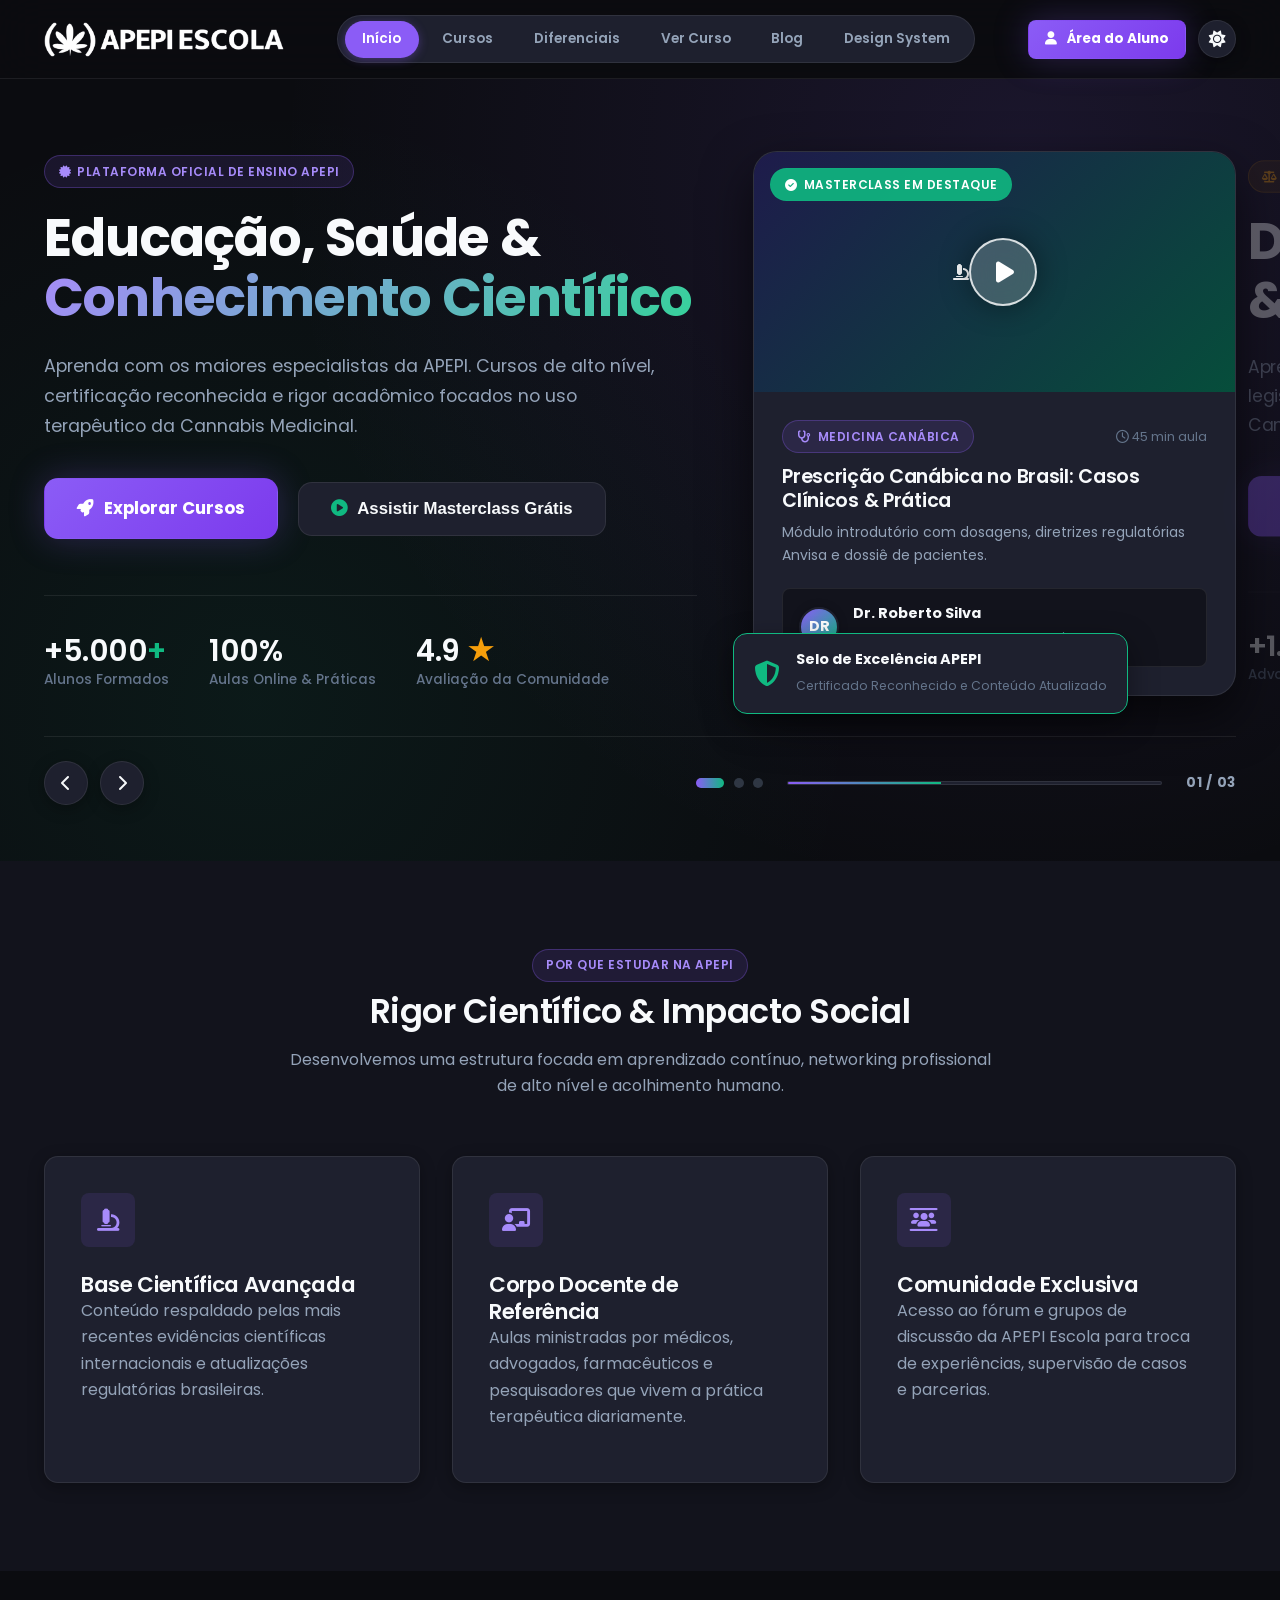
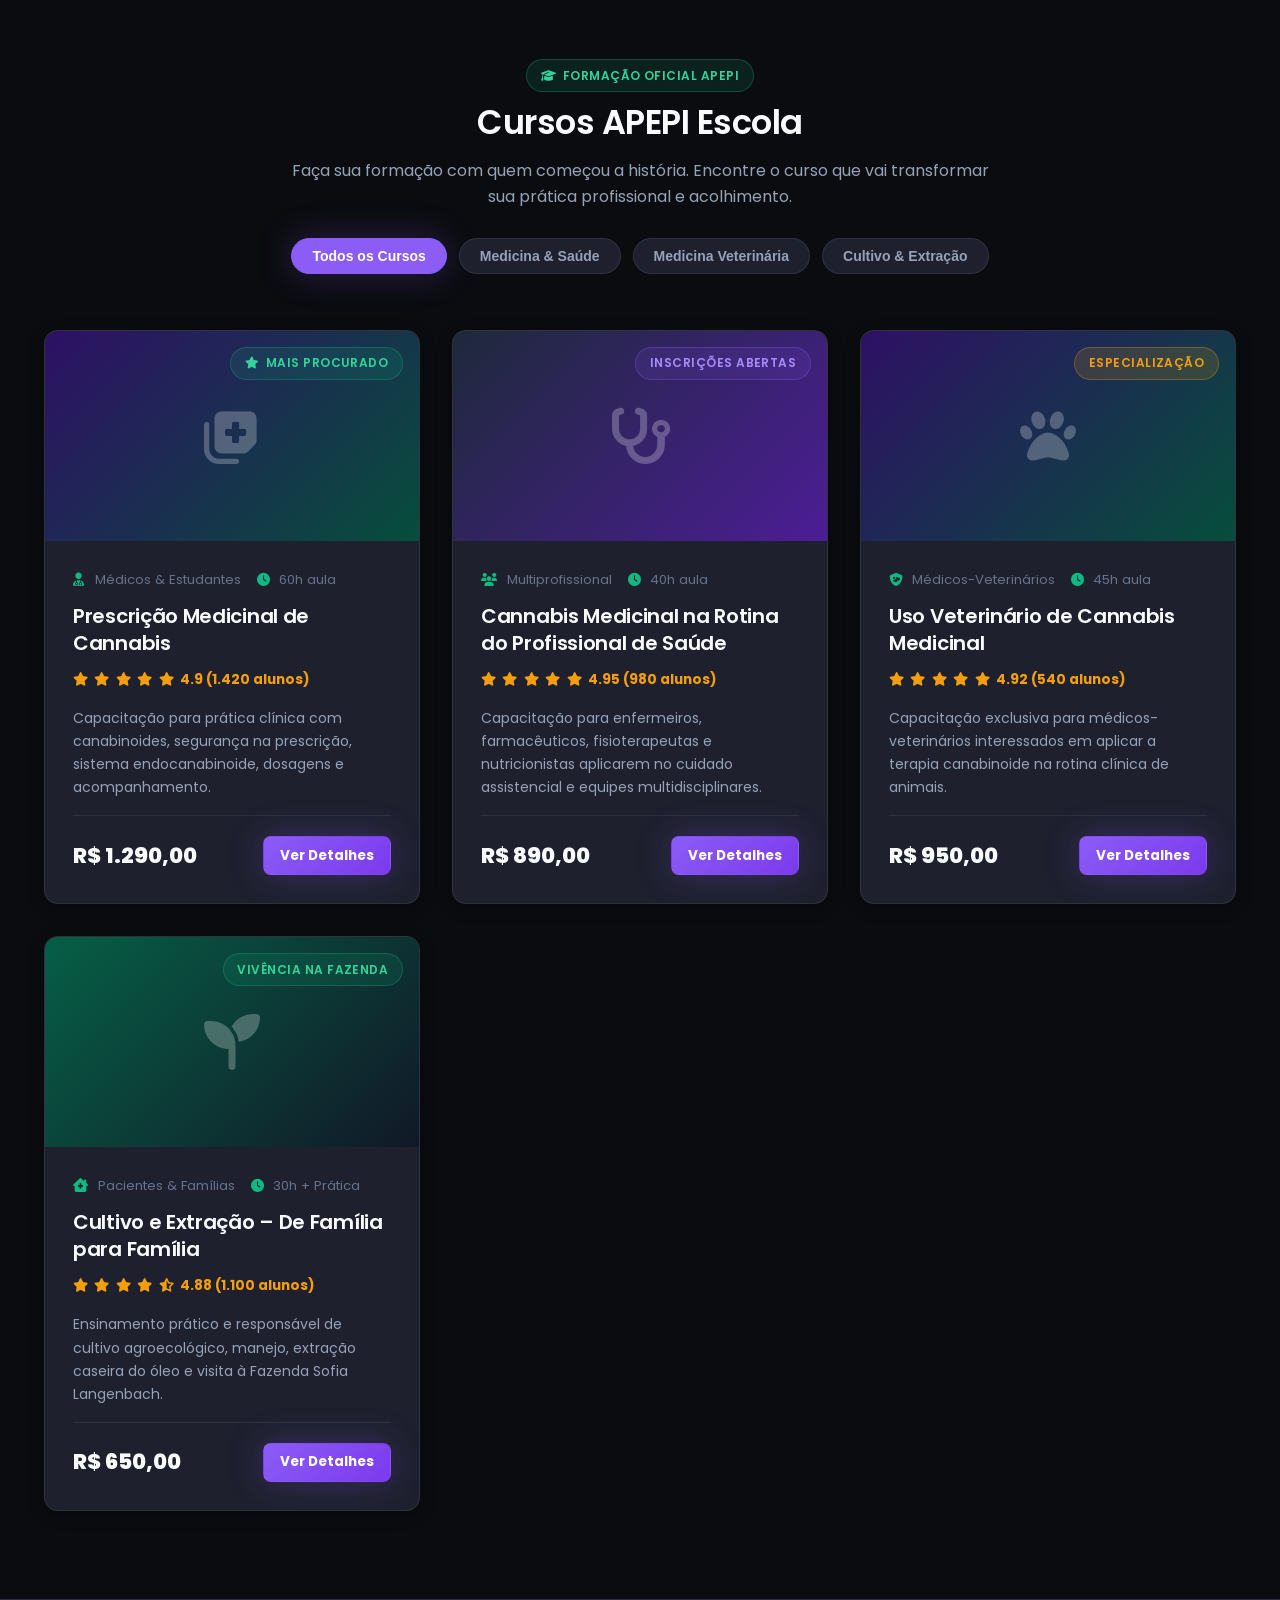
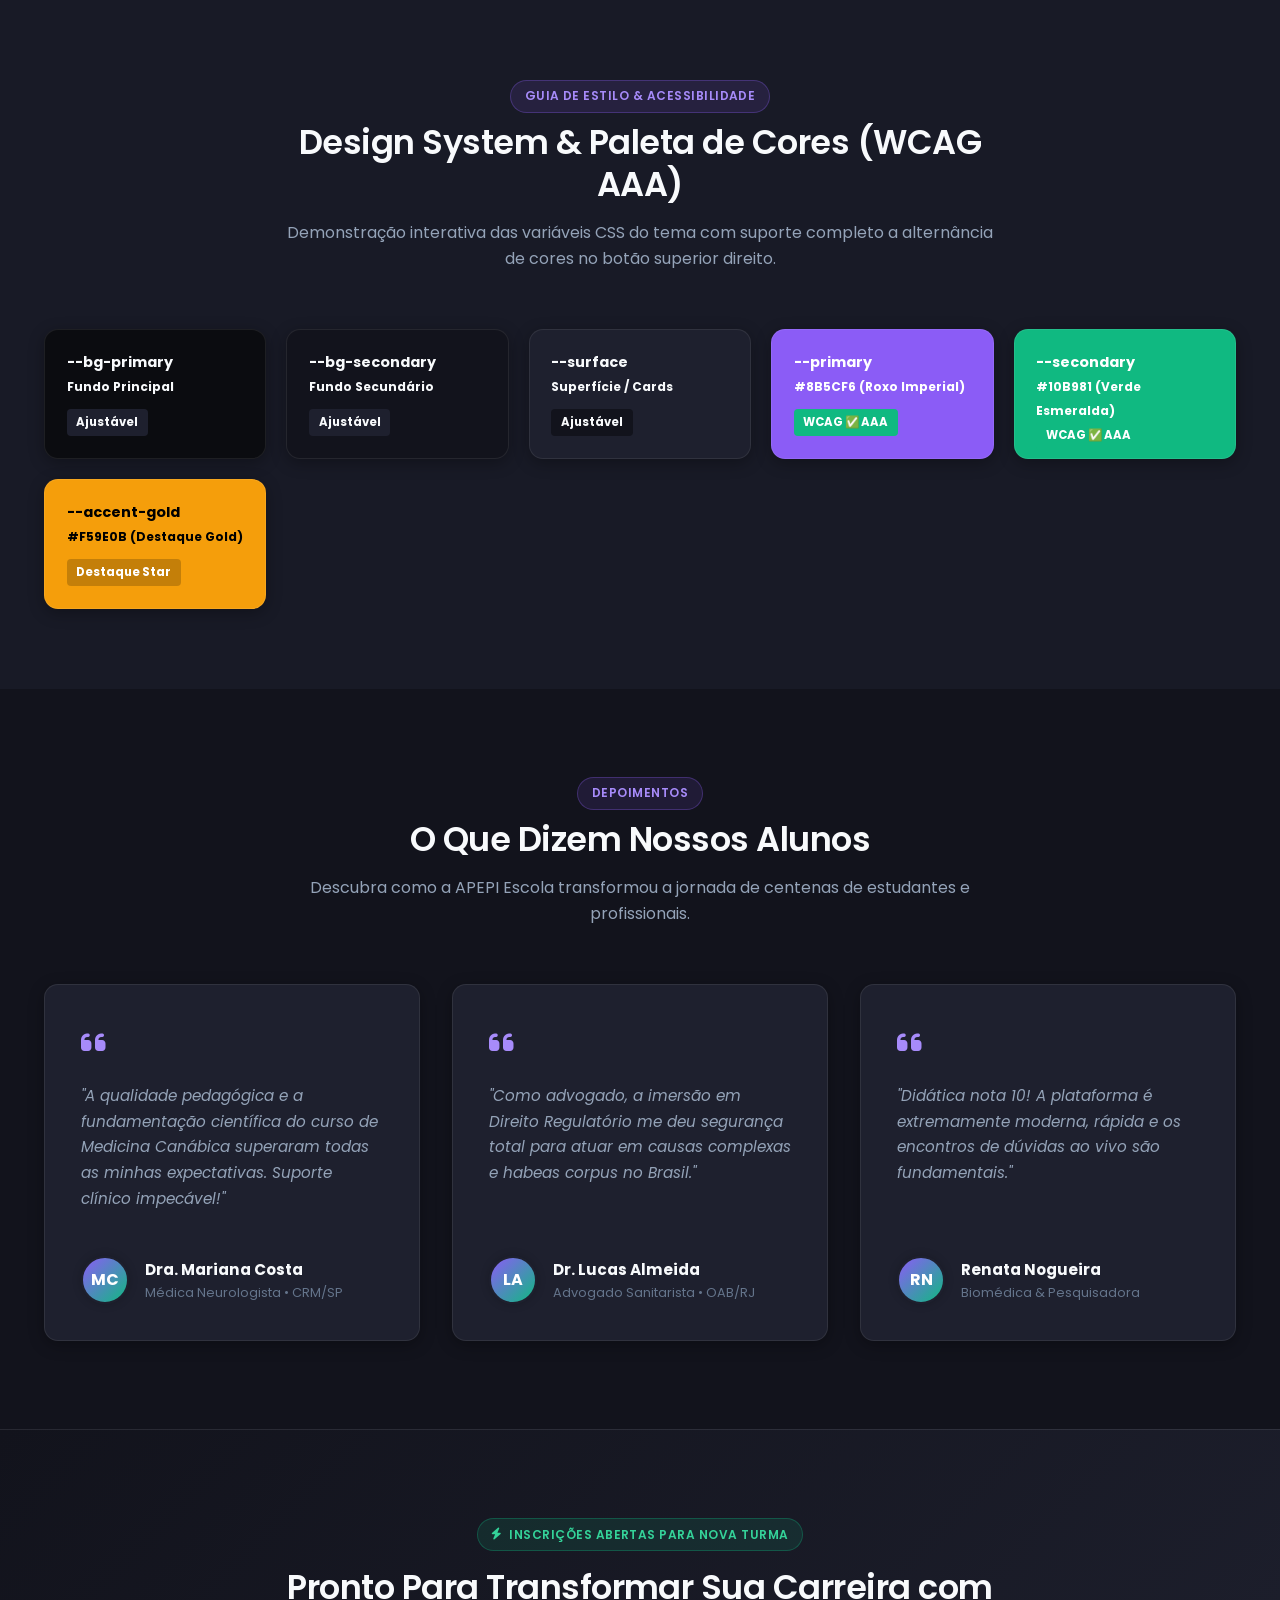
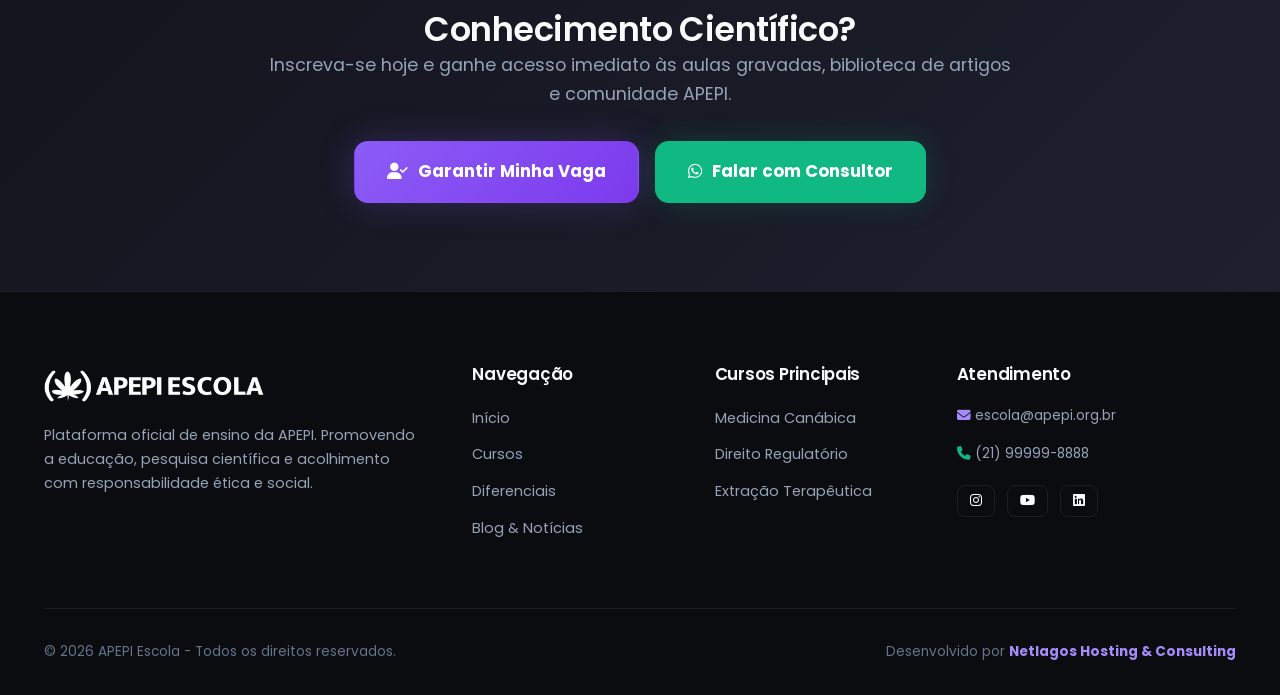
<file: wireframes/index.html>
<!DOCTYPE html>
<html lang="pt-BR" data-theme="dark">
<head>
  <meta charset="UTF-8">
  <meta name="viewport" content="width=device-width, initial-scale=1.0">
  <title>APEPI Escola - Cursos & Formações em Cannabis Medicinal</title>
  <meta name="description" content="Plataforma oficial de ensino APEPI. Cursos, pós-graduações e masterclasses sobre medicina canábica, direito regulatório e ciência com os maiores especialistas do Brasil.">
  <link rel="stylesheet" href="styles.css">
</head>
<body>

  <header class="header-navbar">
    <div class="container navbar-content">
      <a href="index.html" class="brand-logo">
        <img src="assets/logo_apepi_escola_dark.png" alt="APEPI Escola" class="logo-img logo-dark">
        <img src="assets/logo_apepi_escola.png" alt="APEPI Escola" class="logo-img logo-light">
      </a>

      <nav>
        <ul class="nav-links" id="navLinks">
          <li><a href="index.html" class="active">Início</a></li>
          <li><a href="#cursos">Cursos</a></li>
          <li><a href="#diferenciais">Diferenciais</a></li>
          <li><a href="course-detail.html">Ver Curso</a></li>
          <li><a href="blog-single.html">Blog</a></li>
          <li><a href="#design-system">Design System</a></li>
        </ul>
      </nav>

      <div class="nav-actions">
        <a href="#cursos" class="btn btn-primary btn-sm">
          <i class="fa-solid fa-user"></i> Área do Aluno
        </a>
        <button id="themeToggleBtn" class="theme-toggle-btn" title="Mudar para Modo Claro" aria-label="Mudar para Modo Claro">
          <i class="fa-solid fa-sun"></i>
        </button>
        <button class="mobile-menu-btn" id="mobileMenuBtn" aria-label="Abrir Menu">
          <i class="fa-solid fa-bars"></i>
        </button>
      </div>
    </div>
  </header>

  <section class="hero-section">
    <div class="container hero-slider-container">
      <div class="hero-slides-track">

        <div class="hero-slide active">
          <div class="hero-grid">
            <div class="hero-content">
              <div class="tagline">
                <span class="badge badge-purple">
                  <i class="fa-solid fa-certificate"></i> Plataforma Oficial de Ensino APEPI
                </span>
              </div>
              <h1 class="hero-title">
                Educação, Saúde & <span class="gradient-text">Conhecimento Científico</span>
              </h1>
              <p class="hero-description">
                Aprenda com os maiores especialistas da APEPI. Cursos de alto nível, certificação reconhecida e rigor acadômico focados no uso terapêutico da Cannabis Medicinal.
              </p>
              <div class="hero-cta">
                <a href="#cursos" class="btn btn-primary btn-lg">
                  <i class="fa-solid fa-rocket"></i> Explorar Cursos
                </a>
                <button class="btn btn-ghost btn-lg hero-trailer-trigger">
                  <i class="fa-solid fa-circle-play" style="color:var(--secondary);"></i> Assistir Masterclass Grátis
                </button>
              </div>

              <div class="hero-stats">
                <div class="stat-item">
                  <h4>+5.000<span>+</span></h4>
                  <p>Alunos Formados</p>
                </div>
                <div class="stat-item">
                  <h4>100%</h4>
                  <p>Aulas Online & Práticas</p>
                </div>
                <div class="stat-item">
                  <h4>4.9 <span style="color:var(--accent-gold);">★</span></h4>
                  <p>Avaliação da Comunidade</p>
                </div>
              </div>
            </div>

            <div class="hero-visual">
              <div class="hero-preview-card">
                <div class="hero-preview-thumb thumb-play-trigger">
                  <i class="fa-solid fa-microscope main-icon"></i>
                  <div class="play-trigger">
                    <i class="fa-solid fa-play"></i>
                  </div>
                  <span class="badge badge-green" style="position:absolute; top:1rem; left:1rem; background:rgba(16,185,129,0.9); color:#fff;">
                    <i class="fa-solid fa-circle-check"></i> Masterclass em Destaque
                  </span>
                </div>

                <div class="hero-preview-body">
                  <div style="display:flex; justify-content:space-between; align-items:center; margin-bottom:0.75rem;">
                    <span class="badge badge-purple"><i class="fa-solid fa-stethoscope"></i> Medicina Canábica</span>
                    <span style="color: var(--text-muted); font-size: 0.8rem;"><i class="fa-regular fa-clock"></i> 45 min aula</span>
                  </div>
                  <h3 style="margin-bottom: 0.5rem; font-size: 1.2rem;">Prescrição Canábica no Brasil: Casos Clínicos & Prática</h3>
                  <p style="font-size: 0.875rem; color: var(--text-secondary); margin-bottom: 1.25rem;">Módulo introdutório com dosagens, diretrizes regulatórias Anvisa e dossiê de pacientes.</p>

                  <div style="background: var(--bg-secondary); padding: 0.85rem 1rem; border-radius: var(--radius-sm); display: flex; gap: 0.85rem; align-items: center; border: 1px solid var(--border-color);">
                    <div class="avatar" style="width:40px; height:40px; font-size:0.9rem;">DR</div>
                    <div>
                      <strong style="color: var(--text-primary); font-size: 0.9rem; display:block;">Dr. Roberto Silva</strong>
                      <span style="font-size: 0.775rem; color: var(--text-muted);">Médico Pesquisador APEPI • CRM/RJ</span>
                    </div>
                  </div>
                </div>
              </div>

              <div class="floating-badge">
                <i class="fa-solid fa-shield-halved"></i>
                <div>
                  <strong>Selo de Excelência APEPI</strong>
                  <span>Certificado Reconhecido e Conteúdo Atualizado</span>
                </div>
              </div>
            </div>
          </div>
        </div>

        <div class="hero-slide">
          <div class="hero-grid">
            <div class="hero-content">
              <div class="tagline">
                <span class="badge badge-gold">
                  <i class="fa-solid fa-scale-balanced"></i> Especialização Jurídica
                </span>
              </div>
              <h1 class="hero-title">
                Direito, Regulamentação & <span class="gradient-text">Proteção ao Paciente</span>
              </h1>
              <p class="hero-description">
                Aprenda a fundamentar petições de Habeas Corpus, domine a legislação ANVISA e atue com segurança jurídica no ecossistema da Cannabis Medicinal no Brasil.
              </p>
              <div class="hero-cta">
                <a href="#cursos" class="btn btn-primary btn-lg">
                  <i class="fa-solid fa-gavel"></i> Ver Cursos Jurídicos
                </a>
                <button class="btn btn-ghost btn-lg hero-trailer-trigger">
                  <i class="fa-solid fa-circle-play" style="color:var(--secondary);"></i> Assistir Aula Aberta
                </button>
              </div>

              <div class="hero-stats">
                <div class="stat-item">
                  <h4>+1.200<span>+</span></h4>
                  <p>Advogados & Juristas</p>
                </div>
                <div class="stat-item">
                  <h4>100%</h4>
                  <p>Peças & Casos Reais</p>
                </div>
                <div class="stat-item">
                  <h4>5.0 <span style="color:var(--accent-gold);">★</span></h4>
                  <p>Recomendação OAB</p>
                </div>
              </div>
            </div>

            <div class="hero-visual">
              <div class="hero-preview-card">
                <div class="hero-preview-thumb course-thumb-gradient-2 thumb-play-trigger">
                  <i class="fa-solid fa-scale-unbalanced-flip main-icon"></i>
                  <div class="play-trigger">
                    <i class="fa-solid fa-play"></i>
                  </div>
                  <span class="badge badge-purple" style="position:absolute; top:1rem; left:1rem; background:rgba(139,92,246,0.9); color:#fff;">
                    <i class="fa-solid fa-book-bookmark"></i> Módulo Prático Em Destaque
                  </span>
                </div>

                <div class="hero-preview-body">
                  <div style="display:flex; justify-content:space-between; align-items:center; margin-bottom:0.75rem;">
                    <span class="badge badge-gold"><i class="fa-solid fa-scale-balanced"></i> Direito Sanitarista</span>
                    <span style="color: var(--text-muted); font-size: 0.8rem;"><i class="fa-regular fa-clock"></i> 30h Certificadas</span>
                  </div>
                  <h3 style="margin-bottom: 0.5rem; font-size: 1.2rem;">Habeas Corpus Terapêutico & Tutelas de Urgência</h3>
                  <p style="font-size: 0.875rem; color: var(--text-secondary); margin-bottom: 1.25rem;">Elaboração de peças, jurisprudência do STJ/STF e pareceres técnicos regulatórios.</p>

                  <div style="background: var(--bg-secondary); padding: 0.85rem 1rem; border-radius: var(--radius-sm); display: flex; gap: 0.85rem; align-items: center; border: 1px solid var(--border-color);">
                    <div class="avatar" style="width:40px; height:40px; font-size:0.9rem; background:linear-gradient(135deg, var(--accent-gold), var(--primary));">AM</div>
                    <div>
                      <strong style="color: var(--text-primary); font-size: 0.9rem; display:block;">Dra. Amanda Medeiros</strong>
                      <span style="font-size: 0.775rem; color: var(--text-muted);">Advogada Sanitarista • OAB/RJ</span>
                    </div>
                  </div>
                </div>
              </div>

              <div class="floating-badge">
                <i class="fa-solid fa-gavel"></i>
                <div>
                  <strong>Suporte Jurídico APEPI</strong>
                  <span>Modelos de Peças e Análise de Casos</span>
                </div>
              </div>
            </div>
          </div>
        </div>

        <div class="hero-slide">
          <div class="hero-grid">
            <div class="hero-content">
              <div class="tagline">
                <span class="badge badge-green">
                  <i class="fa-solid fa-seedling"></i> Vivência Prática na Fazenda
                </span>
              </div>
              <h1 class="hero-title">
                Cultivo, Manejo & <span class="gradient-text">Extração Terapêutica</span>
              </h1>
              <p class="hero-description">
                Aprenda a arte do cultivo agroecológico, extração caseira com segurança e controle de qualidade direto na Fazenda Sofia Langenbach.
              </p>
              <div class="hero-cta">
                <a href="#cursos" class="btn btn-primary btn-lg">
                  <i class="fa-solid fa-leaf"></i> Conhecer Imersão
                </a>
                <button class="btn btn-ghost btn-lg hero-trailer-trigger">
                  <i class="fa-solid fa-circle-play" style="color:var(--secondary);"></i> Assistir Tour Virtual
                </button>
              </div>

              <div class="hero-stats">
                <div class="stat-item">
                  <h4>+1.100<span>+</span></h4>
                  <p>Famílias Capacitadas</p>
                </div>
                <div class="stat-item">
                  <h4>100%</h4>
                  <p>Agroecológico & Orgânico</p>
                </div>
                <div class="stat-item">
                  <h4>4.95 <span style="color:var(--accent-gold);">★</span></h4>
                  <p>Vivência Presencial</p>
                </div>
              </div>
            </div>

            <div class="hero-visual">
              <div class="hero-preview-card">
                <div class="hero-preview-thumb course-thumb-gradient-3 thumb-play-trigger">
                  <i class="fa-solid fa-house-chimney-medical main-icon"></i>
                  <div class="play-trigger">
                    <i class="fa-solid fa-play"></i>
                  </div>
                  <span class="badge badge-green" style="position:absolute; top:1rem; left:1rem; background:rgba(16,185,129,0.9); color:#fff;">
                    <i class="fa-solid fa-sun"></i> Imersão Presencial + Online
                  </span>
                </div>

                <div class="hero-preview-body">
                  <div style="display:flex; justify-content:space-between; align-items:center; margin-bottom:0.75rem;">
                    <span class="badge badge-green"><i class="fa-solid fa-seedling"></i> Cultivo Agroecológico</span>
                    <span style="color: var(--text-muted); font-size: 0.8rem;"><i class="fa-regular fa-clock"></i> 30h + Prática</span>
                  </div>
                  <h3 style="margin-bottom: 0.5rem; font-size: 1.2rem;">Extração Terapêutica de Óleos: De Família para Família</h3>
                  <p style="font-size: 0.875rem; color: var(--text-secondary); margin-bottom: 1.25rem;">Manejo de pragas, secagem, descarboxilação e dosagem artesanal segura.</p>

                  <div style="background: var(--bg-secondary); padding: 0.85rem 1rem; border-radius: var(--radius-sm); display: flex; gap: 0.85rem; align-items: center; border: 1px solid var(--border-color);">
                    <div class="avatar" style="width:40px; height:40px; font-size:0.9rem; background:linear-gradient(135deg, var(--secondary), var(--primary));">GM</div>
                    <div>
                      <strong style="color: var(--text-primary); font-size: 0.9rem; display:block;">Engº Gabriel Martins</strong>
                      <span style="font-size: 0.775rem; color: var(--text-muted);">Pesquisador Agroecológico APEPI</span>
                    </div>
                  </div>
                </div>
              </div>

              <div class="floating-badge">
                <i class="fa-solid fa-wheat-awn"></i>
                <div>
                  <strong>Fazenda Sofia Langenbach</strong>
                  <span>Aprenda na Maior Associação do Brasil</span>
                </div>
              </div>
            </div>
          </div>
        </div>

      </div>

      <div class="slider-nav-controls">
        <div class="slider-arrows">
          <button class="slider-arrow-btn slider-prev-btn" title="Slide Anterior" aria-label="Slide Anterior">
            <i class="fa-solid fa-chevron-left"></i>
          </button>
          <button class="slider-arrow-btn slider-next-btn" title="Próximo Slide" aria-label="Próximo Slide">
            <i class="fa-solid fa-chevron-right"></i>
          </button>
        </div>

        <div class="slider-indicators-wrapper">
          <div class="slider-dots">
            <button class="slider-dot active" aria-label="Ir para Slide 1"></button>
            <button class="slider-dot" aria-label="Ir para Slide 2"></button>
            <button class="slider-dot" aria-label="Ir para Slide 3"></button>
          </div>

          <div class="slider-progress-track">
            <div class="slider-progress-bar"></div>
          </div>

          <span class="slider-counter">01 / 03</span>
        </div>
      </div>

    </div>
  </section>

  <section class="features-section" id="diferenciais">
    <div class="container">
      <div class="section-header">
        <span class="badge badge-purple">Por Que Estudar Na APEPI</span>
        <h2>Rigor Científico & Impacto Social</h2>
        <p>Desenvolvemos uma estrutura focada em aprendizado contínuo, networking profissional de alto nível e acolhimento humano.</p>
      </div>

      <div class="grid-3">
        <div class="feature-card">
          <div class="feature-icon"><i class="fa-solid fa-microscope"></i></div>
          <h3>Base Científica Avançada</h3>
          <p>Conteúdo respaldado pelas mais recentes evidências científicas internacionais e atualizações regulatórias brasileiras.</p>
        </div>

        <div class="feature-card">
          <div class="feature-icon"><i class="fa-solid fa-chalkboard-user"></i></div>
          <h3>Corpo Docente de Referência</h3>
          <p>Aulas ministradas por médicos, advogados, farmacêuticos e pesquisadores que vivem a prática terapêutica diariamente.</p>
        </div>

        <div class="feature-card">
          <div class="feature-icon"><i class="fa-solid fa-users-between-lines"></i></div>
          <h3>Comunidade Exclusiva</h3>
          <p>Acesso ao fórum e grupos de discussão da APEPI Escola para troca de experiências, supervisão de casos e parcerias.</p>
        </div>
      </div>
    </div>
  </section>

  <section class="courses-section" id="cursos">
    <div class="container">
      <div class="section-header">
        <span class="badge badge-green"><i class="fa-solid fa-graduation-cap"></i> Formação Oficial APEPI</span>
        <h2>Cursos APEPI Escola</h2>
        <p>Faça sua formação com quem começou a história. Encontre o curso que vai transformar sua prática profissional e acolhimento.</p>

        <div class="category-pills">
          <button class="pill-btn active filter-btn" data-filter="all">Todos os Cursos</button>
          <button class="pill-btn filter-btn" data-filter="medicina">Medicina & Saúde</button>
          <button class="pill-btn filter-btn" data-filter="veterinaria">Medicina Veterinária</button>
          <button class="pill-btn filter-btn" data-filter="cultivo">Cultivo & Extração</button>
        </div>
      </div>

      <div class="grid-3" style="grid-template-columns: repeat(auto-fit, minmax(280px, 1fr));">
        
        <div class="course-card" data-category="medicina">
          <div class="course-thumb course-thumb-gradient-1">
            <i class="fa-solid fa-notes-medical main-icon"></i>
            <span class="badge badge-green"><i class="fa-solid fa-star"></i> Mais Procurado</span>
          </div>
          <div class="course-body">
            <div class="course-meta">
              <span><i class="fa-solid fa-user-doctor"></i> Médicos & Estudantes</span>
              <span><i class="fa-solid fa-clock"></i> 60h aula</span>
            </div>
            <h3 class="course-title">Prescrição Medicinal de Cannabis</h3>
            <div class="course-rating">
              <i class="fa-solid fa-star"></i>
              <i class="fa-solid fa-star"></i>
              <i class="fa-solid fa-star"></i>
              <i class="fa-solid fa-star"></i>
              <i class="fa-solid fa-star"></i>
              <span>4.9 (1.420 alunos)</span>
            </div>
            <p style="font-size: 0.875rem;">Capacitação para prática clínica com canabinoides, segurança na prescrição, sistema endocanabinoide, dosagens e acompanhamento.</p>

            <div class="course-footer">
              <span class="course-price">R$ 1.290,00</span>
              <a href="course-detail.html" class="btn btn-primary btn-sm">Ver Detalhes</a>
            </div>
          </div>
        </div>

        <div class="course-card" data-category="medicina">
          <div class="course-thumb course-thumb-gradient-2">
            <i class="fa-solid fa-stethoscope main-icon"></i>
            <span class="badge badge-purple">Inscrições Abertas</span>
          </div>
          <div class="course-body">
            <div class="course-meta">
              <span><i class="fa-solid fa-users"></i> Multiprofissional</span>
              <span><i class="fa-solid fa-clock"></i> 40h aula</span>
            </div>
            <h3 class="course-title">Cannabis Medicinal na Rotina do Profissional de Saúde</h3>
            <div class="course-rating">
              <i class="fa-solid fa-star"></i>
              <i class="fa-solid fa-star"></i>
              <i class="fa-solid fa-star"></i>
              <i class="fa-solid fa-star"></i>
              <i class="fa-solid fa-star"></i>
              <span>4.95 (980 alunos)</span>
            </div>
            <p style="font-size: 0.875rem;">Capacitação para enfermeiros, farmacêuticos, fisioterapeutas e nutricionistas aplicarem no cuidado assistencial e equipes multidisciplinares.</p>

            <div class="course-footer">
              <span class="course-price">R$ 890,00</span>
              <a href="course-detail.html" class="btn btn-primary btn-sm">Ver Detalhes</a>
            </div>
          </div>
        </div>

        <div class="course-card" data-category="veterinaria">
          <div class="course-thumb course-thumb-gradient-1">
            <i class="fa-solid fa-paw main-icon"></i>
            <span class="badge badge-gold">Especialização</span>
          </div>
          <div class="course-body">
            <div class="course-meta">
              <span><i class="fa-solid fa-shield-dog"></i> Médicos-Veterinários</span>
              <span><i class="fa-solid fa-clock"></i> 45h aula</span>
            </div>
            <h3 class="course-title">Uso Veterinário de Cannabis Medicinal</h3>
            <div class="course-rating">
              <i class="fa-solid fa-star"></i>
              <i class="fa-solid fa-star"></i>
              <i class="fa-solid fa-star"></i>
              <i class="fa-solid fa-star"></i>
              <i class="fa-solid fa-star"></i>
              <span>4.92 (540 alunos)</span>
            </div>
            <p style="font-size: 0.875rem;">Capacitação exclusiva para médicos-veterinários interessados em aplicar a terapia canabinoide na rotina clínica de animais.</p>

            <div class="course-footer">
              <span class="course-price">R$ 950,00</span>
              <a href="course-detail.html" class="btn btn-primary btn-sm">Ver Detalhes</a>
            </div>
          </div>
        </div>

        <div class="course-card" data-category="cultivo">
          <div class="course-thumb course-thumb-gradient-3">
            <i class="fa-solid fa-seedling main-icon"></i>
            <span class="badge badge-green">Vivência na Fazenda</span>
          </div>
          <div class="course-body">
            <div class="course-meta">
              <span><i class="fa-solid fa-house-chimney-medical"></i> Pacientes & Famílias</span>
              <span><i class="fa-solid fa-clock"></i> 30h + Prática</span>
            </div>
            <h3 class="course-title">Cultivo e Extração – De Família para Família</h3>
            <div class="course-rating">
              <i class="fa-solid fa-star"></i>
              <i class="fa-solid fa-star"></i>
              <i class="fa-solid fa-star"></i>
              <i class="fa-solid fa-star"></i>
              <i class="fa-solid fa-star-half-stroke"></i>
              <span>4.88 (1.100 alunos)</span>
            </div>
            <p style="font-size: 0.875rem;">Ensinamento prático e responsável de cultivo agroecológico, manejo, extração caseira do óleo e visita à Fazenda Sofia Langenbach.</p>

            <div class="course-footer">
              <span class="course-price">R$ 650,00</span>
              <a href="course-detail.html" class="btn btn-primary btn-sm">Ver Detalhes</a>
            </div>
          </div>
        </div>
      </div>
    </div>
  </section>

  <section class="palette-section" id="design-system">
    <div class="container">
      <div class="section-header">
        <span class="badge badge-purple">Guia de Estilo & Acessibilidade</span>
        <h2>Design System & Paleta de Cores (WCAG AAA)</h2>
        <p>Demonstração interativa das variáveis CSS do tema com suporte completo a alternância de cores no botão superior direito.</p>
      </div>

      <div class="swatch-grid">
        <div class="swatch-card" style="background-color: var(--bg-primary); color: var(--text-primary);">
          <div>
            <div>--bg-primary</div>
            <small>Fundo Principal</small>
          </div>
          <span class="wcag-badge" style="background: var(--surface); color: var(--text-primary);">Ajustável</span>
        </div>

        <div class="swatch-card" style="background-color: var(--bg-secondary); color: var(--text-primary);">
          <div>
            <div>--bg-secondary</div>
            <small>Fundo Secundário</small>
          </div>
          <span class="wcag-badge" style="background: var(--surface); color: var(--text-primary);">Ajustável</span>
        </div>

        <div class="swatch-card" style="background-color: var(--surface); color: var(--text-primary);">
          <div>
            <div>--surface</div>
            <small>Superfície / Cards</small>
          </div>
          <span class="wcag-badge" style="background: var(--bg-secondary); color: var(--text-primary);">Ajustável</span>
        </div>

        <div class="swatch-card" style="background-color: #8B5CF6; color: #FFFFFF;">
          <div>
            <div>--primary</div>
            <small>#8B5CF6 (Roxo Imperial)</small>
          </div>
          <span class="wcag-badge" style="background: #10B981; color: #fff;">WCAG ✅ AAA</span>
        </div>

        <div class="swatch-card" style="background-color: #10B981; color: #FFFFFF;">
          <div>
            <div>--secondary</div>
            <small>#10B981 (Verde Esmeralda)</small>
          </div>
          <span class="wcag-badge" style="background: #10B981; color: #fff;">WCAG ✅ AAA</span>
        </div>

        <div class="swatch-card" style="background-color: #F59E0B; color: #000000;">
          <div>
            <div>--accent-gold</div>
            <small>#F59E0B (Destaque Gold)</small>
          </div>
          <span class="wcag-badge" style="background: rgba(0,0,0,0.2); color:#fff;">Destaque Star</span>
        </div>
      </div>
    </div>
  </section>

  <section class="testimonials-section">
    <div class="container">
      <div class="section-header">
        <span class="badge badge-purple">Depoimentos</span>
        <h2>O Que Dizem Nossos Alunos</h2>
        <p>Descubra como a APEPI Escola transformou a jornada de centenas de estudantes e profissionais.</p>
      </div>

      <div class="grid-3">
        <div class="testimonial-card">
          <div>
            <div class="quote-icon"><i class="fa-solid fa-quote-left"></i></div>
            <p style="font-size:0.95rem; font-style:italic; line-height:1.7;">"A qualidade pedagógica e a fundamentação científica do curso de Medicina Canábica superaram todas as minhas expectativas. Suporte clínico impecável!"</p>
          </div>
          <div class="user-profile">
            <div class="avatar">MC</div>
            <div>
              <strong style="color:var(--text-primary); font-size:0.95rem; display:block;">Dra. Mariana Costa</strong>
              <p style="margin:0; font-size:0.8rem; color:var(--text-muted);">Médica Neurologista • CRM/SP</p>
            </div>
          </div>
        </div>

        <div class="testimonial-card">
          <div>
            <div class="quote-icon"><i class="fa-solid fa-quote-left"></i></div>
            <p style="font-size:0.95rem; font-style:italic; line-height:1.7;">"Como advogado, a imersão em Direito Regulatório me deu segurança total para atuar em causas complexas e habeas corpus no Brasil."</p>
          </div>
          <div class="user-profile">
            <div class="avatar">LA</div>
            <div>
              <strong style="color:var(--text-primary); font-size:0.95rem; display:block;">Dr. Lucas Almeida</strong>
              <p style="margin:0; font-size:0.8rem; color:var(--text-muted);">Advogado Sanitarista • OAB/RJ</p>
            </div>
          </div>
        </div>

        <div class="testimonial-card">
          <div>
            <div class="quote-icon"><i class="fa-solid fa-quote-left"></i></div>
            <p style="font-size:0.95rem; font-style:italic; line-height:1.7;">"Didática nota 10! A plataforma é extremamente moderna, rápida e os encontros de dúvidas ao vivo são fundamentais."</p>
          </div>
          <div class="user-profile">
            <div class="avatar">RN</div>
            <div>
              <strong style="color:var(--text-primary); font-size:0.95rem; display:block;">Renata Nogueira</strong>
              <p style="margin:0; font-size:0.8rem; color:var(--text-muted);">Biomédica & Pesquisadora</p>
            </div>
          </div>
        </div>
      </div>
    </div>
  </section>

  <section class="cta-banner" id="contato">
    <div class="container cta-box">
      <span class="badge badge-green" style="margin-bottom:1rem;">
        <i class="fa-solid fa-bolt"></i> Inscrições Abertas para Nova Turma
      </span>
      <h2>Pronto Para Transformar Sua Carreira com Conhecimento Científico?</h2>
      <p style="font-size:1.1rem; margin-bottom: 2rem;">Inscreva-se hoje e ganhe acesso imediato às aulas gravadas, biblioteca de artigos e comunidade APEPI.</p>

      <div style="display:flex; justify-content:center; gap:1rem; flex-wrap:wrap;">
        <a href="#cursos" class="btn btn-primary btn-lg">
          <i class="fa-solid fa-user-check"></i> Garantir Minha Vaga
        </a>
        <a href="https://wa.me/5521999998888" target="_blank" class="btn btn-secondary btn-lg">
          <i class="fa-brands fa-whatsapp"></i> Falar com Consultor
        </a>
      </div>
    </div>
  </section>

  <footer class="site-footer">
    <div class="container">
      <div class="footer-grid">
        <div>
          <a href="index.html" class="brand-logo" style="margin-bottom:1rem;">
            <img src="assets/logo_apepi_escola_dark.png" alt="APEPI Escola" class="logo-img logo-dark">
            <img src="assets/logo_apepi_escola.png" alt="APEPI Escola" class="logo-img logo-light">
          </a>
          <p style="font-size:0.9rem; margin-top:0.75rem;">
            Plataforma oficial de ensino da APEPI. Promovendo a educação, pesquisa científica e acolhimento com responsabilidade ética e social.
          </p>
        </div>

        <div class="footer-col">
          <h4>Navegação</h4>
          <ul class="footer-links">
            <li><a href="index.html">Início</a></li>
            <li><a href="#cursos">Cursos</a></li>
            <li><a href="#diferenciais">Diferenciais</a></li>
            <li><a href="blog-single.html">Blog & Notícias</a></li>
          </ul>
        </div>

        <div class="footer-col">
          <h4>Cursos Principais</h4>
          <ul class="footer-links">
            <li><a href="course-detail.html">Medicina Canábica</a></li>
            <li><a href="course-detail.html">Direito Regulatório</a></li>
            <li><a href="course-detail.html">Extração Terapêutica</a></li>
          </ul>
        </div>

        <div class="footer-col">
          <h4>Atendimento</h4>
          <p style="font-size:0.85rem; color:var(--text-secondary);"><i class="fa-solid fa-envelope" style="color:var(--primary-hover);"></i> escola@apepi.org.br</p>
          <p style="font-size:0.85rem; color:var(--text-secondary); margin-top:0.5rem;"><i class="fa-solid fa-phone" style="color:var(--secondary);"></i> (21) 99999-8888</p>
          <div style="display:flex; gap:0.75rem; margin-top:1.25rem;">
            <a href="#" class="btn btn-outline btn-sm" style="padding:0.5rem 0.75rem;"><i class="fa-brands fa-instagram"></i></a>
            <a href="#" class="btn btn-outline btn-sm" style="padding:0.5rem 0.75rem;"><i class="fa-brands fa-youtube"></i></a>
            <a href="#" class="btn btn-outline btn-sm" style="padding:0.5rem 0.75rem;"><i class="fa-brands fa-linkedin"></i></a>
          </div>
        </div>
      </div>

      <div class="footer-bottom">
        <span>&copy; 2026 APEPI Escola - Todos os direitos reservados.</span>
        <span>Desenvolvido por <strong style="color:var(--primary-hover);">Netlagos Hosting & Consulting</strong></span>
      </div>
    </div>
  </footer>

  <div class="modal-overlay" id="videoModal">
    <div class="modal-content">
      <div class="modal-header">
        <h3 style="font-size:1.1rem; margin:0;"><i class="fa-solid fa-play" style="color:var(--secondary); margin-right:0.5rem;"></i> Masterclass Gratuita - APEPI Escola</h3>
        <button class="modal-close" id="modalCloseBtn">&times;</button>
      </div>
      <div class="modal-body">
        <div class="video-placeholder">
          <i class="fa-solid fa-circle-play" style="font-size:4rem; color:var(--primary-hover); margin-bottom:1rem;"></i>
          <h4>Demonstração de Aula Prática</h4>
          <p style="font-size:0.85rem; color:var(--text-muted); max-width:400px; margin-top:0.5rem;">
            Esta é a simulação interativa da Masterclass em Vídeo da APEPI Escola.
          </p>
        </div>
      </div>
    </div>
  </div>

  <script src="script.js"></script>
</body>
</html>
</file>
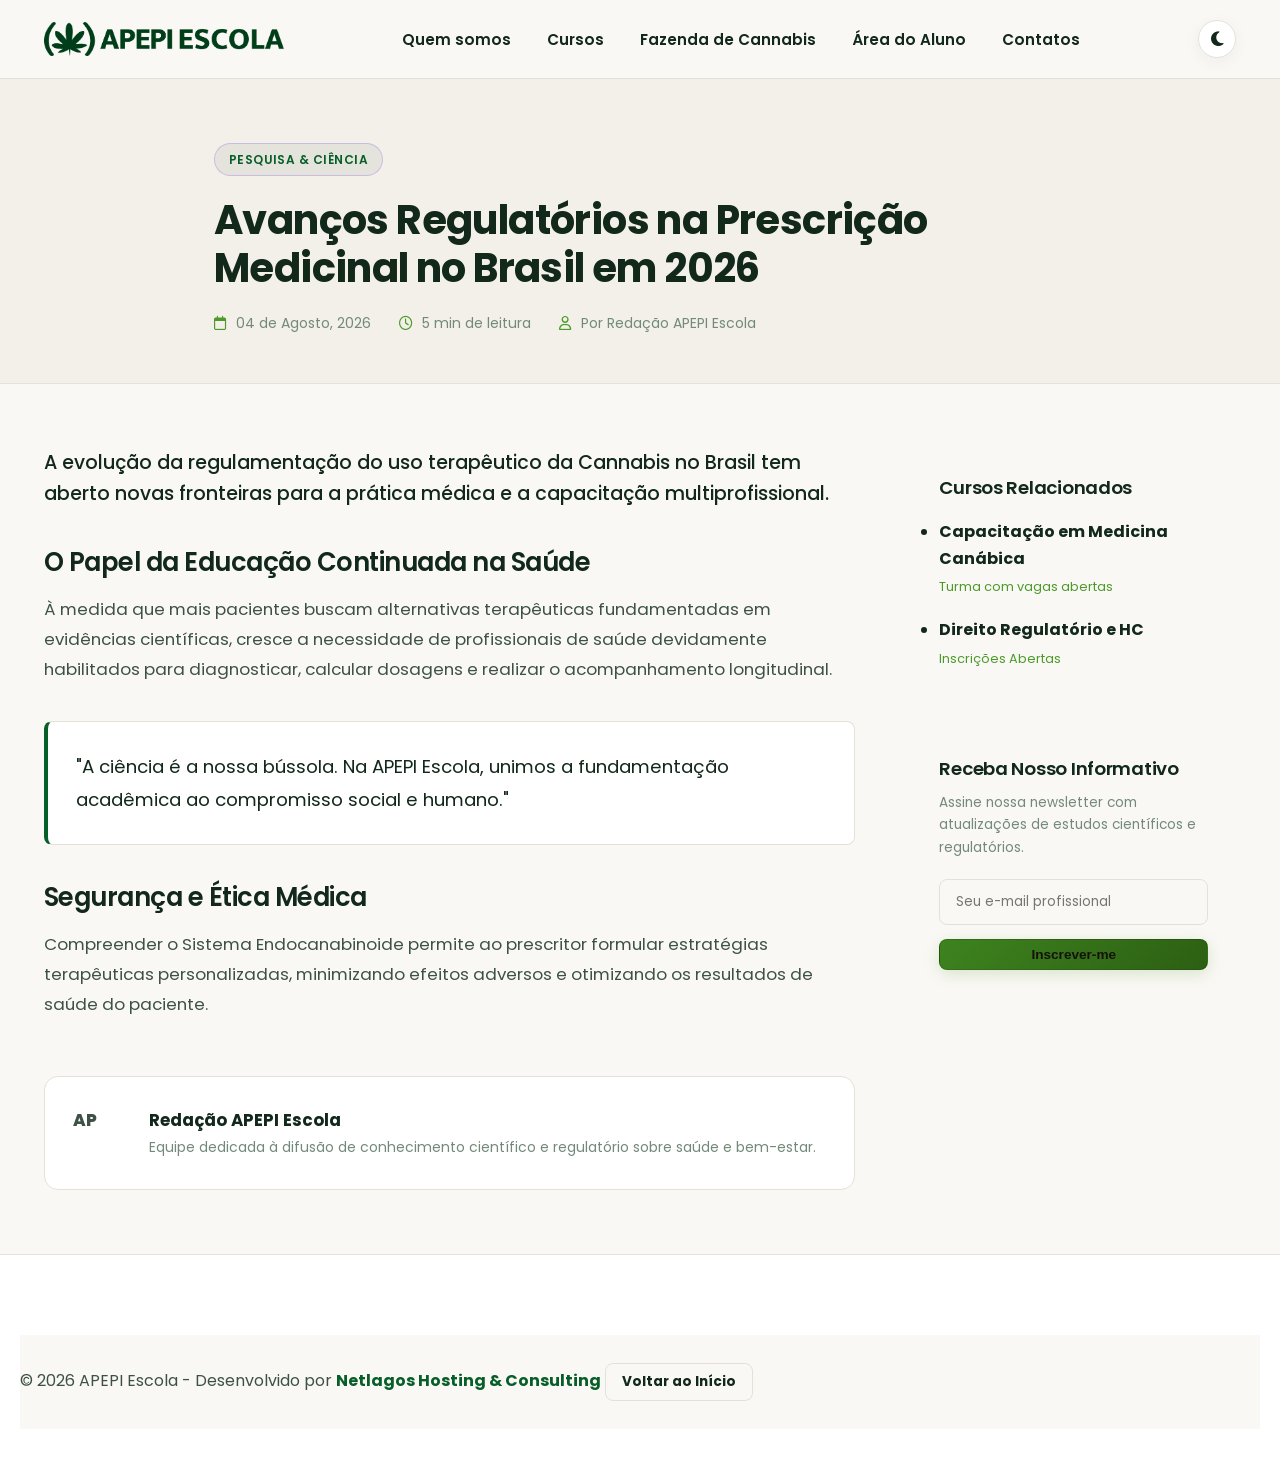
<file: blog-single.html>
<!DOCTYPE html>
<html lang="pt-BR">
<head>
  <meta charset="UTF-8">
  <meta name="viewport" content="width=device-width, initial-scale=1.0">
  <title>Avanços Regulatórios na Prescrição Medicinal - Blog APEPI Escola</title>
  <meta name="description" content="Artigo sobre a evolução da regulamentação do uso terapêutico da Cannabis no Brasil em 2026.">
  <link rel="stylesheet" href="styles.css">
</head>
<body>

  <header class="header-navbar">
    <div class="container navbar-content">
      <a href="index.html" class="brand-logo">
        <img src="assets/logo_apepi_escola_dark.png" alt="APEPI Escola" class="logo-img logo-dark">
        <img src="assets/logo_apepi_escola.png" alt="APEPI Escola" class="logo-img logo-light">
      </a>

      <nav>
                <ul class="nav-links" id="navLinks">
          <li><a href="quem-somos.html">Quem somos</a></li>
          <li class="menu-item-has-children">
            <a href="index.html#cursos">Cursos</a>
            <ul class="sub-menu">
              <li><a href="course-detail.html">Prescrição Médica</a></li>
              <li><a href="course-detail-vet.html">Prescrição Veterinária</a></li>
              <li><a href="course-detail-cultivo.html">Cultivo Agroecológico & Extração</a></li>
              <li><a href="index.html#cursos">Ver Todos os Cursos</a></li>
            </ul>
          </li>
          <li><a href="fazenda.html">Fazenda de Cannabis</a></li>
          <li><a href="index.html#contato">Área do Aluno</a></li>
          <li><a href="index.html#contato">Contatos</a></li>
        </ul>
      </nav>

      <div class="nav-actions">
        <button id="themeToggleBtn" class="theme-toggle-btn" title="Alternar Modo de Cores" aria-label="Alternar Modo de Cores">
          <i class="fa-solid fa-moon"></i>
        </button>
        <button class="mobile-menu-btn" id="mobileMenuBtn" aria-label="Abrir Menu">
          <i class="fa-solid fa-bars"></i>
        </button>
      </div>
    </div>
  </header>

  <section style="padding: 4rem 0 3rem; background: var(--bg-secondary); border-bottom: 1px solid var(--border-color);">
    <div class="container" style="max-width: 900px;">
      <span class="badge badge-purple" style="margin-bottom: 1.25rem;">Pesquisa & Ciência</span>
      <h1 style="font-size:2.5rem; margin-bottom: 1.25rem; line-height:1.2;">Avanços Regulatórios na Prescrição Medicinal no Brasil em 2026</h1>

      <div style="display:flex; align-items:center; gap: 1.75rem; color: var(--text-muted); font-size:0.875rem; flex-wrap:wrap;">
        <span><i class="fa-regular fa-calendar" style="color:var(--secondary); margin-right:0.35rem;"></i> 04 de Agosto, 2026</span>
        <span><i class="fa-regular fa-clock" style="color:var(--secondary); margin-right:0.35rem;"></i> 5 min de leitura</span>
        <span><i class="fa-regular fa-user" style="color:var(--secondary); margin-right:0.35rem;"></i> Por Redação APEPI Escola</span>
      </div>
    </div>
  </section>

  <main class="container blog-main-layout">
    <article style="line-height: 1.8; color: var(--text-secondary); font-size: 1.05rem;">
      <p style="font-size: 1.2rem; color: var(--text-primary); font-weight: 500; line-height:1.6; margin-bottom: 1.75rem;">
        A evolução da regulamentação do uso terapêutico da Cannabis no Brasil tem aberto novas fronteiras para a prática médica e a capacitação multiprofissional.
      </p>

      <h2 style="font-size: 1.6rem; color: var(--text-primary); margin: 2.25rem 0 1rem; letter-spacing:-0.02em;">O Papel da Educação Continuada na Saúde</h2>
      <p>
        À medida que mais pacientes buscam alternativas terapêuticas fundamentadas em evidências científicas, cresce a necessidade de profissionais de saúde devidamente habilitados para diagnosticar, calcular dosagens e realizar o acompanhamento longitudinal.
      </p>

      <div style="background: var(--surface); border-left: 4px solid var(--primary-hover); padding: 1.75rem; border-radius: 8px; margin: 2.25rem 0; border: 1px solid var(--border-color); border-left: 4px solid var(--primary-hover);">
        <p class="" style="margin: 0; color: var(--text-primary); font-size:1.15rem;">
          "A ciência é a nossa bússola. Na APEPI Escola, unimos a fundamentação acadêmica ao compromisso social e humano."
        </p>
      </div>

      <h2 style="font-size: 1.6rem; color: var(--text-primary); margin: 2.25rem 0 1rem; letter-spacing:-0.02em;">Segurança e Ética Médica</h2>
      <p>
        Compreender o Sistema Endocanabinoide permite ao prescritor formular estratégias terapêuticas personalizadas, minimizando efeitos adversos e otimizando os resultados de saúde do paciente.
      </p>

      <div style="background: var(--surface); padding: 1.75rem; border-radius: var(--radius-md); margin-top: 3.5rem; display: flex; gap: 1.25rem; align-items: center; border: 1px solid var(--border-color);">
        <div class="avatar" style="width: 56px; height: 56px; font-weight:800;">AP</div>
        <div>
          <strong style="color: var(--text-primary); font-size:1.05rem; display:block;">Redação APEPI Escola</strong>
          <p style="font-size: 0.875rem; color: var(--text-muted); margin: 0;">Equipe dedicada à difusão de conhecimento científico e regulatório sobre saúde e bem-estar.</p>
        </div>
      </div>
    </article>

    <aside>
      <div class="feature-card" style="margin-bottom: 2rem; padding:1.75rem;">
        <h4 style="margin-bottom:1.25rem;">Cursos Relacionados</h4>
        <ul class="footer-links" style="margin-top: 1rem;">
          <li style="margin-bottom: 1.25rem;">
            <a href="course-detail.html" style="font-weight: 700; color: var(--text-primary); display:block; margin-bottom:0.25rem;">Capacitação em Medicina Canábica</a>
            <p style="font-size:0.8rem; color: var(--secondary); margin:0;">Turma com vagas abertas</p>
          </li>
          <li>
            <a href="course-detail.html" style="font-weight: 700; color: var(--text-primary); display:block; margin-bottom:0.25rem;">Direito Regulatório e HC</a>
            <p style="font-size:0.8rem; color: var(--secondary); margin:0;">Inscrições Abertas</p>
          </li>
        </ul>
      </div>

      <div class="hero-preview-card" style="padding:1.75rem;">
        <h4 style="margin-bottom: 0.75rem;">Receba Nosso Informativo</h4>
        <p style="font-size:0.85rem; color: var(--text-muted); margin-bottom:1.25rem;">Assine nossa newsletter com atualizações de estudos científicos e regulatórios.</p>
        <input type="email" placeholder="Seu e-mail profissional" style="width:100%; padding:0.75rem 1rem; border-radius:var(--radius-sm); border:1px solid var(--border-color); background:var(--bg-primary); color:var(--text-primary); margin-bottom:0.85rem; font-family:var(--font-main);">
        <button class="btn btn-secondary btn-sm" style="width:100%;">Inscrever-me</button>
      </div>
    </aside>
  </main>

  <footer class="site-footer">
    <div class="container footer-bottom" style="border:none;">
      <span>&copy; 2026 APEPI Escola - Desenvolvido por <strong style="color:var(--primary-hover);">Netlagos Hosting & Consulting</strong></span>
      <a href="index.html" class="btn btn-outline btn-sm">Voltar ao Início</a>
    </div>
  </footer>

  <script src="script.js"></script>
</body>
</html>
</file>
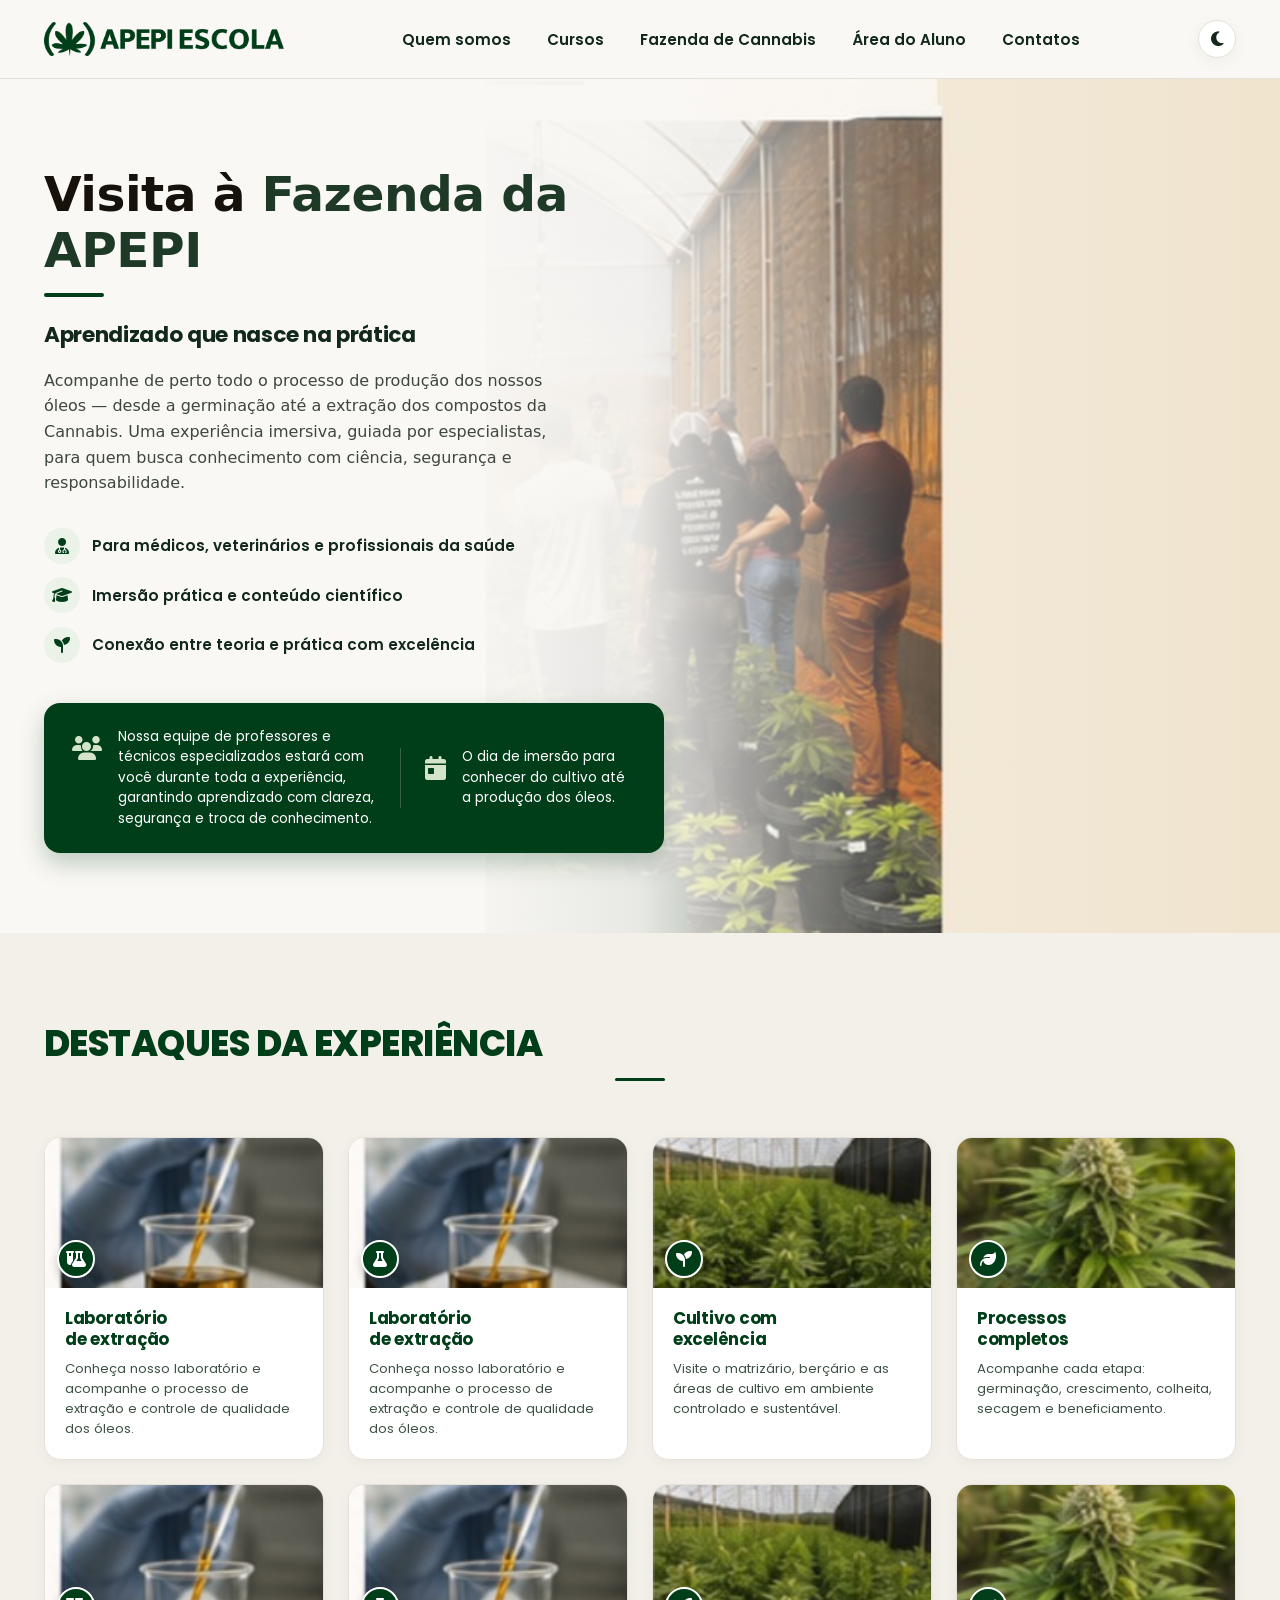
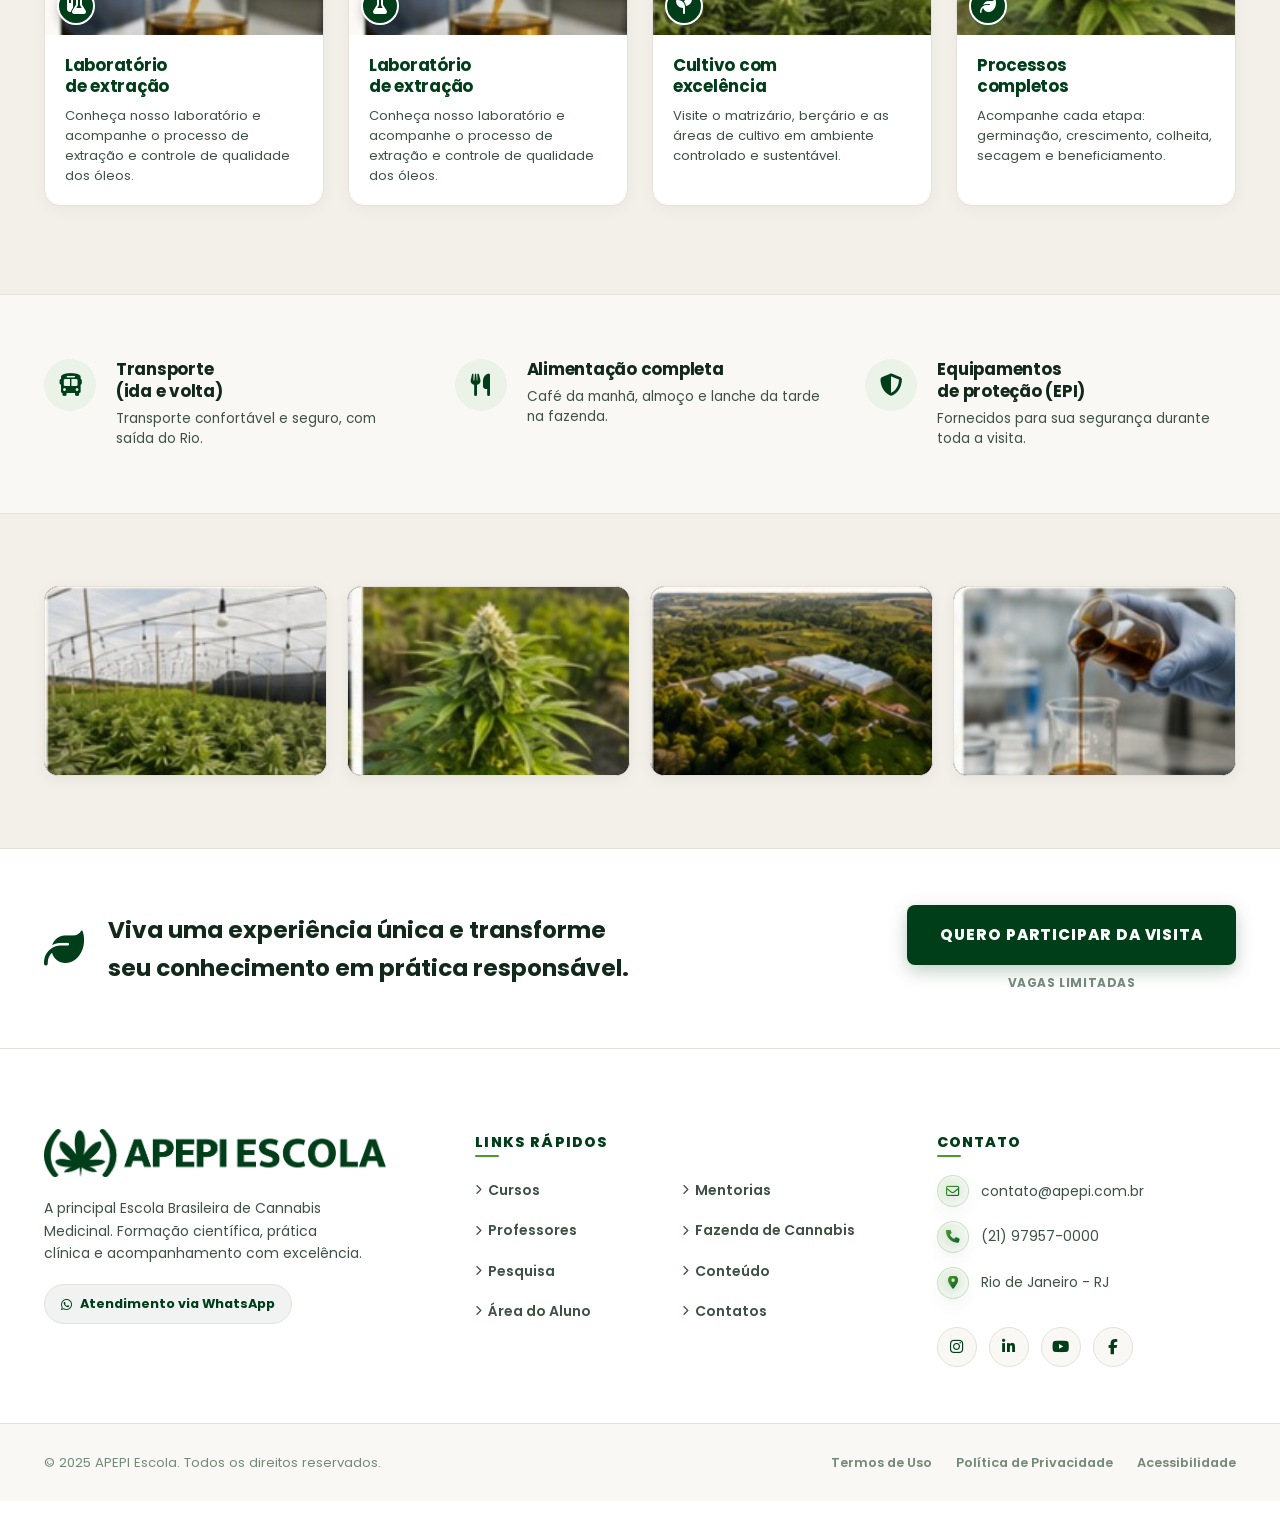
<file: fazenda.html>
<!DOCTYPE html>
<html lang="pt-BR">
<head>
  <meta charset="UTF-8">
  <meta name="viewport" content="width=device-width, initial-scale=1.0">
  <title>Visita à Fazenda da APEPI - APEPI Escola</title>
  <meta name="description" content="Acompanhe de perto todo o processo de produção dos nossos óleos — desde a germinação até a extração dos compostos da Cannabis.">
  <link rel="stylesheet" href="https://cdnjs.cloudflare.com/ajax/libs/font-awesome/6.4.0/css/all.min.css">
  <link rel="stylesheet" href="styles.css">
</head>
<body>

  <!-- Header Navbar -->
  <header class="header-navbar">
    <div class="container navbar-content">
      <a href="index.html" class="brand-logo">
        <img src="assets/logo_apepi_escola.png" alt="APEPI Escola" class="logo-img logo-light">
        <img src="assets/logo_apepi_escola_dark.png" alt="APEPI Escola" class="logo-img logo-dark">
      </a>

      <nav>
                <ul class="nav-links" id="navLinks">
          <li><a href="quem-somos.html">Quem somos</a></li>
          <li class="menu-item-has-children">
            <a href="index.html#cursos">Cursos</a>
            <ul class="sub-menu">
              <li><a href="course-detail.html">Prescrição Médica</a></li>
              <li><a href="course-detail-vet.html">Prescrição Veterinária</a></li>
              <li><a href="course-detail-cultivo.html">Cultivo Agroecológico & Extração</a></li>
              <li><a href="index.html#cursos">Ver Todos os Cursos</a></li>
            </ul>
          </li>
          <li><a href="fazenda.html">Fazenda de Cannabis</a></li>
          <li><a href="index.html#contato">Área do Aluno</a></li>
          <li><a href="index.html#contato">Contatos</a></li>
        </ul>
      </nav>

      <div class="nav-actions">
        <button id="themeToggleBtn" class="theme-toggle-btn" title="Alternar Modo de Cores" aria-label="Alternar Modo de Cores">
          <i class="fa-solid fa-moon"></i>
        </button>
        <button class="mobile-menu-btn" id="mobileMenuBtn" aria-label="Abrir Menu">
          <i class="fa-solid fa-bars"></i>
        </button>
      </div>
    </div>
  </header>

  

    <!-- ======================== 1. HERO FAZENDA COM DEGRADÊ ======================== -->
  <section class="hero-home-exact hero-banner-degrade faz-hero-banner">
    <div class="hero-bg-wrapper">
      <img src="assets/fazenda_hero_photo.png" alt="Visita à Fazenda da APEPI" class="hero-bg-img">
      <div class="hero-gradient-overlay"></div>
    </div>

    <div class="container hero-container-exact">
      <div class="hero-content-exact faz-hero-content">
        <h1 class="hero-title-exact">
          Visita à <span class="text-green">Fazenda da APEPI</span>
        </h1>
        <div class="hero-green-divider"></div>
        <h2 class="faz-hero-subtitle">Aprendizado que nasce na prática</h2>

        <p class="hero-desc-exact">
          Acompanhe de perto todo o processo de produção dos nossos óleos — desde a germinação até a extração dos compostos da Cannabis. Uma experiência imersiva, guiada por especialistas, para quem busca conhecimento com ciência, segurança e responsabilidade.
        </p>

        <!-- 3 badges em linha com ícones -->
        <div class="faz-badges-row">
          <div class="faz-badge-item">
            <div class="faz-badge-icon"><i class="fa-solid fa-user-doctor"></i></div>
            <span>Para médicos, veterinários e profissionais da saúde</span>
          </div>
          <div class="faz-badge-item">
            <div class="faz-badge-icon"><i class="fa-solid fa-graduation-cap"></i></div>
            <span>Imersão prática e conteúdo científico</span>
          </div>
          <div class="faz-badge-item">
            <div class="faz-badge-icon"><i class="fa-solid fa-seedling"></i></div>
            <span>Conexão entre teoria e prática com excelência</span>
          </div>
        </div>

        <!-- Box Flutuante Verde Escuro (2 Colunas) -->
        <div class="faz-callout-box">
          <div class="faz-callout-col">
            <div class="faz-callout-icon-wrap"><i class="fa-solid fa-users"></i></div>
            <p>Nossa equipe de professores e técnicos especializados estará com você durante toda a experiência, garantindo aprendizado com clareza, segurança e troca de conhecimento.</p>
          </div>
          <div class="faz-callout-divider"></div>
          <div class="faz-callout-col faz-callout-col-right">
            <div class="faz-callout-icon-wrap"><i class="fa-solid fa-calendar-day"></i></div>
            <p>O dia de imersão para conhecer do cultivo até a produção dos óleos.</p>
          </div>
        </div>

      </div>
    </div>
  </section>

  <!-- ======================== 2. DESTAQUES DA EXPERIÊNCIA ======================== -->
  <section class="faz-destaques-section">
    <div class="container">
      <div class="faz-destaques-header text-center">
        <h2 class="faz-destaques-title">DESTAQUES DA EXPERIÊNCIA</h2>
        <div class="faz-destaques-line"></div>
      </div>

      <div class="faz-destaques-grid">
        
        <!-- Card 1 -->
        <div class="faz-dest-card">
          <div class="faz-dest-photo-wrap">
            <img src="assets/faz_dest_lab.png" alt="Laboratório de extração" class="faz-dest-img">
            <div class="faz-dest-badge-icon"><i class="fa-solid fa-flask-vial"></i></div>
          </div>
          <div class="faz-dest-card-body">
            <h3 class="faz-dest-card-title">Laboratório<br>de extração</h3>
            <p class="faz-dest-card-text">Conheça nosso laboratório e acompanhe o processo de extração e controle de qualidade dos óleos.</p>
          </div>
        </div>

        <!-- Card 2 -->
        <div class="faz-dest-card">
          <div class="faz-dest-photo-wrap">
            <img src="assets/faz_dest_lab.png" alt="Laboratório de extração" class="faz-dest-img">
            <div class="faz-dest-badge-icon"><i class="fa-solid fa-flask"></i></div>
          </div>
          <div class="faz-dest-card-body">
            <h3 class="faz-dest-card-title">Laboratório<br>de extração</h3>
            <p class="faz-dest-card-text">Conheça nosso laboratório e acompanhe o processo de extração e controle de qualidade dos óleos.</p>
          </div>
        </div>

        <!-- Card 3 -->
        <div class="faz-dest-card">
          <div class="faz-dest-photo-wrap">
            <img src="assets/faz_dest_cultivo.png" alt="Cultivo com excelência" class="faz-dest-img">
            <div class="faz-dest-badge-icon"><i class="fa-solid fa-seedling"></i></div>
          </div>
          <div class="faz-dest-card-body">
            <h3 class="faz-dest-card-title">Cultivo com<br>excelência</h3>
            <p class="faz-dest-card-text">Visite o matrizário, berçário e as áreas de cultivo em ambiente controlado e sustentável.</p>
          </div>
        </div>

        <!-- Card 4 -->
        <div class="faz-dest-card">
          <div class="faz-dest-photo-wrap">
            <img src="assets/faz_dest_processos.png" alt="Processos completos" class="faz-dest-img">
            <div class="faz-dest-badge-icon"><i class="fa-solid fa-leaf"></i></div>
          </div>
          <div class="faz-dest-card-body">
            <h3 class="faz-dest-card-title">Processos<br>completos</h3>
            <p class="faz-dest-card-text">Acompanhe cada etapa: germinação, crescimento, colheita, secagem e beneficiamento.</p>
          </div>
        </div>

        <!-- Card 5 -->
        <div class="faz-dest-card">
          <div class="faz-dest-photo-wrap">
            <img src="assets/faz_dest_lab.png" alt="Laboratório de extração" class="faz-dest-img">
            <div class="faz-dest-badge-icon"><i class="fa-solid fa-flask-vial"></i></div>
          </div>
          <div class="faz-dest-card-body">
            <h3 class="faz-dest-card-title">Laboratório<br>de extração</h3>
            <p class="faz-dest-card-text">Conheça nosso laboratório e acompanhe o processo de extração e controle de qualidade dos óleos.</p>
          </div>
        </div>

        <!-- Card 6 -->
        <div class="faz-dest-card">
          <div class="faz-dest-photo-wrap">
            <img src="assets/faz_dest_lab.png" alt="Laboratório de extração" class="faz-dest-img">
            <div class="faz-dest-badge-icon"><i class="fa-solid fa-flask"></i></div>
          </div>
          <div class="faz-dest-card-body">
            <h3 class="faz-dest-card-title">Laboratório<br>de extração</h3>
            <p class="faz-dest-card-text">Conheça nosso laboratório e acompanhe o processo de extração e controle de qualidade dos óleos.</p>
          </div>
        </div>

        <!-- Card 7 -->
        <div class="faz-dest-card">
          <div class="faz-dest-photo-wrap">
            <img src="assets/faz_dest_cultivo.png" alt="Cultivo com excelência" class="faz-dest-img">
            <div class="faz-dest-badge-icon"><i class="fa-solid fa-seedling"></i></div>
          </div>
          <div class="faz-dest-card-body">
            <h3 class="faz-dest-card-title">Cultivo com<br>excelência</h3>
            <p class="faz-dest-card-text">Visite o matrizário, berçário e as áreas de cultivo em ambiente controlado e sustentável.</p>
          </div>
        </div>

        <!-- Card 8 -->
        <div class="faz-dest-card">
          <div class="faz-dest-photo-wrap">
            <img src="assets/faz_dest_processos.png" alt="Processos completos" class="faz-dest-img">
            <div class="faz-dest-badge-icon"><i class="fa-solid fa-leaf"></i></div>
          </div>
          <div class="faz-dest-card-body">
            <h3 class="faz-dest-card-title">Processos<br>completos</h3>
            <p class="faz-dest-card-text">Acompanhe cada etapa: germinação, crescimento, colheita, secagem e beneficiamento.</p>
          </div>
        </div>

      </div>
    </div>
  </section>

  <!-- ======================== 3. LOGÍSTICA & INCLUSÕES ======================== -->
  <section class="faz-logistica-section">
    <div class="container">
      <div class="faz-logistica-grid">
        
        <!-- Item 1 -->
        <div class="faz-log-item">
          <div class="faz-log-icon"><i class="fa-solid fa-bus"></i></div>
          <div class="faz-log-info">
            <h4>Transporte<br>(ida e volta)</h4>
            <p>Transporte confortável e seguro, com saída do Rio.</p>
          </div>
        </div>

        <!-- Item 2 -->
        <div class="faz-log-item">
          <div class="faz-log-icon"><i class="fa-solid fa-utensils"></i></div>
          <div class="faz-log-info">
            <h4>Alimentação completa</h4>
            <p>Café da manhã, almoço e lanche da tarde na fazenda.</p>
          </div>
        </div>

        <!-- Item 3 -->
        <div class="faz-log-item">
          <div class="faz-log-icon"><i class="fa-solid fa-shield-halved"></i></div>
          <div class="faz-log-info">
            <h4>Equipamentos<br>de proteção (EPI)</h4>
            <p>Fornecidos para sua segurança durante toda a visita.</p>
          </div>
        </div>

      </div>
    </div>
  </section>

  <!-- ======================== 4. GALERIA DE FOTOS ======================== -->
  <section class="faz-galeria-section">
    <div class="container">
      <div class="faz-galeria-grid">
        <div class="faz-gal-item">
          <img src="assets/faz_galeria_1.png" alt="Estufa de cultivo da Fazenda APEPI">
        </div>
        <div class="faz-gal-item">
          <img src="assets/faz_galeria_2.png" alt="Florescimento de Cannabis Medicinal">
        </div>
        <div class="faz-gal-item">
          <img src="assets/faz_galeria_3.png" alt="Vista aérea das estufas da Fazenda Sofia Langenbach">
        </div>
        <div class="faz-gal-item">
          <img src="assets/faz_galeria_4.png" alt="Extração de óleos no laboratório">
        </div>
      </div>
    </div>
  </section>

  <!-- ======================== 5. BANNER FINAL CTA ======================== -->
  <section class="faz-cta-banner">
    <div class="container faz-cta-container">
      <div class="faz-cta-left">
        <div class="faz-cta-leaf-icon"><i class="fa-solid fa-leaf"></i></div>
        <p class="faz-cta-text">
          Viva uma experiência única e transforme seu conhecimento em prática responsável.
        </p>
      </div>
      <div class="faz-cta-right">
        <a href="https://wa.me/5521979570000" target="_blank" class="btn btn-faz-cta">
          QUERO PARTICIPAR DA VISITA
        </a>
        <span class="faz-vagas-badge">Vagas limitadas</span>
      </div>
    </div>
  </section>

  <!-- Footer -->
  <footer class="site-footer">
    <div class="container footer-content">
      <div class="footer-left">
        <a href="index.html" class="brand-logo">
          <img src="assets/logo_apepi_escola.png" alt="APEPI Escola" class="footer-logo-img logo-light">
          <img src="assets/logo_apepi_escola_dark.png" alt="APEPI Escola" class="footer-logo-img logo-dark">
        </a>
        <p class="footer-tagline">
          A principal Escola Brasileira de Cannabis Medicinal. Formação científica, prática clínica e acompanhamento com excelência.
        </p>
        <a href="https://wa.me/5521979570000" target="_blank" class="footer-whatsapp-badge">
          <i class="fa-brands fa-whatsapp"></i> Atendimento via WhatsApp
        </a>
      </div>

      <div class="footer-center">
        <h3>Links Rápidos</h3>
        <ul class="footer-links-grid">
          <li><a href="index.html#cursos"><i class="fa-solid fa-chevron-right" style="font-size: 0.65rem;"></i> Cursos</a></li>
          <li><a href="index.html#cursos"><i class="fa-solid fa-chevron-right" style="font-size: 0.65rem;"></i> Mentorias</a></li>
          <li><a href="quem-somos.html"><i class="fa-solid fa-chevron-right" style="font-size: 0.65rem;"></i> Professores</a></li>
          <li><a href="fazenda.html"><i class="fa-solid fa-chevron-right" style="font-size: 0.65rem;"></i> Fazenda de Cannabis</a></li>
          <li><a href="quem-somos.html"><i class="fa-solid fa-chevron-right" style="font-size: 0.65rem;"></i> Pesquisa</a></li>
          <li><a href="index.html"><i class="fa-solid fa-chevron-right" style="font-size: 0.65rem;"></i> Conteúdo</a></li>
          <li><a href="index.html#contato"><i class="fa-solid fa-chevron-right" style="font-size: 0.65rem;"></i> Área do Aluno</a></li>
          <li><a href="index.html#contato"><i class="fa-solid fa-chevron-right" style="font-size: 0.65rem;"></i> Contatos</a></li>
        </ul>
      </div>

      <div class="footer-right">
        <h3>Contato</h3>
        <div class="footer-right-list">
          <div class="footer-contact-item">
            <span class="contact-icon-pill"><i class="fa-regular fa-envelope"></i></span>
            <span>contato@apepi.com.br</span>
          </div>
          <div class="footer-contact-item">
            <span class="contact-icon-pill"><i class="fa-solid fa-phone"></i></span>
            <span>(21) 97957-0000</span>
          </div>
          <div class="footer-contact-item">
            <span class="contact-icon-pill"><i class="fa-solid fa-location-dot"></i></span>
            <span>Rio de Janeiro - RJ</span>
          </div>
        </div>
        
        <div class="footer-socials">
          <a href="#" aria-label="Instagram"><i class="fa-brands fa-instagram"></i></a>
          <a href="#" aria-label="LinkedIn"><i class="fa-brands fa-linkedin-in"></i></a>
          <a href="#" aria-label="YouTube"><i class="fa-brands fa-youtube"></i></a>
          <a href="#" aria-label="Facebook"><i class="fa-brands fa-facebook-f"></i></a>
        </div>
      </div>
    </div>
    <div class="footer-bottom">
      <div class="container">
        <p>&copy; 2025 APEPI Escola. Todos os direitos reservados.</p>
        <div class="footer-bottom-links">
          <a href="#">Termos de Uso</a>
          <a href="#">Política de Privacidade</a>
          <a href="#">Acessibilidade</a>
        </div>
      </div>
    </div>
  </footer>

  <script src="script.js"></script>
</body>
</html>
</file>
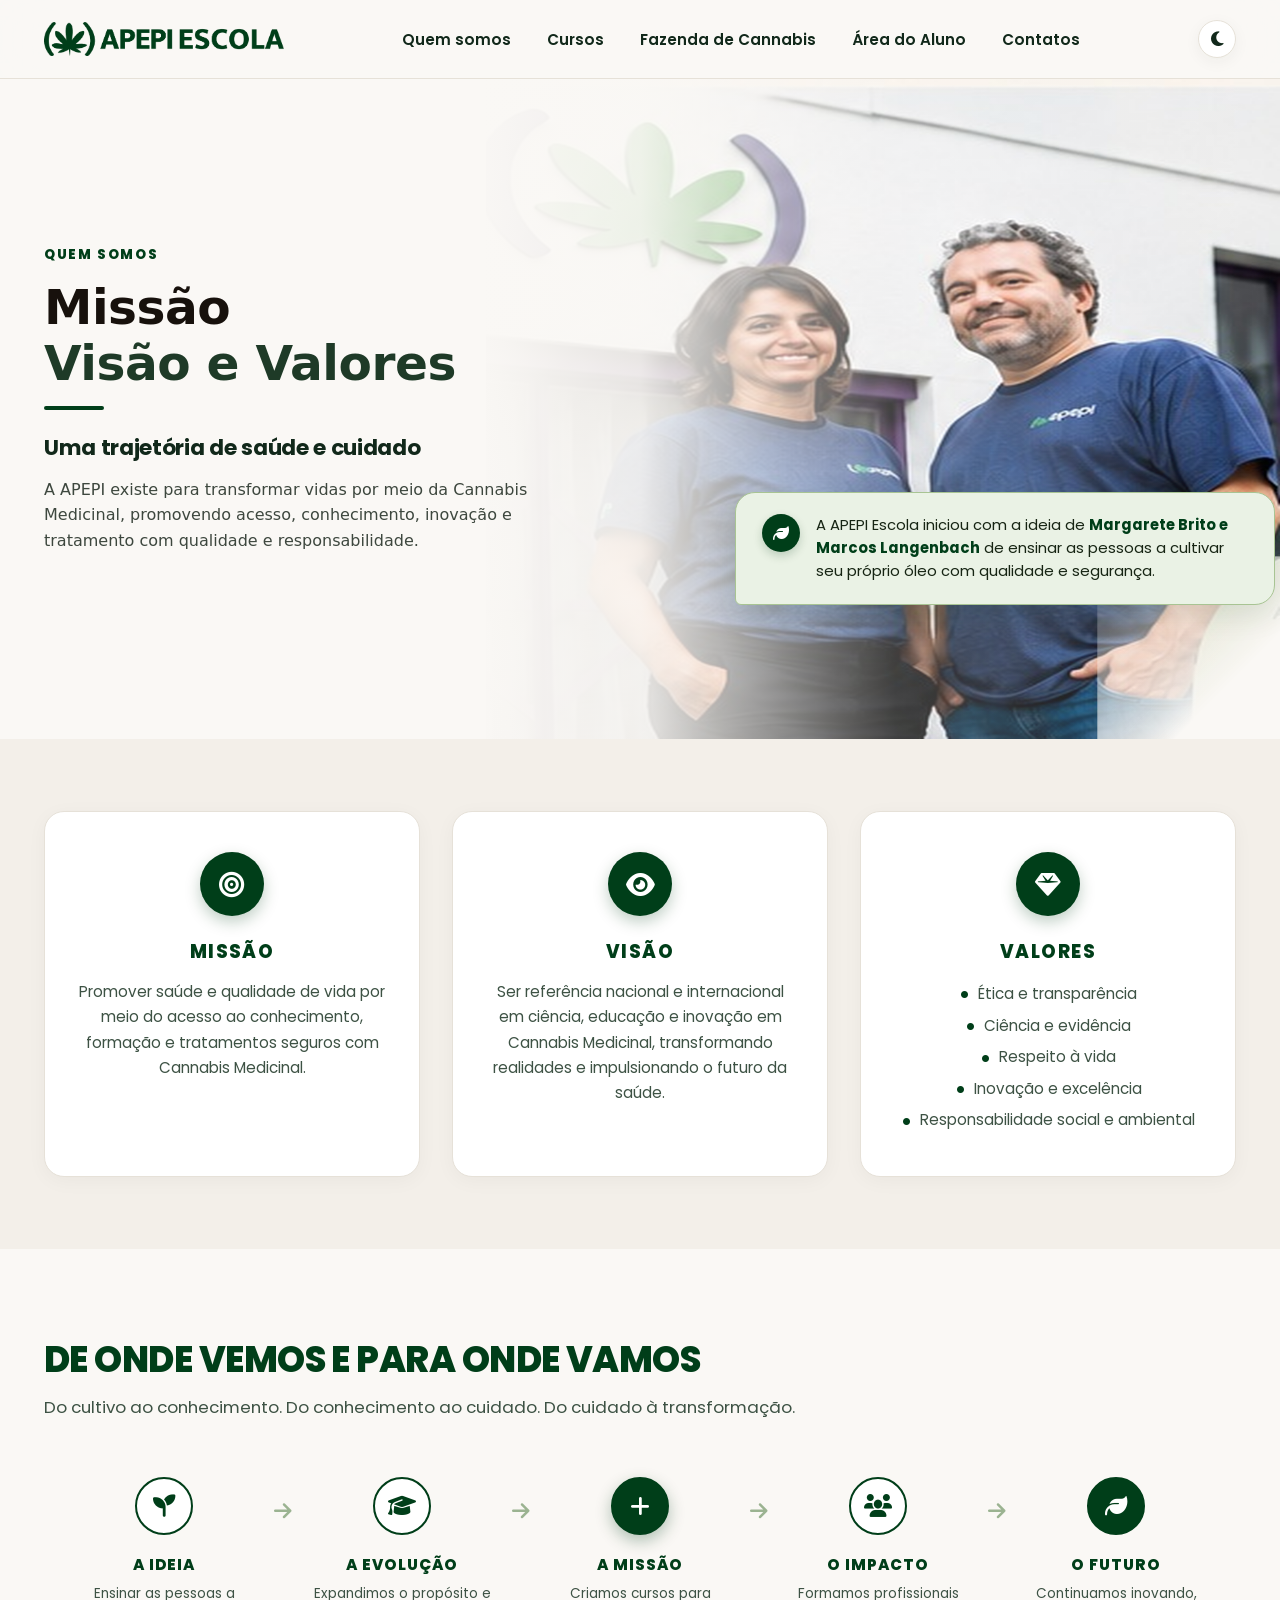
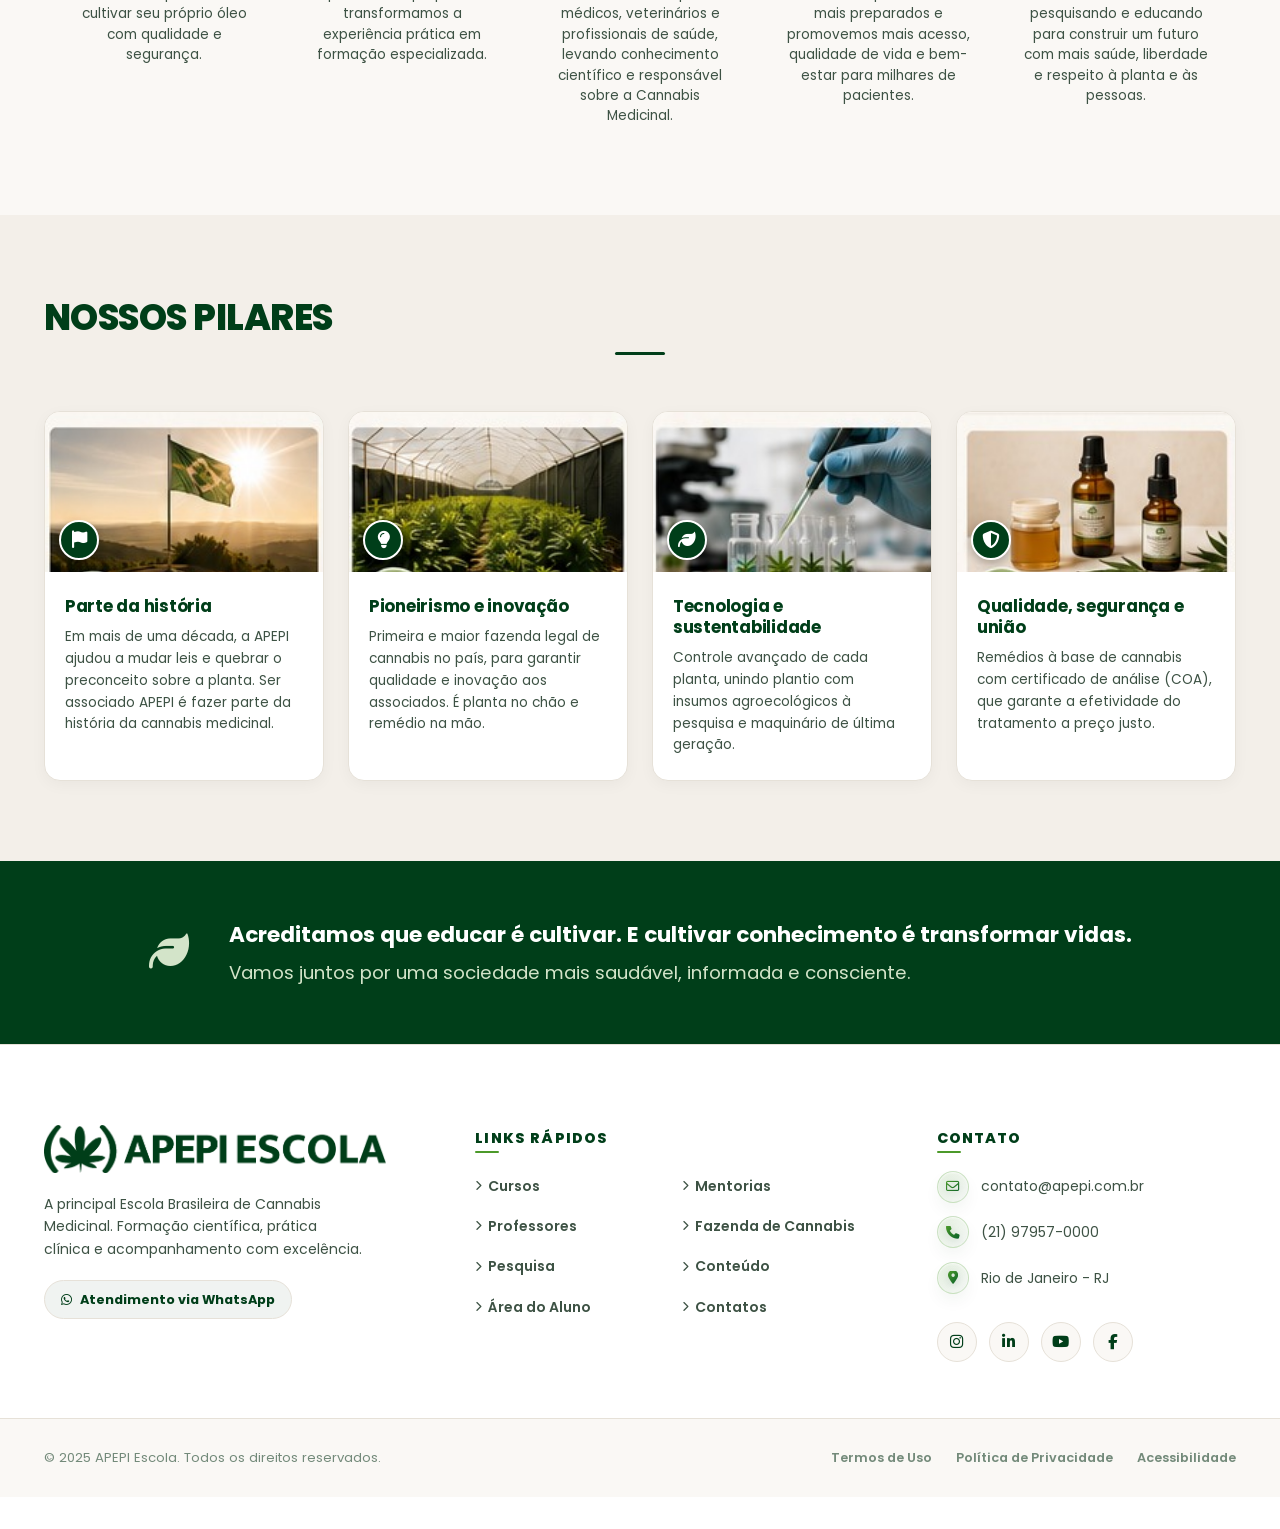
<file: quem-somos.html>
<!DOCTYPE html>
<html lang="pt-BR">
<head>
  <meta charset="UTF-8">
  <meta name="viewport" content="width=device-width, initial-scale=1.0">
  <title>Quem Somos - Missão, Visão e Valores - APEPI Escola</title>
  <meta name="description" content="Conheça a história, missão, visão, valores e os pilares fundamentais da APEPI Escola e da maior associação de Cannabis Medicinal do Brasil.">
  <link rel="stylesheet" href="https://cdnjs.cloudflare.com/ajax/libs/font-awesome/6.4.0/css/all.min.css">
  <link rel="stylesheet" href="styles.css">
</head>
<body>

  <!-- Header Navbar -->
  <header class="header-navbar">
    <div class="container navbar-content">
      <a href="index.html" class="brand-logo">
        <img src="assets/logo_apepi_escola.png" alt="APEPI Escola" class="logo-img logo-light">
        <img src="assets/logo_apepi_escola_dark.png" alt="APEPI Escola" class="logo-img logo-dark">
      </a>

      <nav>
                <ul class="nav-links" id="navLinks">
          <li><a href="quem-somos.html">Quem somos</a></li>
          <li class="menu-item-has-children">
            <a href="index.html#cursos">Cursos</a>
            <ul class="sub-menu">
              <li><a href="course-detail.html">Prescrição Médica</a></li>
              <li><a href="course-detail-vet.html">Prescrição Veterinária</a></li>
              <li><a href="course-detail-cultivo.html">Cultivo Agroecológico & Extração</a></li>
              <li><a href="index.html#cursos">Ver Todos os Cursos</a></li>
            </ul>
          </li>
          <li><a href="fazenda.html">Fazenda de Cannabis</a></li>
          <li><a href="index.html#contato">Área do Aluno</a></li>
          <li><a href="index.html#contato">Contatos</a></li>
        </ul>
      </nav>

      <div class="nav-actions">
        <button id="themeToggleBtn" class="theme-toggle-btn" title="Alternar Modo de Cores" aria-label="Alternar Modo de Cores">
          <i class="fa-solid fa-moon"></i>
        </button>
        <button class="mobile-menu-btn" id="mobileMenuBtn" aria-label="Abrir Menu">
          <i class="fa-solid fa-bars"></i>
        </button>
      </div>
    </div>
  </header>

    <!-- ======================== 1. HERO QUEM SOMOS (FULL-WIDTH EDGE-TO-EDGE) ======================== -->
  <section class="hero-home-exact hero-banner-degrade qs-hero-banner">
    <div class="hero-bg-wrapper">
      <img src="assets/qs_founders_hero.png" alt="Margarete Brito e Marcos Langenbach - Fundadores da APEPI" class="hero-bg-img">
      <div class="hero-gradient-overlay"></div>
    </div>

    <div class="container hero-container-exact qs-hero-container">
      <div class="hero-content-exact qs-hero-content">
        <span class="qs-kicker">QUEM SOMOS</span>
        <h1 class="hero-title-exact">
          Missão<br><span class="text-green">Visão e Valores</span>
        </h1>
        <div class="hero-green-divider"></div>
        <h2 class="qs-subtitle">Uma trajetória de saúde e cuidado</h2>
        <p class="hero-desc-exact">
          A APEPI existe para transformar vidas por meio da Cannabis Medicinal, promovendo acesso, conhecimento, inovação e tratamento com qualidade e responsabilidade.
        </p>

        <!-- Refined Floating Organic Speech Balloon / Badge -->
        <div class="qs-speech-bubble-organic">
          <div class="qs-bubble-leaf-icon"><i class="fa-solid fa-leaf"></i></div>
          <p>
            A APEPI Escola iniciou com a ideia de <strong>Margarete Brito e Marcos Langenbach</strong> de ensinar as pessoas a cultivar seu próprio óleo com qualidade e segurança.
          </p>
        </div>
      </div>
    </div>
  </section>

  <!-- ======================== 2. MISSÃO, VISÃO E VALORES ======================== -->
  <section class="qs-mvv-section">
    <div class="container">
      <div class="qs-mvv-grid">
        
        <!-- MISSÃO -->
        <div class="qs-mvv-card">
          <div class="qs-mvv-icon-circle">
            <i class="fa-solid fa-bullseye"></i>
          </div>
          <h3 class="qs-mvv-card-title">MISSÃO</h3>
          <p class="qs-mvv-card-desc">
            Promover saúde e qualidade de vida por meio do acesso ao conhecimento, formação e tratamentos seguros com Cannabis Medicinal.
          </p>
        </div>

        <!-- VISÃO -->
        <div class="qs-mvv-card">
          <div class="qs-mvv-icon-circle">
            <i class="fa-solid fa-eye"></i>
          </div>
          <h3 class="qs-mvv-card-title">VISÃO</h3>
          <p class="qs-mvv-card-desc">
            Ser referência nacional e internacional em ciência, educação e inovação em Cannabis Medicinal, transformando realidades e impulsionando o futuro da saúde.
          </p>
        </div>

        <!-- VALORES -->
        <div class="qs-mvv-card">
          <div class="qs-mvv-icon-circle">
            <i class="fa-solid fa-gem"></i>
          </div>
          <h3 class="qs-mvv-card-title">VALORES</h3>
          <ul class="qs-valores-checklist">
            <li><span class="bullet-dot">•</span> Ética e transparência</li>
            <li><span class="bullet-dot">•</span> Ciência e evidência</li>
            <li><span class="bullet-dot">•</span> Respeito à vida</li>
            <li><span class="bullet-dot">•</span> Inovação e excelência</li>
            <li><span class="bullet-dot">•</span> Responsabilidade social e ambiental</li>
          </ul>
        </div>

      </div>
    </div>
  </section>

  <!-- ======================== 3. DE ONDE VIEMOS E PARA ONDE VAMOS ======================== -->
  <section class="qs-timeline-section">
    <div class="container">
      <div class="qs-timeline-header text-center">
        <h2 class="qs-timeline-title">DE ONDE VEMOS E PARA ONDE VAMOS</h2>
        <p class="qs-timeline-subtitle">Do cultivo ao conhecimento. Do conhecimento ao cuidado. Do cuidado à transformação.</p>
      </div>

      <div class="qs-stepper-container">
        
        <!-- Step 1 -->
        <div class="qs-step-item">
          <div class="qs-step-circle">
            <i class="fa-solid fa-seedling"></i>
          </div>
          <div class="qs-step-info">
            <h4 class="qs-step-name">A IDEIA</h4>
            <p class="qs-step-text">Ensinar as pessoas a cultivar seu próprio óleo com qualidade e segurança.</p>
          </div>
        </div>

        <!-- Arrow 1 -->
        <div class="qs-step-arrow"><i class="fa-solid fa-arrow-right"></i></div>

        <!-- Step 2 -->
        <div class="qs-step-item">
          <div class="qs-step-circle">
            <i class="fa-solid fa-graduation-cap"></i>
          </div>
          <div class="qs-step-info">
            <h4 class="qs-step-name">A EVOLUÇÃO</h4>
            <p class="qs-step-text">Expandimos o propósito e transformamos a experiência prática em formação especializada.</p>
          </div>
        </div>

        <!-- Arrow 2 -->
        <div class="qs-step-arrow"><i class="fa-solid fa-arrow-right"></i></div>

        <!-- Step 3 (HIGHLIGHTED / CIRCULO PREENCHIDO) -->
        <div class="qs-step-item qs-step-active">
          <div class="qs-step-circle qs-step-circle-filled">
            <i class="fa-solid fa-plus"></i>
          </div>
          <div class="qs-step-info">
            <h4 class="qs-step-name">A MISSÃO</h4>
            <p class="qs-step-text">Criamos cursos para médicos, veterinários e profissionais de saúde, levando conhecimento científico e responsável sobre a Cannabis Medicinal.</p>
          </div>
        </div>

        <!-- Arrow 3 -->
        <div class="qs-step-arrow"><i class="fa-solid fa-arrow-right"></i></div>

        <!-- Step 4 -->
        <div class="qs-step-item">
          <div class="qs-step-circle">
            <i class="fa-solid fa-users"></i>
          </div>
          <div class="qs-step-info">
            <h4 class="qs-step-name">O IMPACTO</h4>
            <p class="qs-step-text">Formamos profissionais mais preparados e promovemos mais acesso, qualidade de vida e bem-estar para milhares de pacientes.</p>
          </div>
        </div>

        <!-- Arrow 4 -->
        <div class="qs-step-arrow"><i class="fa-solid fa-arrow-right"></i></div>

        <!-- Step 5 -->
        <div class="qs-step-item">
          <div class="qs-step-circle qs-step-circle-dark">
            <i class="fa-solid fa-leaf"></i>
          </div>
          <div class="qs-step-info">
            <h4 class="qs-step-name">O FUTURO</h4>
            <p class="qs-step-text">Continuamos inovando, pesquisando e educando para construir um futuro com mais saúde, liberdade e respeito à planta e às pessoas.</p>
          </div>
        </div>

      </div>
    </div>
  </section>

  <!-- ======================== 4. NOSSOS PILARES ======================== -->
  <section class="qs-pilares-section">
    <div class="container">
      <div class="qs-pilares-header text-center">
        <h2 class="qs-pilares-title">NOSSOS PILARES</h2>
        <div class="qs-pilares-line"></div>
      </div>

      <div class="qs-pilares-grid">
        
        <!-- Pilar 1 -->
        <div class="qs-pilar-card">
          <div class="qs-pilar-photo-wrap">
            <img src="assets/qs_pilar1.png" alt="Parte da história da APEPI" class="qs-pilar-img">
            <div class="qs-pilar-badge-icon">
              <i class="fa-solid fa-flag"></i>
            </div>
          </div>
          <div class="qs-pilar-body">
            <h3 class="qs-pilar-name">Parte da história</h3>
            <p class="qs-pilar-text">
              Em mais de uma década, a APEPI ajudou a mudar leis e quebrar o preconceito sobre a planta. Ser associado APEPI é fazer parte da história da cannabis medicinal.
            </p>
          </div>
        </div>

        <!-- Pilar 2 -->
        <div class="qs-pilar-card">
          <div class="qs-pilar-photo-wrap">
            <img src="assets/qs_pilar2.png" alt="Pioneirismo e inovação na Fazenda Sofia Langenbach" class="qs-pilar-img">
            <div class="qs-pilar-badge-icon">
              <i class="fa-solid fa-lightbulb"></i>
            </div>
          </div>
          <div class="qs-pilar-body">
            <h3 class="qs-pilar-name">Pioneirismo e inovação</h3>
            <p class="qs-pilar-text">
              Primeira e maior fazenda legal de cannabis no país, para garantir qualidade e inovação aos associados. É planta no chão e remédio na mão.
            </p>
          </div>
        </div>

        <!-- Pilar 3 -->
        <div class="qs-pilar-card">
          <div class="qs-pilar-photo-wrap">
            <img src="assets/qs_pilar3.png" alt="Tecnologia e sustentabilidade agronômica" class="qs-pilar-img">
            <div class="qs-pilar-badge-icon">
              <i class="fa-solid fa-leaf"></i>
            </div>
          </div>
          <div class="qs-pilar-body">
            <h3 class="qs-pilar-name">Tecnologia e sustentabilidade</h3>
            <p class="qs-pilar-text">
              Controle avançado de cada planta, unindo plantio com insumos agroecológicos à pesquisa e maquinário de última geração.
            </p>
          </div>
        </div>

        <!-- Pilar 4 -->
        <div class="qs-pilar-card">
          <div class="qs-pilar-photo-wrap">
            <img src="assets/qs_pilar4.png" alt="Qualidade, segurança e união nos óleos medicinais" class="qs-pilar-img">
            <div class="qs-pilar-badge-icon">
              <i class="fa-solid fa-shield-halved"></i>
            </div>
          </div>
          <div class="qs-pilar-body">
            <h3 class="qs-pilar-name">Qualidade, segurança e união</h3>
            <p class="qs-pilar-text">
              Remédios à base de cannabis com certificado de análise (COA), que garante a efetividade do tratamento a preço justo.
            </p>
          </div>
        </div>

      </div>
    </div>
  </section>

  <!-- ======================== 5. BANNER FINAL QUEM SOMOS ======================== -->
  <section class="qs-quote-banner">
    <div class="container qs-quote-banner-container">
      <div class="qs-quote-leaf-icon">
        <i class="fa-solid fa-leaf"></i>
      </div>
      <div class="qs-quote-content">
        <p class="qs-quote-primary">
          Acreditamos que educar é cultivar. E cultivar conhecimento é transformar vidas.
        </p>
        <p class="qs-quote-secondary">
          Vamos juntos por uma sociedade mais saudável, informada e consciente.
        </p>
      </div>
    </div>
  </section>

  <!-- Footer -->
  <footer class="site-footer">
    <div class="container footer-content">
      <div class="footer-left">
        <a href="index.html" class="brand-logo">
          <img src="assets/logo_apepi_escola.png" alt="APEPI Escola" class="footer-logo-img logo-light">
          <img src="assets/logo_apepi_escola_dark.png" alt="APEPI Escola" class="footer-logo-img logo-dark">
        </a>
        <p class="footer-tagline">
          A principal Escola Brasileira de Cannabis Medicinal. Formação científica, prática clínica e acompanhamento com excelência.
        </p>
        <a href="https://wa.me/5521979570000" target="_blank" class="footer-whatsapp-badge">
          <i class="fa-brands fa-whatsapp"></i> Atendimento via WhatsApp
        </a>
      </div>

      <div class="footer-center">
        <h3>Links Rápidos</h3>
        <ul class="footer-links-grid">
          <li><a href="index.html#cursos"><i class="fa-solid fa-chevron-right" style="font-size: 0.65rem;"></i> Cursos</a></li>
          <li><a href="index.html#cursos"><i class="fa-solid fa-chevron-right" style="font-size: 0.65rem;"></i> Mentorias</a></li>
          <li><a href="quem-somos.html"><i class="fa-solid fa-chevron-right" style="font-size: 0.65rem;"></i> Professores</a></li>
          <li><a href="fazenda.html"><i class="fa-solid fa-chevron-right" style="font-size: 0.65rem;"></i> Fazenda de Cannabis</a></li>
          <li><a href="quem-somos.html"><i class="fa-solid fa-chevron-right" style="font-size: 0.65rem;"></i> Pesquisa</a></li>
          <li><a href="index.html"><i class="fa-solid fa-chevron-right" style="font-size: 0.65rem;"></i> Conteúdo</a></li>
          <li><a href="index.html#contato"><i class="fa-solid fa-chevron-right" style="font-size: 0.65rem;"></i> Área do Aluno</a></li>
          <li><a href="index.html#contato"><i class="fa-solid fa-chevron-right" style="font-size: 0.65rem;"></i> Contatos</a></li>
        </ul>
      </div>

      <div class="footer-right">
        <h3>Contato</h3>
        <div class="footer-right-list">
          <div class="footer-contact-item">
            <span class="contact-icon-pill"><i class="fa-regular fa-envelope"></i></span>
            <span>contato@apepi.com.br</span>
          </div>
          <div class="footer-contact-item">
            <span class="contact-icon-pill"><i class="fa-solid fa-phone"></i></span>
            <span>(21) 97957-0000</span>
          </div>
          <div class="footer-contact-item">
            <span class="contact-icon-pill"><i class="fa-solid fa-location-dot"></i></span>
            <span>Rio de Janeiro - RJ</span>
          </div>
        </div>
        
        <div class="footer-socials">
          <a href="#" aria-label="Instagram"><i class="fa-brands fa-instagram"></i></a>
          <a href="#" aria-label="LinkedIn"><i class="fa-brands fa-linkedin-in"></i></a>
          <a href="#" aria-label="YouTube"><i class="fa-brands fa-youtube"></i></a>
          <a href="#" aria-label="Facebook"><i class="fa-brands fa-facebook-f"></i></a>
        </div>
      </div>
    </div>
    <div class="footer-bottom">
      <div class="container">
        <p>&copy; 2025 APEPI Escola. Todos os direitos reservados.</p>
        <div class="footer-bottom-links">
          <a href="#">Termos de Uso</a>
          <a href="#">Política de Privacidade</a>
          <a href="#">Acessibilidade</a>
        </div>
      </div>
    </div>
  </footer>

  <script src="script.js"></script>
</body>
</html>
</file>
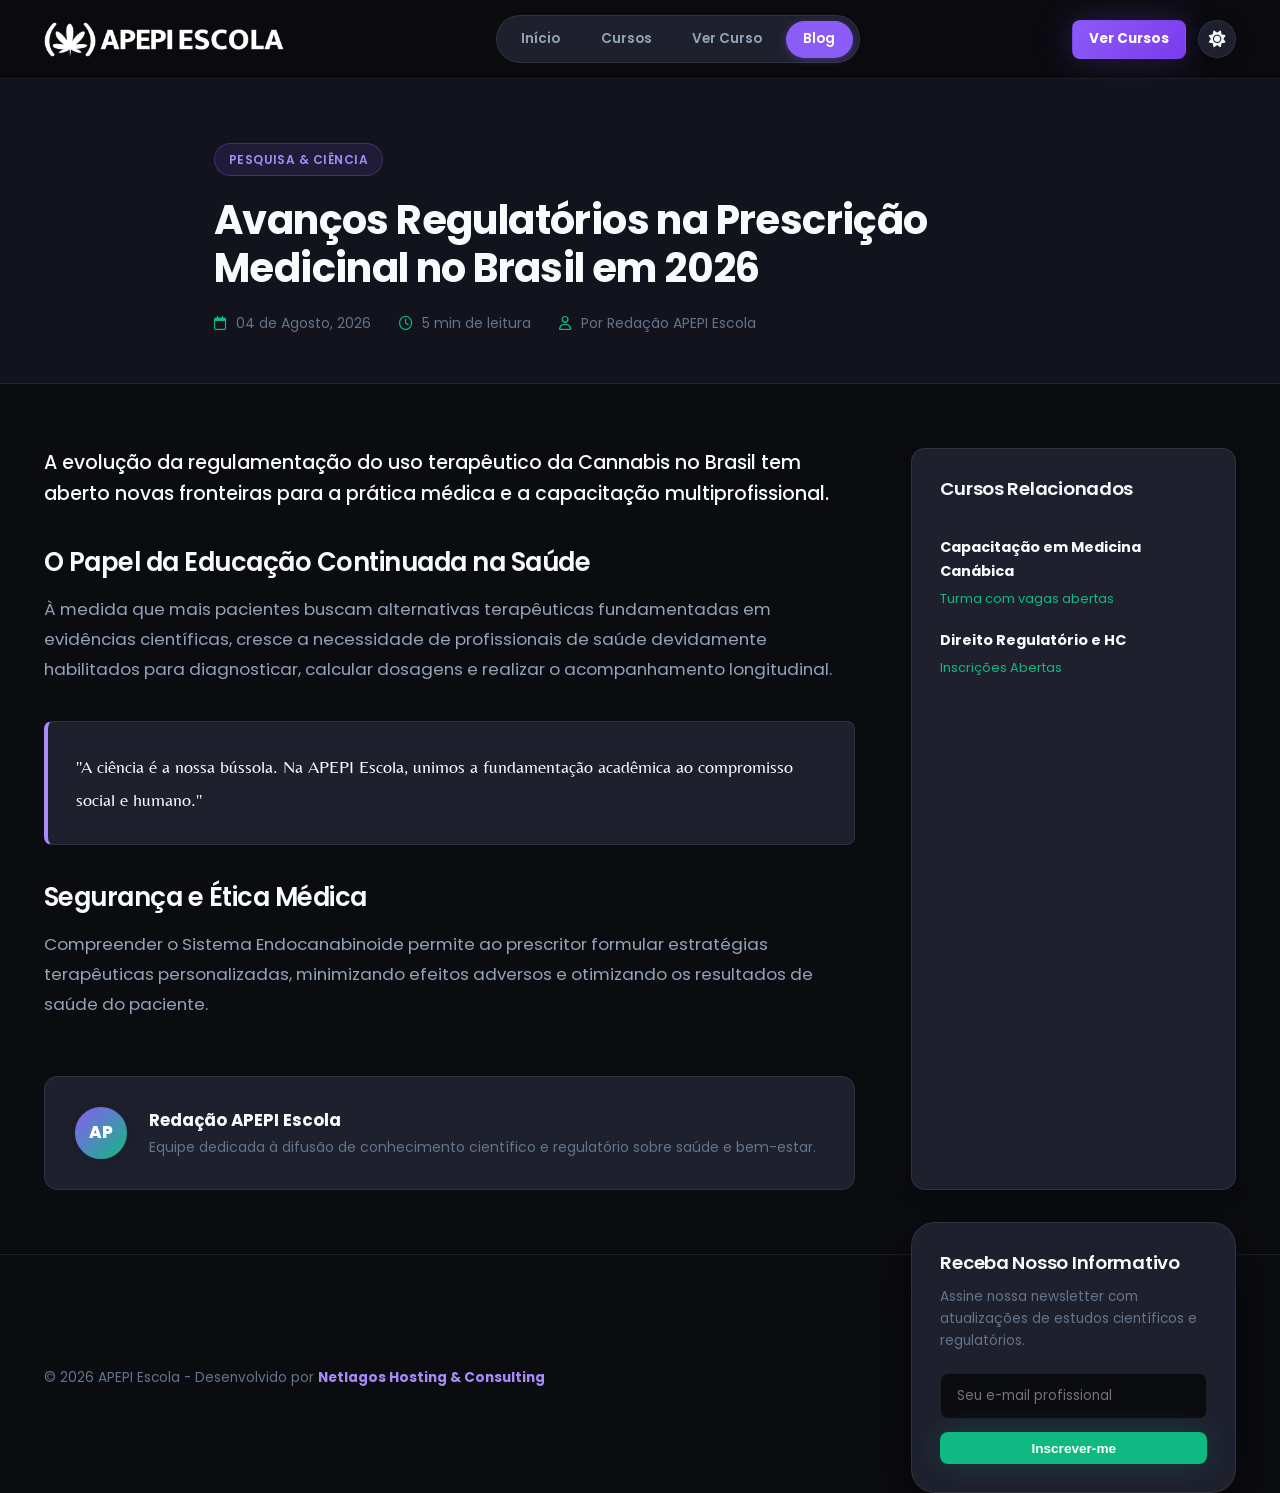
<file: wireframes/blog-single.html>
<!DOCTYPE html>
<html lang="pt-BR" data-theme="dark">
<head>
  <meta charset="UTF-8">
  <meta name="viewport" content="width=device-width, initial-scale=1.0">
  <title>Avanços Regulatórios na Prescrição Medicinal - Blog APEPI Escola</title>
  <meta name="description" content="Artigo sobre a evolução da regulamentação do uso terapêutico da Cannabis no Brasil em 2026.">
  <link rel="stylesheet" href="styles.css">
</head>
<body>

  <header class="header-navbar">
    <div class="container navbar-content">
      <a href="index.html" class="brand-logo">
        <img src="assets/logo_apepi_escola_dark.png" alt="APEPI Escola" class="logo-img logo-dark">
        <img src="assets/logo_apepi_escola.png" alt="APEPI Escola" class="logo-img logo-light">
      </a>

      <nav>
        <ul class="nav-links" id="navLinks">
          <li><a href="index.html">Início</a></li>
          <li><a href="index.html#cursos">Cursos</a></li>
          <li><a href="course-detail.html">Ver Curso</a></li>
          <li><a href="blog-single.html" class="active">Blog</a></li>
        </ul>
      </nav>

      <div class="nav-actions">
        <a href="index.html#cursos" class="btn btn-primary btn-sm">Ver Cursos</a>
        <button id="themeToggleBtn" class="theme-toggle-btn" title="Mudar para Modo Claro" aria-label="Mudar para Modo Claro">
          <i class="fa-solid fa-sun"></i>
        </button>
        <button class="mobile-menu-btn" id="mobileMenuBtn" aria-label="Abrir Menu">
          <i class="fa-solid fa-bars"></i>
        </button>
      </div>
    </div>
  </header>

  <section style="padding: 4rem 0 3rem; background: var(--bg-secondary); border-bottom: 1px solid var(--border-color);">
    <div class="container" style="max-width: 900px;">
      <span class="badge badge-purple" style="margin-bottom: 1.25rem;">Pesquisa & Ciência</span>
      <h1 style="font-size:2.5rem; margin-bottom: 1.25rem; line-height:1.2;">Avanços Regulatórios na Prescrição Medicinal no Brasil em 2026</h1>

      <div style="display:flex; align-items:center; gap: 1.75rem; color: var(--text-muted); font-size:0.875rem; flex-wrap:wrap;">
        <span><i class="fa-regular fa-calendar" style="color:var(--secondary); margin-right:0.35rem;"></i> 04 de Agosto, 2026</span>
        <span><i class="fa-regular fa-clock" style="color:var(--secondary); margin-right:0.35rem;"></i> 5 min de leitura</span>
        <span><i class="fa-regular fa-user" style="color:var(--secondary); margin-right:0.35rem;"></i> Por Redação APEPI Escola</span>
      </div>
    </div>
  </section>

  <main class="container" style="padding: 4rem 1.5rem; display:grid; grid-template-columns: 2.5fr 1fr; gap: 3.5rem;">
    <article style="line-height: 1.8; color: var(--text-secondary); font-size: 1.05rem;">
      <p style="font-size: 1.2rem; color: var(--text-primary); font-weight: 500; line-height:1.6; margin-bottom: 1.75rem;">
        A evolução da regulamentação do uso terapêutico da Cannabis no Brasil tem aberto novas fronteiras para a prática médica e a capacitação multiprofissional.
      </p>

      <h2 style="font-size: 1.6rem; color: var(--text-primary); margin: 2.25rem 0 1rem; letter-spacing:-0.02em;">O Papel da Educação Continuada na Saúde</h2>
      <p>
        À medida que mais pacientes buscam alternativas terapêuticas fundamentadas em evidências científicas, cresce a necessidade de profissionais de saúde devidamente habilitados para diagnosticar, calcular dosagens e realizar o acompanhamento longitudinal.
      </p>

      <div style="background: var(--surface); border-left: 4px solid var(--primary-hover); padding: 1.75rem; border-radius: 8px; margin: 2.25rem 0; border: 1px solid var(--border-color); border-left: 4px solid var(--primary-hover);">
        <p class="font-serif" style="margin: 0; color: var(--text-primary); font-size:1.15rem;">
          "A ciência é a nossa bússola. Na APEPI Escola, unimos a fundamentação acadêmica ao compromisso social e humano."
        </p>
      </div>

      <h2 style="font-size: 1.6rem; color: var(--text-primary); margin: 2.25rem 0 1rem; letter-spacing:-0.02em;">Segurança e Ética Médica</h2>
      <p>
        Compreender o Sistema Endocanabinoide permite ao prescritor formular estratégias terapêuticas personalizadas, minimizando efeitos adversos e otimizando os resultados de saúde do paciente.
      </p>

      <div style="background: var(--surface); padding: 1.75rem; border-radius: var(--radius-md); margin-top: 3.5rem; display: flex; gap: 1.25rem; align-items: center; border: 1px solid var(--border-color);">
        <div class="avatar" style="width: 56px; height: 56px; font-weight:800;">AP</div>
        <div>
          <strong style="color: var(--text-primary); font-size:1.05rem; display:block;">Redação APEPI Escola</strong>
          <p style="font-size: 0.875rem; color: var(--text-muted); margin: 0;">Equipe dedicada à difusão de conhecimento científico e regulatório sobre saúde e bem-estar.</p>
        </div>
      </div>
    </article>

    <aside>
      <div class="feature-card" style="margin-bottom: 2rem; padding:1.75rem;">
        <h4 style="margin-bottom:1.25rem;">Cursos Relacionados</h4>
        <ul class="footer-links" style="margin-top: 1rem;">
          <li style="margin-bottom: 1.25rem;">
            <a href="course-detail.html" style="font-weight: 700; color: var(--text-primary); display:block; margin-bottom:0.25rem;">Capacitação em Medicina Canábica</a>
            <p style="font-size:0.8rem; color: var(--secondary); margin:0;">Turma com vagas abertas</p>
          </li>
          <li>
            <a href="course-detail.html" style="font-weight: 700; color: var(--text-primary); display:block; margin-bottom:0.25rem;">Direito Regulatório e HC</a>
            <p style="font-size:0.8rem; color: var(--secondary); margin:0;">Inscrições Abertas</p>
          </li>
        </ul>
      </div>

      <div class="hero-preview-card" style="padding:1.75rem;">
        <h4 style="margin-bottom: 0.75rem;">Receba Nosso Informativo</h4>
        <p style="font-size:0.85rem; color: var(--text-muted); margin-bottom:1.25rem;">Assine nossa newsletter com atualizações de estudos científicos e regulatórios.</p>
        <input type="email" placeholder="Seu e-mail profissional" style="width:100%; padding:0.75rem 1rem; border-radius:var(--radius-sm); border:1px solid var(--border-color); background:var(--bg-primary); color:var(--text-primary); margin-bottom:0.85rem; font-family:var(--font-main);">
        <button class="btn btn-secondary btn-sm" style="width:100%;">Inscrever-me</button>
      </div>
    </aside>
  </main>

  <footer class="site-footer">
    <div class="container footer-bottom" style="border:none;">
      <span>&copy; 2026 APEPI Escola - Desenvolvido por <strong style="color:var(--primary-hover);">Netlagos Hosting & Consulting</strong></span>
      <a href="index.html" class="btn btn-outline btn-sm">Voltar ao Início</a>
    </div>
  </footer>

  <script src="script.js"></script>
</body>
</html>
</file>
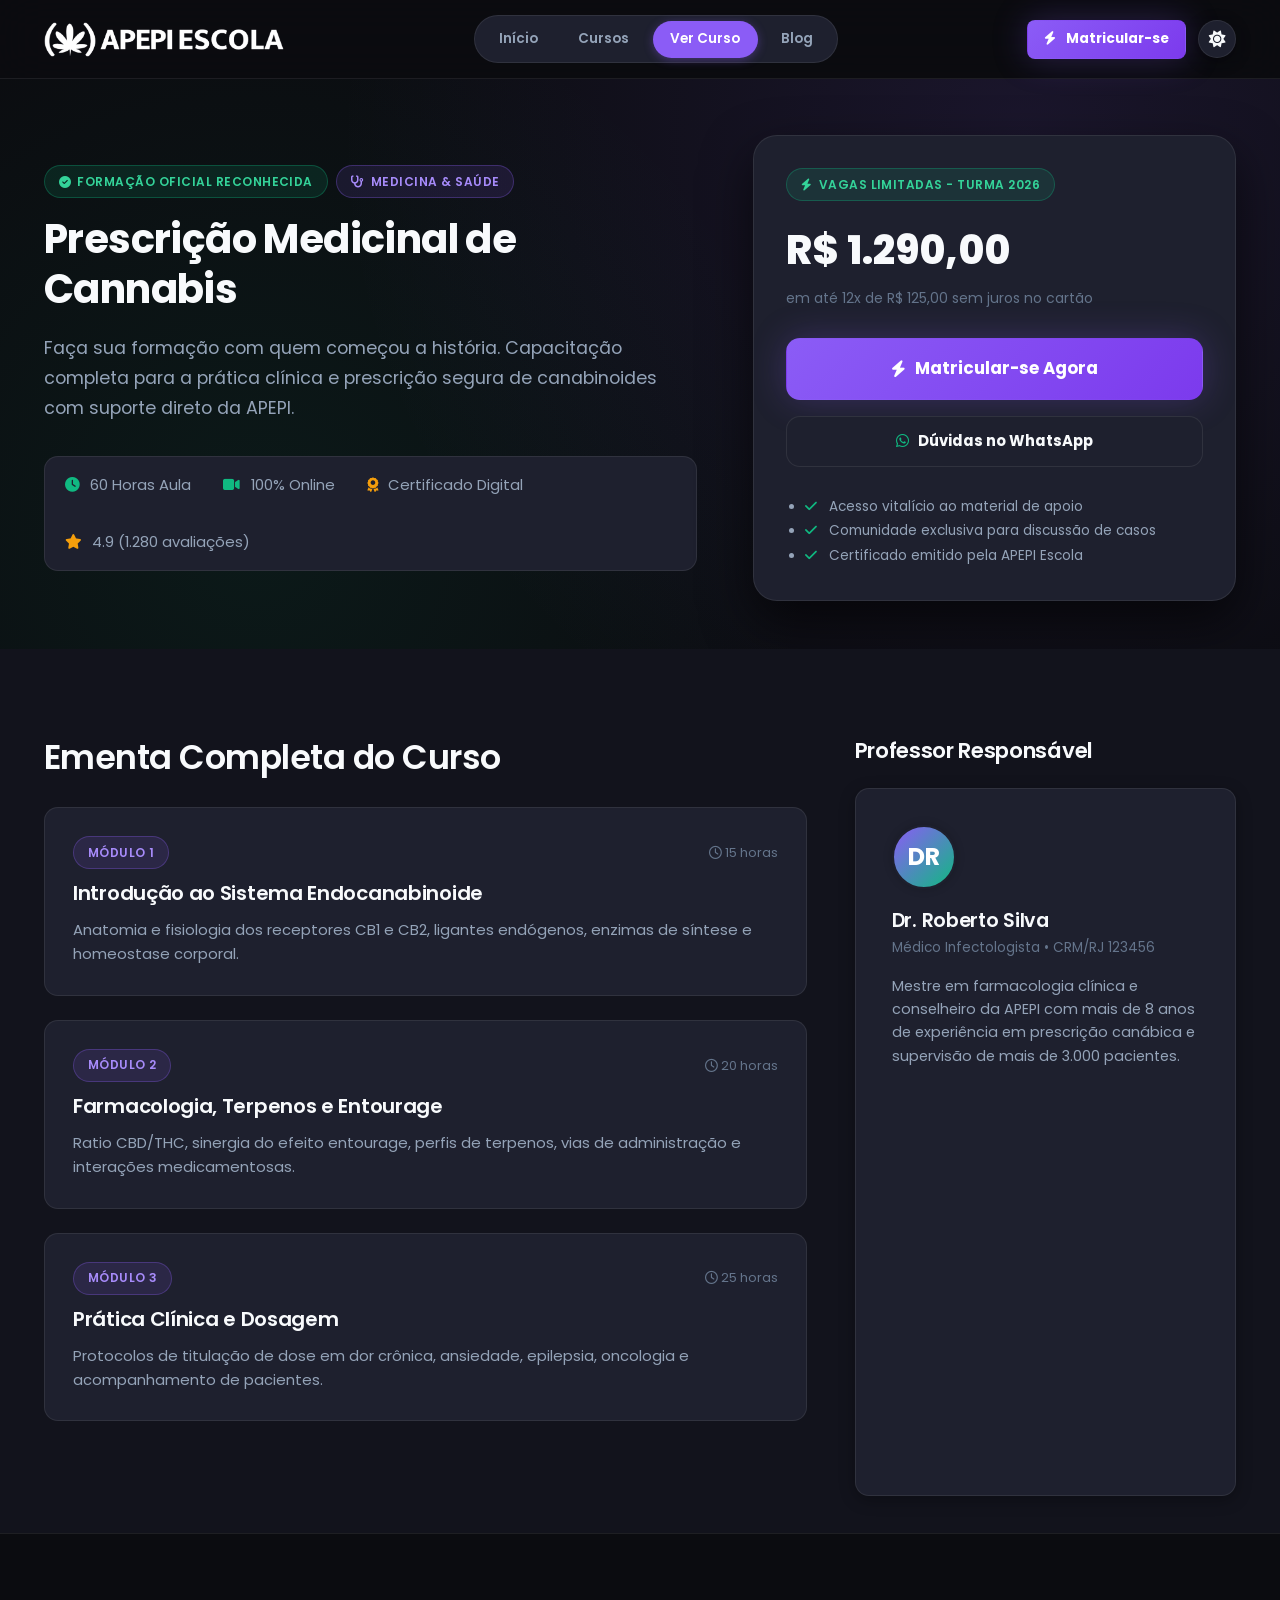
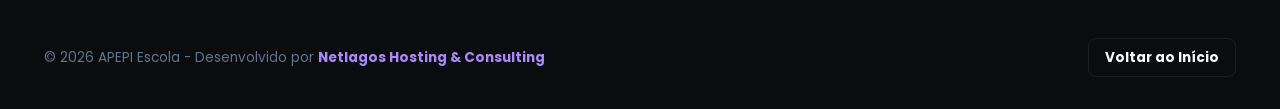
<file: wireframes/course-detail.html>
<!DOCTYPE html>
<html lang="pt-BR" data-theme="dark">
<head>
  <meta charset="UTF-8">
  <meta name="viewport" content="width=device-width, initial-scale=1.0">
  <title>Capacitação em Medicina Canábica - APEPI Escola</title>
  <meta name="description" content="Curso de Capacitação em Medicina Canábica e Sistema Endocanabinoide da APEPI Escola. Formação completa com médicos especialistas.">
  <link rel="stylesheet" href="styles.css">
</head>
<body>

  <header class="header-navbar">
    <div class="container navbar-content">
      <a href="index.html" class="brand-logo">
        <img src="assets/logo_apepi_escola_dark.png" alt="APEPI Escola" class="logo-img logo-dark">
        <img src="assets/logo_apepi_escola.png" alt="APEPI Escola" class="logo-img logo-light">
      </a>

      <nav>
        <ul class="nav-links" id="navLinks">
          <li><a href="index.html">Início</a></li>
          <li><a href="index.html#cursos">Cursos</a></li>
          <li><a href="course-detail.html" class="active">Ver Curso</a></li>
          <li><a href="blog-single.html">Blog</a></li>
        </ul>
      </nav>

      <div class="nav-actions">
        <a href="#inscrever" class="btn btn-primary btn-sm">
          <i class="fa-solid fa-bolt"></i> Matricular-se
        </a>
        <button id="themeToggleBtn" class="theme-toggle-btn" title="Mudar para Modo Claro" aria-label="Mudar para Modo Claro">
          <i class="fa-solid fa-sun"></i>
        </button>
        <button class="mobile-menu-btn" id="mobileMenuBtn" aria-label="Abrir Menu">
          <i class="fa-solid fa-bars"></i>
        </button>
      </div>
    </div>
  </header>

  <section class="hero-section" style="padding: 3.5rem 0 3rem;">
    <div class="container hero-grid">
      <div>
        <div style="display:flex; gap:0.5rem; align-items:center; margin-bottom:1rem; flex-wrap:wrap;">
          <span class="badge badge-green"><i class="fa-solid fa-circle-check"></i> Formação Oficial Reconhecida</span>
          <span class="badge badge-purple"><i class="fa-solid fa-stethoscope"></i> Medicina & Saúde</span>
        </div>

        <h1 style="font-size:2.5rem; margin-bottom: 1.25rem;">Prescrição Medicinal de Cannabis</h1>
        <p style="font-size:1.1rem; color:var(--text-secondary); margin-bottom: 2rem; line-height:1.7;">
          Faça sua formação com quem começou a história. Capacitação completa para a prática clínica e prescrição segura de canabinoides com suporte direto da APEPI.
        </p>

        <div style="display:flex; gap: 2rem; color: var(--text-secondary); font-size: 0.925rem; align-items:center; flex-wrap:wrap; background:var(--surface); padding:1rem 1.25rem; border-radius:var(--radius-md); border:1px solid var(--border-color); width:fit-content;">
          <span><i class="fa-solid fa-clock" style="color:var(--secondary); margin-right:0.4rem;"></i> 60 Horas Aula</span>
          <span><i class="fa-solid fa-video" style="color:var(--secondary); margin-right:0.4rem;"></i> 100% Online</span>
          <span><i class="fa-solid fa-award" style="color:var(--accent-gold); margin-right:0.4rem;"></i> Certificado Digital</span>
          <span><i class="fa-solid fa-star" style="color:var(--accent-gold); margin-right:0.4rem;"></i> 4.9 (1.280 avaliações)</span>
        </div>
      </div>

      <div>
        <div class="hero-preview-card" id="inscrever" style="padding:2rem;">
          <span class="badge badge-green" style="margin-bottom:1rem;"><i class="fa-solid fa-bolt"></i> Vagas Limitadas - Turma 2026</span>
          <div class="course-price" style="font-size:2.5rem; margin-bottom:0.25rem; color:var(--text-primary);">R$ 1.290,00</div>
          <p style="font-size:0.875rem; color:var(--text-muted); margin-bottom:1.75rem;">em até 12x de R$ 125,00 sem juros no cartão</p>

          <a href="#" class="btn btn-primary btn-lg" style="width:100%; margin-bottom: 1rem;">
            <i class="fa-solid fa-bolt"></i> Matricular-se Agora
          </a>

          <a href="https://wa.me/5521999998888" target="_blank" class="btn btn-ghost btn-md" style="width:100%;">
            <i class="fa-brands fa-whatsapp" style="color:var(--secondary);"></i> Dúvidas no WhatsApp
          </a>

          <ul style="margin-top: 1.75rem; padding-left: 1.2rem; font-size: 0.85rem; color: var(--text-secondary); line-height:1.8;">
            <li><i class="fa-solid fa-check" style="color:var(--secondary); margin-right:0.5rem;"></i> Acesso vitalício ao material de apoio</li>
            <li><i class="fa-solid fa-check" style="color:var(--secondary); margin-right:0.5rem;"></i> Comunidade exclusiva para discussão de casos</li>
            <li><i class="fa-solid fa-check" style="color:var(--secondary); margin-right:0.5rem;"></i> Certificado emitido pela APEPI Escola</li>
          </ul>
        </div>
      </div>
    </div>
  </section>

  <section class="features-section">
    <div class="container" style="display:grid; grid-template-columns: 2fr 1fr; gap: 3rem;">
      <div>
        <h2 style="margin-bottom: 1.75rem;">Ementa Completa do Curso</h2>

        <div style="background:var(--surface); border-radius:var(--radius-md); padding:1.75rem; margin-bottom:1.5rem; border:1px solid var(--border-color);">
          <div style="display:flex; justify-content:space-between; align-items:center; margin-bottom:0.75rem;">
            <span class="badge badge-purple">Módulo 1</span>
            <span style="font-size:0.8rem; color:var(--text-muted);"><i class="fa-regular fa-clock"></i> 15 horas</span>
          </div>
          <h3 style="color:var(--text-primary); font-size:1.25rem; margin-bottom:0.75rem;">Introdução ao Sistema Endocanabinoide</h3>
          <p style="font-size:0.925rem; color:var(--text-secondary); margin:0;">Anatomia e fisiologia dos receptores CB1 e CB2, ligantes endógenos, enzimas de síntese e homeostase corporal.</p>
        </div>

        <div style="background:var(--surface); border-radius:var(--radius-md); padding:1.75rem; margin-bottom:1.5rem; border:1px solid var(--border-color);">
          <div style="display:flex; justify-content:space-between; align-items:center; margin-bottom:0.75rem;">
            <span class="badge badge-purple">Módulo 2</span>
            <span style="font-size:0.8rem; color:var(--text-muted);"><i class="fa-regular fa-clock"></i> 20 horas</span>
          </div>
          <h3 style="color:var(--text-primary); font-size:1.25rem; margin-bottom:0.75rem;">Farmacologia, Terpenos e Entourage</h3>
          <p style="font-size:0.925rem; color:var(--text-secondary); margin:0;">Ratio CBD/THC, sinergia do efeito entourage, perfis de terpenos, vias de administração e interações medicamentosas.</p>
        </div>

        <div style="background:var(--surface); border-radius:var(--radius-md); padding:1.75rem; margin-bottom:1.5rem; border:1px solid var(--border-color);">
          <div style="display:flex; justify-content:space-between; align-items:center; margin-bottom:0.75rem;">
            <span class="badge badge-purple">Módulo 3</span>
            <span style="font-size:0.8rem; color:var(--text-muted);"><i class="fa-regular fa-clock"></i> 25 horas</span>
          </div>
          <h3 style="color:var(--text-primary); font-size:1.25rem; margin-bottom:0.75rem;">Prática Clínica e Dosagem</h3>
          <p style="font-size:0.925rem; color:var(--text-secondary); margin:0;">Protocolos de titulação de dose em dor crônica, ansiedade, epilepsia, oncologia e acompanhamento de pacientes.</p>
        </div>
      </div>

      <div>
        <h3 style="margin-bottom: 1.5rem;">Professor Responsável</h3>
        <div class="feature-card">
          <div class="avatar" style="width:64px; height:64px; font-size:1.5rem; margin-bottom:1.25rem;">DR</div>
          <h4 style="font-size:1.2rem; margin-bottom:0.25rem;">Dr. Roberto Silva</h4>
          <p class="muted" style="font-size:0.85rem; margin-bottom:1rem;">Médico Infectologista • CRM/RJ 123456</p>
          <p style="font-size:0.9rem; color:var(--text-secondary); line-height:1.6;">
            Mestre em farmacologia clínica e conselheiro da APEPI com mais de 8 anos de experiência em prescrição canábica e supervisão de mais de 3.000 pacientes.
          </p>
        </div>
      </div>
    </div>
  </section>

  <footer class="site-footer">
    <div class="container footer-bottom" style="border:none;">
      <span>&copy; 2026 APEPI Escola - Desenvolvido por <strong style="color:var(--primary-hover);">Netlagos Hosting & Consulting</strong></span>
      <a href="index.html" class="btn btn-outline btn-sm">Voltar ao Início</a>
    </div>
  </footer>

  <script src="script.js"></script>
</body>
</html>
</file>
<file: wireframes/styles.css>
@import url('https://fonts.googleapis.com/css2?family=Belleza&family=Poppins:ital,wght@0,300;0,400;0,500;0,600;0,700;0,800;1,400&family=Inter:ital,opsz,wght@0,14..32,300..700;1,14..32,300..700&display=swap');
@import url('https://cdnjs.cloudflare.com/ajax/libs/font-awesome/6.4.0/css/all.min.css');

:root {
  
  --bg-primary: #0B0C10;
  --bg-secondary: #12131C;
  --bg-tertiary: #181A26;
  --surface: #1E202E;
  --surface-hover: #272A3B;

  --text-primary: #F8FAFC;
  --text-secondary: #94A3B8;
  --text-muted: #64748B;

  --primary: #8B5CF6;       
  --primary-hover: #A78BFA;
  --primary-active: #7C3AED;
  --primary-light: rgba(139, 92, 246, 0.12);

  --secondary: #10B981;     
  --secondary-hover: #34D399;
  --secondary-active: #059669;
  --secondary-light: rgba(16, 185, 129, 0.12);

  --accent-gold: #F59E0B;   
  --accent-gold-light: rgba(245, 158, 11, 0.15);

  --success: #10B981;
  --warning: #F59E0B;
  --error: #EF4444;

  --text-on-primary: #FFFFFF;
  --text-on-secondary: #FFFFFF;

  --radius-sm: 8px;
  --radius-md: 14px;
  --radius-lg: 24px;
  --radius-full: 9999px;

  --shadow-sm: 0 4px 16px rgba(0, 0, 0, 0.3);
  --shadow-md: 0 10px 30px rgba(0, 0, 0, 0.4);
  --shadow-lg: 0 20px 50px rgba(0, 0, 0, 0.6);
  --shadow-glow: 0 0 35px rgba(139, 92, 246, 0.25);
  --shadow-emerald: 0 0 30px rgba(16, 185, 129, 0.2);

  --glass-bg: rgba(11, 12, 16, 0.82);
  --glass-card: rgba(30, 32, 46, 0.7);
  --border-color: rgba(255, 255, 255, 0.08);
  --border-hover: rgba(139, 92, 246, 0.4);

  --font-main: 'Poppins', 'Inter', -apple-system, BlinkMacSystemFont, 'Segoe UI', Roboto, sans-serif;
  --font-serif: 'Belleza', 'Playfair Display', Georgia, serif;
  --transition: all 0.3s cubic-bezier(0.16, 1, 0.3, 1);
}

[data-theme="light"] {
  --bg-primary: #FAFAFC;
  --bg-secondary: #F1F5F9;
  --bg-tertiary: #E2E8F0;
  --surface: #FFFFFF;
  --surface-hover: #F8FAFC;

  --text-primary: #0F172A;
  --text-secondary: #475569;
  --text-muted: #94A3B8;

  --primary: #6D28D9;
  --primary-hover: #7C3AED;
  --primary-active: #5B21B6;
  --primary-light: rgba(109, 40, 217, 0.08);

  --secondary: #059669;
  --secondary-hover: #10B981;
  --secondary-active: #047857;
  --secondary-light: rgba(5, 150, 105, 0.08);

  --accent-gold: #D97706;
  --accent-gold-light: rgba(217, 119, 6, 0.1);

  --text-on-primary: #FFFFFF;
  --text-on-secondary: #FFFFFF;

  --shadow-sm: 0 4px 16px rgba(15, 23, 42, 0.04);
  --shadow-md: 0 10px 30px rgba(15, 23, 42, 0.08);
  --shadow-lg: 0 20px 40px rgba(15, 23, 42, 0.12);
  --shadow-glow: 0 0 25px rgba(109, 40, 217, 0.15);
  --shadow-emerald: 0 0 25px rgba(5, 150, 105, 0.12);

  --glass-bg: rgba(250, 250, 252, 0.88);
  --glass-card: rgba(255, 255, 255, 0.9);
  --border-color: rgba(15, 23, 42, 0.08);
  --border-hover: rgba(109, 40, 217, 0.3);
}

*, *::before, *::after {
  box-sizing: border-box;
  margin: 0;
  padding: 0;
}

html {
  scroll-behavior: smooth;
  font-size: 16px;
}

body {
  background-color: var(--bg-primary);
  color: var(--text-primary);
  font-family: var(--font-main);
  line-height: 1.65;
  font-weight: 400;
  overflow-x: hidden;
  -webkit-font-smoothing: antialiased;
  -moz-osx-font-smoothing: grayscale;
  transition: background-color 0.3s ease, color 0.3s ease;
}

a {
  color: var(--text-primary);
  text-decoration: none;
  transition: var(--transition);
}

a:hover {
  color: var(--primary-hover);
}

h1, h2, h3, h4, h5, h6 {
  color: var(--text-primary);
  font-weight: 600;
  line-height: 1.25;
  letter-spacing: -0.015em;
}

h1 { font-size: 3.25rem; font-weight: 700; }
h2 { font-size: 2.1rem; font-weight: 600; }
h3 { font-size: 1.35rem; font-weight: 600; }
h4 { font-size: 1.15rem; font-weight: 600; }

.font-serif {
  font-family: var(--font-serif);
  font-style: normal;
}

p {
  color: var(--text-secondary);
  margin-bottom: 1rem;
}

p.muted {
  color: var(--text-muted);
}

.container {
  width: 100%;
  max-width: 1240px;
  margin: 0 auto;
  padding: 0 1.5rem;
}

.header-navbar {
  position: sticky;
  top: 0;
  z-index: 1000;
  background: var(--glass-bg);
  backdrop-filter: blur(24px);
  -webkit-backdrop-filter: blur(24px);
  border-bottom: 1px solid var(--border-color);
  padding: 0.85rem 0;
  transition: var(--transition);
}

.navbar-content {
  display: flex;
  align-items: center;
  justify-content: space-between;
  gap: 1.5rem;
}

.brand-logo {
  display: flex;
  align-items: center;
  gap: 0.75rem;
  font-size: 1.25rem;
  font-weight: 800;
  color: var(--text-primary);
  letter-spacing: -0.02em;
  white-space: nowrap;
}

.brand-logo .logo-img {
  height: clamp(42px, 4vw, 58px);
  max-height: 60px;
  width: auto;
  max-width: 240px;
  object-fit: contain;
  display: block;
  transition: var(--transition);
}

.site-footer .brand-logo .logo-img {
  height: clamp(40px, 3.5vw, 52px);
  max-width: 220px;
}

.brand-logo .logo-dark {
  display: none;
}

.brand-logo .logo-light {
  display: block;
}

[data-theme="dark"] .brand-logo .logo-dark {
  display: block;
}

[data-theme="dark"] .brand-logo .logo-light {
  display: none;
}

[data-theme="light"] .brand-logo .logo-dark {
  display: none;
}

[data-theme="light"] .brand-logo .logo-light {
  display: block;
}

.brand-logo:hover .logo-img {
  transform: scale(1.03);
}

.brand-logo .logo-icon {
  width: 38px;
  height: 38px;
  background: linear-gradient(135deg, var(--primary), var(--secondary));
  border-radius: var(--radius-sm);
  display: flex;
  align-items: center;
  justify-content: center;
  color: #FFFFFF;
  font-size: 1.1rem;
  box-shadow: 0 4px 14px rgba(139, 92, 246, 0.35);
}

.brand-logo span strong {
  color: var(--primary-hover);
  font-weight: 800;
}

.nav-links {
  display: flex;
  align-items: center;
  gap: 0.35rem;
  list-style: none;
  background: var(--surface);
  padding: 0.3rem 0.4rem;
  border-radius: var(--radius-full);
  border: 1px solid var(--border-color);
}

.nav-links li a {
  display: inline-block;
  padding: 0.45rem 1.1rem;
  border-radius: var(--radius-full);
  font-size: 0.85rem;
  font-weight: 600;
  color: var(--text-secondary);
  white-space: nowrap;
  transition: var(--transition);
  text-align: center;
}

.nav-links li a:hover {
  color: var(--text-primary);
  background: var(--surface-hover);
}

.nav-links li a.active {
  color: #FFFFFF !important;
  background: var(--primary);
  box-shadow: 0 2px 10px rgba(139, 92, 246, 0.35);
}

.nav-actions {
  display: flex;
  align-items: center;
  gap: 0.75rem;
  white-space: nowrap;
}

.theme-toggle-btn {
  width: 38px;
  height: 38px;
  border-radius: var(--radius-full);
  background: var(--surface);
  border: 1px solid var(--border-color);
  color: var(--text-primary);
  display: flex;
  align-items: center;
  justify-content: center;
  font-size: 1.05rem;
  cursor: pointer;
  transition: var(--transition);
  box-shadow: var(--shadow-sm);
}
  cursor: pointer;
  transition: var(--transition);
  box-shadow: var(--shadow-sm);
}

.theme-toggle-btn:hover {
  background: var(--surface-hover);
  color: var(--secondary);
  transform: rotate(15deg) scale(1.05);
  border-color: var(--secondary);
}

.mobile-menu-btn {
  display: none;
  background: transparent;
  border: none;
  color: var(--text-primary);
  font-size: 1.4rem;
  cursor: pointer;
}

.btn {
  display: inline-flex;
  align-items: center;
  justify-content: center;
  gap: 0.6rem;
  padding: 0.75rem 1.5rem;
  font-size: 0.925rem;
  font-weight: 700;
  border-radius: var(--radius-md);
  cursor: pointer;
  border: 1px solid transparent;
  transition: var(--transition);
  text-align: center;
  white-space: nowrap;
}

.btn-primary {
  background: linear-gradient(135deg, var(--primary), var(--primary-active));
  color: var(--text-on-primary) !important;
  box-shadow: var(--shadow-glow);
}

.btn-primary:hover {
  background: linear-gradient(135deg, var(--primary-hover), var(--primary));
  transform: translateY(-2px);
  box-shadow: 0 8px 25px rgba(139, 92, 246, 0.4);
}

.btn-secondary {
  background: var(--secondary);
  color: var(--text-on-secondary) !important;
  box-shadow: var(--shadow-emerald);
}

.btn-secondary:hover {
  background: var(--secondary-hover);
  transform: translateY(-2px);
}

.btn-outline {
  background: transparent;
  color: var(--text-primary) !important;
  border-color: var(--border-color);
}

.btn-outline:hover {
  border-color: var(--primary);
  background: var(--primary-light);
  color: var(--primary-hover) !important;
}

.btn-ghost {
  background: var(--surface);
  color: var(--text-primary) !important;
  border-color: var(--border-color);
}

.btn-ghost:hover {
  background: var(--surface-hover);
  border-color: var(--secondary);
}

.btn-sm {
  padding: 0.45rem 1rem;
  font-size: 0.85rem;
  border-radius: var(--radius-sm);
}

.btn-lg {
  padding: 1rem 2rem;
  font-size: 1.05rem;
  border-radius: var(--radius-md);
}

.badge {
  display: inline-flex;
  align-items: center;
  gap: 0.4rem;
  padding: 0.35rem 0.85rem;
  border-radius: var(--radius-full);
  font-size: 0.75rem;
  font-weight: 600;
  text-transform: uppercase;
  letter-spacing: 0.04em;
}

.badge-purple {
  background: var(--primary-light);
  color: var(--primary-hover);
  border: 1px solid rgba(139, 92, 246, 0.3);
}

.badge-green {
  background: var(--secondary-light);
  color: var(--secondary-hover);
  border: 1px solid rgba(16, 185, 129, 0.3);
}

.badge-gold {
  background: var(--accent-gold-light);
  color: var(--accent-gold);
  border: 1px solid rgba(245, 158, 11, 0.3);
}

.hero-section {
  padding: 4.5rem 0 3.5rem;
  background: radial-gradient(circle at 80% 10%, rgba(139, 92, 246, 0.12) 0%, transparent 60%),
              radial-gradient(circle at 20% 80%, rgba(16, 185, 129, 0.08) 0%, transparent 50%),
              var(--bg-primary);
  position: relative;
  overflow: hidden;
}

.hero-slider-container {
  position: relative;
  width: 100%;
}

.hero-slides-track {
  display: flex;
  transition: transform 0.65s cubic-bezier(0.16, 1, 0.3, 1);
  width: 100%;
}

.hero-slide {
  min-width: 100%;
  box-sizing: border-box;
  opacity: 0.3;
  transform: scale(0.98);
  transition: opacity 0.65s ease, transform 0.65s ease;
  pointer-events: none;
}

.hero-slide.active {
  opacity: 1;
  transform: scale(1);
  pointer-events: auto;
}

.hero-grid {
  display: grid;
  grid-template-columns: 1.15fr 0.85fr;
  gap: 3.5rem;
  align-items: center;
}

.hero-content .tagline {
  margin-bottom: 1.25rem;
}

.hero-title {
  font-size: 3.25rem;
  line-height: 1.15;
  margin-bottom: 1.5rem;
}

.hero-title .gradient-text {
  background: linear-gradient(135deg, var(--primary-hover) 0%, var(--secondary-hover) 100%);
  -webkit-background-clip: text;
  -webkit-text-fill-color: transparent;
}

.hero-description {
  font-size: 1.1rem;
  color: var(--text-secondary);
  margin-bottom: 2.25rem;
  max-width: 620px;
  line-height: 1.7;
}

.hero-cta {
  display: flex;
  align-items: center;
  gap: 1.25rem;
  flex-wrap: wrap;
  margin-bottom: 3.5rem;
}

.hero-stats {
  display: flex;
  gap: 2.5rem;
  border-top: 1px solid var(--border-color);
  padding-top: 2.25rem;
}

.stat-item h4 {
  font-size: 1.85rem;
  color: var(--text-primary);
  font-weight: 600;
  letter-spacing: -0.015em;
}

.stat-item h4 span {
  color: var(--secondary);
}

.stat-item p {
  font-size: 0.85rem;
  color: var(--text-muted);
  margin: 0;
  font-weight: 500;
}

.hero-visual {
  position: relative;
}

.hero-preview-card {
  background: var(--surface);
  border: 1px solid var(--border-color);
  border-radius: var(--radius-lg);
  overflow: hidden;
  box-shadow: var(--shadow-lg);
  position: relative;
  transition: var(--transition);
}

.hero-preview-card:hover {
  border-color: var(--primary-hover);
  box-shadow: var(--shadow-glow);
}

.hero-preview-thumb {
  width: 100%;
  height: 240px;
  background: linear-gradient(135deg, #1E1B4B 0%, #064E3B 100%);
  position: relative;
  display: flex;
  align-items: center;
  justify-content: center;
  cursor: pointer;
}

.play-trigger {
  width: 68px;
  height: 68px;
  border-radius: var(--radius-full);
  background: rgba(255, 255, 255, 0.2);
  backdrop-filter: blur(12px);
  border: 2px solid rgba(255, 255, 255, 0.8);
  color: #FFFFFF;
  display: flex;
  align-items: center;
  justify-content: center;
  font-size: 1.5rem;
  padding-left: 4px;
  transition: var(--transition);
  box-shadow: 0 0 30px rgba(0, 0, 0, 0.4);
}

.hero-preview-thumb:hover .play-trigger {
  transform: scale(1.1);
  background: var(--primary);
  border-color: #FFFFFF;
}

.hero-preview-body {
  padding: 1.75rem;
}

.floating-badge {
  position: absolute;
  bottom: -18px;
  left: -20px;
  background: var(--surface);
  border: 1px solid var(--secondary);
  border-radius: var(--radius-md);
  padding: 0.9rem 1.25rem;
  display: flex;
  align-items: center;
  gap: 1rem;
  box-shadow: var(--shadow-md);
}

.floating-badge i {
  font-size: 1.6rem;
  color: var(--secondary);
}

.floating-badge strong {
  display: block;
  font-size: 0.9rem;
  color: var(--text-primary);
}

.floating-badge span {
  font-size: 0.775rem;
  color: var(--text-muted);
}

.slider-nav-controls {
  display: flex;
  align-items: center;
  justify-content: space-between;
  margin-top: 2.5rem;
  padding-top: 1.5rem;
  border-top: 1px solid var(--border-color);
  gap: 1.5rem;
  flex-wrap: wrap;
}

.slider-arrows {
  display: flex;
  gap: 0.75rem;
}

.slider-arrow-btn {
  width: 44px;
  height: 44px;
  border-radius: var(--radius-full);
  background: var(--surface);
  border: 1px solid var(--border-color);
  color: var(--text-primary);
  display: flex;
  align-items: center;
  justify-content: center;
  font-size: 1rem;
  cursor: pointer;
  transition: var(--transition);
  box-shadow: var(--shadow-sm);
}

.slider-arrow-btn:hover {
  background: var(--primary);
  color: #FFFFFF;
  border-color: var(--primary);
  transform: translateY(-2px);
  box-shadow: var(--shadow-glow);
}

.slider-indicators-wrapper {
  display: flex;
  align-items: center;
  gap: 1.5rem;
  flex: 1;
  max-width: 540px;
}

.slider-dots {
  display: flex;
  gap: 0.6rem;
  align-items: center;
}

.slider-dot {
  width: 10px;
  height: 10px;
  border-radius: var(--radius-full);
  background: var(--text-muted);
  opacity: 0.4;
  border: none;
  cursor: pointer;
  transition: var(--transition);
}

.slider-dot.active {
  width: 28px;
  opacity: 1;
  background: linear-gradient(90deg, var(--primary), var(--secondary));
}

.slider-counter {
  font-size: 0.85rem;
  font-weight: 700;
  color: var(--text-secondary);
  letter-spacing: 0.05em;
  white-space: nowrap;
}

.slider-progress-track {
  height: 4px;
  flex: 1;
  background: var(--surface);
  border: 1px solid var(--border-color);
  border-radius: var(--radius-full);
  overflow: hidden;
  position: relative;
}

.slider-progress-bar {
  height: 100%;
  width: 0%;
  background: linear-gradient(90deg, var(--primary), var(--secondary));
  transition: width 0.1s linear;
}

.section-header {
  text-align: center;
  max-width: 720px;
  margin: 0 auto 3.5rem;
}

.section-header h2 {
  margin-top: 0.6rem;
  margin-bottom: 0.85rem;
}

.category-pills {
  display: flex;
  justify-content: center;
  gap: 0.75rem;
  margin-top: 1.75rem;
  flex-wrap: wrap;
}

.pill-btn {
  padding: 0.55rem 1.25rem;
  border-radius: var(--radius-full);
  font-size: 0.875rem;
  font-weight: 600;
  background: var(--surface);
  border: 1px solid var(--border-color);
  color: var(--text-secondary);
  cursor: pointer;
  transition: var(--transition);
}

.pill-btn.active,
.pill-btn:hover {
  background: var(--primary);
  color: #FFFFFF;
  border-color: var(--primary);
  box-shadow: var(--shadow-glow);
}

.features-section {
  padding: 5.5rem 0;
  background-color: var(--bg-secondary);
}

.grid-3 {
  display: grid;
  grid-template-columns: repeat(3, 1fr);
  gap: 2rem;
}

.feature-card {
  background: var(--surface);
  border-radius: var(--radius-md);
  padding: 2.25rem;
  border: 1px solid var(--border-color);
  box-shadow: var(--shadow-sm);
  transition: var(--transition);
  height: 100%;
  display: flex;
  flex-direction: column;
}

.feature-card:hover {
  transform: translateY(-6px);
  border-color: var(--primary-hover);
  box-shadow: var(--shadow-md);
}

.feature-icon {
  width: 54px;
  height: 54px;
  border-radius: var(--radius-sm);
  background: var(--primary-light);
  color: var(--primary-hover);
  display: flex;
  align-items: center;
  justify-content: center;
  font-size: 1.4rem;
  margin-bottom: 1.5rem;
}

.courses-section {
  padding: 5.5rem 0;
}

.course-card {
  background: var(--surface);
  border-radius: var(--radius-md);
  overflow: hidden;
  border: 1px solid var(--border-color);
  box-shadow: var(--shadow-sm);
  display: flex;
  flex-direction: column;
  transition: var(--transition);
}

.course-card:hover {
  transform: translateY(-8px);
  box-shadow: var(--shadow-lg);
  border-color: var(--secondary);
}

.course-thumb {
  height: 210px;
  position: relative;
  overflow: hidden;
  background: linear-gradient(135deg, var(--bg-secondary), var(--surface-hover));
  display: flex;
  align-items: center;
  justify-content: center;
}

.course-thumb-gradient-1 {
  background: linear-gradient(135deg, #2E1065 0%, #064E3B 100%);
}

.course-thumb-gradient-2 {
  background: linear-gradient(135deg, #1E293B 0%, #4C1D95 100%);
}

.course-thumb-gradient-3 {
  background: linear-gradient(135deg, #065F46 0%, #111827 100%);
}

.course-thumb i.main-icon {
  font-size: 3.5rem;
  color: rgba(255, 255, 255, 0.25);
  transition: var(--transition);
}

.course-card:hover .course-thumb i.main-icon {
  transform: scale(1.15);
  color: rgba(255, 255, 255, 0.4);
}

.course-thumb .badge {
  position: absolute;
  top: 1rem;
  right: 1rem;
  z-index: 2;
}

.course-body {
  padding: 1.75rem;
  flex: 1;
  display: flex;
  flex-direction: column;
}

.course-meta {
  display: flex;
  gap: 1rem;
  font-size: 0.825rem;
  color: var(--text-muted);
  margin-bottom: 0.75rem;
  align-items: center;
}

.course-meta span i {
  color: var(--secondary);
  margin-right: 0.35rem;
}

.course-title {
  font-size: 1.25rem;
  margin-bottom: 0.75rem;
  line-height: 1.35;
}

.course-rating {
  display: flex;
  align-items: center;
  gap: 0.4rem;
  font-size: 0.85rem;
  color: var(--accent-gold);
  margin-bottom: 1rem;
  font-weight: 700;
}

.course-footer {
  margin-top: auto;
  padding-top: 1.25rem;
  border-top: 1px solid var(--border-color);
  display: flex;
  align-items: center;
  justify-content: space-between;
}

.course-price {
  font-size: 1.35rem;
  font-weight: 800;
  color: var(--text-primary);
}

.palette-section {
  padding: 5rem 0;
  background: var(--bg-tertiary);
  border-top: 1px solid var(--border-color);
}

.swatch-grid {
  display: grid;
  grid-template-columns: repeat(auto-fit, minmax(200px, 1fr));
  gap: 1.25rem;
}

.swatch-card {
  border-radius: var(--radius-md);
  padding: 1.35rem;
  border: 1px solid var(--border-color);
  display: flex;
  flex-direction: column;
  justify-content: space-between;
  height: 130px;
  font-weight: 700;
  font-size: 0.9rem;
  box-shadow: var(--shadow-sm);
}

.wcag-badge {
  font-size: 0.725rem;
  padding: 0.25rem 0.6rem;
  border-radius: 4px;
  align-self: flex-start;
  font-weight: 700;
}

.testimonials-section {
  padding: 5.5rem 0;
  background-color: var(--bg-secondary);
}

.testimonial-card {
  background: var(--surface);
  padding: 2.25rem;
  border-radius: var(--radius-md);
  border: 1px solid var(--border-color);
  box-shadow: var(--shadow-sm);
  display: flex;
  flex-direction: column;
  justify-content: space-between;
}

.testimonial-card .quote-icon {
  font-size: 1.75rem;
  color: var(--primary-hover);
  margin-bottom: 1rem;
}

.user-profile {
  display: flex;
  align-items: center;
  gap: 1rem;
  margin-top: 1.75rem;
}

.avatar {
  width: 48px;
  height: 48px;
  border-radius: var(--radius-full);
  background: linear-gradient(135deg, var(--primary), var(--secondary));
  display: flex;
  align-items: center;
  justify-content: center;
  font-weight: 700;
  color: #FFFFFF;
  border: 2px solid var(--surface);
  box-shadow: 0 0 10px rgba(0,0,0,0.2);
}

.cta-banner {
  padding: 5.5rem 0;
  background: linear-gradient(135deg, var(--bg-secondary) 0%, var(--surface) 100%);
  border-top: 1px solid var(--border-color);
  text-align: center;
}

.cta-box {
  max-width: 800px;
  margin: 0 auto;
}

.site-footer {
  background: var(--bg-primary);
  border-top: 1px solid var(--border-color);
  padding: 4.5rem 0 2rem;
  color: var(--text-muted);
}

.footer-grid {
  display: grid;
  grid-template-columns: 2fr 1fr 1fr 1.5fr;
  gap: 3.5rem;
  margin-bottom: 3.5rem;
}

.footer-col h4 {
  color: var(--text-primary);
  margin-bottom: 1.25rem;
  font-size: 1.05rem;
}

.footer-links {
  list-style: none;
}

.footer-links li {
  margin-bottom: 0.65rem;
}

.footer-links a {
  color: var(--text-secondary);
  font-size: 0.9rem;
}

.footer-links a:hover {
  color: var(--secondary);
}

.footer-bottom {
  display: flex;
  justify-content: space-between;
  align-items: center;
  padding-top: 2rem;
  border-top: 1px solid var(--border-color);
  font-size: 0.85rem;
}

.modal-overlay {
  position: fixed;
  top: 0;
  left: 0;
  width: 100%;
  height: 100%;
  background: rgba(0, 0, 0, 0.85);
  backdrop-filter: blur(12px);
  z-index: 2000;
  display: flex;
  align-items: center;
  justify-content: center;
  opacity: 0;
  visibility: hidden;
  transition: var(--transition);
}

.modal-overlay.active {
  opacity: 1;
  visibility: visible;
}

.modal-content {
  background: var(--surface);
  width: 90%;
  max-width: 800px;
  border-radius: var(--radius-lg);
  border: 1px solid var(--border-color);
  overflow: hidden;
  box-shadow: var(--shadow-lg);
  position: relative;
  transform: scale(0.95);
  transition: var(--transition);
}

.modal-overlay.active .modal-content {
  transform: scale(1);
}

.modal-header {
  padding: 1.25rem 1.75rem;
  border-bottom: 1px solid var(--border-color);
  display: flex;
  align-items: center;
  justify-content: space-between;
}

.modal-close {
  background: transparent;
  border: none;
  color: var(--text-muted);
  font-size: 1.4rem;
  cursor: pointer;
  transition: var(--transition);
}

.modal-close:hover {
  color: var(--error);
}

.modal-body {
  padding: 2rem;
  text-align: center;
}

.video-placeholder {
  width: 100%;
  height: 380px;
  background: #000;
  border-radius: var(--radius-md);
  display: flex;
  flex-direction: column;
  align-items: center;
  justify-content: center;
  color: #FFF;
  position: relative;
}

@media (max-width: 1024px) {
  .nav-links {
    display: none;
    position: absolute;
    top: calc(100% + 0.5rem);
    left: 1.5rem;
    right: 1.5rem;
    width: auto;
    background: var(--surface);
    flex-direction: column;
    padding: 1rem;
    gap: 0.5rem;
    border-radius: var(--radius-md);
    border: 1px solid var(--border-color);
    box-shadow: var(--shadow-lg);
  }

  .nav-links li {
    width: 100%;
  }

  .nav-links li a {
    display: block;
    width: 100%;
    text-align: left;
    padding: 0.75rem 1.25rem;
  }

  .nav-links.show {
    display: flex;
  }

  .mobile-menu-btn {
    display: block;
  }
}

@media (max-width: 992px) {
  .hero-grid {
    grid-template-columns: 1fr;
    text-align: center;
  }

  .hero-title {
    font-size: 2.75rem;
  }

  .hero-cta, .hero-stats {
    justify-content: center;
  }

  .floating-badge {
    left: 50%;
    transform: translateX(-50%);
    bottom: -25px;
  }

  .grid-3 {
    grid-template-columns: repeat(2, 1fr);
  }

  .footer-grid {
    grid-template-columns: 1fr 1fr;
  }
}

@media (max-width: 768px) {
  .grid-3 {
    grid-template-columns: 1fr;
  }

  .footer-grid {
    grid-template-columns: 1fr;
  }

  .hero-title {
    font-size: 2.25rem;
  }

  .slider-nav-controls {
    flex-direction: column-reverse;
    align-items: center;
    gap: 1.25rem;
  }

  .slider-indicators-wrapper {
    width: 100%;
    max-width: 100%;
  }
}
</file>
<file: styles.css>
/*
Theme Name: APEPI Escola
Theme URI: https://apepi.org.br
Author: Netlagos Consulting
Author URI: https://netlagos.com.br
Description: Tema oficial da APEPI Escola - A principal Escola Brasileira de Cannabis Medicinal. Totalmente responsivo, suporte a Dark Mode, menus dinâmicos com dropdowns, painel de customização, breadcrumbs nativos e Custom Post Types.
Version: 6.2.0
License: GNU General Public License v2 or later
Text Domain: apepi-escola
Tags: custom-menu, dark-mode, responsive-layout, education, medical, custom-post-types
*/

@import url('https://fonts.googleapis.com/css2?family=Belleza&family=Poppins:ital,wght@0,300;0,400;0,500;0,600;0,700;0,800;1,400&family=Inter:ital,opsz,wght@0,14..32,300..700;1,14..32,300..700&display=swap');
@import url('https://cdnjs.cloudflare.com/ajax/libs/font-awesome/6.4.0/css/all.min.css');

:root {
  /* Warm Cream Design System (Default / Light Theme) */
  --bg-primary: #FAF8F5;       /* Creme suave natural */
  --bg-secondary: #F3EFE9;     /* Creme mais profundo para contrastes */
  --bg-tertiary: #EAE3D8;      /* Creme médio para bordas/detalhes */
  --surface: #FFFFFF;          /* Branco puro para cards */
  --surface-hover: #FCFAF8;

  --text-primary: #11281A;     /* Verde carvão muito escuro para máxima legibilidade */
  --text-secondary: #3D5244;   /* Verde acinzentado médio */
  --text-muted: #738A7A;       /* Verde acinzentado claro */

  --primary: #003E19;          /* Deep Forest Green (Selo APEPI) */
  --primary-hover: #075E29;
  --primary-active: #002B10;
  --primary-light: rgba(0, 62, 25, 0.06);

  --secondary: #4C9A2A;        /* Leaf Green */
  --secondary-hover: #3E831F;
  --secondary-active: #2C5F13;
  --secondary-light: rgba(76, 154, 42, 0.08);

  --accent-gold: #D97706;      /* Ouro queimado para destaques premium */
  --accent-gold-light: rgba(217, 119, 6, 0.1);

  --success: #2E7D32;
  --warning: #F59E0B;
  --error: #C62828;

  --text-on-primary: #FFFFFF;
  --text-on-secondary: #FFFFFF;

  --radius-sm: 8px;
  --radius-md: 14px;
  --radius-lg: 24px;
  --radius-full: 9999px;

  --shadow-sm: 0 4px 16px rgba(17, 40, 26, 0.05);
  --shadow-md: 0 10px 30px rgba(17, 40, 26, 0.08);
  --shadow-lg: 0 20px 50px rgba(17, 40, 26, 0.12);
  --shadow-glow: 0 0 35px rgba(0, 62, 25, 0.12);
  --shadow-emerald: 0 0 30px rgba(76, 154, 42, 0.1);

  --glass-bg: rgba(250, 248, 245, 0.85);
  --glass-card: rgba(255, 255, 255, 0.85);
  --border-color: #E6E1D8;
  --border-hover: rgba(0, 62, 25, 0.3);

  --font-main: 'Poppins', 'Inter', -apple-system, BlinkMacSystemFont, 'Segoe UI', Roboto, sans-serif;
  --font-serif: var(--font-main);
  --transition: all 0.35s cubic-bezier(0.16, 1, 0.3, 1);
}

[data-theme="dark"] {
  /* Earth, Timber & Organic Botanical Palette (Terra, Madeira e Folhas) */
  --bg-primary: #17110C;       /* Marrom Terra Profunda / Deep Earth Charcoal */
  --bg-secondary: #221811;     /* Madeira Acetinada Escura / Deep Chestnut Timber */
  --bg-tertiary: #2D2016;      /* Solo fértil de cultivo / Rich Cultivation Soil */
  --surface: #261A12;          /* Superfície em Madeira de Nogueira Escura */
  --surface-hover: #33241A;    /* Destaque suave em tom madeira quente */

  /* Tipografia em Marfim Orgânico (Solicitado pela Cliente) */
  --text-primary: #F7F0E6;     /* Marfim Natural Quente (Warm Natural Ivory) */
  --text-secondary: #E4D7C5;   /* Marfim Pergaminho Aveludado */
  --text-muted: #BAAA96;       /* Argila Marfim Muted */

  --primary: #F7F0E6;          /* Títulos soberanos em Marfim Orgânico */
  --primary-hover: #FFFBF5;    /* Marfim reluzente em hover */
  --primary-active: #EADFCF;
  --primary-light: rgba(247, 240, 230, 0.12);

  /* Destaques em Tom Folha Verde Orgânica & Marfim Dourado */
  --secondary: #7EA152;        /* Verde Folha Orgânica Viva (Natural Leaf Green) */
  --secondary-hover: #8BB15E;
  --secondary-active: #597B34;
  --secondary-light: rgba(126, 161, 82, 0.16);

  --accent-gold: #D49B4B;      /* Âmbar de Terra / Terracotta Amber Gold */
  --accent-gold-light: rgba(212, 155, 75, 0.16);

  --text-on-primary: #17110C;
  --text-on-secondary: #17110C;

  --shadow-sm: 0 4px 20px rgba(0, 0, 0, 0.7);
  --shadow-md: 0 12px 35px rgba(0, 0, 0, 0.8);
  --shadow-lg: 0 24px 60px rgba(0, 0, 0, 0.9);
  --shadow-glow: 0 0 30px rgba(247, 240, 230, 0.14);
  --shadow-emerald: 0 0 25px rgba(126, 161, 82, 0.22);

  --glass-bg: rgba(23, 17, 12, 0.94);
  --glass-card: rgba(38, 26, 18, 0.93);
  --border-color: rgba(247, 240, 230, 0.12);    /* Linhas em tom marfim terra */
  --border-hover: rgba(126, 161, 82, 0.4);
}

/* Specific Dark Mode Icon & Contrast Enhancements */
[data-theme="dark"] .stat-icon-wrapper,
[data-theme="dark"] .dif-icon-holder,
[data-theme="dark"] .card-badge-icon,
[data-theme="dark"] .acc-icon,
[data-theme="dark"] .sticky-icon,
[data-theme="dark"] .flow-step-icon,
[data-theme="dark"] .cfc-icon-wrapper,
[data-theme="dark"] .aud-icon,
[data-theme="dark"] .contact-icon-pill,
[data-theme="dark"] .cta-icon-holder,
[data-theme="dark"] .service-inc-card i {
  color: var(--secondary) !important;
  background: var(--secondary-light);
  border: 1px solid rgba(74, 222, 128, 0.2);
  box-shadow: 0 0 15px rgba(74, 222, 128, 0.12);
}

[data-theme="dark"] .btn-primary {
  background: linear-gradient(135deg, #259654, #1B7540);
  color: #FFFFFF !important;
}

[data-theme="dark"] .btn-primary:hover {
  background: linear-gradient(135deg, #2EAD65, #228B4E);
  box-shadow: 0 8px 25px rgba(46, 173, 101, 0.4);
}

[data-theme="dark"] .btn-secondary {
  background: var(--secondary);
  color: #050806 !important;
}

[data-theme="dark"] .btn-secondary:hover {
  background: var(--secondary-hover);
}

*, *::before, *::after {
  box-sizing: border-box;
  margin: 0;
  padding: 0;
}

html {
  scroll-behavior: smooth;
  font-size: 16px;
}

body {
  background-color: var(--bg-primary);
  color: var(--text-primary);
  font-family: var(--font-main);
  line-height: 1.65;
  font-weight: 400;
  overflow-x: hidden;
  -webkit-font-smoothing: antialiased;
  -moz-osx-font-smoothing: grayscale;
  transition: background-color 0.3s ease, color 0.3s ease;
}

a {
  color: var(--text-primary);
  text-decoration: none;
  transition: var(--transition);
}

a:hover {
  color: var(--primary-hover);
}

h1, h2, h3, h4, h5, h6 {
  color: var(--text-primary);
  font-weight: 600;
  line-height: 1.25;
  letter-spacing: -0.015em;
}

h1 { font-size: 3.25rem; font-weight: 700; }
h2 { font-size: 2.1rem; font-weight: 600; }
h3 { font-size: 1.35rem; font-weight: 600; }
h4 { font-size: 1.15rem; font-weight: 600; }

.font-serif {
  font-family: var(--font-serif);
  font-style: normal;
}

p {
  color: var(--text-secondary);
  margin-bottom: 1rem;
}

p.muted {
  color: var(--text-muted);
}

.container {
  width: 100%;
  max-width: 1240px;
  margin: 0 auto;
  padding: 0 1.5rem;
}

.header-navbar {
  position: sticky;
  top: 0;
  z-index: 1000;
  background: var(--glass-bg);
  backdrop-filter: blur(24px);
  -webkit-backdrop-filter: blur(24px);
  border-bottom: 1px solid var(--border-color);
  padding: 0.85rem 0;
  transition: var(--transition);
}

.navbar-content {
  display: flex;
  align-items: center;
  justify-content: space-between;
  gap: 1.5rem;
}

.brand-logo {
  display: flex;
  align-items: center;
  gap: 0.75rem;
  font-size: 1.25rem;
  font-weight: 800;
  color: var(--text-primary);
  letter-spacing: -0.02em;
  white-space: nowrap;
}

.brand-logo .logo-img {
  height: clamp(42px, 4vw, 58px);
  max-height: 60px;
  width: auto;
  max-width: 240px;
  object-fit: contain;
  display: block;
  transition: var(--transition);
}

.site-footer .brand-logo .logo-img {
  height: clamp(40px, 3.5vw, 52px);
  max-width: 220px;
}

.brand-logo .logo-dark {
  display: none;
}

.brand-logo .logo-light {
  display: block;
}

[data-theme="dark"] .brand-logo .logo-dark {
  display: block;
}

[data-theme="dark"] .brand-logo .logo-light {
  display: none;
}

[data-theme="light"] .brand-logo .logo-dark {
  display: none;
}

[data-theme="light"] .brand-logo .logo-light {
  display: block;
}

.brand-logo:hover .logo-img {
  transform: scale(1.03);
}

.brand-logo .logo-icon {
  width: 38px;
  height: 38px;
  background: linear-gradient(135deg, var(--primary), var(--secondary));
  border-radius: var(--radius-sm);
  display: flex;
  align-items: center;
  justify-content: center;
  color: #FFFFFF;
  font-size: 1.1rem;
  box-shadow: 0 4px 14px rgba(139, 92, 246, 0.35);
}

.brand-logo span strong {
  color: var(--primary-hover);
  font-weight: 800;
}

.nav-links {
  display: flex;
  align-items: center;
  gap: 2.25rem;
  list-style: none;
  background: transparent;
  padding: 0;
  border-radius: 0;
  border: none;
  margin: 0;
}

.nav-links li a {
  position: relative;
  display: inline-block;
  padding: 0.5rem 0;
  font-size: 0.95rem;
  font-weight: 600;
  color: var(--text-primary);
  white-space: nowrap;
  transition: color 0.25s ease;
  text-decoration: none;
}

.nav-links li a::after {
  content: '';
  position: absolute;
  bottom: -2px;
  left: 0;
  width: 100%;
  height: 2.5px;
  background-color: var(--primary);
  border-radius: 2px;
  transform: scaleX(0);
  transform-origin: center;
  transition: transform 0.25s cubic-bezier(0.16, 1, 0.3, 1);
}

.nav-links li a:hover {
  color: var(--primary-hover);
}

.nav-links li a.active {
  color: var(--primary) !important;
  font-weight: 700;
  background: transparent;
  box-shadow: none;
}

.nav-links li a.active::after,
.nav-links li a:hover::after {
  transform: scaleX(1);
}

.nav-actions {
  display: flex;
  align-items: center;
  gap: 0.75rem;
  white-space: nowrap;
}

.theme-toggle-btn {
  width: 38px;
  height: 38px;
  border-radius: var(--radius-full);
  background: var(--surface);
  border: 1px solid var(--border-color);
  color: var(--text-primary);
  display: flex;
  align-items: center;
  justify-content: center;
  font-size: 1.05rem;
  cursor: pointer;
  transition: var(--transition);
  box-shadow: var(--shadow-sm);
}

.theme-toggle-btn:hover {
  background: var(--surface-hover);
  color: var(--secondary);
  transform: rotate(15deg) scale(1.05);
  border-color: var(--secondary);
}

.mobile-menu-btn {
  display: none;
  background: transparent;
  border: none;
  color: var(--text-primary);
  font-size: 1.4rem;
  cursor: pointer;
}

.btn {
  display: inline-flex;
  align-items: center;
  justify-content: center;
  gap: 0.6rem;
  padding: 0.75rem 1.5rem;
  font-size: 0.925rem;
  font-weight: 700;
  border-radius: var(--radius-md);
  cursor: pointer;
  border: 1px solid transparent;
  transition: var(--transition);
  text-align: center;
  white-space: nowrap;
}

.btn-primary {
  background: linear-gradient(135deg, var(--secondary) 0%, var(--secondary-hover) 100%) !important;
  color: #17110C !important;
  border: 1px solid rgba(0, 0, 0, 0.15) !important;
  box-shadow: 0 4px 18px rgba(76, 154, 42, 0.25) !important;
  font-weight: 700 !important;
}

.btn-primary:hover {
  background: linear-gradient(135deg, var(--secondary-hover) 0%, var(--secondary-active) 100%) !important;
  color: #000000 !important;
  transform: translateY(-2px) !important;
  box-shadow: 0 8px 25px rgba(76, 154, 42, 0.35) !important;
}

.btn-secondary {
  background: linear-gradient(135deg, var(--secondary-hover) 0%, var(--secondary-active) 100%) !important;
  color: #17110C !important;
  border: 1px solid rgba(0, 0, 0, 0.15) !important;
  box-shadow: 0 4px 16px rgba(76, 154, 42, 0.2) !important;
  font-weight: 700 !important;
}

.btn-secondary:hover {
  background: linear-gradient(135deg, var(--secondary) 0%, var(--secondary-hover) 100%) !important;
  color: #000000 !important;
  transform: translateY(-2px) !important;
  box-shadow: 0 8px 22px rgba(76, 154, 42, 0.3) !important;
}

.btn-outline {
  background: transparent;
  color: var(--text-primary) !important;
  border-color: var(--border-color);
}

.btn-outline:hover {
  border-color: var(--primary);
  background: var(--primary-light);
  color: var(--primary-hover) !important;
}

.btn-ghost {
  background: var(--surface);
  color: var(--text-primary) !important;
  border-color: var(--border-color);
}

.btn-ghost:hover {
  background: var(--surface-hover);
  border-color: var(--secondary);
}

.btn-sm {
  padding: 0.45rem 1rem;
  font-size: 0.85rem;
  border-radius: var(--radius-sm);
}

.btn-lg {
  padding: 1rem 2rem;
  font-size: 1.05rem;
  border-radius: var(--radius-md);
}

.badge {
  display: inline-flex;
  align-items: center;
  gap: 0.4rem;
  padding: 0.35rem 0.85rem;
  border-radius: var(--radius-full);
  font-size: 0.75rem;
  font-weight: 600;
  text-transform: uppercase;
  letter-spacing: 0.04em;
}

.badge-purple {
  background: var(--primary-light);
  color: var(--primary-hover);
  border: 1px solid rgba(139, 92, 246, 0.3);
}

.badge-green {
  background: var(--secondary-light);
  color: var(--secondary-hover);
  border: 1px solid rgba(16, 185, 129, 0.3);
}

.badge-gold {
  background: var(--accent-gold-light);
  color: var(--accent-gold);
  border: 1px solid rgba(245, 158, 11, 0.3);
}

/* --- NEW PREMIUM LAYOUT SECTIONS --- */

/* Highlight underline design */
.highlight-line {
  position: relative;
  display: inline-block;
  color: var(--primary);
}
.highlight-line::after {
  content: '';
  position: absolute;
  left: 0;
  bottom: 4px;
  width: 100%;
  height: 6px;
  background: var(--secondary);
  border-radius: var(--radius-full);
  z-index: -1;
  opacity: 0.75;
}

/* Home Hero Section - Hero Degradê (Inspirado na imagem da cliente) */
.hero-home {
  position: relative;
  min-height: 600px;
  display: flex;
  align-items: center;
  overflow: hidden;
  background: var(--bg-primary);
  padding: 4.5rem 0;
}

.hero-bg-wrapper {
  position: absolute;
  top: 0;
  right: 0;
  bottom: 0;
  left: 0;
  width: 100%;
  height: 100%;
  z-index: 1;
  pointer-events: none;
}

.hero-bg-img {
  position: absolute;
  right: 0;
  top: 0;
  width: 62%;
  height: 100%;
  object-fit: cover;
  object-position: center right;
}

.hero-gradient-overlay {
  position: absolute;
  inset: 0;
  z-index: 2;
  background: linear-gradient(to right, 
    var(--bg-primary) 0%, 
    var(--bg-primary) 38%, 
    rgba(250, 248, 245, 0.88) 55%, 
    rgba(250, 248, 245, 0.25) 75%, 
    transparent 100%
  );
}

[data-theme="dark"] .hero-gradient-overlay {
  background: linear-gradient(to right, 
    var(--bg-primary) 0%, 
    var(--bg-primary) 38%, 
    rgba(23, 17, 12, 0.92) 55%, 
    rgba(23, 17, 12, 0.35) 75%, 
    transparent 100%
  );
}

.hero-grid {
  position: relative;
  z-index: 3;
  display: grid;
  grid-template-columns: 1.15fr 0.85fr;
  gap: 3.5rem;
  align-items: center;
}

.hero-text {
  max-width: 620px;
}

.hero-pre-title {
  display: block;
  font-size: 1.65rem;
  font-weight: 500;
  color: var(--text-primary);
  margin-bottom: 0.25rem;
  font-family: var(--font-serif);
}

.hero-title {
  font-size: clamp(2.4rem, 4.2vw, 3.6rem);
  font-weight: 700;
  color: #003E19;
  line-height: 1.12;
  margin-bottom: 1.25rem;
}

[data-theme="dark"] .hero-title {
  color: var(--text-primary);
}

.hero-desc {
  font-size: 1.08rem;
  line-height: 1.65;
  color: var(--text-secondary);
  margin-bottom: 2.25rem;
  max-width: 540px;
}

/* Quick Features Strip */
.hero-features-strip {
  display: flex;
  align-items: center;
  gap: 2rem;
  padding-top: 1.75rem;
  border-top: 1px solid var(--border-color);
}

.h-feature-item {
  display: flex;
  align-items: center;
  gap: 0.75rem;
}

.h-feature-icon {
  width: 44px;
  height: 44px;
  border-radius: var(--radius-sm);
  border: 1.5px solid var(--border-color);
  background: var(--surface);
  display: flex;
  align-items: center;
  justify-content: center;
  color: var(--secondary);
  font-size: 1.2rem;
  flex-shrink: 0;
  box-shadow: var(--shadow-sm);
}

.h-feature-text {
  display: flex;
  flex-direction: column;
  line-height: 1.25;
}

.h-feature-text strong {
  font-size: 0.925rem;
  color: var(--text-primary);
  font-weight: 700;
}

.h-feature-text span {
  font-size: 0.825rem;
  color: var(--text-muted);
}

/* Floating Benefit Card Right */
.hero-floating-card-wrapper {
  display: flex;
  justify-content: flex-end;
}

.hero-floating-card {
  width: 100%;
  max-width: 350px;
  background: rgba(255, 255, 255, 0.32);
  border: 1px solid rgba(255, 255, 255, 0.40);
  border-radius: var(--radius-lg);
  padding: 2rem 1.75rem;
  box-shadow: 0 20px 50px rgba(0, 0, 0, 0.18), inset 0 1px 1px rgba(255, 255, 255, 0.5);
  backdrop-filter: blur(10px) saturate(160%);
  -webkit-backdrop-filter: blur(10px) saturate(160%);
}

.card-benefits-list {
  list-style: none;
  padding: 0;
  margin: 0 0 1.75rem 0;
  display: flex;
  flex-direction: column;
  gap: 1.25rem;
}

.card-benefits-list li {
  display: flex;
  align-items: center;
  gap: 1rem;
  padding-bottom: 1rem;
  border-bottom: 1px dashed var(--border-color);
}

.card-benefits-list li:last-child {
  border-bottom: none;
  padding-bottom: 0;
}

.card-benefits-list .b-icon {
  width: 42px;
  height: 42px;
  border-radius: var(--radius-sm);
  border: 1px solid var(--border-color);
  background: var(--bg-secondary);
  display: flex;
  align-items: center;
  justify-content: center;
  color: var(--secondary);
  font-size: 1.15rem;
  flex-shrink: 0;
}

.card-benefits-list .b-text {
  display: flex;
  flex-direction: column;
  font-size: 0.875rem;
  line-height: 1.3;
}

.card-benefits-list .b-text span {
  color: var(--text-muted);
}

.card-benefits-list .b-text strong {
  color: var(--text-primary);
  font-weight: 700;
}

.btn-hero-cta {
  width: 100%;
  padding: 0.9rem 1.5rem;
  font-size: 0.95rem;
  letter-spacing: 0.04em;
  margin-bottom: 1rem;
  border-radius: var(--radius-md) !important;
}

.hero-card-whatsapp {
  display: inline-flex;
  align-items: center;
  justify-content: center;
  gap: 0.5rem;
  width: 100%;
  color: var(--text-primary);
  font-size: 0.9rem;
  font-weight: 600;
  text-decoration: underline;
  text-underline-offset: 4px;
  transition: color 0.25s ease;
}

.hero-card-whatsapp:hover {
  color: var(--secondary);
}

.hero-main-img {
  width: 100%;
  max-width: 520px;
  height: auto;
  border-radius: var(--radius-lg);
  box-shadow: var(--shadow-lg);
  z-index: 2;
  border: 1px solid var(--border-color);
  transition: var(--transition);
}

.hero-main-img:hover {
  transform: scale(1.02);
}

/* Stats Bar Section */
.stats-bar-section {
  background: var(--surface);
  border-top: 1px solid var(--border-color);
  border-bottom: 1px solid var(--border-color);
  padding: 2.5rem 0;
  box-shadow: var(--shadow-sm);
  overflow: visible;
}

.stats-bar-grid {
  display: grid;
  grid-template-columns: repeat(6, minmax(0, 1fr));
  gap: 1rem;
  align-items: flex-start;
}

.stat-item {
  display: flex;
  align-items: flex-start;
  gap: 0.75rem;
  min-width: 0;
}

.stat-icon-wrapper {
  width: 42px;
  height: 42px;
  border-radius: var(--radius-sm);
  background: var(--primary-light);
  color: var(--primary);
  display: flex;
  align-items: center;
  justify-content: center;
  font-size: 1.15rem;
  flex-shrink: 0;
  margin-top: 0.15rem;
}

.stat-info {
  display: flex;
  flex-direction: column;
  min-width: 0;
  flex: 1;
}

.stat-info h3 {
  font-size: 1.25rem;
  color: var(--primary);
  font-weight: 700;
  margin-bottom: 0.2rem;
  line-height: 1.2;
}

.stat-info p {
  font-size: 0.775rem;
  color: var(--text-secondary);
  line-height: 1.35;
  margin: 0;
  white-space: normal;
  word-break: normal;
  overflow: visible;
}

/* Formações Section */
.formations-section {
  padding: 5.5rem 0;
  background: var(--bg-secondary);
}

.section-title-area,
.section-header {
  display: flex;
  justify-content: space-between;
  align-items: flex-end;
  margin-bottom: 2.5rem;
  width: 100%;
}

.section-badge,
.ref-nc-section-tag {
  font-size: 0.8rem;
  font-weight: 800;
  color: var(--secondary);
  letter-spacing: 0.12em;
  margin-bottom: 0.5rem;
  text-transform: uppercase;
  display: inline-block;
  text-align: center;
}

.section-main-title {
  font-size: 2.5rem;
  color: var(--primary);
  margin: 0;
}

.section-arrows {
  display: flex;
  gap: 0.75rem;
  align-items: center;
  margin-left: auto;
}

.arrow-btn {
  width: 48px;
  height: 48px;
  border-radius: var(--radius-full);
  background: var(--surface);
  border: 1px solid var(--border-color);
  color: var(--primary);
  display: flex;
  align-items: center;
  justify-content: center;
  cursor: pointer;
  font-size: 1rem;
  transition: var(--transition);
  box-shadow: var(--shadow-sm);
}

.arrow-btn:hover {
  background: var(--primary);
  color: #FFFFFF;
  border-color: var(--primary);
  transform: translateY(-2px);
}

.formations-carousel-wrapper {
  overflow-x: auto;
  padding-bottom: 1.5rem;
}

.formations-grid {
  display: flex;
  gap: 1.75rem;
  width: max-content;
}

.formation-card {
  width: 310px;
  background: var(--surface);
  border-radius: var(--radius-md);
  border: 1px solid var(--border-color);
  box-shadow: var(--shadow-sm);
  overflow: hidden;
  transition: var(--transition);
  display: flex;
  flex-direction: column;
}

.formation-card:hover {
  transform: translateY(-8px);
  box-shadow: var(--shadow-md);
  border-color: var(--primary);
}

.card-img-holder {
  height: 190px;
  position: relative;
  overflow: visible;
  background: var(--bg-tertiary);
}

.card-img-holder img {
  width: 100%;
  height: 100%;
  object-fit: cover;
  transition: var(--transition);
  border-top-left-radius: var(--radius-md);
  border-top-right-radius: var(--radius-md);
}

.formation-card:hover .card-img-holder img {
  transform: scale(1.08);
}

.card-badge-icon {
  position: absolute;
  bottom: -20px;
  right: 1.5rem;
  width: 44px;
  height: 44px;
  border-radius: var(--radius-full);
  background: var(--secondary);
  color: #FFFFFF;
  display: flex;
  align-items: center;
  justify-content: center;
  font-size: 1.1rem;
  border: 3px solid var(--surface);
  box-shadow: var(--shadow-sm);
  z-index: 2;
}

.card-content {
  padding: 2rem 1.5rem 1.75rem;
  flex: 1;
  display: flex;
  flex-direction: column;
}

.card-content h3 {
  font-size: 1.35rem;
  color: var(--primary);
  margin-bottom: 0.75rem;
  line-height: 1.3;
}

.card-content p {
  font-size: 0.875rem;
  color: var(--text-secondary);
  line-height: 1.5;
  margin-bottom: 1.75rem;
  flex: 1;
}

.saiba-mais-btn {
  font-size: 0.85rem;
  font-weight: 700;
  color: var(--secondary);
  text-transform: uppercase;
  letter-spacing: 0.05em;
  display: inline-flex;
  align-items: center;
  gap: 0.35rem;
  transition: var(--transition);
}

.saiba-mais-btn:hover {
  color: var(--primary-hover);
  transform: translateX(4px);
}

/* Fazenda Section Home */
.fazenda-section-home {
  padding: 5.5rem 0;
  background: var(--bg-primary);
}

.fazenda-home-grid {
  display: grid;
  grid-template-columns: 1fr 1fr;
  gap: 4.5rem;
  align-items: center;
}

.fazenda-img-box {
  border-radius: var(--radius-lg);
  overflow: hidden;
  box-shadow: var(--shadow-lg);
  border: 1px solid var(--border-color);
}

.fazenda-home-main-img {
  width: 100%;
  height: auto;
  display: block;
}

.fazenda-text-card {
  background: var(--surface);
  padding: 3.5rem;
  border-radius: var(--radius-lg);
  border: 1px solid var(--border-color);
  box-shadow: var(--shadow-md);
}

.fazenda-text-card h2 {
  font-size: 2.5rem;
  color: var(--primary);
  margin-bottom: 1.5rem;
}

.fazenda-text-card p {
  color: var(--text-secondary);
  line-height: 1.7;
  font-size: 1.05rem;
  margin-bottom: 2.25rem;
}

/* Diferenciais Section Home */
.diferenciais-section-home {
  padding: 5.5rem 0;
  background: var(--bg-secondary);
}

.diferenciais-title {
  font-size: 2.5rem;
  color: var(--primary);
  text-align: center;
  margin-bottom: 4rem;
}

.diferenciais-grid {
  display: grid;
  grid-template-columns: repeat(4, 1fr);
  gap: 1.75rem;
}

.diferencial-card {
  background: var(--surface);
  border-radius: var(--radius-md);
  padding: 2.25rem 1.75rem;
  border: 1px solid var(--border-color);
  box-shadow: var(--shadow-sm);
  transition: var(--transition);
}

.diferencial-card:hover {
  transform: translateY(-5px);
  border-color: var(--secondary);
}

.dif-icon-holder {
  width: 50px;
  height: 50px;
  border-radius: var(--radius-sm);
  background: var(--secondary-light);
  color: var(--secondary);
  display: flex;
  align-items: center;
  justify-content: center;
  font-size: 1.35rem;
  margin-bottom: 1.5rem;
}

.diferencial-card h3 {
  font-size: 1.15rem;
  color: var(--primary);
  margin-bottom: 0.85rem;
}

.diferencial-card p {
  font-size: 0.85rem;
  color: var(--text-secondary);
  line-height: 1.6;
  margin: 0;
}

/* Professores Section */
.professores-section-home {
  padding: 5.5rem 0;
  background: var(--bg-primary);
}

.professores-header {
  display: flex;
  justify-content: space-between;
  align-items: flex-end;
  margin-bottom: 3.5rem;
}

.professores-header h2 {
  font-size: 2.5rem;
  color: var(--primary);
}

.view-all-link {
  font-size: 0.9rem;
  font-weight: 700;
  color: var(--secondary);
  transition: var(--transition);
}

.view-all-link:hover {
  color: var(--primary);
  transform: translateX(3px);
}

.professores-grid {
  display: grid;
  grid-template-columns: repeat(5, 1fr);
  gap: 1.5rem;
}

.professor-card {
  background: var(--surface);
  border-radius: var(--radius-md);
  border: 1px solid var(--border-color);
  box-shadow: var(--shadow-sm);
  overflow: hidden;
  transition: var(--transition);
}

.professor-card:hover {
  transform: translateY(-5px);
  border-color: var(--primary);
}

.prof-img-holder {
  height: 220px;
  background: var(--bg-tertiary);
  overflow: hidden;
}

.prof-img-holder img {
  width: 100%;
  height: 100%;
  object-fit: cover;
  transition: var(--transition);
}

.prof-info {
  padding: 1.25rem 1rem;
  text-align: center;
}

.prof-info h3 {
  font-size: 1rem;
  color: var(--primary);
  margin-bottom: 0.35rem;
}

.prof-sub {
  font-size: 0.8rem;
  color: var(--text-secondary);
  margin-bottom: 0.25rem;
}

.prof-crm {
  font-size: 0.725rem;
  color: var(--text-muted);
  font-weight: 700;
  margin: 0;
}

/* Depoimentos */
.depoimentos-section-home {
  padding: 5.5rem 0;
  background: var(--bg-secondary);
}

.depoimentos-header {
  display: flex;
  justify-content: space-between;
  align-items: flex-end;
  margin-bottom: 3.5rem;
}

.depoimentos-header h2 {
  font-size: 2.5rem;
  color: var(--primary);
}

.depoimentos-grid {
  display: grid;
  grid-template-columns: repeat(4, 1fr);
  gap: 1.5rem;
}

.depoimento-video-card {
  background: var(--surface);
  border-radius: var(--radius-md);
  border: 1px solid var(--border-color);
  box-shadow: var(--shadow-sm);
  overflow: hidden;
  transition: var(--transition);
}

.depoimento-video-card:hover {
  transform: translateY(-4px);
  border-color: var(--primary);
}

.video-thumbnail-box {
  height: 190px;
  position: relative;
  overflow: hidden;
  background: #000;
}

.video-thumbnail-box img {
  width: 100%;
  height: 100%;
  object-fit: cover;
  opacity: 0.9;
  transition: var(--transition);
}

.video-play-btn {
  position: absolute;
  top: 50%;
  left: 50%;
  transform: translate(-50%, -50%);
  background: rgba(255, 255, 255, 0.85);
  border: none;
  width: 54px;
  height: 54px;
  border-radius: var(--radius-full);
  color: var(--primary);
  font-size: 1.5rem;
  display: flex;
  align-items: center;
  justify-content: center;
  padding-left: 3px;
  cursor: pointer;
  transition: var(--transition);
  box-shadow: 0 4px 15px rgba(0,0,0,0.3);
  z-index: 2;
}

.video-play-btn:hover {
  transform: translate(-50%, -50%) scale(1.1);
  background: #FFFFFF;
  color: var(--secondary);
}

.video-card-info {
  padding: 1.25rem 1rem;
  text-align: center;
}

.video-card-info h3 {
  font-size: 0.95rem;
  color: var(--primary);
  margin-bottom: 0.25rem;
}

.video-card-info p {
  font-size: 0.775rem;
  color: var(--text-muted);
  margin: 0;
}


/* --- COURSE DETAIL PREMIUM --- */
.course-hero-section {
  padding: 5.5rem 0 4.5rem;
  background: linear-gradient(135deg, var(--bg-primary) 0%, var(--bg-secondary) 100%);
  border-bottom: 1px solid var(--border-color);
}

.course-hero-grid {
  display: grid;
  grid-template-columns: 1.2fr 0.8fr;
  gap: 4.5rem;
  align-items: flex-start;
  position: relative;
}

.course-badge-sub {
  font-size: 0.85rem;
  font-weight: 800;
  color: var(--secondary);
  letter-spacing: 0.1em;
  margin-bottom: 0.85rem;
}

.course-title {
  font-size: 3.2rem;
  color: var(--primary);
  line-height: 1.15;
  margin-bottom: 1.5rem;
}

.family-tagline {
  font-size: 1.85rem;
  font-style: italic;
  color: var(--secondary);
  margin-bottom: 1.5rem;
}

.course-intro-desc {
  font-size: 1.2rem;
  line-height: 1.7;
  color: var(--text-secondary);
  margin-bottom: 2.25rem;
}

.course-hero-badges, .course-bullet-highlights {
  display: flex;
  gap: 1.25rem;
  flex-wrap: wrap;
}

.course-hero-badge, .cbh-item {
  display: inline-flex;
  align-items: center;
  gap: 0.5rem;
  background: #ffffff;
  border: 1px solid rgba(255, 255, 255, 0.3);
  padding: 0.5rem 1.1rem;
  border-radius: var(--radius-full);
  font-size: 0.85rem;
  font-weight: 700;
  color: var(--primary, #003E19);
  box-shadow: 0 4px 12px rgba(0, 0, 0, 0.12);
}

.course-hero-badge i, .cbh-item i {
  color: var(--secondary, #4C9A2A);
  font-size: 0.95rem;
}

.cqh-item {
  display: flex;
  align-items: center;
  gap: 0.75rem;
  font-size: 0.925rem;
  line-height: 1.3;
  color: #ffffff;
  font-weight: 600;
}

.cqh-icon {
  width: 42px;
  height: 42px;
  border-radius: 10px;
  background: #ffffff;
  display: flex;
  align-items: center;
  justify-content: center;
  font-size: 1.15rem;
  color: var(--primary, #003E19);
  box-shadow: 0 4px 12px rgba(0, 0, 0, 0.2);
  flex-shrink: 0;
  transition: transform 0.2s ease, box-shadow 0.2s ease;
}

.cqh-item:hover .cqh-icon {
  transform: translateY(-2px);
  box-shadow: 0 6px 16px rgba(0, 0, 0, 0.28);
}

/* Sticky Card */
.course-sticky-card {
  position: sticky;
  top: calc(clamp(42px, 4vw, 58px) + 2rem);
  background: var(--surface);
  border: 1px solid var(--border-color);
  border-radius: var(--radius-lg);
  box-shadow: var(--shadow-lg);
  padding: 2.5rem 2rem;
  z-index: 10;
}

.sticky-card-body {
  display: flex;
  flex-direction: column;
  gap: 1.5rem;
}

.sticky-info-item {
  display: flex;
  align-items: center;
  gap: 1rem;
}

.sticky-icon {
  width: 44px;
  height: 44px;
  border-radius: var(--radius-sm);
  background: var(--primary-light);
  color: var(--primary);
  display: flex;
  align-items: center;
  justify-content: center;
  font-size: 1.15rem;
  flex-shrink: 0;
}

.sticky-text {
  display: flex;
  flex-direction: column;
}

.sticky-text .label {
  font-size: 0.725rem;
  color: var(--text-muted);
  text-transform: uppercase;
  letter-spacing: 0.05em;
}

.sticky-text strong {
  font-size: 1.1rem;
  color: var(--primary);
}

.whatsapp-consultor {
  display: inline-flex;
  align-items: center;
  justify-content: center;
  gap: 0.5rem;
  font-size: 0.875rem;
  font-weight: 700;
  color: var(--secondary);
  transition: var(--transition);
}

.whatsapp-consultor:hover {
  color: var(--primary);
}

/* Quick Features Bar */
.quick-features-bar {
  background: var(--primary);
  color: #FFFFFF;
  padding: 2rem 0;
}

.quick-features-grid {
  display: grid;
  grid-template-columns: repeat(5, 1fr);
  gap: 2rem;
  text-align: center;
}

.q-feature {
  display: flex;
  flex-direction: column;
  align-items: center;
  gap: 0.65rem;
}

.q-feature i {
  font-size: 1.5rem;
  color: var(--secondary);
}

.q-feature span {
  font-size: 0.825rem;
  font-weight: 600;
}

/* Main Course Info Grid */
.course-info-section {
  padding: 5.5rem 0;
  background: var(--bg-primary);
}

.course-info-grid {
  display: grid;
  grid-template-columns: 1.25fr 0.75fr;
  gap: 4.5rem;
}

.about-learn-row {
  display: grid;
  grid-template-columns: 1fr 1fr;
  gap: 3rem;
  margin-bottom: 4rem;
}

.sub-section-title {
  font-size: 1.85rem;
  color: var(--primary);
  margin-bottom: 1.5rem;
}

.learn-list, .dif-checks, .learn-checkmarks {
  list-style: none;
  display: flex;
  flex-direction: column;
  gap: 0.85rem;
}

.learn-list li, .dif-checks li, .learn-checkmarks li {
  display: flex;
  align-items: flex-start;
  gap: 0.65rem;
  font-size: 0.9rem;
  color: var(--text-secondary);
  line-height: 1.5;
}

.learn-list li i, .dif-checks li i, .learn-checkmarks li i {
  color: var(--secondary);
  margin-top: 0.2rem;
}

/* Accordion */
.programmatic-content-area {
  margin-top: 4rem;
}

.accordion-container {
  display: flex;
  flex-direction: column;
  gap: 1rem;
}

.accordion-item {
  border: 1px solid var(--border-color);
  background: var(--surface);
  border-radius: var(--radius-md);
  overflow: hidden;
  transition: var(--transition);
}

.accordion-item.active {
  border-color: var(--primary);
  box-shadow: var(--shadow-sm);
}

.accordion-trigger {
  width: 100%;
  display: flex;
  justify-content: space-between;
  align-items: center;
  padding: 1.5rem;
  background: transparent;
  border: none;
  text-align: left;
  cursor: pointer;
  color: var(--primary);
  transition: var(--transition);
}

.acc-title-group {
  display: flex;
  align-items: center;
  gap: 1.25rem;
}

.acc-icon {
  width: 44px;
  height: 44px;
  border-radius: var(--radius-sm);
  background: var(--primary-light);
  color: var(--primary);
  display: flex;
  align-items: center;
  justify-content: center;
  font-size: 1.15rem;
}

.acc-text-info {
  display: flex;
  flex-direction: column;
}

.acc-text-info strong {
  font-size: 1.1rem;
}

.acc-text-info small {
  font-size: 0.8rem;
  color: var(--text-secondary);
}

.acc-chevron {
  font-size: 1rem;
  color: var(--text-muted);
  transition: var(--transition);
}

.accordion-item.active .acc-chevron {
  transform: rotate(45deg);
}

.accordion-panel {
  max-height: 0;
  overflow: hidden;
  transition: max-height 0.3s ease-out;
  padding: 0 1.5rem;
}

.accordion-panel p {
  padding-bottom: 1.5rem;
  font-size: 0.9rem;
  line-height: 1.6;
  color: var(--text-secondary);
}

/* Sidebar Diferencial */
.diferencial-exclusivo-card {
  background: var(--bg-secondary);
  border: 1px solid var(--border-color);
  border-radius: var(--radius-lg);
  padding: 2.5rem 2rem;
  position: relative;
}

.dif-badge {
  font-size: 0.65rem;
  font-weight: 800;
  color: var(--secondary);
  letter-spacing: 0.08em;
  margin-bottom: 0.75rem;
}

.optional-badge {
  display: inline-block;
  font-size: 0.65rem;
  font-weight: 800;
  background: var(--accent-gold-light);
  color: var(--accent-gold);
  padding: 0.15rem 0.5rem;
  border-radius: 4px;
  margin-bottom: 1rem;
}

.diferencial-exclusivo-card h3 {
  font-size: 1.5rem;
  color: var(--primary);
  margin-bottom: 1rem;
}

.dif-checks {
  margin: 1.5rem 0;
}

.dif-image-holder {
  border-radius: var(--radius-md);
  overflow: hidden;
  margin: 1.5rem 0;
  border: 1px solid var(--border-color);
}

.dif-image-holder img {
  width: 100%;
  height: auto;
  display: block;
}

.dif-card-note {
  display: block;
  font-size: 0.725rem;
  color: var(--text-muted);
  text-align: center;
  margin-top: 0.85rem;
}

/* Corpo Docente */
.corpo-docente-section {
  padding: 5.5rem 0;
  background: var(--bg-secondary);
  border-top: 1px solid var(--border-color);
  border-bottom: 1px solid var(--border-color);
}

.docentes-grid {
  display: grid;
  grid-template-columns: repeat(6, 1fr);
  gap: 1.25rem;
}

.docente-card {
  background: var(--surface);
  border-radius: var(--radius-md);
  border: 1px solid var(--border-color);
  padding: 1.5rem 1rem;
  text-align: center;
  transition: var(--transition);
}

.docente-card:hover {
  transform: translateY(-4px);
  border-color: var(--primary);
}

.docente-card img {
  width: 80px;
  height: 80px;
  border-radius: var(--radius-full);
  object-fit: cover;
  margin-bottom: 1rem;
  border: 1px solid var(--border-color);
}

.docente-card h3 {
  font-size: 0.9rem;
  color: var(--primary);
  margin-bottom: 0.35rem;
}

.doc-sub {
  font-size: 0.775rem;
  color: var(--text-secondary);
  margin-bottom: 0.15rem;
}

.doc-crm {
  font-size: 0.7rem;
  color: var(--text-muted);
  margin: 0;
}

.docente-link-card {
  background: var(--primary);
  color: #FFFFFF;
  border-radius: var(--radius-md);
  display: flex;
  align-items: center;
  justify-content: center;
  padding: 1.5rem;
  text-align: center;
  transition: var(--transition);
}

.docente-link-card:hover {
  background: var(--primary-hover);
  transform: translateY(-4px);
}

.link-card-content {
  display: flex;
  flex-direction: column;
  align-items: center;
  gap: 0.75rem;
}

.link-card-content i {
  font-size: 1.85rem;
  color: var(--secondary);
}

.link-card-content span {
  font-size: 0.85rem;
  font-weight: 700;
}

/* Bottom CTA banner */
.bottom-cta-banner {
  padding: 5rem 0;
  background: var(--bg-primary);
  position: relative;
}

.cta-banner-container {
  display: flex;
  flex-direction: column;
  align-items: center;
}

.cta-banner-content {
  display: flex;
  align-items: center;
  justify-content: space-between;
  width: 100%;
  gap: 3rem;
  background: var(--surface);
  border: 1px solid var(--border-color);
  padding: 3rem;
  border-radius: var(--radius-lg);
  box-shadow: var(--shadow-md);
}

.cta-icon-holder {
  width: 64px;
  height: 64px;
  border-radius: var(--radius-sm);
  background: var(--secondary-light);
  color: var(--secondary);
  display: flex;
  align-items: center;
  justify-content: center;
  font-size: 1.85rem;
  flex-shrink: 0;
}

.cta-text {
  font-size: 1.5rem;
  color: var(--primary);
  line-height: 1.4;
  margin: 0;
  flex: 1;
}

.cta-btn-right {
  flex-shrink: 0;
}

.vagas-limitadas {
  font-size: 0.725rem;
  font-weight: 800;
  color: var(--accent-gold);
  letter-spacing: 0.08em;
  text-transform: uppercase;
  margin-top: 1rem;
}


/* --- FAZENDA DETAIL PREMIUM (EXACT PAGE 4 PROOF LAYOUT) --- */
.breadcrumb-container {
  padding: 1.25rem 0;
  background: var(--bg-secondary);
  border-bottom: 1px solid var(--border-color);
}

.breadcrumb {
  font-size: 0.8rem;
  color: var(--text-secondary);
  font-weight: 600;
  margin: 0;
}

.fazenda-hero-section {
  padding: 5.5rem 0;
  background: var(--bg-primary);
}

.fazenda-hero-grid {
  display: grid;
  grid-template-columns: 1.1fr 0.9fr;
  gap: 4.5rem;
  align-items: center;
}

.fazenda-hero-left h1 {
  font-size: 3.5rem;
  color: var(--primary);
  margin-bottom: 0.5rem;
}

.sub-hero {
  font-size: 1.75rem;
  color: var(--secondary);
  margin-bottom: 2rem;
}

.fazenda-hero-desc {
  font-size: 1.15rem;
  color: var(--text-primary);
  line-height: 1.7;
  margin-bottom: 1rem;
}

.fazenda-hero-sub-desc {
  font-size: 1rem;
  color: var(--text-secondary);
  line-height: 1.6;
  margin-bottom: 2.5rem;
}

.hero-quick-badges {
  display: flex;
  flex-direction: column;
  gap: 0.85rem;
  margin-bottom: 3rem;
}

.hq-badge {
  display: flex;
  align-items: center;
  gap: 0.75rem;
  font-size: 0.9rem;
  font-weight: 700;
  color: var(--primary);
}

.hq-badge i {
  color: var(--secondary);
  font-size: 1.1rem;
}

.green-callout-card {
  background: var(--primary);
  color: #FFFFFF;
  border-radius: var(--radius-md);
  padding: 2rem;
  display: flex;
  gap: 1.25rem;
  align-items: flex-start;
  box-shadow: var(--shadow-md);
}

.gcc-icon {
  font-size: 1.5rem;
  color: var(--secondary);
}

.gcc-content p {
  color: #FFFFFF;
  font-size: 0.9rem;
  line-height: 1.6;
  margin-bottom: 1rem;
}

.gcc-meta {
  font-size: 0.75rem;
  font-weight: 700;
  color: var(--secondary);
  text-transform: uppercase;
  letter-spacing: 0.05em;
  display: flex;
  align-items: center;
  gap: 0.5rem;
}

.fazenda-main-hero-img {
  width: 100%;
  border-radius: var(--radius-lg);
  box-shadow: var(--shadow-lg);
  border: 1px solid var(--border-color);
}

/* Destaques (With Photo Headers) */
.destaques-section {
  padding: 5.5rem 0;
  background: var(--bg-secondary);
  border-top: 1px solid var(--border-color);
}

.destaques-main-title {
  font-size: 2.25rem;
  color: var(--primary);
  text-align: center;
  margin-bottom: 4rem;
}

.destaques-grid {
  display: grid;
  grid-template-columns: repeat(5, 1fr);
  gap: 1.5rem;
}

.destaque-card {
  background: var(--surface);
  border: 1px solid var(--border-color);
  border-radius: var(--radius-md);
  overflow: hidden;
  text-align: center;
  transition: var(--transition);
  box-shadow: var(--shadow-sm);
  display: flex;
  flex-direction: column;
}

.destaque-card:hover {
  transform: translateY(-5px);
  border-color: var(--primary);
}

.dest-photo-header {
  height: 160px;
  overflow: hidden;
  position: relative;
}

.dest-photo-header img {
  width: 100%;
  height: 100%;
  object-fit: cover;
  transition: var(--transition);
}

.destaque-card:hover .dest-photo-header img {
  transform: scale(1.06);
}

.dest-body-content {
  padding: 1.5rem 1.25rem;
  flex: 1;
  display: flex;
  flex-direction: column;
  align-items: center;
}

.dest-icon-holder {
  width: 44px;
  height: 44px;
  border-radius: var(--radius-sm);
  background: var(--secondary-light);
  color: var(--secondary);
  display: flex;
  align-items: center;
  justify-content: center;
  font-size: 1.25rem;
  margin: -35px auto 1rem;
  position: relative;
  z-index: 2;
  border: 2px solid var(--surface);
  box-shadow: var(--shadow-sm);
}

.destaque-card h3 {
  font-size: 1rem;
  color: var(--primary);
  margin-bottom: 0.75rem;
}

.destaque-card p {
  font-size: 0.8rem;
  color: var(--text-secondary);
  line-height: 1.5;
  margin: 0;
}

/* Horizontal Flowchart Programacao (Exact Page 4 Proof) */
.programacao-section {
  padding: 5.5rem 0;
  background: var(--bg-primary);
}

.programacao-main-title {
  font-size: 2.25rem;
  color: var(--primary);
  text-align: center;
  margin-bottom: 4rem;
}

.flowchart-row {
  display: grid;
  grid-template-columns: repeat(5, 1fr);
  gap: 1.25rem;
  margin-bottom: 2.5rem;
}

.flowchart-row-bottom {
  display: grid;
  grid-template-columns: repeat(3, 1fr);
  gap: 1.5rem;
  max-width: 850px;
  margin: 0 auto;
}

.flow-step-card {
  background: var(--surface);
  border: 1px solid var(--border-color);
  border-radius: var(--radius-md);
  padding: 1.5rem 1.25rem;
  box-shadow: var(--shadow-sm);
  display: flex;
  flex-direction: column;
  align-items: flex-start;
  position: relative;
}

.flow-step-icon {
  width: 42px;
  height: 42px;
  border-radius: var(--radius-full);
  background: var(--primary-light);
  color: var(--primary);
  display: flex;
  align-items: center;
  justify-content: center;
  font-size: 1.1rem;
  margin-bottom: 1rem;
}

.flow-step-card strong {
  font-size: 0.9rem;
  color: var(--primary);
  margin-bottom: 0.75rem;
  display: block;
}

.flow-step-card ul {
  list-style: none;
  display: flex;
  flex-direction: column;
  gap: 0.4rem;
  margin: 0;
  padding: 0;
}

.flow-step-card ul li {
  font-size: 0.775rem;
  color: var(--text-secondary);
  line-height: 1.4;
  position: relative;
  padding-left: 0.85rem;
}

.flow-step-card ul li::before {
  content: '•';
  position: absolute;
  left: 0;
  color: var(--secondary);
  font-weight: bold;
}

.carro-gold-pill {
  background: var(--accent-gold-light);
  color: var(--accent-gold);
  border-radius: 4px;
  padding: 0.4rem 0.6rem;
  font-size: 0.7rem;
  font-weight: 700;
  margin-top: 0.75rem;
  display: flex;
  align-items: center;
  gap: 0.35rem;
}

/* Servicos inclusos */
.servicos-inclusos-section {
  padding: 4.5rem 0;
  background: var(--bg-secondary);
  border-top: 1px solid var(--border-color);
  border-bottom: 1px solid var(--border-color);
}

.services-grid {
  display: grid;
  grid-template-columns: repeat(3, 1fr);
  gap: 2rem;
}

.service-inc-card {
  text-align: center;
  padding: 1.5rem;
  background: var(--surface);
  border: 1px solid var(--border-color);
  border-radius: var(--radius-md);
  box-shadow: var(--shadow-sm);
}

.service-inc-card i {
  font-size: 2.25rem;
  color: var(--secondary);
  margin-bottom: 1.25rem;
}

.service-inc-card h3 {
  font-size: 1.25rem;
  color: var(--primary);
  margin-bottom: 0.75rem;
}

.service-inc-card p {
  font-size: 0.9rem;
  color: var(--text-secondary);
  margin: 0;
}

/* Photo gallery */
.fazenda-gallery-section {
  padding: 5.5rem 0;
  background: var(--bg-primary);
}

.gallery-grid {
  display: grid;
  grid-template-columns: repeat(4, 1fr);
  gap: 1.25rem;
}

.gallery-grid img {
  width: 100%;
  height: 220px;
  object-fit: cover;
  border-radius: var(--radius-md);
  border: 1px solid var(--border-color);
  box-shadow: var(--shadow-sm);
  transition: var(--transition);
}

.gallery-grid img:hover {
  transform: scale(1.03);
  box-shadow: var(--shadow-md);
}


/* --- QUEM SOMOS PREMIUM (EXACT PAGE 5 PROOF LAYOUT) --- */
.quem-somos-hero {
  padding: 5.5rem 0;
  background: var(--bg-primary);
}

.qs-hero-grid {
  display: grid;
  grid-template-columns: 1.1fr 0.9fr;
  gap: 4.5rem;
  align-items: center;
}

.qs-badge {
  font-size: 0.85rem;
  font-weight: 800;
  color: var(--secondary);
  letter-spacing: 0.12em;
  margin-bottom: 1rem;
}

.qs-subtitle {
  font-size: 1.85rem;
  color: var(--secondary);
  margin-bottom: 1.5rem;
}

.qs-desc {
  font-size: 1.2rem;
  line-height: 1.7;
  color: var(--text-secondary);
  margin-bottom: 2.5rem;
}

.founders-container-relative {
  position: relative;
  display: flex;
  align-items: center;
}

.founders-img-container {
  border-radius: var(--radius-lg);
  overflow: hidden;
  box-shadow: var(--shadow-lg);
  border: 1px solid var(--border-color);
  width: 100%;
}

.founders-img {
  width: 100%;
  height: auto;
  display: block;
}

.founders-speech-card {
  position: absolute;
  bottom: 2rem;
  right: -2rem;
  background: var(--bg-secondary);
  border: 1px solid var(--secondary);
  border-radius: var(--radius-lg);
  padding: 1.75rem 1.5rem;
  max-width: 280px;
  box-shadow: var(--shadow-md);
  z-index: 5;
}

.founders-speech-card p {
  font-size: 0.85rem;
  line-height: 1.5;
  color: var(--primary);
  font-weight: 600;
  margin: 0;
}

/* Timeline */
.evolution-timeline-section {
  padding: 5.5rem 0;
  background: var(--bg-secondary);
  border-top: 1px solid var(--border-color);
  border-bottom: 1px solid var(--border-color);
}

.evolution-header {
  margin-bottom: 4rem;
}

.evolution-header h2 {
  font-size: 2.25rem;
  color: var(--primary);
}

.evolution-subheader {
  font-size: 1rem;
  color: var(--secondary);
  font-weight: 600;
  margin-top: 0.5rem;
}

.horizontal-evolution-timeline {
  display: flex;
  justify-content: space-between;
  align-items: flex-start;
  gap: 1rem;
}

.evolution-step {
  flex: 1;
  text-align: center;
}

.step-icon-circle {
  width: 52px;
  height: 52px;
  border-radius: var(--radius-full);
  background: var(--primary);
  color: #FFFFFF;
  display: flex;
  align-items: center;
  justify-content: center;
  font-size: 1.25rem;
  margin: 0 auto 1.5rem;
  box-shadow: var(--shadow-sm);
}

.evolution-step h3 {
  font-size: 1.05rem;
  color: var(--primary);
  margin-bottom: 0.75rem;
}

.evolution-step p {
  font-size: 0.8rem;
  color: var(--text-secondary);
  line-height: 1.5;
  margin: 0;
}

.timeline-arrow {
  color: var(--text-muted);
  font-size: 1.15rem;
  padding-top: 15px;
}

/* Pilares */
.pilares-section {
  padding: 5.5rem 0;
  background: var(--bg-primary);
}

.pilares-grid {
  display: grid;
  grid-template-columns: repeat(4, 1fr);
  gap: 1.75rem;
  margin-top: 3.5rem;
}

.pilar-card {
  background: var(--surface);
  border: 1px solid var(--border-color);
  border-radius: var(--radius-md);
  overflow: hidden;
  box-shadow: var(--shadow-sm);
  transition: var(--transition);
}

.pilar-card:hover {
  transform: translateY(-5px);
  border-color: var(--primary);
}

.pilar-img-holder {
  height: 180px;
  position: relative;
  overflow: hidden;
}

.pilar-img-holder img {
  width: 100%;
  height: 100%;
  object-fit: cover;
}

.pilar-badge-icon {
  position: absolute;
  bottom: -18px;
  left: 1rem;
  width: 38px;
  height: 38px;
  border-radius: var(--radius-full);
  background: var(--secondary);
  color: #FFFFFF;
  display: flex;
  align-items: center;
  justify-content: center;
  font-size: 0.95rem;
  border: 3px solid var(--surface);
}

.pilar-content {
  padding: 1.75rem 1.25rem;
}

.pilar-content h3 {
  font-size: 1.15rem;
  color: var(--primary);
  margin-bottom: 0.75rem;
}

.pilar-content p {
  font-size: 0.825rem;
  color: var(--text-secondary);
  line-height: 1.5;
  margin: 0;
}

/* Brand green banner */
.bottom-green-brand-banner {
  padding: 5.5rem 0;
  background: var(--primary);
  color: #FFFFFF;
}

.brand-icon-wrapper {
  font-size: 2.5rem;
  color: var(--secondary);
  margin-bottom: 1.5rem;
}

.brand-quote {
  font-size: 1.75rem;
  font-style: italic;
  line-height: 1.5;
  max-width: 900px;
  margin: 0 auto;
  color: #FFFFFF;
}


/* --- CULTIVO AND EXTRACTION PAGE SPECIFICS (EXACT PAGE 6 PROOF LAYOUT) --- */
.family-care-callout-section {
  padding: 4rem 0;
  background: var(--bg-secondary);
  border-top: 1px solid var(--border-color);
  border-bottom: 1px solid var(--border-color);
}

.fcc-grid {
  display: grid;
  grid-template-columns: 1fr 1fr;
  gap: 4rem;
  align-items: center;
}

.fcc-left h2 {
  font-size: 2.25rem;
  color: var(--primary);
  line-height: 1.3;
}

.fcc-right p {
  font-size: 1.15rem;
  color: var(--text-secondary);
  line-height: 1.6;
  margin: 0;
}

.cultivo-features-section {
  padding: 5.5rem 0;
  background: var(--bg-primary);
}

.cultivo-features-grid {
  display: grid;
  grid-template-columns: repeat(4, 1fr);
  gap: 1.75rem;
}

.c-feature-card {
  background: var(--surface);
  border-radius: var(--radius-md);
  border: 1px solid var(--border-color);
  padding: 2.25rem 1.5rem;
  text-align: center;
  box-shadow: var(--shadow-sm);
  transition: var(--transition);
  display: flex;
  flex-direction: column;
}

.c-feature-card:hover {
  transform: translateY(-5px);
  border-color: var(--secondary);
}

.cfc-icon-wrapper {
  width: 48px;
  height: 48px;
  border-radius: var(--radius-sm);
  background: var(--secondary-light);
  color: var(--secondary);
  display: flex;
  align-items: center;
  justify-content: center;
  font-size: 1.25rem;
  margin: 0 auto 1.25rem;
}

.c-feature-card h3 {
  font-size: 1.15rem;
  color: var(--primary);
  margin-bottom: 0.85rem;
}

.c-feature-card p {
  font-size: 0.85rem;
  color: var(--text-secondary);
  line-height: 1.5;
  margin: 0 0 1.5rem;
}

.cfc-photo-thumb {
  height: 160px;
  border-radius: var(--radius-sm);
  overflow: hidden;
  margin-top: auto;
}

.cfc-photo-thumb img {
  width: 100%;
  height: 100%;
  object-fit: cover;
}

.what-you-will-learn-section {
  padding: 5.5rem 0;
  background: var(--bg-secondary);
  border-top: 1px solid var(--border-color);
  border-bottom: 1px solid var(--border-color);
}

.learn-grid-box {
  display: grid;
  grid-template-columns: 1.1fr 0.9fr;
  gap: 4.5rem;
  align-items: center;
}

.learn-main-visual {
  width: 100%;
  border-radius: var(--radius-lg);
  box-shadow: var(--shadow-lg);
  border: 1px solid var(--border-color);
}

.info-horizontal-bar {
  background: var(--surface);
  border-top: 1px solid var(--border-color);
  border-bottom: 1px solid var(--border-color);
  padding: 2rem 0;
  box-shadow: var(--shadow-sm);
}

.info-bar-grid {
  display: grid;
  grid-template-columns: repeat(4, 1fr);
  gap: 2rem;
  text-align: center;
}

.info-bar-item {
  display: flex;
  flex-direction: column;
  align-items: center;
  gap: 0.5rem;
}

.info-bar-item i {
  font-size: 1.5rem;
  color: var(--secondary);
}

.info-bar-item span {
  font-size: 0.775rem;
  color: var(--text-muted);
  text-transform: uppercase;
}

.info-bar-item strong {
  font-size: 1.1rem;
  color: var(--primary);
}

.target-audience-section {
  padding: 5.5rem 0;
  background: var(--bg-primary);
}

.audience-grid {
  display: grid;
  grid-template-columns: repeat(4, 1fr);
  gap: 1.75rem;
  margin-top: 3.5rem;
}

.audience-card {
  background: var(--surface);
  border: 1px solid var(--border-color);
  border-radius: var(--radius-md);
  padding: 2.25rem 1.75rem;
  box-shadow: var(--shadow-sm);
  transition: var(--transition);
  text-align: center;
}

.audience-card:hover {
  transform: translateY(-5px);
  border-color: var(--primary);
}

.aud-icon {
  width: 48px;
  height: 48px;
  border-radius: var(--radius-sm);
  background: var(--primary-light);
  color: var(--primary);
  display: flex;
  align-items: center;
  justify-content: center;
  font-size: 1.25rem;
  margin: 0 auto 1.5rem;
}

.audience-card h3 {
  font-size: 1.15rem;
  color: var(--primary);
  margin-bottom: 0.85rem;
}

.audience-card p {
  font-size: 0.825rem;
  color: var(--text-secondary);
  line-height: 1.5;
  margin: 0;
}


/* --- FOOTER STYLING REFINEMENT --- */
.site-footer {
  background: var(--surface);
  border-top: 1px solid var(--border-color);
  padding: 5rem 0 2rem;
  color: var(--text-secondary);
}

.footer-content {
  display: grid;
  grid-template-columns: 1.2fr 1.3fr 1fr;
  gap: 4.5rem;
  align-items: flex-start;
  padding-bottom: 3.5rem;
}

.footer-left {
  display: flex;
  flex-direction: column;
  gap: 1.25rem;
}

.footer-logo-img {
  height: 48px;
  width: auto;
  align-self: flex-start;
}

.footer-tagline {
  font-size: 0.875rem;
  color: var(--text-secondary);
  line-height: 1.6;
  margin: 0;
  max-width: 320px;
}

.footer-whatsapp-badge {
  display: inline-flex;
  align-items: center;
  gap: 0.5rem;
  background: var(--primary-light);
  color: var(--primary);
  padding: 0.5rem 1rem;
  border-radius: var(--radius-full);
  font-size: 0.8rem;
  font-weight: 700;
  width: fit-content;
  border: 1px solid var(--border-color);
  transition: var(--transition);
}

.footer-whatsapp-badge:hover {
  background: var(--primary);
  color: #FFFFFF;
}

.footer-center h3, .footer-right h3 {
  font-size: 0.9rem;
  font-weight: 800;
  letter-spacing: 0.08em;
  color: var(--primary);
  margin-bottom: 1.5rem;
  text-transform: uppercase;
  position: relative;
  display: inline-block;
}

.footer-center h3::after, .footer-right h3::after {
  content: '';
  position: absolute;
  left: 0;
  bottom: -6px;
  width: 24px;
  height: 2px;
  background: var(--secondary);
  border-radius: var(--radius-full);
}

.footer-links-grid {
  display: grid;
  grid-template-columns: 1fr 1fr;
  gap: 0.85rem 1.5rem;
  list-style: none;
  padding: 0;
  margin: 0;
}

.footer-links-grid a {
  font-size: 0.875rem;
  color: var(--text-secondary);
  font-weight: 600;
  display: inline-flex;
  align-items: center;
  gap: 0.35rem;
  transition: var(--transition);
}

.footer-links-grid a:hover {
  color: var(--primary);
  transform: translateX(4px);
}

.footer-right-list {
  display: flex;
  flex-direction: column;
  gap: 0.85rem;
}

.footer-contact-item {
  font-size: 0.875rem;
  color: var(--text-secondary);
  display: flex;
  align-items: center;
  gap: 0.75rem;
}

.contact-icon-pill {
  width: 32px;
  height: 32px;
  border-radius: var(--radius-full);
  background: var(--primary-light);
  color: var(--primary);
  display: flex;
  align-items: center;
  justify-content: center;
  font-size: 0.85rem;
  flex-shrink: 0;
}

.footer-socials {
  display: flex;
  gap: 0.75rem;
  margin-top: 1.75rem;
}

.footer-socials a {
  width: 40px;
  height: 40px;
  border-radius: var(--radius-full);
  background: var(--bg-primary);
  border: 1px solid var(--border-color);
  color: var(--primary);
  display: flex;
  align-items: center;
  justify-content: center;
  font-size: 0.95rem;
  transition: var(--transition);
}

.footer-socials a:hover {
  background: var(--primary);
  color: #FFFFFF;
  border-color: var(--primary);
  transform: translateY(-3px);
  box-shadow: var(--shadow-sm);
}

/* ==========================================================================
   ULTRA-MODERN 3D GLASS ICON SYSTEM (UI/UX REDESIGN)
   ========================================================================== */

/* Generic Icon Container Base Style (Squircles with Glass Layering) */
.stat-icon-wrapper,
.dif-icon-holder,
.dest-icon-holder,
.flow-step-icon,
.acc-icon,
.sticky-icon,
.cfc-icon-wrapper,
.aud-icon,
.cta-icon-holder,
.contact-icon-pill {
  position: relative;
  display: inline-flex !important;
  align-items: center;
  justify-content: center;
  border-radius: 16px !important;
  background: linear-gradient(135deg, rgba(76, 154, 42, 0.14) 0%, rgba(0, 62, 25, 0.04) 100%) !important;
  border: 1px solid rgba(76, 154, 42, 0.22) !important;
  box-shadow: inset 0 1px 2px rgba(255, 255, 255, 0.7), 0 8px 20px -6px rgba(0, 62, 25, 0.12) !important;
  backdrop-filter: blur(10px);
  -webkit-backdrop-filter: blur(10px);
  transition: all 0.4s cubic-bezier(0.16, 1, 0.3, 1) !important;
  overflow: hidden;
}

/* Glass Shine Reflection Overlay */
.stat-icon-wrapper::after,
.dif-icon-holder::after,
.dest-icon-holder::after,
.flow-step-icon::after,
.acc-icon::after,
.sticky-icon::after,
.cfc-icon-wrapper::after,
.aud-icon::after,
.cta-icon-holder::after {
  content: '';
  position: absolute;
  top: 0;
  left: -60%;
  width: 100%;
  height: 100%;
  background: linear-gradient(90deg, transparent, rgba(255, 255, 255, 0.4), transparent);
  transform: skewX(-25deg);
  transition: 0.6s ease;
  pointer-events: none;
}

/* Gradient Icon Fill & Duotone Glow */
.stat-icon-wrapper i,
.dif-icon-holder i,
.card-badge-icon i,
.dest-icon-holder i,
.flow-step-icon i,
.step-icon-circle i,
.pilar-badge-icon i,
.acc-icon i,
.sticky-icon i,
.cfc-icon-wrapper i,
.aud-icon i,
.cta-icon-holder i,
.contact-icon-pill i,
.service-inc-card i {
  background: linear-gradient(135deg, var(--secondary) 0%, var(--primary-hover) 100%);
  -webkit-background-clip: text;
  background-clip: text;
  -webkit-text-fill-color: transparent;
  display: inline-block;
  transition: all 0.35s ease;
  filter: drop-shadow(0 2px 5px rgba(0, 62, 25, 0.2));
}

/* Hover Dynamics & Micro-Interactions */
.stat-item:hover .stat-icon-wrapper,
.diferencial-card:hover .dif-icon-holder,
.formation-card:hover .card-badge-icon,
.destaque-card:hover .dest-icon-holder,
.flow-step-card:hover .flow-step-icon,
.evolution-step:hover .step-icon-circle,
.pilar-card:hover .pilar-badge-icon,
.accordion-item:hover .acc-icon,
.c-feature-card:hover .cfc-icon-wrapper,
.audience-card:hover .aud-icon,
.cta-banner-content:hover .cta-icon-holder {
  transform: translateY(-4px) scale(1.08) rotate(4deg) !important;
  border-color: var(--secondary) !important;
  box-shadow: inset 0 1px 2px rgba(255, 255, 255, 0.85), 0 14px 28px -6px rgba(76, 154, 42, 0.32) !important;
}

.stat-item:hover .stat-icon-wrapper::after,
.diferencial-card:hover .dif-icon-holder::after,
.destaque-card:hover .dest-icon-holder::after,
.accordion-item:hover .acc-icon::after,
.c-feature-card:hover .cfc-icon-wrapper::after,
.audience-card:hover .aud-icon::after {
  left: 150%;
}

/* Specific Adjustments for Floating Circular Badges */
.card-badge-icon,
.pilar-badge-icon,
.step-icon-circle {
  border-radius: var(--radius-full) !important;
  background: linear-gradient(135deg, var(--primary) 0%, var(--primary-active) 100%) !important;
  border: 3px solid var(--surface) !important;
  box-shadow: 0 8px 22px rgba(0, 62, 25, 0.25) !important;
}

.card-badge-icon i,
.pilar-badge-icon i,
.step-icon-circle i {
  background: linear-gradient(135deg, #FFFFFF 0%, var(--secondary) 100%);
  -webkit-background-clip: text;
  background-clip: text;
  -webkit-text-fill-color: transparent;
}

/* Dark Mode Icon System Overrides (Terra, Folhas e Marfim) */
[data-theme="dark"] .stat-icon-wrapper,
[data-theme="dark"] .dif-icon-holder,
[data-theme="dark"] .card-badge-icon,
[data-theme="dark"] .dest-icon-holder,
[data-theme="dark"] .flow-step-icon,
[data-theme="dark"] .step-icon-circle,
[data-theme="dark"] .pilar-badge-icon,
[data-theme="dark"] .acc-icon,
[data-theme="dark"] .sticky-icon,
[data-theme="dark"] .cfc-icon-wrapper,
[data-theme="dark"] .aud-icon,
[data-theme="dark"] .cta-icon-holder,
[data-theme="dark"] .contact-icon-pill {
  background: linear-gradient(135deg, rgba(126, 161, 82, 0.18) 0%, rgba(247, 240, 230, 0.06) 100%) !important;
  border: 1px solid rgba(126, 161, 82, 0.3) !important;
  box-shadow: inset 0 1px 1px rgba(247, 240, 230, 0.2), 0 10px 25px -5px rgba(0, 0, 0, 0.5) !important;
}

[data-theme="dark"] .stat-icon-wrapper i,
[data-theme="dark"] .dif-icon-holder i,
[data-theme="dark"] .card-badge-icon i,
[data-theme="dark"] .dest-icon-holder i,
[data-theme="dark"] .flow-step-icon i,
[data-theme="dark"] .step-icon-circle i,
[data-theme="dark"] .pilar-badge-icon i,
[data-theme="dark"] .acc-icon i,
[data-theme="dark"] .sticky-icon i,
[data-theme="dark"] .cfc-icon-wrapper i,
[data-theme="dark"] .aud-icon i,
[data-theme="dark"] .cta-icon-holder i,
[data-theme="dark"] .contact-icon-pill i,
[data-theme="dark"] .service-inc-card i {
  background: linear-gradient(135deg, #F7F0E6 0%, #7EA152 100%);
  -webkit-background-clip: text;
  background-clip: text;
  -webkit-text-fill-color: transparent;
  filter: drop-shadow(0 0 8px rgba(126, 161, 82, 0.4));
}

/* Video Play Button Pulse Glass Animation */
.video-play-btn {
  position: absolute;
  top: 50%;
  left: 50%;
  transform: translate(-50%, -50%);
  width: 58px;
  height: 58px;
  border-radius: var(--radius-full);
  background: rgba(255, 255, 255, 0.88);
  backdrop-filter: blur(14px);
  -webkit-backdrop-filter: blur(14px);
  border: 1.5px solid rgba(255, 255, 255, 0.8);
  box-shadow: 0 12px 35px rgba(0, 0, 0, 0.35), 0 0 0 0 rgba(76, 154, 42, 0.45);
  display: flex;
  align-items: center;
  justify-content: center;
  cursor: pointer;
  transition: var(--transition);
  animation: playPulse 2.5s infinite;
  z-index: 5;
}

.video-play-btn i {
  font-size: 1.4rem;
  background: linear-gradient(135deg, var(--secondary), var(--primary));
  -webkit-background-clip: text;
  background-clip: text;
  -webkit-text-fill-color: transparent;
  margin-left: 3px;
}

@keyframes playPulse {
  0% { box-shadow: 0 12px 35px rgba(0, 0, 0, 0.35), 0 0 0 0 rgba(76, 154, 42, 0.5); }
  70% { box-shadow: 0 12px 35px rgba(0, 0, 0, 0.35), 0 0 0 16px rgba(76, 154, 42, 0); }
  100% { box-shadow: 0 12px 35px rgba(0, 0, 0, 0.35), 0 0 0 0 rgba(76, 154, 42, 0); }
}

[data-theme="dark"] .video-play-btn {
  background: rgba(16, 25, 20, 0.85);
  border: 1.5px solid rgba(74, 222, 128, 0.4);
  box-shadow: 0 12px 35px rgba(0, 0, 0, 0.6), 0 0 0 0 rgba(74, 222, 128, 0.4);
}

[data-theme="dark"] .video-play-btn i {
  background: linear-gradient(135deg, #4ADE80, #34D399);
  -webkit-background-clip: text;
  background-clip: text;
  -webkit-text-fill-color: transparent;
  filter: drop-shadow(0 0 8px rgba(74, 222, 128, 0.5));
}

.footer-bottom {
  border-top: 1px solid var(--border-color);
  padding: 1.75rem 0;
  background: var(--bg-primary);
}

.footer-bottom .container {
  display: flex;
  justify-content: space-between;
  align-items: center;
}

.footer-bottom p {
  font-size: 0.825rem;
  color: var(--text-muted);
  margin: 0;
}

.footer-bottom-links {
  display: flex;
  gap: 1.5rem;
}

.footer-bottom-links a {
  font-size: 0.8rem;
  color: var(--text-muted);
  font-weight: 600;
  transition: var(--transition);
}

.footer-bottom-links a:hover {
  color: var(--primary);
}


/* --- RESPONSIVE ADAPTATIONS & FLUID TYPOGRAPHY --- */

/* Fluid Heading Sizes */
h1 { font-size: clamp(2rem, 5vw, 3.25rem); }
h2 { font-size: clamp(1.5rem, 3.5vw, 2.25rem); }
h3 { font-size: clamp(1.1rem, 2.5vw, 1.35rem); }
h4 { font-size: clamp(0.95rem, 2vw, 1.15rem); }

.hero-title { font-size: clamp(2.1rem, 5vw, 3.5rem); }
.course-title { font-size: clamp(2rem, 4.5vw, 3.2rem); }
.section-main-title,
.destaques-main-title,
.programacao-main-title,
.diferenciais-title { font-size: clamp(1.65rem, 3.5vw, 2.5rem); }

img, video {
  max-width: 100%;
  height: auto;
}

/* Blog Layout */
.blog-main-layout {
  padding: 4rem 1.5rem;
  display: grid;
  grid-template-columns: 2.5fr 1fr;
  gap: 3.5rem;
}

/* --- MEDIA QUERIES --- */

/* Large Laptops / Desktops (1200px and down) */
@media (max-width: 1200px) {
  .stats-bar-grid {
    grid-template-columns: repeat(3, 1fr);
    gap: 1.5rem 1.75rem;
  }

  .professores-grid {
    grid-template-columns: repeat(3, 1fr);
  }

  .depoimentos-grid {
    grid-template-columns: repeat(2, 1fr);
  }

  .docentes-grid {
    grid-template-columns: repeat(3, 1fr);
  }

  .destaques-grid {
    grid-template-columns: repeat(3, 1fr);
  }

  .flowchart-row {
    grid-template-columns: repeat(3, 1fr);
  }

  .pilares-grid {
    grid-template-columns: repeat(2, 1fr);
  }

  .cultivo-features-grid {
    grid-template-columns: repeat(2, 1fr);
  }

  .audience-grid {
    grid-template-columns: repeat(2, 1fr);
  }

  .gallery-grid {
    grid-template-columns: repeat(3, 1fr);
  }

  .horizontal-evolution-timeline {
    flex-wrap: wrap;
    justify-content: center;
    gap: 2rem;
  }

  .timeline-arrow {
    display: none;
  }

  .evolution-step {
    min-width: 200px;
    flex: none;
  }
}

/* Tablets (992px and down) */
@media (max-width: 992px) {
  /* Header & Navigation */
  .mobile-menu-btn {
    display: flex;
    align-items: center;
    justify-content: center;
  }

  .nav-links {
    position: absolute;
    top: 100%;
    left: 0;
    right: 0;
    background: var(--surface);
    flex-direction: column;
    align-items: flex-start;
    padding: 1.5rem 2rem;
    gap: 0.75rem;
    border-bottom: 1px solid var(--border-color);
    box-shadow: var(--shadow-md);
    display: none;
    z-index: 1000;
  }

  .nav-links.show {
    display: flex;
  }

  .nav-links li {
    width: 100%;
    border-bottom: 1px solid var(--border-color);
  }

  .nav-links li:last-child {
    border-bottom: none;
  }

  .nav-links li a {
    display: block;
    width: 100%;
    padding: 0.75rem 0;
    font-size: 1.05rem;
  }

  .nav-links li a::after {
    display: none;
  }

  /* Section Layout Grids */
  .hero-grid,
  .fazenda-home-grid,
  .course-hero-grid,
  .course-info-grid,
  .qs-hero-grid,
  .fcc-grid,
  .learn-grid-box,
  .fazenda-hero-grid,
  .blog-main-layout {
    grid-template-columns: 1fr;
    gap: 2.5rem;
  }

  .hero-text,
  .qs-hero-left {
    text-align: center;
  }

  .hero-desc {
    margin-left: auto;
    margin-right: auto;
  }

  .hero-actions {
    justify-content: center;
  }

  .about-learn-row {
    grid-template-columns: 1fr;
    gap: 2rem;
  }

  .course-sticky-card {
    position: relative;
    top: 0;
    width: 100%;
  }

  .founders-container-relative {
    flex-direction: column;
  }

  .founders-speech-card {
    position: relative;
    bottom: 0;
    right: 0;
    margin-top: 1.25rem;
    max-width: 100%;
    width: 100%;
  }

  .flowchart-row,
  .flowchart-row-bottom {
    grid-template-columns: repeat(2, 1fr);
  }

  .quick-features-grid {
    grid-template-columns: repeat(3, 1fr);
  }

  .info-bar-grid {
    grid-template-columns: repeat(2, 1fr);
    gap: 1.5rem;
  }

  /* Footer Adjustment */
  .footer-content {
    grid-template-columns: 1fr;
    gap: 2.5rem;
    text-align: center;
  }

  .footer-logo-img {
    align-self: center;
  }

  .footer-tagline {
    max-width: 100%;
  }

  .footer-whatsapp-badge {
    margin: 0 auto;
  }

  .footer-links-grid {
    justify-content: center;
  }

  .footer-right-list {
    align-items: center;
  }

  .footer-socials {
    justify-content: center;
  }

  .footer-bottom .container {
    flex-direction: column-reverse;
    gap: 1rem;
    text-align: center;
  }
}

/* Small Tablets / Large Mobile (768px and down) */
@media (max-width: 768px) {
  .hero-home, .fazenda-section-home, .diferenciais-section-home, .professores-section-home, .depoimentos-section-home, .course-hero-section, .course-info-section, .fazenda-hero-section, .destaques-section, .programacao-section, .quem-somos-hero, .evolution-timeline-section, .pilares-section, .cultivo-features-section, .target-audience-section {
    padding: 3.5rem 0;
  }

  .section-title-area,
  .professores-header,
  .depoimentos-header,
  .evolution-header {
    flex-direction: column;
    align-items: flex-start;
    gap: 1rem;
    margin-bottom: 2rem;
  }

  .section-arrows {
    align-self: flex-end;
    margin-top: -2.5rem;
  }

  .stats-bar-grid {
    grid-template-columns: repeat(2, 1fr);
    gap: 1.25rem 1rem;
  }

  .diferenciais-grid {
    grid-template-columns: repeat(2, 1fr);
    gap: 1.25rem;
  }

  .professores-grid {
    grid-template-columns: 1fr;
    gap: 1.25rem;
  }

  .depoimentos-grid {
    grid-template-columns: 1fr;
  }

  .docentes-grid {
    grid-template-columns: 1fr;
  }

  .destaques-grid {
    grid-template-columns: 1fr;
  }

  .flowchart-row,
  .flowchart-row-bottom {
    grid-template-columns: 1fr;
  }

  .services-grid {
    grid-template-columns: 1fr;
  }

  .gallery-grid {
    grid-template-columns: repeat(2, 1fr);
  }

  .pilares-grid {
    grid-template-columns: 1fr;
  }

  .cultivo-features-grid {
    grid-template-columns: 1fr;
  }

  .audience-grid {
    grid-template-columns: 1fr;
  }

  .quick-features-grid {
    grid-template-columns: repeat(2, 1fr);
    gap: 1.25rem;
  }

  .cta-banner-content {
    flex-direction: column;
    text-align: center;
    padding: 2rem 1.5rem;
    gap: 1.5rem;
  }

  .cta-icon-holder {
    margin: 0 auto;
  }

  .cta-text {
    font-size: 1.25rem;
  }

  .cta-btn-right {
    width: 100%;
  }

  .cta-btn-right .btn {
    width: 100%;
  }

  /* Vertical Evolution Timeline on Mobile */
  .horizontal-evolution-timeline {
    flex-direction: column;
    align-items: stretch;
    gap: 1.25rem;
  }

  .evolution-step {
    min-width: 0;
    text-align: left;
    display: flex;
    gap: 1.25rem;
    align-items: flex-start;
    background: var(--surface);
    padding: 1.25rem;
    border-radius: var(--radius-md);
    border: 1px solid var(--border-color);
  }

  .step-icon-circle {
    margin: 0;
    flex-shrink: 0;
  }

  .evolution-step-content {
    flex: 1;
  }
}

/* Mobile Devices (576px and down) */
@media (max-width: 576px) {
  .container {
    padding: 0 1rem;
  }

  .hero-actions {
    flex-direction: column;
    width: 100%;
  }

  .hero-actions .btn {
    width: 100%;
  }

  .diferenciais-grid {
    grid-template-columns: 1fr;
  }

  .stats-bar-grid {
    grid-template-columns: 1fr;
    gap: 1rem;
  }

  .stat-item {
    background: var(--bg-secondary);
    padding: 0.85rem 1rem;
    border-radius: var(--radius-sm);
  }

  .professores-grid {
    grid-template-columns: 1fr;
  }

  .docentes-grid {
    grid-template-columns: 1fr;
  }

  .destaques-grid {
    grid-template-columns: 1fr;
  }

  .quick-features-grid {
    grid-template-columns: 1fr;
  }

  .info-bar-grid {
    grid-template-columns: 1fr;
  }

  .gallery-grid {
    grid-template-columns: 1fr;
  }

  .formation-card {
    width: 270px;
  }

  .brand-logo .logo-img {
    height: 38px;
  }

  .theme-toggle-btn {
    width: 34px;
    height: 34px;
    font-size: 0.95rem;
  }

  .mobile-menu-btn {
    font-size: 1.25rem;
  }

  .fazenda-text-card {
    padding: 2rem 1.25rem;
  }

  .course-hero-badge, .cbh-item {
    font-size: 0.775rem;
    padding: 0.4rem 0.85rem;
  }
}

/* Small Mobile Devices (380px and down) */
@media (max-width: 380px) {
  .brand-logo .logo-img {
    height: 32px;
  }

  .formation-card {
    width: 240px;
  }
}

/* --- REFINED QUEM SOMOS HERO BANNER --- */
.quem-somos-hero-banner {
  position: relative;
  background: var(--surface);
  border: 1px solid var(--border-color);
  border-radius: var(--radius-xl, 20px);
  padding: 4rem 2rem;
  margin-bottom: 3.5rem;
  box-shadow: var(--shadow-md);
  text-align: center;
  overflow: hidden;
  transition: var(--transition);
}

.quem-somos-hero-banner::before {
  content: '';
  position: absolute;
  top: 0;
  left: 0;
  right: 0;
  height: 6px;
  background: linear-gradient(90deg, var(--primary) 0%, var(--secondary) 100%);
}

.quem-somos-hero-banner .qs-banner-badge {
  display: inline-flex;
  align-items: center;
  gap: 0.5rem;
  background: rgba(76, 154, 42, 0.12);
  color: var(--secondary);
  font-size: 0.8rem;
  font-weight: 800;
  letter-spacing: 0.1em;
  text-transform: uppercase;
  padding: 0.4rem 1.25rem;
  border-radius: var(--radius-full);
  margin-bottom: 1.25rem;
}

.quem-somos-hero-banner h1,
.quem-somos-hero-banner h2 {
  font-size: 2.75rem;
  color: var(--primary);
  margin-bottom: 1rem;
  line-height: 1.2;
}

.quem-somos-hero-banner .qs-banner-desc {
  font-size: 1.2rem;
  color: var(--text-secondary);
  max-width: 680px;
  margin: 0 auto 2rem;
  line-height: 1.65;
}

.quem-somos-hero-banner .qs-pills-row {
  display: flex;
  flex-wrap: wrap;
  justify-content: center;
  gap: 0.85rem;
  margin-bottom: 2.25rem;
}

.quem-somos-hero-banner .qs-pill-item {
  display: inline-flex;
  align-items: center;
  gap: 0.5rem;
  background: var(--bg-secondary);
  border: 1px solid var(--border-color);
  color: var(--text-primary);
  font-size: 0.9rem;
  font-weight: 600;
  padding: 0.5rem 1rem;
  border-radius: var(--radius-full);
}

.quem-somos-hero-banner .qs-pill-item i {
  color: var(--secondary);
}

.quem-somos-hero-banner .btn-hero-action {
  background: var(--primary);
  color: #ffffff;
  padding: 0.9rem 2.25rem;
  border-radius: var(--radius-full);
  font-weight: 700;
  font-size: 0.95rem;
  text-decoration: none;
  display: inline-flex;
  align-items: center;
  gap: 0.6rem;
  box-shadow: var(--shadow-sm);
  transition: var(--transition);
}

/* Mobile Devices (576px and down) */
@media (max-width: 576px) {
  .container {
    padding: 0 1rem;
  }

  .hero-actions {
    flex-direction: column;
    width: 100%;
  }

  .hero-actions .btn {
    width: 100%;
  }

  .diferenciais-grid {
    grid-template-columns: 1fr;
  }

  .stats-bar-grid {
    grid-template-columns: 1fr;
    gap: 1rem;
  }

  .stat-item {
    background: var(--bg-secondary);
    padding: 0.85rem 1rem;
    border-radius: var(--radius-sm);
  }

  .professores-grid {
    grid-template-columns: 1fr;
  }

  .docentes-grid {
    grid-template-columns: 1fr;
  }

  .destaques-grid {
    grid-template-columns: 1fr;
  }

  .quick-features-grid {
    grid-template-columns: 1fr;
  }

  .info-bar-grid {
    grid-template-columns: 1fr;
  }

  .gallery-grid {
    grid-template-columns: 1fr;
  }

  .formation-card {
    width: 270px;
  }

  .brand-logo .logo-img {
    height: 38px;
  }

  .theme-toggle-btn {
    width: 34px;
    height: 34px;
    font-size: 0.95rem;
  }

  .mobile-menu-btn {
    font-size: 1.25rem;
  }

  .fazenda-text-card {
    padding: 2rem 1.25rem;
  }

  .course-hero-badge, .cbh-item {
    font-size: 0.775rem;
    padding: 0.4rem 0.85rem;
  }
}

/* Small Mobile Devices (380px and down) */
@media (max-width: 380px) {
  .brand-logo .logo-img {
    height: 32px;
  }

  .formation-card {
    width: 240px;
  }
}

/* --- REFINED QUEM SOMOS HERO BANNER --- */
.quem-somos-hero-banner {
  position: relative;
  background: var(--surface);
  border: 1px solid var(--border-color);
  border-radius: var(--radius-xl, 20px);
  padding: 4rem 2rem;
  margin-bottom: 3.5rem;
  box-shadow: var(--shadow-md);
  text-align: center;
  overflow: hidden;
  transition: var(--transition);
}

.quem-somos-hero-banner::before {
  content: '';
  position: absolute;
  top: 0;
  left: 0;
  right: 0;
  height: 6px;
  background: linear-gradient(90deg, var(--primary) 0%, var(--secondary) 100%);
}

.quem-somos-hero-banner .qs-banner-badge {
  display: inline-flex;
  align-items: center;
  gap: 0.5rem;
  background: rgba(76, 154, 42, 0.12);
  color: var(--secondary);
  font-size: 0.8rem;
  font-weight: 800;
  letter-spacing: 0.1em;
  text-transform: uppercase;
  padding: 0.4rem 1.25rem;
  border-radius: var(--radius-full);
  margin-bottom: 1.25rem;
}

.quem-somos-hero-banner h1,
.quem-somos-hero-banner h2 {
  font-size: 2.75rem;
  color: var(--primary);
  margin-bottom: 1rem;
  line-height: 1.2;
}

.quem-somos-hero-banner .qs-banner-desc {
  font-size: 1.2rem;
  color: var(--text-secondary);
  max-width: 680px;
  margin: 0 auto 2rem;
  line-height: 1.65;
}

.quem-somos-hero-banner .qs-pills-row {
  display: flex;
  flex-wrap: wrap;
  justify-content: center;
  gap: 0.85rem;
  margin-bottom: 2.25rem;
}

.quem-somos-hero-banner .qs-pill-item {
  display: inline-flex;
  align-items: center;
  gap: 0.5rem;
  background: var(--bg-secondary);
  border: 1px solid var(--border-color);
  color: var(--text-primary);
  font-size: 0.9rem;
  font-weight: 600;
  padding: 0.5rem 1rem;
  border-radius: var(--radius-full);
}

.quem-somos-hero-banner .qs-pill-item i {
  color: var(--secondary);
}

.quem-somos-hero-banner .btn-hero-action {
  background: var(--primary);
  color: #ffffff;
  padding: 0.9rem 2.25rem;
  border-radius: var(--radius-full);
  font-weight: 700;
  font-size: 0.95rem;
  text-decoration: none;
  display: inline-flex;
  align-items: center;
  gap: 0.6rem;
  box-shadow: var(--shadow-sm);
  transition: var(--transition);
}

.quem-somos-hero-banner .btn-hero-action:hover {
  background: var(--secondary);
  color: #ffffff;
  transform: translateY(-2px);
  box-shadow: var(--shadow-md);
}

/* --- EXACT HOMEPAGE HERO DESIGN (MATCHING THEME DARK MODE VARS) --- */
.hero-home-exact {
  position: relative;
  background-color: #F9F6ED;
  padding: 5rem 0 4.5rem 0;
  min-height: 520px;
  display: flex;
  align-items: center;
  overflow: hidden;
  font-family: var(--font-sans, system-ui, -apple-system, sans-serif);
}

[data-theme="dark"] .hero-home-exact {
  background-color: var(--bg-primary, #17110C);
}

.hero-home-exact .hero-bg-wrapper {
  position: absolute;
  top: 0;
  right: 0;
  bottom: 0;
  left: 0;
  width: 100%;
  height: 100%;
  z-index: 1;
  pointer-events: none;
}

.hero-home-exact .hero-bg-img {
  position: absolute;
  right: 0;
  top: 0;
  width: 58%;
  height: 100%;
  object-fit: cover;
  object-position: center right;
}

.hero-home-exact .hero-gradient-overlay {
  position: absolute;
  inset: 0;
  z-index: 2;
  background: linear-gradient(to right, 
    #F9F6ED 0%, 
    #F9F6ED 38%, 
    rgba(249, 246, 237, 0.88) 55%, 
    rgba(249, 246, 237, 0.25) 75%, 
    transparent 100%
  );
}

[data-theme="dark"] .hero-home-exact .hero-gradient-overlay {
  background: linear-gradient(to right, 
    var(--bg-primary, #17110C) 0%, 
    var(--bg-primary, #17110C) 38%, 
    rgba(23, 17, 12, 0.92) 55%, 
    rgba(23, 17, 12, 0.35) 75%, 
    transparent 100%
  );
}

.hero-container-exact {
  position: relative;
  z-index: 3;
  width: 100%;
}

.hero-content-exact {
  max-width: 580px;
}

.hero-home-exact .hero-title-exact {
  font-family: var(--font-sans, system-ui, -apple-system, sans-serif) !important;
  font-size: clamp(2.2rem, 3.8vw, 3.2rem);
  font-weight: 700;
  color: #17110C;
  line-height: 1.15;
  margin-bottom: 0.85rem;
  letter-spacing: -0.01em;
}

[data-theme="dark"] .hero-home-exact .hero-title-exact {
  color: var(--text-primary, #F7F0E6);
}

.hero-home-exact .hero-title-exact .text-green {
  color: #1E3A27;
}

[data-theme="dark"] .hero-home-exact .hero-title-exact .text-green {
  color: var(--secondary, #7EA152);
}

.hero-green-divider {
  width: 40px;
  height: 3px;
  background-color: #1E3A27;
  border-radius: 2px;
  margin-bottom: 1.5rem;
}

[data-theme="dark"] .hero-green-divider {
  background-color: var(--secondary, #7EA152);
}

.hero-home-exact .hero-desc-exact {
  font-family: var(--font-sans, system-ui, -apple-system, sans-serif);
  font-size: clamp(1rem, 1.2vw, 1.1rem);
  line-height: 1.6;
  color: #3D473E;
  margin-bottom: 2rem;
  max-width: 520px;
}

[data-theme="dark"] .hero-home-exact .hero-desc-exact {
  color: var(--text-secondary, #E4D7C5);
}

/* Dual CTA Buttons */
.hero-cta-group-exact {
  display: flex;
  align-items: center;
  gap: 1rem;
  flex-wrap: wrap;
}

.btn-hero-green {
  background-color: #1E3A27 !important;
  color: #FFFFFF !important;
  padding: 0.9rem 1.6rem;
  font-size: 0.875rem;
  font-weight: 700;
  font-family: var(--font-sans, system-ui, -apple-system, sans-serif);
  letter-spacing: 0.04em;
  text-transform: uppercase;
  border-radius: 6px;
  text-decoration: none;
  display: inline-flex;
  align-items: center;
  gap: 0.5rem;
  box-shadow: 0 4px 14px rgba(30, 58, 39, 0.25);
  transition: all 0.25s ease;
}

.btn-hero-green:hover {
  background-color: #2D5A3D !important;
  transform: translateY(-2px);
  box-shadow: 0 6px 18px rgba(30, 58, 39, 0.35);
}

[data-theme="dark"] .btn-hero-green {
  background-color: var(--secondary, #7EA152) !important;
  color: var(--text-on-secondary, #17110C) !important;
  box-shadow: 0 4px 14px rgba(126, 161, 82, 0.25);
}

[data-theme="dark"] .btn-hero-green:hover {
  background-color: var(--secondary-hover, #8BB15E) !important;
  color: #17110C !important;
}

.btn-hero-outline {
  background-color: #FFFFFF !important;
  color: #1E3A27 !important;
  border: 1.5px solid #1E3A27 !important;
  padding: 0.85rem 1.6rem;
  font-size: 0.875rem;
  font-weight: 700;
  font-family: var(--font-sans, system-ui, -apple-system, sans-serif);
  letter-spacing: 0.04em;
  text-transform: uppercase;
  border-radius: 6px;
  text-decoration: none;
  display: inline-flex;
  align-items: center;
  gap: 0.5rem;
  transition: all 0.25s ease;
}

.btn-hero-outline:hover {
  background-color: #1E3A27 !important;
  color: #FFFFFF !important;
  transform: translateY(-2px);
}

[data-theme="dark"] .btn-hero-outline {
  background-color: rgba(23, 17, 12, 0.6) !important;
  color: var(--text-primary, #F7F0E6) !important;
  border-color: var(--secondary, #7EA152) !important;
}

[data-theme="dark"] .btn-hero-outline:hover {
  background-color: var(--secondary, #7EA152) !important;
  color: #17110C !important;
}

/* Stats Bar Section Refined */
.stats-bar-exact {
  background-color: #F9F6ED;
  padding: 2.25rem 0 2.5rem 0;
  border-top: 1px solid rgba(30, 58, 39, 0.08);
  font-family: var(--font-sans, system-ui, -apple-system, sans-serif);
}

[data-theme="dark"] .stats-bar-exact {
  background-color: var(--bg-primary, #17110C);
  border-top-color: var(--border-color, rgba(247, 240, 230, 0.12));
}

.stats-grid-exact {
  display: grid;
  grid-template-columns: repeat(6, minmax(0, 1fr));
  gap: 1.25rem;
  align-items: flex-start;
}

.stat-item-exact {
  display: flex;
  align-items: center;
  gap: 0.85rem;
}

.stat-icon-exact {
  width: 48px;
  height: 48px;
  border-radius: 50%;
  border: 1.5px solid #1E3A27;
  display: flex;
  align-items: center;
  justify-content: center;
  color: #1E3A27;
  font-size: 1.25rem;
  flex-shrink: 0;
}

[data-theme="dark"] .stat-icon-exact {
  border-color: var(--secondary, #7EA152);
  color: var(--secondary, #7EA152);
}

.stat-text-exact {
  display: flex;
  flex-direction: column;
}

.stat-number-exact {
  font-family: var(--font-sans, system-ui, -apple-system, sans-serif);
  font-size: 1.35rem;
  font-weight: 700;
  color: #17110C;
  line-height: 1.15;
}

[data-theme="dark"] .stat-number-exact {
  color: var(--text-primary, #F7F0E6);
}

.stat-label-exact {
  font-family: var(--font-sans, system-ui, -apple-system, sans-serif);
  font-size: 0.775rem;
  color: #5A665C;
  line-height: 1.3;
  margin-top: 2px;
}

[data-theme="dark"] .stat-label-exact {
  color: var(--text-muted, #BAAA96);
}

/* Responsive Media Queries for Hero Exact (Identical to Theme Dark Mode) */
@media (max-width: 991px) {
  .hero-home-exact {
    padding: 3.5rem 0 3rem 0;
    min-height: auto;
  }

  .hero-home-exact .hero-bg-img {
    width: 100%;
    opacity: 0.22;
    object-position: center;
  }

  .hero-home-exact .hero-gradient-overlay {
    background: linear-gradient(to bottom, 
      #F9F6ED 0%, 
      rgba(249, 246, 237, 0.95) 50%, 
      #F9F6ED 100%
    );
  }

  [data-theme="dark"] .hero-home-exact .hero-gradient-overlay {
    background: linear-gradient(to bottom, 
      var(--bg-primary, #17110C) 0%, 
      rgba(23, 17, 12, 0.95) 50%, 
      var(--bg-primary, #17110C) 100%
    );
  }

  .hero-content-exact {
    max-width: 100%;
  }

  .hero-cta-group-exact {
    flex-direction: column;
    align-items: stretch;
  }

  .btn-hero-green, .btn-hero-outline {
    justify-content: center;
    width: 100%;
  }

  .stats-grid-exact {
    grid-template-columns: repeat(2, minmax(0, 1fr));
    gap: 1.5rem 1rem;
  }
}

@media (max-width: 600px) {
  .stats-grid-exact {
    grid-template-columns: 1fr;
    gap: 1.25rem;
  }
}

/* ============================= */
/* E-Books Gratuitos Section     */
/* ============================= */
.ebooks-section-home {
  padding: 5.5rem 0;
  background: var(--bg-secondary);
}

.ebooks-header {
  text-align: center;
  margin-bottom: 3.5rem;
}

.ebooks-main-title {
  font-size: 2.5rem;
  font-weight: 700;
  color: var(--primary);
  margin-bottom: 1rem;
  letter-spacing: 0.02em;
  font-family: var(--font-main);
}

.ebooks-subtitle {
  font-size: 1.05rem;
  color: var(--text-secondary);
  margin-bottom: 0.35rem;
  max-width: 600px;
  margin-left: auto;
  margin-right: auto;
}

.ebooks-cta-text {
  font-size: 0.95rem;
  color: var(--text-primary);
}

.ebooks-grid {
  display: grid;
  grid-template-columns: repeat(5, 1fr);
  gap: 1.5rem;
}

.ebook-card {
  background: var(--surface);
  border-radius: var(--radius-md);
  border: 1px solid var(--border-color);
  box-shadow: var(--shadow-sm);
  overflow: hidden;
  transition: var(--transition);
  display: flex;
  flex-direction: column;
}

.ebook-card:hover {
  transform: translateY(-6px);
  box-shadow: var(--shadow-md);
  border-color: var(--secondary);
}

.ebook-cover-holder {
  position: relative;
  height: 200px;
  overflow: hidden;
  background: var(--bg-tertiary);
}

.ebook-cover-holder img {
  width: 100%;
  height: 100%;
  object-fit: cover;
  transition: var(--transition);
}

.ebook-card:hover .ebook-cover-holder img {
  transform: scale(1.06);
}

.ebook-cover-overlay {
  position: absolute;
  inset: 0;
  background: linear-gradient(180deg, rgba(0, 62, 25, 0.55) 0%, rgba(0, 62, 25, 0.78) 100%);
  display: flex;
  align-items: center;
  justify-content: center;
  padding: 1rem;
}

.ebook-cover-title {
  color: #FFFFFF;
  font-size: 1.15rem;
  font-weight: 800;
  text-align: center;
  line-height: 1.35;
  letter-spacing: 0.06em;
  text-transform: uppercase;
  font-family: var(--font-main);
  text-shadow: 0 2px 8px rgba(0, 0, 0, 0.3);
}

.ebook-card-body {
  padding: 1.5rem 1.25rem 1.25rem;
  flex: 1;
  display: flex;
  flex-direction: column;
}

.ebook-card-body h3 {
  font-size: 1rem;
  font-weight: 700;
  color: var(--text-primary);
  margin-bottom: 0.5rem;
  line-height: 1.3;
  font-family: var(--font-main);
}

.ebook-card-body p {
  font-size: 0.825rem;
  color: var(--text-secondary);
  line-height: 1.55;
  margin-bottom: 1.25rem;
  flex: 1;
}

.ebook-download-link {
  font-size: 0.8rem;
  font-weight: 700;
  color: var(--text-primary);
  text-transform: uppercase;
  letter-spacing: 0.04em;
  display: inline-flex;
  align-items: center;
  gap: 0.3rem;
  transition: var(--transition);
  font-family: var(--font-main);
}

.ebook-download-link:hover {
  color: var(--secondary);
  transform: translateX(3px);
}

/* E-Books Responsive */
@media (max-width: 1024px) {
  .ebooks-grid {
    grid-template-columns: repeat(3, 1fr);
  }
}

@media (max-width: 768px) {
  .ebooks-grid {
    grid-template-columns: repeat(2, 1fr);
  }
  .ebooks-main-title {
    font-size: 1.8rem;
  }
}

@media (max-width: 480px) {
  .ebooks-grid {
    grid-template-columns: 1fr;
    max-width: 320px;
    margin: 0 auto;
  }
}


/* Hero Banner Degradê Compartilhado (Home e Fazenda) */
.hero-banner-degrade {
  position: relative;
  overflow: hidden;
}

.hero-bg-wrapper {
  position: absolute;
  top: 0;
  right: 0;
  bottom: 0;
  width: 65%;
  z-index: 1;
  overflow: hidden;
}

.hero-bg-img {
  width: 100%;
  height: 100%;
  object-fit: cover;
  object-position: center right;
}

.hero-gradient-overlay {
  position: absolute;
  inset: 0;
  background: linear-gradient(90deg, #FAF8F5 0%, #FAF8F5 30%, rgba(250, 248, 245, 0.88) 60%, rgba(250, 248, 245, 0.15) 100%);
  z-index: 2;
  pointer-events: none;
}

[data-theme="dark"] .hero-gradient-overlay,
body.dark-theme .hero-gradient-overlay {
  background: linear-gradient(90deg, #17110C 0%, #17110C 30%, rgba(23, 17, 12, 0.9) 60%, rgba(23, 17, 12, 0.25) 100%) !important;
}

@media (max-width: 1024px) {
  .hero-bg-wrapper {
    width: 100%;
    opacity: 0.25;
  }
  .hero-gradient-overlay {
    background: linear-gradient(180deg, rgba(250, 248, 245, 0.95) 0%, rgba(250, 248, 245, 0.85) 100%);
  }
  [data-theme="dark"] .hero-gradient-overlay,
  body.dark-theme .hero-gradient-overlay {
    background: linear-gradient(180deg, rgba(23, 17, 12, 0.95) 0%, rgba(23, 17, 12, 0.85) 100%) !important;
  }
}
/* ==========================================================================
   NOVA SEÇÃO: QUEM SOMOS (FIDELIDADE ABSOLUTA REF/MISSAOEVALORES.JFIF - SANS-SERIF)
   ========================================================================== */

.qs-exact-hero {
  padding: 4.5rem 0 3.5rem;
  background: var(--bg-primary);
  position: relative;
  overflow: hidden;
}

.qs-exact-hero-grid {
  display: grid;
  grid-template-columns: 1.15fr 0.85fr;
  gap: 3.5rem;
  align-items: center;
}

.qs-kicker {
  display: inline-block;
  font-size: 0.85rem;
  font-weight: 800;
  letter-spacing: 0.12em;
  text-transform: uppercase;
  color: var(--color-green, #003E19);
  margin-bottom: 1rem;
  font-family: var(--font-main);
}

[data-theme="dark"] .qs-kicker,
body.dark-theme .qs-kicker {
  color: var(--secondary, #7EA152) !important;
}

.qs-title {
  font-size: 3.5rem;
  line-height: 1.12;
  font-weight: 800;
  color: var(--color-green, #003E19);
  margin-bottom: 1.5rem;
  font-family: var(--font-main);
  letter-spacing: -0.02em;
}

[data-theme="dark"] .qs-title,
body.dark-theme .qs-title {
  color: var(--text-primary, #F7F0E6) !important;
}

.qs-gold-divider {
  width: 60px;
  height: 3px;
  background: var(--color-green, #003E19);
  margin-bottom: 1.5rem;
  border-radius: 2px;
}

[data-theme="dark"] .qs-gold-divider,
body.dark-theme .qs-gold-divider {
  background: var(--secondary, #7EA152) !important;
}

.qs-subtitle {
  font-size: 1.45rem;
  font-weight: 700;
  color: var(--text-primary);
  margin-bottom: 1rem;
  font-family: var(--font-main);
}

[data-theme="dark"] .qs-subtitle,
body.dark-theme .qs-subtitle {
  color: var(--text-primary, #F7F0E6) !important;
}

.qs-lead-text {
  font-size: 1.05rem;
  line-height: 1.7;
  color: var(--text-secondary);
  max-width: 540px;
  margin-bottom: 2rem;
  font-family: var(--font-main);
}

[data-theme="dark"] .qs-lead-text,
body.dark-theme .qs-lead-text {
  color: var(--text-secondary, #E4D7C5) !important;
}

.qs-hero-leaf-vector {
  width: 70px;
  height: 70px;
  color: var(--color-green, #003E19);
  opacity: 0.45;
}

[data-theme="dark"] .qs-hero-leaf-vector,
body.dark-theme .qs-hero-leaf-vector {
  color: var(--secondary, #7EA152) !important;
  opacity: 0.7 !important;
}

.qs-founders-card-wrap {
  position: relative;
  display: flex;
  flex-direction: column;
  align-items: center;
}

.qs-founders-photo-holder {
  width: 100%;
  border-radius: 24px;
  overflow: hidden;
  box-shadow: var(--shadow-md);
  border: 1px solid var(--border-color);
  background: var(--surface);
}

[data-theme="dark"] .qs-founders-photo-holder,
body.dark-theme .qs-founders-photo-holder {
  border-color: #38261B !important;
  box-shadow: 0 16px 40px rgba(0, 0, 0, 0.6) !important;
}

.qs-founders-photo {
  width: 100%;
  height: auto;
  display: block;
  object-fit: cover;
  transition: transform 0.4s ease;
}

.qs-founders-card-wrap:hover .qs-founders-photo {
  transform: scale(1.02);
}

.qs-speech-bubble-organic {
  position: absolute;
  bottom: -20px;
  right: -15px;
  background: #C4D7B2;
  color: #162413;
  padding: 1.25rem 1.5rem;
  border-radius: 24px 24px 24px 6px;
  box-shadow: 0 10px 25px rgba(0, 0, 0, 0.12);
  max-width: 320px;
  font-size: 0.875rem;
  line-height: 1.45;
  z-index: 3;
  border: 2px solid #FFFFFF;
  font-family: var(--font-main);
}

[data-theme="dark"] .qs-speech-bubble-organic,
body.dark-theme .qs-speech-bubble-organic {
  background: #261A12 !important;
  color: #F7F0E6 !important;
  border: 2px solid #3E2B1F !important;
  box-shadow: 0 12px 30px rgba(0, 0, 0, 0.7) !important;
}

[data-theme="dark"] .qs-speech-bubble-organic strong,
body.dark-theme .qs-speech-bubble-organic strong {
  color: #7EA152 !important;
}

.qs-speech-bubble-organic p {
  margin: 0;
}

/* 2. Missão, Visão e Valores (3 Cards Arredondados) */
.qs-mvv-section {
  padding: 4.5rem 0;
  background: var(--bg-secondary);
}

.qs-mvv-grid {
  display: grid;
  grid-template-columns: repeat(3, 1fr);
  gap: 2rem;
}

.qs-mvv-card {
  background: var(--surface, #FFFFFF);
  border: 1px solid var(--border-color);
  border-radius: 20px;
  padding: 2.5rem 2rem;
  box-shadow: 0 4px 20px rgba(0, 0, 0, 0.04);
  transition: transform 0.3s ease, box-shadow 0.3s ease;
  display: flex;
  flex-direction: column;
  align-items: center;
  text-align: center;
}

[data-theme="dark"] .qs-mvv-card,
body.dark-theme .qs-mvv-card {
  background: #261A12 !important;
  border-color: #38261B !important;
  box-shadow: 0 6px 24px rgba(0, 0, 0, 0.5) !important;
}

.qs-mvv-card:hover {
  transform: translateY(-5px);
  box-shadow: 0 12px 30px rgba(0, 0, 0, 0.08);
}

[data-theme="dark"] .qs-mvv-card:hover,
body.dark-theme .qs-mvv-card:hover {
  border-color: #7EA152 !important;
  box-shadow: 0 14px 35px rgba(0, 0, 0, 0.7) !important;
}

.qs-mvv-icon-circle {
  width: 64px;
  height: 64px;
  border-radius: 50%;
  background: var(--color-green, #003E19);
  color: #FFFFFF;
  display: flex;
  align-items: center;
  justify-content: center;
  font-size: 1.6rem;
  margin-bottom: 1.5rem;
  box-shadow: 0 6px 15px rgba(0, 62, 25, 0.25);
}

[data-theme="dark"] .qs-mvv-icon-circle,
body.dark-theme .qs-mvv-icon-circle {
  background: #1A2814 !important;
  color: #7EA152 !important;
  border: 1px solid #3E5A2F !important;
  box-shadow: 0 4px 15px rgba(0, 0, 0, 0.4) !important;
}

.qs-mvv-card-title {
  font-size: 1.15rem;
  font-weight: 800;
  letter-spacing: 0.08em;
  color: var(--color-green, #003E19);
  margin-bottom: 1rem;
  font-family: var(--font-main);
}

[data-theme="dark"] .qs-mvv-card-title,
body.dark-theme .qs-mvv-card-title {
  color: var(--text-primary, #F7F0E6) !important;
}

.qs-mvv-card-desc {
  font-size: 0.95rem;
  line-height: 1.65;
  color: var(--text-secondary);
  margin: 0;
  font-family: var(--font-main);
}

[data-theme="dark"] .qs-mvv-card-desc,
body.dark-theme .qs-mvv-card-desc {
  color: var(--text-secondary, #E4D7C5) !important;
}

.qs-valores-checklist {
    list-style: none;
    padding: 0;
    margin: 0 auto;
    text-align: center;
    width: 100%;
    display: flex;
    flex-direction: column;
    align-items: center;
    gap: 0.1rem;
}

.qs-valores-checklist li {
  font-size: 0.95rem;
  color: var(--text-secondary);
  line-height: 1.5;
  display: flex;
  align-items: center;
  gap: 0.5rem;
  font-family: var(--font-main);
}

[data-theme="dark"] .qs-valores-checklist li,
body.dark-theme .qs-valores-checklist li {
  color: var(--text-secondary, #E4D7C5) !important;
}

.qs-valores-checklist .bullet-dot {
  color: var(--color-green, #003E19);
  font-size: 1.25rem;
  font-weight: 900;
}

[data-theme="dark"] .qs-valores-checklist .bullet-dot,
body.dark-theme .qs-valores-checklist .bullet-dot {
  color: var(--secondary, #7EA152) !important;
}

/* 3. De onde viemos e para onde vamos (Stepper) */
.qs-timeline-section {
  padding: 5.5rem 0;
  background: var(--bg-primary);
}

.qs-timeline-header {
  margin-bottom: 3.5rem;
}

.qs-timeline-title {
  font-size: 2.25rem;
  font-weight: 800;
  color: var(--color-green, #003E19);
  margin-bottom: 0.75rem;
  font-family: var(--font-main);
}

[data-theme="dark"] .qs-timeline-title,
body.dark-theme .qs-timeline-title {
  color: var(--text-primary, #F7F0E6) !important;
}

.qs-timeline-subtitle {
  font-size: 1.05rem;
  color: var(--text-secondary);
  font-family: var(--font-main);
}

[data-theme="dark"] .qs-timeline-subtitle,
body.dark-theme .qs-timeline-subtitle {
  color: var(--text-muted, #BAAA96) !important;
}

.qs-stepper-container {
  display: flex;
  align-items: flex-start;
  justify-content: space-between;
  gap: 1rem;
  max-width: 1140px;
  margin: 0 auto;
}

.qs-step-item {
  flex: 1;
  display: flex;
  flex-direction: column;
  align-items: center;
  text-align: center;
}

.qs-step-circle {
  width: 58px;
  height: 58px;
  border-radius: 50%;
  border: 2px solid var(--color-green, #003E19);
  background: #FFFFFF;
  color: var(--color-green, #003E19);
  display: flex;
  align-items: center;
  justify-content: center;
  font-size: 1.4rem;
  margin-bottom: 1.25rem;
  transition: all 0.3s ease;
}

[data-theme="dark"] .qs-step-circle,
body.dark-theme .qs-step-circle {
  border-color: var(--secondary, #7EA152) !important;
  color: var(--secondary, #7EA152) !important;
  background: #221811 !important;
}

.qs-step-circle-filled {
  background: var(--color-green, #003E19) !important;
  color: #FFFFFF !important;
  box-shadow: 0 6px 16px rgba(0, 62, 25, 0.3);
}

[data-theme="dark"] .qs-step-circle-filled,
body.dark-theme .qs-step-circle-filled {
  background: #7EA152 !important;
  color: #17110C !important;
  border-color: #7EA152 !important;
  box-shadow: 0 6px 20px rgba(126, 161, 82, 0.35) !important;
}

.qs-step-circle-dark {
  background: var(--color-green, #003E19);
  color: #FFFFFF;
}

[data-theme="dark"] .qs-step-circle-dark,
body.dark-theme .qs-step-circle-dark {
  background: #1A2814 !important;
  color: #7EA152 !important;
  border-color: #3E5A2F !important;
}

.qs-step-name {
  font-size: 0.95rem;
  font-weight: 800;
  letter-spacing: 0.06em;
  color: var(--color-green, #003E19);
  margin-bottom: 0.6rem;
  font-family: var(--font-main);
}

[data-theme="dark"] .qs-step-name,
body.dark-theme .qs-step-name {
  color: var(--text-primary, #F7F0E6) !important;
}

.qs-step-text {
  font-size: 0.85rem;
  line-height: 1.5;
  color: var(--text-secondary);
  margin: 0;
  font-family: var(--font-main);
}

[data-theme="dark"] .qs-step-text,
body.dark-theme .qs-step-text {
  color: var(--text-muted, #BAAA96) !important;
}

.qs-step-arrow {
  color: #9BB391;
  font-size: 1.25rem;
  margin-top: 18px;
  flex-shrink: 0;
}

[data-theme="dark"] .qs-step-arrow,
body.dark-theme .qs-step-arrow {
  color: #7EA152 !important;
}

/* 4. Nossos Pilares */
.qs-pilares-section {
  padding: 5rem 0;
  background: var(--bg-secondary);
}

.qs-pilares-header {
  margin-bottom: 3.5rem;
}

.qs-pilares-title {
  font-size: 2.25rem;
  font-weight: 800;
  color: var(--color-green, #003E19);
  margin-bottom: 0.75rem;
  font-family: var(--font-main);
}

[data-theme="dark"] .qs-pilares-title,
body.dark-theme .qs-pilares-title {
  color: var(--text-primary, #F7F0E6) !important;
}

.qs-pilares-line {
  width: 50px;
  height: 3px;
  background: var(--color-green, #003E19);
  margin: 0 auto;
  border-radius: 2px;
}

[data-theme="dark"] .qs-pilares-line,
body.dark-theme .qs-pilares-line {
  background: var(--secondary, #7EA152) !important;
}

.qs-pilares-grid {
  display: grid;
  grid-template-columns: repeat(4, 1fr);
  gap: 1.5rem;
}

.qs-pilar-card {
  background: var(--surface, #FFFFFF);
  border: 1px solid var(--border-color);
  border-radius: 16px;
  overflow: hidden;
  box-shadow: 0 4px 15px rgba(0, 0, 0, 0.04);
  transition: transform 0.3s ease, box-shadow 0.3s ease;
  display: flex;
  flex-direction: column;
}

[data-theme="dark"] .qs-pilar-card,
body.dark-theme .qs-pilar-card {
  background: #261A12 !important;
  border-color: #38261B !important;
  box-shadow: 0 6px 20px rgba(0, 0, 0, 0.5) !important;
}

.qs-pilar-card:hover {
  transform: translateY(-5px);
  box-shadow: 0 10px 25px rgba(0, 0, 0, 0.08);
}

[data-theme="dark"] .qs-pilar-card:hover,
body.dark-theme .qs-pilar-card:hover {
  border-color: #7EA152 !important;
  box-shadow: 0 12px 30px rgba(0, 0, 0, 0.7) !important;
}

.qs-pilar-photo-wrap {
  position: relative;
  height: 160px;
  overflow: hidden;
  background: #111;
}

.qs-pilar-img {
  width: 100%;
  height: 100%;
  object-fit: cover;
  transition: transform 0.4s ease;
}

.qs-pilar-card:hover .qs-pilar-img {
  transform: scale(1.05);
}

.qs-pilar-badge-icon {
  position: absolute;
  bottom: 12px;
  left: 14px;
  width: 40px;
  height: 40px;
  border-radius: 50%;
  background: var(--color-green, #003E19);
  color: #FFFFFF;
  display: flex;
  align-items: center;
  justify-content: center;
  font-size: 1.1rem;
  border: 2px solid #FFFFFF;
  box-shadow: 0 4px 10px rgba(0, 0, 0, 0.25);
  z-index: 2;
}

[data-theme="dark"] .qs-pilar-badge-icon,
body.dark-theme .qs-pilar-badge-icon {
  background: #1A2814 !important;
  color: #7EA152 !important;
  border-color: #261A12 !important;
  box-shadow: 0 4px 12px rgba(0, 0, 0, 0.6) !important;
}

.qs-pilar-body {
  padding: 1.5rem 1.25rem 1.5rem;
  flex: 1;
}

.qs-pilar-name {
  font-size: 1.05rem;
  font-weight: 700;
  color: var(--color-green, #003E19);
  margin-bottom: 0.6rem;
  font-family: var(--font-main);
}

[data-theme="dark"] .qs-pilar-name,
body.dark-theme .qs-pilar-name {
  color: var(--text-primary, #F7F0E6) !important;
}

.qs-pilar-text {
  font-size: 0.85rem;
  line-height: 1.6;
  color: var(--text-secondary);
  margin: 0;
  font-family: var(--font-main);
}

[data-theme="dark"] .qs-pilar-text,
body.dark-theme .qs-pilar-text {
  color: var(--text-muted, #BAAA96) !important;
}

/* 5. Banner Final Quem Somos */
.qs-quote-banner {
  background: var(--color-green, #003E19);
  padding: 3.5rem 0;
  color: #FFFFFF;
}

[data-theme="dark"] .qs-quote-banner,
body.dark-theme .qs-quote-banner {
  background: #162214 !important;
  border-top: 1px solid #283C22 !important;
  border-bottom: 1px solid #283C22 !important;
}

.qs-quote-banner-container {
  display: flex;
  align-items: center;
  justify-content: center;
  gap: 2.5rem;
}

.qs-quote-leaf-icon {
  font-size: 2.5rem;
  color: #D3E4C9;
  flex-shrink: 0;
}

[data-theme="dark"] .qs-quote-leaf-icon,
body.dark-theme .qs-quote-leaf-icon {
  color: var(--secondary, #7EA152) !important;
}

.qs-quote-primary {
  font-size: 1.35rem;
  font-weight: 700;
  margin-bottom: 0.3rem;
  color: #FFFFFF;
  font-family: var(--font-main);
}

[data-theme="dark"] .qs-quote-primary,
body.dark-theme .qs-quote-primary {
  color: #F7F0E6 !important;
}

.qs-quote-secondary {
  font-size: 1.15rem;
  color: #D3E4C9;
  margin: 0;
  font-family: var(--font-main);
}

[data-theme="dark"] .qs-quote-secondary,
body.dark-theme .qs-quote-secondary {
  color: #C8DDBE !important;
}


/* ==========================================================================
   NOVA SEÇÃO: FAZENDA (FIDELIDADE ABSOLUTA REF/FAZENDA.JFIF - SANS-SERIF)
   ========================================================================== */

.faz-breadcrumb-bar {
  background: var(--bg-primary);
  padding: 1.25rem 0 0.5rem;
}

.faz-breadcrumb-text {
  font-size: 0.85rem;
  color: var(--text-muted);
  margin: 0;
  font-family: var(--font-main);
}

[data-theme="dark"] .faz-breadcrumb-text,
body.dark-theme .faz-breadcrumb-text {
  color: var(--text-muted, #BAAA96) !important;
}

.faz-hero-banner {
  position: relative;
  min-height: 520px;
  display: flex;
  align-items: center;
  padding: 3.5rem 0 4.5rem;
  overflow: hidden;
  background: var(--bg-primary);
}

.faz-hero-container {
  position: relative;
  z-index: 2;
}

.faz-hero-content {
  max-width: 620px;
}

.faz-hero-main-title {
  font-size: 3.5rem;
  line-height: 1.1;
  font-weight: 800;
  color: var(--color-green, #003E19);
  margin-bottom: 1rem;
  font-family: var(--font-main);
  letter-spacing: -0.02em;
}

[data-theme="dark"] .faz-hero-main-title,
body.dark-theme .faz-hero-main-title {
  color: var(--text-primary, #F7F0E6) !important;
}

.faz-hero-subtitle {
  font-size: 1.4rem;
  font-weight: 700;
  color: var(--text-primary);
  margin-bottom: 1.25rem;
  font-family: var(--font-main);
}

[data-theme="dark"] .faz-hero-subtitle,
body.dark-theme .faz-hero-subtitle {
  color: var(--text-primary, #F7F0E6) !important;
}

.faz-hero-desc {
  font-size: 1rem;
  line-height: 1.65;
  color: var(--text-secondary);
  margin-bottom: 1rem;
  font-family: var(--font-main);
}

[data-theme="dark"] .faz-hero-desc,
body.dark-theme .faz-hero-desc {
  color: var(--text-secondary, #E4D7C5) !important;
}

.faz-hero-subdesc {
  font-size: 0.95rem;
  line-height: 1.6;
  color: var(--text-secondary);
  margin-bottom: 2rem;
  font-family: var(--font-main);
}

[data-theme="dark"] .faz-hero-subdesc,
body.dark-theme .faz-hero-subdesc {
  color: var(--text-secondary, #E4D7C5) !important;
}

.faz-badges-row {
  display: flex;
  flex-direction: column;
  gap: 0.85rem;
  margin-bottom: 2.5rem;
}

.faz-badge-item {
  display: flex;
  align-items: center;
  gap: 0.75rem;
  font-size: 0.95rem;
  font-weight: 600;
  color: var(--text-primary);
  font-family: var(--font-main);
}

[data-theme="dark"] .faz-badge-item,
body.dark-theme .faz-badge-item {
  color: var(--text-primary, #F7F0E6) !important;
}

.faz-badge-icon {
  width: 36px;
  height: 36px;
  border-radius: 50%;
  background: #EBF2E8;
  color: var(--color-green, #003E19);
  display: flex;
  align-items: center;
  justify-content: center;
  font-size: 1rem;
  flex-shrink: 0;
}

[data-theme="dark"] .faz-badge-icon,
body.dark-theme .faz-badge-icon {
  background: #261A12 !important;
  border: 1px solid #38261B !important;
  color: var(--secondary, #7EA152) !important;
}

/* Callout Box Flutuante Verde */
.faz-callout-box {
  background: var(--color-green, #003E19);
  color: #FFFFFF;
  border-radius: 16px;
  padding: 1.5rem 1.75rem;
  display: flex;
  align-items: center;
  gap: 1.5rem;
  box-shadow: 0 10px 25px rgba(0, 62, 25, 0.25);
  margin-top: 1rem;
  font-family: var(--font-main);
}

[data-theme="dark"] .faz-callout-box,
body.dark-theme .faz-callout-box {
  background: #221811 !important;
  border: 1px solid #38261B !important;
  box-shadow: 0 12px 35px rgba(0, 0, 0, 0.6) !important;
}

.faz-callout-col {
  flex: 1.3;
  display: flex;
  align-items: flex-start;
  gap: 1rem;
}

.faz-callout-col-right {
  flex: 0.9;
}

.faz-callout-divider {
  width: 1px;
  height: 60px;
  background: rgba(255, 255, 255, 0.2);
}

[data-theme="dark"] .faz-callout-divider,
body.dark-theme .faz-callout-divider {
  background: rgba(247, 240, 230, 0.15) !important;
}

.faz-callout-icon-wrap {
  font-size: 1.5rem;
  color: #D3E4C9;
  flex-shrink: 0;
  margin-top: 2px;
}

[data-theme="dark"] .faz-callout-icon-wrap,
body.dark-theme .faz-callout-icon-wrap {
  color: var(--secondary, #7EA152) !important;
}

.faz-callout-col p {
  font-size: 0.85rem;
  line-height: 1.5;
  margin: 0;
  color: #FFFFFF;
  font-family: var(--font-main);
}

[data-theme="dark"] .faz-callout-col p,
body.dark-theme .faz-callout-col p {
  color: #F7F0E6 !important;
}

/* Destaques da Experiência (8 cards) */
.faz-destaques-section {
  padding: 5.5rem 0;
  background: var(--bg-secondary);
}

.faz-destaques-header {
  margin-bottom: 3.5rem;
}

.faz-destaques-title {
  font-size: 2.25rem;
  font-weight: 800;
  color: var(--color-green, #003E19);
  margin-bottom: 0.75rem;
  font-family: var(--font-main);
}

[data-theme="dark"] .faz-destaques-title,
body.dark-theme .faz-destaques-title {
  color: var(--text-primary, #F7F0E6) !important;
}

.faz-destaques-line {
  width: 50px;
  height: 3px;
  background: var(--color-green, #003E19);
  margin: 0 auto;
  border-radius: 2px;
}

[data-theme="dark"] .faz-destaques-line,
body.dark-theme .faz-destaques-line {
  background: var(--secondary, #7EA152) !important;
}

.faz-destaques-grid {
  display: grid;
  grid-template-columns: repeat(4, 1fr);
  gap: 1.5rem;
}

.faz-dest-card {
  background: var(--surface, #FFFFFF);
  border: 1px solid var(--border-color);
  border-radius: 16px;
  overflow: hidden;
  box-shadow: 0 4px 15px rgba(0, 0, 0, 0.04);
  transition: transform 0.3s ease, box-shadow 0.3s ease;
  display: flex;
  flex-direction: column;
}

[data-theme="dark"] .faz-dest-card,
body.dark-theme .faz-dest-card {
  background: #261A12 !important;
  border-color: #38261B !important;
  box-shadow: 0 6px 20px rgba(0, 0, 0, 0.5) !important;
}

.faz-dest-card:hover {
  transform: translateY(-5px);
  box-shadow: 0 10px 25px rgba(0, 0, 0, 0.08);
}

[data-theme="dark"] .faz-dest-card:hover,
body.dark-theme .faz-dest-card:hover {
  border-color: #7EA152 !important;
  box-shadow: 0 12px 30px rgba(0, 0, 0, 0.7) !important;
}

.faz-dest-photo-wrap {
  position: relative;
  height: 150px;
  overflow: hidden;
  background: #111;
}

.faz-dest-img {
  width: 100%;
  height: 100%;
  object-fit: cover;
  transition: transform 0.4s ease;
}

.faz-dest-card:hover .faz-dest-img {
  transform: scale(1.06);
}

.faz-dest-badge-icon {
  position: absolute;
  bottom: 10px;
  left: 12px;
  width: 38px;
  height: 38px;
  border-radius: 50%;
  background: var(--color-green, #003E19);
  color: #FFFFFF;
  display: flex;
  align-items: center;
  justify-content: center;
  font-size: 1rem;
  border: 2px solid #FFFFFF;
  box-shadow: 0 4px 10px rgba(0, 0, 0, 0.2);
  z-index: 2;
}

[data-theme="dark"] .faz-dest-badge-icon,
body.dark-theme .faz-dest-badge-icon {
  background: #1A2814 !important;
  color: #7EA152 !important;
  border-color: #261A12 !important;
}

.faz-dest-card-body {
  padding: 1.25rem;
  flex: 1;
}

.faz-dest-card-title {
  font-size: 1.05rem;
  font-weight: 700;
  color: var(--color-green, #003E19);
  margin-bottom: 0.6rem;
  line-height: 1.25;
  font-family: var(--font-main);
}

[data-theme="dark"] .faz-dest-card-title,
body.dark-theme .faz-dest-card-title {
  color: var(--text-primary, #F7F0E6) !important;
}

.faz-dest-card-text {
  font-size: 0.825rem;
  line-height: 1.5;
  color: var(--text-secondary);
  margin: 0;
  font-family: var(--font-main);
}

[data-theme="dark"] .faz-dest-card-text,
body.dark-theme .faz-dest-card-text {
  color: var(--text-muted, #BAAA96) !important;
}

/* Logística & Inclusões (3 Colunas) */
.faz-logistica-section {
  padding: 4rem 0;
  background: var(--bg-primary);
  border-top: 1px solid var(--border-color);
  border-bottom: 1px solid var(--border-color);
}

[data-theme="dark"] .faz-logistica-section,
body.dark-theme .faz-logistica-section {
  border-color: #38261B !important;
}

.faz-logistica-grid {
  display: grid;
  grid-template-columns: repeat(3, 1fr);
  gap: 2.5rem;
}

.faz-log-item {
  display: flex;
  align-items: flex-start;
  gap: 1.25rem;
}

.faz-log-icon {
  width: 52px;
  height: 52px;
  border-radius: 50%;
  background: #EBF2E8;
  color: var(--color-green, #003E19);
  display: flex;
  align-items: center;
  justify-content: center;
  font-size: 1.4rem;
  flex-shrink: 0;
}

[data-theme="dark"] .faz-log-icon,
body.dark-theme .faz-log-icon {
  background: #261A12 !important;
  border: 1px solid #38261B !important;
  color: var(--secondary, #7EA152) !important;
}

.faz-log-info h4 {
  font-size: 1.05rem;
  font-weight: 700;
  color: var(--text-primary);
  margin-bottom: 0.35rem;
  line-height: 1.3;
  font-family: var(--font-main);
}

[data-theme="dark"] .faz-log-info h4,
body.dark-theme .faz-log-info h4 {
  color: var(--text-primary, #F7F0E6) !important;
}

.faz-log-info p {
  font-size: 0.85rem;
  color: var(--text-secondary);
  margin: 0;
  line-height: 1.5;
  font-family: var(--font-main);
}

[data-theme="dark"] .faz-log-info p,
body.dark-theme .faz-log-info p {
  color: var(--text-muted, #BAAA96) !important;
}

/* Galeria de Fotos / Vídeos */
.faz-galeria-section {
  padding: 4.5rem 0;
  background: var(--bg-secondary);
}

.faz-galeria-grid {
  display: grid;
  grid-template-columns: repeat(4, 1fr);
  gap: 1.25rem;
}

.faz-gal-item {
  border-radius: 14px;
  overflow: hidden;
  height: 190px;
  box-shadow: 0 4px 15px rgba(0, 0, 0, 0.05);
  border: 1px solid var(--border-color);
  background: #000;
  position: relative;
  transition: transform 0.3s ease, box-shadow 0.3s ease;
}

.faz-gal-item:hover {
  transform: translateY(-4px);
  box-shadow: 0 10px 25px rgba(0, 0, 0, 0.12);
}

[data-theme="dark"] .faz-gal-item,
body.dark-theme .faz-gal-item {
  border-color: #38261B !important;
  box-shadow: 0 6px 20px rgba(0, 0, 0, 0.4) !important;
}

.faz-gal-item img {
  width: 100%;
  height: 100%;
  object-fit: cover;
  transition: transform 0.4s ease;
}

.faz-gal-item:hover img {
  transform: scale(1.06);
}

.faz-video-item iframe {
  width: 100%;
  height: 100%;
  border: none;
  display: block;
}

/* Banner CTA Fazenda */
.faz-cta-banner {
  background: var(--surface, #FFFFFF);
  padding: 3.5rem 0;
  border-top: 1px solid var(--border-color);
}

[data-theme="dark"] .faz-cta-banner,
body.dark-theme .faz-cta-banner {
  background: #261A12 !important;
  border-color: #38261B !important;
}

.faz-cta-container {
  display: flex;
  align-items: center;
  justify-content: space-between;
  gap: 2rem;
}

.faz-cta-left {
  display: flex;
  align-items: center;
  gap: 1.5rem;
}

.faz-cta-leaf-icon {
  font-size: 2.5rem;
  color: var(--color-green, #003E19);
  flex-shrink: 0;
}

[data-theme="dark"] .faz-cta-leaf-icon,
body.dark-theme .faz-cta-leaf-icon {
  color: var(--secondary, #7EA152) !important;
}

.faz-cta-text {
  font-size: 1.45rem;
  font-weight: 700;
  color: var(--text-primary);
  margin: 0;
  max-width: 540px;
  font-family: var(--font-main);
}

[data-theme="dark"] .faz-cta-text,
body.dark-theme .faz-cta-text {
  color: var(--text-primary, #F7F0E6) !important;
}

.faz-cta-right {
  display: flex;
  flex-direction: column;
  align-items: center;
  gap: 0.5rem;
}

.btn-faz-cta {
  background: var(--color-green, #003E19);
  color: #FFFFFF !important;
  font-weight: 800;
  letter-spacing: 0.06em;
  padding: 1rem 2rem;
  border-radius: 8px;
  font-size: 0.95rem;
  transition: all 0.3s ease;
  box-shadow: 0 6px 18px rgba(0, 62, 25, 0.25);
  display: inline-block;
  text-decoration: none;
  font-family: var(--font-main);
}

.btn-faz-cta:hover {
  background: #002B11;
  transform: translateY(-2px);
  box-shadow: 0 10px 25px rgba(0, 62, 25, 0.35);
}

[data-theme="dark"] .btn-faz-cta,
body.dark-theme .btn-faz-cta {
  background: #7EA152 !important;
  color: #17110C !important;
  box-shadow: 0 6px 20px rgba(126, 161, 82, 0.35) !important;
}

[data-theme="dark"] .btn-faz-cta:hover,
body.dark-theme .btn-faz-cta:hover {
  background: #8EB65E !important;
  box-shadow: 0 10px 25px rgba(126, 161, 82, 0.5) !important;
}

.faz-vagas-badge {
  font-size: 0.75rem;
  font-weight: 700;
  color: var(--text-muted);
  text-transform: uppercase;
  letter-spacing: 0.05em;
  font-family: var(--font-main);
}

[data-theme="dark"] .faz-vagas-badge,
body.dark-theme .faz-vagas-badge {
  color: var(--text-muted, #BAAA96) !important;
}


/* ==========================================================================
   NOVA SEÇÃO: DEPOIMENTOS DE ALUNOS NAS PÁGINAS DE CURSO (SANS-SERIF)
   ========================================================================== */

.testimonials-header {
  text-align: center;
  margin-bottom: 2.75rem;
}

.testimonials-header .section-badge {
  margin-bottom: 0.75rem;
  display: inline-block;
}

.testimonials-header .section-main-title {
  font-size: 2.25rem;
  font-family: var(--font-serif);
  color: var(--primary);
  margin: 0 0 0.75rem;
  line-height: 1.25;
}

.testimonials-header .section-subtitle {
  font-size: 1.05rem;
  color: var(--text-secondary);
  max-width: 650px;
  margin: 0 auto;
  line-height: 1.6;
}

.course-testimonials-section {
  padding: 5rem 0;
  background: var(--surface, #FFFFFF);
  border-top: 1px solid var(--border-color);
}

[data-theme="dark"] .course-testimonials-section,
body.dark-theme .course-testimonials-section {
  background: #19120c !important;
  border-color: #38261B !important;
}

.course-testimonials-grid {
  display: grid;
  grid-template-columns: repeat(3, 1fr);
  gap: 1.75rem;
  margin-top: 0;
}

.course-testimonial-card {
  background: var(--surface, #FFFFFF);
  border: 1px solid var(--border-color);
  border-radius: 16px;
  overflow: hidden;
  box-shadow: 0 4px 20px rgba(0, 0, 0, 0.04);
  transition: transform 0.3s ease, box-shadow 0.3s ease, border-color 0.3s ease;
  display: flex;
  flex-direction: column;
  height: 100%;
}

[data-theme="dark"] .course-testimonial-card,
body.dark-theme .course-testimonial-card {
  background: #261A12 !important;
  border-color: #38261B !important;
  box-shadow: 0 6px 20px rgba(0, 0, 0, 0.5) !important;
}

.course-testimonial-card:hover {
  transform: translateY(-5px);
  box-shadow: 0 12px 30px rgba(0, 0, 0, 0.08);
  border-color: var(--primary);
}

[data-theme="dark"] .course-testimonial-card:hover,
body.dark-theme .course-testimonial-card:hover {
  border-color: #7EA152 !important;
  box-shadow: 0 12px 30px rgba(0, 0, 0, 0.7) !important;
}

.test-video-thumb {
  position: relative;
  height: 180px;
  overflow: hidden;
  background: #111;
}

.test-video-thumb img {
  width: 100%;
  height: 100%;
  object-fit: cover;
  transition: transform 0.4s ease;
}

.course-testimonial-card:hover .test-video-thumb img {
  transform: scale(1.05);
}

.test-play-btn {
  position: absolute;
  top: 50%;
  left: 50%;
  transform: translate(-50%, -50%);
  width: 48px;
  height: 48px;
  border-radius: 50%;
  background: rgba(0, 62, 25, 0.85);
  color: #FFFFFF;
  border: 2px solid #FFFFFF;
  display: flex;
  align-items: center;
  justify-content: center;
  font-size: 1.1rem;
  cursor: pointer;
  transition: all 0.3s ease;
  box-shadow: 0 4px 15px rgba(0, 0, 0, 0.3);
}

.test-play-btn:hover {
  background: var(--color-green, #003E19);
  transform: translate(-50%, -50%) scale(1.12);
}

[data-theme="dark"] .test-play-btn,
body.dark-theme .test-play-btn {
  background: #7EA152 !important;
  color: #17110C !important;
  border-color: #F7F0E6 !important;
}

.test-card-content {
  padding: 1.5rem 1.5rem 1.75rem;
  flex: 1;
  display: flex;
  flex-direction: column;
}

.test-stars {
  color: #D49B4B;
  font-size: 0.9rem;
  display: flex;
  gap: 0.25rem;
  margin-bottom: 1rem;
}

.test-quote {
  font-size: 0.9rem;
  line-height: 1.65;
  color: var(--text-secondary);
  font-style: italic;
  margin-bottom: 1.5rem;
  flex: 1;
  font-family: var(--font-main);
}

[data-theme="dark"] .test-quote,
body.dark-theme .test-quote {
  color: var(--text-secondary, #E4D7C5) !important;
}

.test-author-info {
  border-top: 1px solid var(--border-color);
  padding-top: 1rem;
}

[data-theme="dark"] .test-author-info,
body.dark-theme .test-author-info {
  border-color: #38261B !important;
}

.test-author-name {
  font-size: 1rem;
  font-weight: 700;
  color: var(--color-green, #003E19);
  margin-bottom: 0.25rem;
  font-family: var(--font-main);
}

[data-theme="dark"] .test-author-name,
body.dark-theme .test-author-name {
  color: var(--text-primary, #F7F0E6) !important;
}

.test-author-role {
  font-size: 0.8rem;
  color: var(--text-muted);
  margin: 0;
  font-family: var(--font-main);
}

[data-theme="dark"] .test-author-role,
body.dark-theme .test-author-role {
  color: var(--text-muted, #BAAA96) !important;
}


/* ==========================================================================
   RESPONSIVIDADE GERAL PARA QUEM SOMOS, FAZENDA E DEPOIMENTOS
   ========================================================================== */

@media (max-width: 1024px) {
  .qs-exact-hero-grid {
    grid-template-columns: 1fr;
    gap: 3rem;
  }
  .qs-founders-card-wrap {
    max-width: 500px;
    margin: 0 auto;
  }
  .qs-mvv-grid {
    grid-template-columns: repeat(2, 1fr);
  }
  .qs-stepper-container {
    flex-wrap: wrap;
    justify-content: center;
  }
  .qs-step-arrow {
    display: none;
  }
  .qs-step-item {
    flex: 0 0 45%;
    margin-bottom: 2rem;
  }
  .qs-pilares-grid {
    grid-template-columns: repeat(2, 1fr);
  }
  .faz-destaques-grid {
    grid-template-columns: repeat(2, 1fr);
  }
  .faz-galeria-grid {
    grid-template-columns: repeat(2, 1fr);
    gap: 1rem;
  }
  .faz-logistica-grid {
    grid-template-columns: repeat(2, 1fr);
  }
  .course-testimonials-grid {
    grid-template-columns: repeat(2, 1fr);
  }
}

@media (max-width: 768px) {
  .qs-title, .faz-hero-main-title {
    font-size: 2.5rem;
  }
  .qs-mvv-grid {
    grid-template-columns: 1fr;
  }
  .qs-step-item {
    flex: 0 0 100%;
  }
  .qs-pilares-grid {
    grid-template-columns: 1fr;
  }
  .qs-quote-banner-container {
    flex-direction: column;
    text-align: center;
    gap: 1.5rem;
  }
  .faz-callout-box {
    flex-direction: column;
    text-align: left;
  }
  .faz-callout-divider {
    display: none;
  }
  .faz-destaques-grid {
    grid-template-columns: 1fr;
  }
  .faz-logistica-grid {
    grid-template-columns: 1fr;
  }
  .faz-galeria-grid {
    grid-template-columns: repeat(2, 1fr);
  }
  .faz-cta-container {
    flex-direction: column;
    text-align: center;
    gap: 2rem;
  }
  .faz-cta-left {
    flex-direction: column;
  }
  .course-testimonials-grid {
    grid-template-columns: 1fr;
  }
}

@media (max-width: 520px) {
  .faz-galeria-grid {
    grid-template-columns: 1fr;
  }
  .faz-gal-item {
    height: 220px;
  }
}


/* Feature Bar (5 itens) */
.p2-feature-bar-section {
  background: var(--bg-secondary, #f9f7f2);
  border-bottom: 1px solid var(--border-color, #e2ded4);
  padding: 2rem 0;
}

.p2-feature-bar-grid {
  display: grid;
  grid-template-columns: repeat(5, 1fr);
  gap: 1.5rem;
  text-align: center;
}

.p2-fb-item {
  display: flex;
  flex-direction: column;
  align-items: center;
  gap: 0.6rem;
  font-size: 0.85rem;
  font-weight: 600;
  color: var(--text-primary, #003E19);
}

.p2-fb-item i {
  font-size: 1.75rem;
  color: var(--secondary, #4C9A2A);
}

/* Main 3 Columns Section */
.p2-main-info-section {
  padding: 4.5rem 0;
  background: var(--bg-primary, #fcfbf7);
}

.p2-main-info-grid {
  display: grid;
  grid-template-columns: 1.1fr 1.1fr 1fr;
  gap: 2.5rem;
  align-items: start;
}

.p2-col-title-badge {
  font-size: 0.8rem;
  font-weight: 800;
  color: var(--secondary, #4C9A2A);
  letter-spacing: 0.1em;
  margin-bottom: 1.25rem;
  text-transform: uppercase;
}

.p2-sobre-text {
  font-size: 0.95rem;
  line-height: 1.7;
  color: var(--text-secondary, #444);
}

.p2-aprender-list, .p2-dif-list {
  list-style: none;
  padding: 0;
  margin: 0;
}

.p2-aprender-list li, .p2-dif-list li {
  display: flex;
  align-items: flex-start;
  gap: 0.75rem;
  font-size: 0.9rem;
  line-height: 1.5;
  margin-bottom: 0.85rem;
  color: var(--text-secondary, #333);
}

.p2-aprender-list i, .p2-dif-list i {
  color: var(--secondary, #4C9A2A);
  font-size: 1.1rem;
  margin-top: 0.15rem;
  flex-shrink: 0;
}

/* Card Diferencial Exclusivo */
.p2-diferencial-card {
  background: var(--bg-secondary, #f4f0e6);
  border-radius: 12px;
  padding: 2rem;
  border: 1px solid var(--border-color, #e5dfd3);
  color: var(--text-secondary);
}

.p2-dif-badge {
  font-size: 0.75rem;
  font-weight: 800;
  color: var(--secondary, #4C9A2A);
  letter-spacing: 0.08em;
  margin-bottom: 0.5rem;
}

.p2-dif-title {
  font-size: 1.35rem;
  color: var(--text-primary, #003E19);
  margin-bottom: 0.75rem;
}

.p2-dif-desc {
  font-size: 0.9rem;
  color: var(--text-secondary, #555);
  line-height: 1.6;
  margin-bottom: 1.25rem;
}

/* Conteúdo Programático + Fazenda */
.p2-programmatic-fazenda-section {
  padding: 4.5rem 0;
  background: var(--bg-primary, #ffffff);
}

.p2-pf-grid {
  display: grid;
  grid-template-columns: 1.3fr 0.7fr;
  gap: 3rem;
  align-items: start;
}

.p2-accordion-container {
  display: flex;
  flex-direction: column;
  gap: 0.85rem;
}

.p2-accordion-item {
  border: 1px solid var(--border-color, #e5e5e5);
  border-radius: 10px;
  overflow: hidden;
  background: var(--surface, #fcfcfc);
}

.p2-accordion-trigger {
  width: 100%;
  background: none;
  border: none;
  padding: 1.25rem 1.5rem;
  display: flex;
  justify-content: space-between;
  align-items: center;
  cursor: pointer;
  text-align: left;
}

.p2-acc-title-group {
  display: flex;
  align-items: center;
  gap: 1rem;
}

.p2-acc-icon {
  width: 36px;
  height: 36px;
  border-radius: 50%;
  background: var(--secondary-light, #f0f4f0);
  color: var(--secondary, #003E19);
  display: flex;
  align-items: center;
  justify-content: center;
  font-size: 1rem;
  flex-shrink: 0;
}

.p2-acc-text strong {
  display: block;
  font-size: 1rem;
  color: var(--text-primary, #003E19);
}

.p2-acc-text small {
  display: block;
  font-size: 0.8rem;
  color: var(--text-muted, #777);
  margin-top: 0.2rem;
}

.p2-acc-toggle-icon {
  font-size: 1.5rem;
  font-weight: 300;
  color: var(--secondary, #003E19);
}

.p2-accordion-panel {
  padding: 0 1.5rem 1.25rem 4.25rem;
  font-size: 0.9rem;
  line-height: 1.6;
  color: var(--text-secondary, #555);
  border-top: 1px solid var(--border-color, #f0f0f0);
  margin-top: -0.25rem;
}

/* Fazenda Card Right */
.p2-fazenda-img-box {
  border-radius: 12px;
  overflow: hidden;
  margin-bottom: 1.25rem;
  box-shadow: 0 8px 20px rgba(0,0,0,0.08);
}

.p2-fazenda-img {
  width: 100%;
  height: 260px;
  object-fit: cover;
  display: block;
}

.p2-btn-fazenda {
  padding: 0.9rem;
  font-size: 0.9rem;
  font-weight: 700;
  border-radius: 8px;
}

/* Professores Grid */
.p2-professores-section {
  padding: 5rem 0;
  background: var(--bg-secondary, #faf7f2);
  border-top: 1px solid var(--border-color);
}

[data-theme="dark"] .p2-professores-section,
body.dark-theme .p2-professores-section {
  background: #221811 !important;
  border-color: #38261B !important;
}

.p2-professores-grid {
  display: grid;
  grid-template-columns: repeat(5, 1fr);
  gap: 1.25rem;
}

.p2-prof-card {
  background: var(--surface, #ffffff);
  border: 1px solid var(--border-color, #e5e0d5);
  border-radius: 16px;
  padding: 1.75rem 1rem 1.5rem;
  text-align: center;
  box-shadow: 0 4px 20px rgba(0,0,0,0.04);
  display: flex;
  flex-direction: column;
  align-items: center;
  height: 100%;
  transition: transform 0.3s ease, box-shadow 0.3s ease, border-color 0.3s ease;
}

.p2-prof-card:hover {
  transform: translateY(-5px);
  box-shadow: 0 12px 30px rgba(0,0,0,0.08);
  border-color: var(--primary);
}

[data-theme="dark"] .p2-prof-card,
body.dark-theme .p2-prof-card {
  background: #261A12 !important;
  border-color: #38261B !important;
  box-shadow: 0 6px 20px rgba(0, 0, 0, 0.5) !important;
}

[data-theme="dark"] .p2-prof-card:hover,
body.dark-theme .p2-prof-card:hover {
  border-color: #7EA152 !important;
  box-shadow: 0 12px 30px rgba(0, 0, 0, 0.7) !important;
}

.p2-prof-avatar {
  width: 90px;
  height: 90px;
  border-radius: 50%;
  overflow: hidden;
  margin-bottom: 1.15rem;
  border: 3px solid var(--secondary, #003E19);
  flex-shrink: 0;
}

[data-theme="dark"] .p2-prof-avatar,
body.dark-theme .p2-prof-avatar {
  border-color: #7EA152 !important;
}

.p2-prof-avatar img {
  width: 100%;
  height: 100%;
  object-fit: cover;
  transition: transform 0.3s ease;
}

.p2-prof-card:hover .p2-prof-avatar img {
  transform: scale(1.05);
}

.p2-prof-name {
  font-size: 0.95rem;
  color: var(--text-primary, #003E19);
  margin: 0 0 0.4rem;
  font-weight: 700;
  line-height: 1.35;
}

.p2-prof-role {
  font-size: 0.8rem;
  color: var(--text-secondary, #666);
  margin: 0 0 0.25rem;
}

.p2-prof-crm {
  font-size: 0.75rem;
  color: var(--text-muted, #888);
  margin: 0;
}

.p2-prof-card-more {
  justify-content: center;
  background: var(--surface-hover, #f4f0e6);
  text-decoration: none;
  cursor: pointer;
  transition: all 0.2s ease;
  border: 1px solid var(--border-color, #e5e0d5);
}

.p2-prof-card-more:hover {
  background: var(--primary);
  color: #ffffff;
}

.p2-prof-card-more:hover .p2-prof-name,
.p2-prof-card-more:hover .p2-prof-more-arrow {
  color: #ffffff;
}

.p2-prof-more-icon {
  font-size: 2rem;
  color: var(--secondary, #003E19);
  margin-bottom: 0.75rem;
}

.p2-prof-more-arrow {
  font-size: 1.25rem;
  color: var(--secondary, #003E19);
  margin-top: 0.5rem;
}

/* Bottom CTA Banner */
.p2-bottom-cta-banner {
  background: var(--bg-secondary, #f4f0e6);
  border-top: 1px solid var(--border-color, #e2ded4);
  padding: 2.5rem 0;
}

.p2-bottom-cta-container {
  display: flex;
  justify-content: space-between;
  align-items: center;
  gap: 2rem;
}

.p2-bottom-cta-left {
  display: flex;
  align-items: center;
  gap: 1.25rem;
}

.p2-bcta-icon {
  font-size: 2.25rem;
  color: var(--secondary, #003E19);
}

.p2-bcta-text {
  font-size: 1.1rem;
  font-family: var(--font-main);
  color: var(--text-primary, #003E19);
  margin: 0;
  max-width: 650px;
}

.p2-btn-bcta {
  white-space: nowrap;
  padding: 0.9rem 1.75rem;
  font-weight: 700;
  border-radius: 8px;
}

/* ==========================================================================
   SINGLE CURSO PAGE (P2) - RESPONSIVE / MOBILE QUERIES
   ========================================================================== */

/* --- Tablet (≤ 1024px) --- */
@media (max-width: 1024px) {
  .p2-professores-grid {
    grid-template-columns: repeat(4, 1fr);
  }
}

/* --- Medium (≤ 900px) --- */
@media (max-width: 900px) {
  /* Hero: stack text + card */
  .hero-grid {
    grid-template-columns: 1fr !important;
    gap: 2rem;
  }
  .hero-floating-card-wrapper {
    display: flex;
    justify-content: center;
  }
  .hero-floating-card {
    width: 100%;
    max-width: 480px;
  }

  /* Feature Bar: 3 cols */
  .p2-feature-bar-grid {
    grid-template-columns: repeat(3, 1fr);
    gap: 1rem;
  }

  /* Main Info: 2 cols */
  .p2-main-info-grid {
    grid-template-columns: 1fr 1fr;
    gap: 2rem;
  }

  /* Programa/Fazenda: stack */
  .p2-pf-grid {
    grid-template-columns: 1fr;
    gap: 2rem;
  }

  /* Professores: 3 cols */
  .p2-professores-grid {
    grid-template-columns: repeat(3, 1fr);
  }
}

/* --- Mobile (≤ 640px) --- */
@media (max-width: 640px) {
  /* Feature Bar: 2 cols on mobile */
  .p2-feature-bar-grid {
    grid-template-columns: repeat(2, 1fr);
  }

  /* Main Info: single col */
  .p2-main-info-grid {
    grid-template-columns: 1fr;
  }

  /* Professores: 2 cols */
  .p2-professores-grid {
    grid-template-columns: repeat(2, 1fr);
  }

  /* Bottom CTA: stack */
  .p2-bottom-cta-container {
    flex-direction: column;
    text-align: center;
    gap: 1.5rem;
  }
  .p2-bottom-cta-left {
    flex-direction: column;
    align-items: center;
  }
  .p2-btn-bcta {
    width: 100%;
    text-align: center;
  }
}

/* --- Small Mobile (≤ 420px) --- */
@media (max-width: 420px) {
  /* Feature Bar & Professores: single col */
  .p2-feature-bar-grid {
    grid-template-columns: 1fr;
  }
  .p2-professores-grid {
    grid-template-columns: repeat(2, 1fr);
  }
}

/* ==========================================================================
   COURSE SINGLE PAGE (P2) - DARK MODE HARMONY & CONTRAST
   ========================================================================== */
[data-theme="dark"] .course-hero-p2 {
  background: #17110C;
}

[data-theme="dark"] .course-floating-white-card-p2 {
  background: #261A12;
  border-color: rgba(247, 240, 230, 0.15);
  box-shadow: 0 15px 35px rgba(0, 0, 0, 0.6);
  color: #F7F0E6;
}

[data-theme="dark"] .hero-floating-card,
body.dark-theme .hero-floating-card {
  background: rgba(23, 17, 12, 0.42) !important;
  border-color: rgba(247, 240, 230, 0.20) !important;
  box-shadow: 0 20px 50px rgba(0, 0, 0, 0.5), inset 0 1px 1px rgba(255, 255, 255, 0.06) !important;
  color: #F7F0E6;
}

[data-theme="dark"] .p2-card-info-list li {
  border-bottom-color: rgba(247, 240, 230, 0.1);
}

[data-theme="dark"] .p2-info-icon {
  background: rgba(126, 161, 82, 0.2);
  color: #7EA152;
}

[data-theme="dark"] .p2-info-text span {
  color: #BAAA96;
}

[data-theme="dark"] .p2-info-text strong {
  color: #F7F0E6;
}

[data-theme="dark"] .p2-feature-bar-section {
  background: #221811;
  border-bottom-color: rgba(247, 240, 230, 0.12);
}

[data-theme="dark"] .p2-fb-item {
  color: #F7F0E6;
}

[data-theme="dark"] .p2-fb-item i {
  color: #7EA152;
}

[data-theme="dark"] .p2-main-info-section,
[data-theme="dark"] .p2-programmatic-fazenda-section {
  background: #17110C;
}

[data-theme="dark"] .p2-col-title-badge {
  color: #7EA152;
}

[data-theme="dark"] .p2-sobre-text,
[data-theme="dark"] .p2-aprender-list li,
[data-theme="dark"] .p2-dif-list li {
  color: #E4D7C5;
}

[data-theme="dark"] .p2-diferencial-card {
  background: #221811;
  border-color: rgba(247, 240, 230, 0.12);
  color: #E4D7C5;
}

[data-theme="dark"] .p2-dif-badge {
  color: #7EA152;
}

[data-theme="dark"] .p2-dif-title {
  color: #F7F0E6;
}

[data-theme="dark"] .p2-dif-desc {
  color: #E4D7C5;
}

[data-theme="dark"] .p2-accordion-item {
  background: #261A12;
  border-color: rgba(247, 240, 230, 0.12);
}

[data-theme="dark"] .p2-acc-icon {
  background: rgba(126, 161, 82, 0.2);
  color: #7EA152;
}

[data-theme="dark"] .p2-acc-text strong {
  color: #F7F0E6;
}

[data-theme="dark"] .p2-acc-text small {
  color: #BAAA96;
}

[data-theme="dark"] .p2-acc-toggle-icon {
  color: #7EA152;
}

[data-theme="dark"] .p2-accordion-panel {
  color: #E4D7C5;
  border-top-color: rgba(247, 240, 230, 0.1);
}

[data-theme="dark"] .p2-professores-section {
  background: #221811;
}

[data-theme="dark"] .p2-prof-card {
  background: #261A12;
  border-color: rgba(247, 240, 230, 0.12);
}

[data-theme="dark"] .p2-prof-avatar {
  border-color: #7EA152;
}

[data-theme="dark"] .p2-prof-name {
  color: #F7F0E6;
}

[data-theme="dark"] .p2-prof-role {
  color: #E4D7C5;
}

[data-theme="dark"] .p2-prof-crm {
  color: #BAAA96;
}

[data-theme="dark"] .p2-prof-card-more {
  background: #33241A;
  border-color: rgba(247, 240, 230, 0.15);
}

[data-theme="dark"] .p2-bottom-cta-banner {
  background: #221811;
  border-top-color: rgba(247, 240, 230, 0.12);
}

[data-theme="dark"] .p2-bcta-icon {
  color: #7EA152;
}

[data-theme="dark"] .p2-bcta-text {
  color: #F7F0E6;
}




/* ==========================================================================
   COURSE DETAIL (HTML & PHP UNIFIED COMPATIBILITY & DARK MODE)
   ========================================================================== */

.course-hero-section {
  padding: 4.5rem 0 3.5rem;
  background: var(--bg-primary);
  position: relative;
  overflow: hidden;
  border-bottom: 1px solid var(--border-color);
}

[data-theme="dark"] .course-hero-section,
body.dark-theme .course-hero-section {
  background: #17110C !important;
  border-bottom-color: #38261B !important;
}

.course-hero-grid {
  display: grid;
  grid-template-columns: 1.2fr 0.8fr;
  gap: 3.5rem;
  align-items: flex-start;
}

.course-badge-sub {
  display: inline-block;
  font-size: 0.85rem;
  font-weight: 800;
  letter-spacing: 0.1em;
  text-transform: uppercase;
  color: var(--secondary, #4C9A2A);
  margin-bottom: 0.85rem;
  font-family: var(--font-main);
}

[data-theme="dark"] .course-badge-sub,
body.dark-theme .course-badge-sub {
  color: var(--secondary, #7EA152) !important;
}

.course-title {
  font-size: 3rem;
  line-height: 1.15;
  font-weight: 800;
  color: var(--color-green, #003E19);
  margin-bottom: 1.25rem;
  font-family: var(--font-main);
  letter-spacing: -0.02em;
}

[data-theme="dark"] .course-title,
body.dark-theme .course-title {
  color: var(--text-primary, #F7F0E6) !important;
}

.course-intro-desc {
  font-size: 1.1rem;
  line-height: 1.65;
  color: var(--text-secondary);
  margin-bottom: 2rem;
  font-family: var(--font-main);
}

[data-theme="dark"] .course-intro-desc,
body.dark-theme .course-intro-desc {
  color: var(--text-secondary, #E4D7C5) !important;
}

.course-hero-badges {
  display: flex;
  gap: 1rem;
  flex-wrap: wrap;
}

.course-hero-badge {
  display: inline-flex;
  align-items: center;
  gap: 0.5rem;
  background: var(--surface, #FFFFFF);
  border: 1px solid var(--border-color);
  padding: 0.55rem 1.15rem;
  border-radius: 9999px;
  font-size: 0.85rem;
  font-weight: 700;
  color: var(--color-green, #003E19);
  box-shadow: 0 4px 12px rgba(0, 0, 0, 0.05);
  font-family: var(--font-main);
}

[data-theme="dark"] .course-hero-badge,
body.dark-theme .course-hero-badge {
  background: #261A12 !important;
  border-color: #38261B !important;
  color: #F7F0E6 !important;
  box-shadow: 0 4px 15px rgba(0, 0, 0, 0.4) !important;
}

.course-hero-badge i {
  color: var(--secondary, #4C9A2A);
  font-size: 0.95rem;
}

[data-theme="dark"] .course-hero-badge i,
body.dark-theme .course-hero-badge i {
  color: var(--secondary, #7EA152) !important;
}

/* Sticky Card Lateral */
.course-sticky-card {
  position: sticky;
  top: calc(clamp(42px, 4vw, 58px) + 2rem);
  background: var(--surface, #FFFFFF);
  border: 1px solid var(--border-color);
  border-radius: 20px;
  box-shadow: 0 10px 30px rgba(0, 0, 0, 0.08);
  padding: 2.25rem 2rem;
  z-index: 10;
  font-family: var(--font-main);
}

[data-theme="dark"] .course-sticky-card,
body.dark-theme .course-sticky-card {
  background: #261A12 !important;
  border-color: #38261B !important;
  box-shadow: 0 16px 40px rgba(0, 0, 0, 0.6) !important;
}

.sticky-card-body {
  display: flex;
  flex-direction: column;
  gap: 1.25rem;
}

.sticky-info-item {
  display: flex;
  align-items: center;
  gap: 1rem;
}

.sticky-icon {
  width: 44px;
  height: 44px;
  border-radius: 10px;
  background: #EBF2E8;
  color: var(--color-green, #003E19);
  display: flex;
  align-items: center;
  justify-content: center;
  font-size: 1.15rem;
  flex-shrink: 0;
}

[data-theme="dark"] .sticky-icon,
body.dark-theme .sticky-icon {
  background: #1A2814 !important;
  color: #7EA152 !important;
  border: 1px solid #3E5A2F !important;
}

.sticky-text {
  display: flex;
  flex-direction: column;
}

.sticky-text .label {
  font-size: 0.725rem;
  color: var(--text-muted);
  text-transform: uppercase;
  letter-spacing: 0.05em;
  font-weight: 600;
}

[data-theme="dark"] .sticky-text .label,
body.dark-theme .sticky-text .label {
  color: var(--text-muted, #BAAA96) !important;
}

.sticky-text strong {
  font-size: 1.05rem;
  color: var(--color-green, #003E19);
  font-weight: 700;
}

[data-theme="dark"] .sticky-text strong,
body.dark-theme .sticky-text strong {
  color: var(--text-primary, #F7F0E6) !important;
}

.sticky-cta-btn {
  margin-top: 0.5rem;
  padding: 0.95rem;
  font-weight: 800;
  letter-spacing: 0.05em;
  border-radius: 8px;
  text-align: center;
  display: block;
}

.whatsapp-consultor {
  display: inline-flex;
  align-items: center;
  justify-content: center;
  gap: 0.5rem;
  font-size: 0.875rem;
  font-weight: 700;
  color: #25D366;
  text-decoration: none;
  transition: all 0.2s ease;
}

.whatsapp-consultor:hover {
  text-decoration: underline;
}

/* Quick Features Bar (5 itens) */
.quick-features-bar {
  background: var(--bg-secondary);
  border-bottom: 1px solid var(--border-color);
  padding: 2rem 0;
}

[data-theme="dark"] .quick-features-bar,
body.dark-theme .quick-features-bar {
  background: #221811 !important;
  border-bottom-color: #38261B !important;
}

.quick-features-grid {
  display: grid;
  grid-template-columns: repeat(5, 1fr);
  gap: 1.5rem;
  text-align: center;
}

.q-feature {
  display: flex;
  flex-direction: column;
  align-items: center;
  gap: 0.6rem;
  font-size: 0.85rem;
  font-weight: 600;
  color: var(--text-primary);
  font-family: var(--font-main);
}

[data-theme="dark"] .q-feature,
body.dark-theme .q-feature {
  color: #F7F0E6 !important;
}

.q-feature i {
  font-size: 1.75rem;
  color: var(--secondary, #4C9A2A);
}

[data-theme="dark"] .q-feature i,
body.dark-theme .q-feature i {
  color: #7EA152 !important;
}

/* Main Course Info Section (Sobre, Aprendizado, Conteúdo & Sidebar) */
.course-info-section {
  padding: 5rem 0;
  background: var(--bg-primary);
}

[data-theme="dark"] .course-info-section,
body.dark-theme .course-info-section {
  background: #17110C !important;
}

.course-info-grid {
  display: grid;
  grid-template-columns: 1.25fr 0.75fr;
  gap: 4rem;
  align-items: start;
}

.about-learn-row {
  display: grid;
  grid-template-columns: 1fr 1fr;
  gap: 2.5rem;
  margin-bottom: 3.5rem;
}

.sub-section-title {
  font-size: 1.6rem;
  font-weight: 800;
  color: var(--color-green, #003E19);
  margin-bottom: 1.25rem;
  font-family: var(--font-main);
  letter-spacing: -0.01em;
}

[data-theme="dark"] .sub-section-title,
body.dark-theme .sub-section-title {
  color: var(--text-primary, #F7F0E6) !important;
}

.about-course-col p {
  font-size: 0.95rem;
  line-height: 1.7;
  color: var(--text-secondary);
  margin-bottom: 1rem;
  font-family: var(--font-main);
}

[data-theme="dark"] .about-course-col p,
body.dark-theme .about-course-col p {
  color: var(--text-secondary, #E4D7C5) !important;
}

.learn-list {
  list-style: none;
  padding: 0;
  margin: 0;
  display: flex;
  flex-direction: column;
  gap: 0.75rem;
}

.learn-list li {
  display: flex;
  align-items: flex-start;
  gap: 0.65rem;
  font-size: 0.9rem;
  color: var(--text-secondary);
  line-height: 1.5;
  font-family: var(--font-main);
}

[data-theme="dark"] .learn-list li,
body.dark-theme .learn-list li {
  color: var(--text-secondary, #E4D7C5) !important;
}

.learn-list li i {
  color: var(--secondary, #4C9A2A);
  margin-top: 0.2rem;
  flex-shrink: 0;
}

[data-theme="dark"] .learn-list li i,
body.dark-theme .learn-list li i {
  color: #7EA152 !important;
}

/* Accordions */
.programmatic-content-area {
  margin-top: 2.5rem;
}

.accordion-container {
  display: flex;
  flex-direction: column;
  gap: 0.85rem;
}

.accordion-item {
  border: 1px solid var(--border-color);
  background: var(--surface, #FFFFFF);
  border-radius: 12px;
  overflow: hidden;
  transition: all 0.3s ease;
}

[data-theme="dark"] .accordion-item,
body.dark-theme .accordion-item {
  background: #261A12 !important;
  border-color: #38261B !important;
}

.accordion-item.active {
  border-color: var(--color-green, #003E19);
  box-shadow: 0 4px 15px rgba(0, 0, 0, 0.05);
}

[data-theme="dark"] .accordion-item.active,
body.dark-theme .accordion-item.active {
  border-color: #7EA152 !important;
  box-shadow: 0 6px 20px rgba(0, 0, 0, 0.5) !important;
}

.accordion-trigger {
  width: 100%;
  display: flex;
  justify-content: space-between;
  align-items: center;
  padding: 1.25rem 1.5rem;
  background: transparent;
  border: none;
  text-align: left;
  cursor: pointer;
  font-family: var(--font-main);
}

.acc-title-group {
  display: flex;
  align-items: center;
  gap: 1rem;
}

.acc-icon {
  width: 40px;
  height: 40px;
  border-radius: 50%;
  background: #EBF2E8;
  color: var(--color-green, #003E19);
  display: flex;
  align-items: center;
  justify-content: center;
  font-size: 1rem;
  flex-shrink: 0;
}

[data-theme="dark"] .acc-icon,
body.dark-theme .acc-icon {
  background: #1A2814 !important;
  color: #7EA152 !important;
  border: 1px solid #3E5A2F !important;
}

.acc-text-info {
  display: flex;
  flex-direction: column;
}

.acc-text-info strong {
  font-size: 1rem;
  font-weight: 700;
  color: var(--color-green, #003E19);
  font-family: var(--font-main);
}

[data-theme="dark"] .acc-text-info strong,
body.dark-theme .acc-text-info strong {
  color: var(--text-primary, #F7F0E6) !important;
}

.acc-text-info small {
  font-size: 0.8rem;
  color: var(--text-muted);
  margin-top: 0.2rem;
  font-family: var(--font-main);
}

[data-theme="dark"] .acc-text-info small,
body.dark-theme .acc-text-info small {
  color: var(--text-muted, #BAAA96) !important;
}

.acc-chevron {
  font-size: 1.1rem;
  color: var(--color-green, #003E19);
  transition: transform 0.3s ease;
}

[data-theme="dark"] .acc-chevron,
body.dark-theme .acc-chevron {
  color: #7EA152 !important;
}

.accordion-item.active .acc-chevron {
  transform: rotate(45deg);
}

.accordion-panel {
  max-height: 0;
  overflow: hidden;
  transition: max-height 0.35s ease;
  padding: 0 1.5rem;
}

.accordion-panel p {
  padding-bottom: 1.25rem;
  font-size: 0.9rem;
  line-height: 1.6;
  color: var(--text-secondary);
  font-family: var(--font-main);
  margin: 0;
}

[data-theme="dark"] .accordion-panel p,
body.dark-theme .accordion-panel p {
  color: var(--text-secondary, #E4D7C5) !important;
}

/* Sidebar Diferencial Card */
.diferencial-exclusivo-card {
  background: var(--bg-secondary);
  border: 1px solid var(--border-color);
  border-radius: 16px;
  padding: 2rem 1.75rem;
  position: relative;
  font-family: var(--font-main);
}

[data-theme="dark"] .diferencial-exclusivo-card,
body.dark-theme .diferencial-exclusivo-card {
  background: #221811 !important;
  border-color: #38261B !important;
  box-shadow: 0 10px 30px rgba(0, 0, 0, 0.5) !important;
}

.dif-badge {
  font-size: 0.75rem;
  font-weight: 800;
  color: var(--secondary, #4C9A2A);
  letter-spacing: 0.08em;
  margin-bottom: 0.5rem;
  text-transform: uppercase;
}

[data-theme="dark"] .dif-badge,
body.dark-theme .dif-badge {
  color: #7EA152 !important;
}

.diferencial-exclusivo-card h3 {
  font-size: 1.35rem;
  font-weight: 800;
  color: var(--color-green, #003E19);
  margin-bottom: 0.75rem;
  font-family: var(--font-main);
}

[data-theme="dark"] .diferencial-exclusivo-card h3,
body.dark-theme .diferencial-exclusivo-card h3 {
  color: var(--text-primary, #F7F0E6) !important;
}

.diferencial-exclusivo-card p {
  font-size: 0.9rem;
  color: var(--text-secondary);
  line-height: 1.6;
  margin-bottom: 1.25rem;
}

[data-theme="dark"] .diferencial-exclusivo-card p,
body.dark-theme .diferencial-exclusivo-card p {
  color: var(--text-secondary, #E4D7C5) !important;
}

.dif-checks {
  list-style: none;
  padding: 0;
  margin: 0 0 1.5rem 0;
  display: flex;
  flex-direction: column;
  gap: 0.65rem;
}

.dif-checks li {
  display: flex;
  align-items: flex-start;
  gap: 0.65rem;
  font-size: 0.85rem;
  color: var(--text-secondary);
  line-height: 1.45;
}

[data-theme="dark"] .dif-checks li,
body.dark-theme .dif-checks li {
  color: var(--text-secondary, #E4D7C5) !important;
}

.dif-checks li i {
  color: var(--secondary, #4C9A2A);
  margin-top: 0.15rem;
  flex-shrink: 0;
}

[data-theme="dark"] .dif-checks li i,
body.dark-theme .dif-checks li i {
  color: #7EA152 !important;
}

.dif-image-holder {
  border-radius: 12px;
  overflow: hidden;
  height: 180px;
  margin-bottom: 1.5rem;
  box-shadow: 0 6px 15px rgba(0, 0, 0, 0.08);
}

.dif-image-holder img {
  width: 100%;
  height: 100%;
  object-fit: cover;
}

/* Corpo Docente Grid */
.corpo-docente-section {
  padding: 5rem 0;
  background: var(--bg-secondary);
}

[data-theme="dark"] .corpo-docente-section,
body.dark-theme .corpo-docente-section {
  background: #221811 !important;
}

.docentes-grid {
  display: grid;
  grid-template-columns: repeat(6, 1fr);
  gap: 1.25rem;
  margin-top: 2.5rem;
}

.docente-card {
  background: var(--surface, #FFFFFF);
  border-radius: 14px;
  border: 1px solid var(--border-color);
  padding: 1.5rem 1rem;
  text-align: center;
  transition: all 0.3s ease;
  display: flex;
  flex-direction: column;
  align-items: center;
}

[data-theme="dark"] .docente-card,
body.dark-theme .docente-card {
  background: #261A12 !important;
  border-color: #38261B !important;
  box-shadow: 0 4px 15px rgba(0, 0, 0, 0.4) !important;
}

.docente-card:hover {
  transform: translateY(-4px);
  box-shadow: 0 10px 25px rgba(0, 0, 0, 0.08);
  border-color: var(--color-green, #003E19);
}

[data-theme="dark"] .docente-card:hover,
body.dark-theme .docente-card:hover {
  border-color: #7EA152 !important;
  box-shadow: 0 12px 30px rgba(0, 0, 0, 0.6) !important;
}

.docente-card img {
  width: 80px;
  height: 80px;
  border-radius: 50%;
  object-fit: cover;
  margin-bottom: 0.85rem;
  border: 2px solid var(--color-green, #003E19);
}

[data-theme="dark"] .docente-card img,
body.dark-theme .docente-card img {
  border-color: #7EA152 !important;
}

.docente-card h3 {
  font-size: 0.925rem;
  font-weight: 700;
  color: var(--color-green, #003E19);
  margin: 0 0 0.35rem;
  line-height: 1.3;
  font-family: var(--font-main);
}

[data-theme="dark"] .docente-card h3,
body.dark-theme .docente-card h3 {
  color: var(--text-primary, #F7F0E6) !important;
}

.doc-sub {
  font-size: 0.775rem;
  color: var(--text-secondary);
  margin: 0 0 0.2rem;
  font-family: var(--font-main);
}

[data-theme="dark"] .doc-sub,
body.dark-theme .doc-sub {
  color: var(--text-secondary, #E4D7C5) !important;
}

.doc-crm {
  font-size: 0.725rem;
  color: var(--text-muted);
  margin: 0;
  font-family: var(--font-main);
}

[data-theme="dark"] .doc-crm,
body.dark-theme .doc-crm {
  color: var(--text-muted, #BAAA96) !important;
}

.docente-link-card {
  background: var(--color-green, #003E19);
  color: #FFFFFF !important;
  border-radius: 14px;
  display: flex;
  align-items: center;
  justify-content: center;
  padding: 1.5rem;
  text-align: center;
  text-decoration: none;
  transition: all 0.3s ease;
  font-family: var(--font-main);
}

[data-theme="dark"] .docente-link-card,
body.dark-theme .docente-link-card {
  background: #33241A !important;
  border: 1px solid #4A3527 !important;
  color: #F7F0E6 !important;
}

.docente-link-card:hover {
  background: #002B11;
  transform: translateY(-4px);
}

[data-theme="dark"] .docente-link-card:hover,
body.dark-theme .docente-link-card:hover {
  background: #3E2B1F !important;
  border-color: #7EA152 !important;
}

.link-card-content {
  display: flex;
  flex-direction: column;
  align-items: center;
  gap: 0.75rem;
}

.link-card-content i {
  font-size: 1.85rem;
  color: #D3E4C9;
}

[data-theme="dark"] .link-card-content i,
body.dark-theme .link-card-content i {
  color: #7EA152 !important;
}

.link-card-content span {
  font-size: 0.85rem;
  font-weight: 700;
}

/* Bottom CTA Banner (Course) */
.bottom-cta-banner {
  padding: 4.5rem 0;
  background: var(--bg-primary);
  border-top: 1px solid var(--border-color);
}

[data-theme="dark"] .bottom-cta-banner,
body.dark-theme .bottom-cta-banner {
  background: #17110C !important;
  border-top-color: #38261B !important;
}

.cta-banner-content {
  background: var(--color-green, #003E19);
  border-radius: 20px;
  padding: 2.5rem 3rem;
  color: #FFFFFF;
  display: flex;
  align-items: center;
  justify-content: space-between;
  gap: 2rem;
  box-shadow: 0 12px 35px rgba(0, 62, 25, 0.25);
  font-family: var(--font-main);
}

[data-theme="dark"] .cta-banner-content,
body.dark-theme .cta-banner-content {
  background: #221811 !important;
  border: 1px solid #38261B !important;
  box-shadow: 0 16px 40px rgba(0, 0, 0, 0.6) !important;
}

.cta-icon-holder {
  font-size: 2.5rem;
  color: #D3E4C9;
  flex-shrink: 0;
}

[data-theme="dark"] .cta-icon-holder,
body.dark-theme .cta-icon-holder {
  color: #7EA152 !important;
}

.cta-text {
  font-size: 1.25rem;
  font-weight: 700;
  margin: 0;
  line-height: 1.45;
  max-width: 600px;
  color: #FFFFFF;
}

[data-theme="dark"] .cta-text,
body.dark-theme .cta-text {
  color: #F7F0E6 !important;
}

.cta-btn-right {
  white-space: nowrap;
  background: #FFFFFF !important;
  color: var(--color-green, #003E19) !important;
  font-weight: 800;
  padding: 1rem 2rem;
  border-radius: 8px;
  font-size: 0.95rem;
  box-shadow: 0 4px 15px rgba(0, 0, 0, 0.15);
  text-decoration: none;
  transition: all 0.3s ease;
}

.cta-btn-right:hover {
  background: #F0F5EE !important;
  transform: translateY(-2px);
}

[data-theme="dark"] .cta-btn-right,
body.dark-theme .cta-btn-right {
  background: #7EA152 !important;
  color: #17110C !important;
}

[data-theme="dark"] .cta-btn-right:hover,
body.dark-theme .cta-btn-right:hover {
  background: #8EB65E !important;
}

@media (max-width: 1024px) {
  .course-hero-grid {
    grid-template-columns: 1fr;
    gap: 3rem;
  }
  .course-sticky-card {
    position: static;
    max-width: 500px;
    margin: 0 auto;
  }
  .quick-features-grid {
    grid-template-columns: repeat(3, 1fr);
  }
  .course-info-grid {
    grid-template-columns: 1fr;
    gap: 3rem;
  }
  .docentes-grid {
    grid-template-columns: repeat(3, 1fr);
  }
  .cta-banner-content {
    flex-direction: column;
    text-align: center;
  }
}

@media (max-width: 768px) {
  .course-title {
    font-size: 2.25rem;
  }
  .about-learn-row {
    grid-template-columns: 1fr;
  }
  .quick-features-grid {
    grid-template-columns: repeat(2, 1fr);
  }
  .docentes-grid {
    grid-template-columns: repeat(2, 1fr);
  }
}



/* ==========================================================================
   HERO BANNER DEGRADE UNIFICADO (HOME & FAZENDA)
   ========================================================================== */

.hero-banner-degrade {
  position: relative;
  background-color: var(--bg-primary, #FAF8F5);
  min-height: 640px;
  display: flex;
  align-items: center;
  overflow: hidden;
}

[data-theme="dark"] .hero-banner-degrade,
body.dark-theme .hero-banner-degrade {
  background-color: var(--bg-primary, #17110C) !important;
}

.hero-bg-wrapper {
  position: absolute;
  top: 0;
  right: 0;
  bottom: 0;
  left: 0;
  width: 100%;
  height: 100%;
  z-index: 1;
  pointer-events: none;
  overflow: hidden;
}

.hero-bg-img {
  position: absolute;
  right: 0;
  top: 0;
  width: 56%;
  height: 100%;
  object-fit: cover;
  object-position: center right;
}

.hero-gradient-overlay {
  position: absolute;
  inset: 0;
  z-index: 2;
  pointer-events: none;
  background: linear-gradient(to right, 
    #FAF8F5 0%, 
    #FAF8F5 36%, 
    rgba(250, 248, 245, 0.88) 54%, 
    rgba(250, 248, 245, 0.25) 75%, 
    transparent 100%
  );
}

[data-theme="dark"] .hero-gradient-overlay,
body.dark-theme .hero-gradient-overlay {
  background: linear-gradient(to right, 
    #17110C 0%, 
    #17110C 36%, 
    rgba(23, 17, 12, 0.9) 54%, 
    rgba(23, 17, 12, 0.28) 75%, 
    transparent 100%
  ) !important;
}

/* Home Hero Specifics */
.hero-home-exact {
  padding: 5.5rem 0 5rem 0;
  min-height: 640px;
}

.hero-container-exact {
  position: relative;
  z-index: 3;
  width: 100%;
}

.hero-content-exact {
  max-width: 600px;
}

.hero-title-exact {
  font-size: 3.5rem;
  line-height: 1.12;
  font-weight: 800;
  color: var(--color-green, #003E19);
  margin-bottom: 1.25rem;
  letter-spacing: -0.02em;
  font-family: var(--font-main);
}

[data-theme="dark"] .hero-title-exact,
body.dark-theme .hero-title-exact {
  color: var(--text-primary, #F7F0E6) !important;
}

.hero-title-exact .text-green {
  color: var(--secondary, #4C9A2A);
}

[data-theme="dark"] .hero-title-exact .text-green,
body.dark-theme .hero-title-exact .text-green {
  color: var(--secondary, #7EA152) !important;
}

.hero-green-divider {
  width: 60px;
  height: 4px;
  background: var(--color-green, #003E19);
  margin-bottom: 1.5rem;
  border-radius: 2px;
}

[data-theme="dark"] .hero-green-divider,
body.dark-theme .hero-green-divider {
  background: var(--secondary, #7EA152) !important;
}

.hero-desc-exact {
  font-size: 1.15rem;
  line-height: 1.65;
  color: var(--text-secondary, #3D5244);
  margin-bottom: 2.25rem;
  font-family: var(--font-main);
}

[data-theme="dark"] .hero-desc-exact,
body.dark-theme .hero-desc-exact {
  color: var(--text-secondary, #E4D7C5) !important;
}

.hero-cta-group-exact {
  display: flex;
  align-items: center;
  gap: 1.25rem;
  flex-wrap: wrap;
}

.btn-hero-green {
  background: var(--color-green, #003E19);
  color: #FFFFFF !important;
  font-weight: 800;
  letter-spacing: 0.04em;
  padding: 1.1rem 2.2rem;
  border-radius: 8px;
  font-size: 0.95rem;
  text-decoration: none;
  transition: all 0.3s ease;
  box-shadow: 0 6px 20px rgba(0, 62, 25, 0.25);
  font-family: var(--font-main);
}

.btn-hero-green:hover {
  background: #002B11;
  transform: translateY(-2px);
  box-shadow: 0 10px 25px rgba(0, 62, 25, 0.35);
}

[data-theme="dark"] .btn-hero-green,
body.dark-theme .btn-hero-green {
  background: #7EA152 !important;
  color: #17110C !important;
  box-shadow: 0 6px 20px rgba(126, 161, 82, 0.35) !important;
}

[data-theme="dark"] .btn-hero-green:hover,
body.dark-theme .btn-hero-green:hover {
  background: #8EB65E !important;
}

.btn-hero-outline {
  border: 2px solid var(--color-green, #003E19);
  color: var(--color-green, #003E19) !important;
  font-weight: 800;
  letter-spacing: 0.04em;
  padding: 1.05rem 2.2rem;
  border-radius: 8px;
  font-size: 0.95rem;
  text-decoration: none;
  transition: all 0.3s ease;
  background: transparent;
  font-family: var(--font-main);
}

.btn-hero-outline:hover {
  background: var(--color-green, #003E19);
  color: #FFFFFF !important;
  transform: translateY(-2px);
}

[data-theme="dark"] .btn-hero-outline,
body.dark-theme .btn-hero-outline {
  border-color: #7EA152 !important;
  color: #7EA152 !important;
}

[data-theme="dark"] .btn-hero-outline:hover,
body.dark-theme .btn-hero-outline:hover {
  background: #7EA152 !important;
  color: #17110C !important;
}

/* Fazenda Hero Specifics (Height & Grand Scale) */
.faz-hero-banner {
  padding: 5.5rem 0 5.5rem;
  min-height: 640px;
}

.faz-hero-container {
  position: relative;
  z-index: 3;
  width: 100%;
}

.faz-hero-content {
  max-width: 620px;
}

@media (max-width: 1024px) {
  .hero-banner-degrade {
    min-height: auto;
    padding: 4rem 0 3.5rem;
  }
  .hero-bg-img {
    width: 100%;
    opacity: 0.25;
    object-position: center;
  }
  .hero-gradient-overlay {
    background: linear-gradient(180deg, rgba(250, 248, 245, 0.96) 0%, rgba(250, 248, 245, 0.88) 100%) !important;
  }
  [data-theme="dark"] .hero-gradient-overlay,
  body.dark-theme .hero-gradient-overlay {
    background: linear-gradient(180deg, rgba(23, 17, 12, 0.96) 0%, rgba(23, 17, 12, 0.88) 100%) !important;
  }
}



/* ==========================================================================
   BREADCRUMBS NATIVOS (SISTEMA OFICIAL EM TODO O SITE)
   ========================================================================== */
.apepi-breadcrumbs-nav {
  background: var(--bg-secondary, #F3EFE9);
  border-bottom: 1px solid var(--border-color, #E6E1D8);
  padding: 0.85rem 0;
  font-family: var(--font-main);
}

[data-theme="dark"] .apepi-breadcrumbs-nav,
body.dark-theme .apepi-breadcrumbs-nav {
  background: #1D1610 !important;
  border-bottom-color: #38261B !important;
}

.breadcrumbs-container {
  display: flex;
  align-items: center;
  flex-wrap: wrap;
  gap: 0.5rem;
  font-size: 0.85rem;
  color: var(--text-muted, #738A7A);
}

.breadcrumb-item a {
  color: var(--text-secondary, #3D5244);
  text-decoration: none;
  font-weight: 500;
  display: inline-flex;
  align-items: center;
  gap: 0.35rem;
  transition: color 0.2s ease;
}

.breadcrumb-item a:hover {
  color: var(--color-green, #003E19);
}

[data-theme="dark"] .breadcrumb-item a,
body.dark-theme .breadcrumb-item a {
  color: #BAAA96 !important;
}

[data-theme="dark"] .breadcrumb-item a:hover,
body.dark-theme .breadcrumb-item a:hover {
  color: #7EA152 !important;
}

.breadcrumb-separator {
  font-size: 0.65rem;
  color: var(--text-muted, #738A7A);
  margin: 0 0.15rem;
  display: inline-flex;
  align-items: center;
}

[data-theme="dark"] .breadcrumb-separator,
body.dark-theme .breadcrumb-separator {
  color: #7A6956 !important;
}

.breadcrumb-item.active {
  color: var(--color-green, #003E19);
  font-weight: 700;
}

[data-theme="dark"] .breadcrumb-item.active,
body.dark-theme .breadcrumb-item.active {
  color: #F7F0E6 !important;
}

/* ==========================================================================
   FAZENDA HERO EDGE-TO-EDGE FULL VIEWPORT (LARGURA INTEIRA IDÊNTICO À HOME)
   ========================================================================== */
.faz-page-exact-wrapper {
  width: 100%;
}

.faz-hero-banner.hero-banner-degrade {
  position: relative;
  width: 100%;
  min-height: 680px;
  display: flex;
  align-items: center;
  padding: 5.5rem 0 5rem 0;
  overflow: hidden;
  background-color: var(--bg-primary, #FAF8F5);
}

[data-theme="dark"] .faz-hero-banner.hero-banner-degrade,
body.dark-theme .faz-hero-banner.hero-banner-degrade {
  background-color: #17110C !important;
}

.faz-hero-banner .hero-bg-wrapper {
  position: absolute;
  top: 0;
  right: 0;
  bottom: 0;
  left: 0;
  width: 100%;
  height: 100%;
  z-index: 1;
  pointer-events: none;
  overflow: hidden;
}

.faz-hero-banner .hero-bg-img {
  position: absolute;
  right: 0;
  top: 0;
  width: 58%;
  height: 100%;
  object-fit: cover;
  object-position: center right;
}

.faz-hero-banner .hero-gradient-overlay {
  position: absolute;
  inset: 0;
  z-index: 2;
  pointer-events: none;
  background: linear-gradient(to right, 
    #FAF8F5 0%, 
    #FAF8F5 36%, 
    rgba(250, 248, 245, 0.88) 54%, 
    rgba(250, 248, 245, 0.22) 75%, 
    transparent 100%
  );
}

[data-theme="dark"] .faz-hero-banner .hero-gradient-overlay,
body.dark-theme .faz-hero-banner .hero-gradient-overlay {
  background: linear-gradient(to right, 
    #17110C 0%, 
    #17110C 36%, 
    rgba(23, 17, 12, 0.9) 54%, 
    rgba(23, 17, 12, 0.26) 75%, 
    transparent 100%
  ) !important;
}

.faz-hero-container {
  position: relative;
  z-index: 3;
  width: 100%;
}

.faz-hero-content {
  max-width: 620px;
}



/* ==========================================================================
   MASTER FULL-WIDTH HERO SYSTEM (HOME & FAZENDA IDENTICAL EDGE-TO-EDGE STYLE)
   ========================================================================== */

.hero-banner-degrade {
  position: relative;
  width: 100%;
  min-height: 660px;
  display: flex;
  align-items: center;
  padding: 5.5rem 0 5rem 0;
  overflow: hidden;
  background-color: var(--bg-primary, #FAF8F5);
}

[data-theme="dark"] .hero-banner-degrade,
body.dark-theme .hero-banner-degrade {
  background-color: #17110C !important;
}

.hero-banner-degrade .hero-bg-wrapper {
  position: absolute;
  top: 0;
  right: 0;
  bottom: 0;
  left: 0;
  width: 100%;
  height: 100%;
  z-index: 1;
  pointer-events: none;
  overflow: hidden;
}

.hero-banner-degrade .hero-bg-img {
  position: absolute;
  right: 0;
  top: 0;
  width: 62%;
  height: 100%;
  object-fit: cover;
  object-position: center right;
  display: block;
}

.hero-banner-degrade .hero-gradient-overlay {
  position: absolute;
  inset: 0;
  z-index: 2;
  pointer-events: none;
  background: linear-gradient(to right, 
    #FAF8F5 0%, 
    #FAF8F5 34%, 
    rgba(250, 248, 245, 0.92) 50%, 
    rgba(250, 248, 245, 0.25) 70%, 
    transparent 100%
  );
}

[data-theme="dark"] .hero-banner-degrade .hero-gradient-overlay,
body.dark-theme .hero-banner-degrade .hero-gradient-overlay {
  background: linear-gradient(to right, 
    #17110C 0%, 
    #17110C 34%, 
    rgba(23, 17, 12, 0.94) 50%, 
    rgba(23, 17, 12, 0.28) 70%, 
    transparent 100%
  ) !important;
}

.hero-container-exact {
  position: relative;
  z-index: 3;
  width: 100%;
}

.hero-content-exact {
  max-width: 600px;
}

.faz-hero-content {
  max-width: 620px;
}

.faz-hero-subtitle {
  font-size: 1.35rem;
  font-weight: 700;
  color: var(--text-primary);
  margin-bottom: 1.25rem;
  font-family: var(--font-main);
}

[data-theme="dark"] .faz-hero-subtitle,
body.dark-theme .faz-hero-subtitle {
  color: var(--text-primary, #F7F0E6) !important;
}

@media (max-width: 1024px) {
  .hero-banner-degrade {
    min-height: auto;
    padding: 4rem 0 3.5rem;
  }
  .hero-banner-degrade .hero-bg-img {
    width: 100%;
    opacity: 0.22;
    object-position: center;
  }
  .hero-banner-degrade .hero-gradient-overlay {
    background: linear-gradient(180deg, rgba(250, 248, 245, 0.97) 0%, rgba(250, 248, 245, 0.9) 100%) !important;
  }
  [data-theme="dark"] .hero-banner-degrade .hero-gradient-overlay,
  body.dark-theme .hero-banner-degrade .hero-gradient-overlay {
    background: linear-gradient(180deg, rgba(23, 17, 12, 0.97) 0%, rgba(23, 17, 12, 0.9) 100%) !important;
  }
}



/* ==========================================================================
   REFINED QUEM SOMOS HERO & COMPONENTS (SOPHISTICATED BOTANICAL DESIGN)
   ========================================================================== */

.qs-hero-banner {
  min-height: 660px;
  padding: 5.5rem 0 5rem 0;
  display: flex;
  align-items: center;
  position: relative;
  overflow: hidden;
  width: 100%;
}

.qs-hero-container {
  position: relative;
  z-index: 3;
  width: 100%;
}

.qs-hero-content {
  max-width: 620px;
}

.qs-kicker {
  display: inline-block;
  font-size: 0.85rem;
  font-weight: 800;
  letter-spacing: 0.12em;
  text-transform: uppercase;
  color: var(--color-green, #003E19);
  margin-bottom: 0.85rem;
  font-family: var(--font-main);
}

[data-theme="dark"] .qs-kicker,
body.dark-theme .qs-kicker {
  color: var(--secondary, #7EA152) !important;
}

.qs-subtitle {
  font-size: 1.35rem;
  font-weight: 700;
  color: var(--text-primary);
  margin-bottom: 1rem;
  font-family: var(--font-main);
}

[data-theme="dark"] .qs-subtitle,
body.dark-theme .qs-subtitle {
  color: var(--text-primary, #F7F0E6) !important;
}

/* Refined Floating Speech Bubble */
.qs-speech-bubble-organic {
  background: #EAF2E5;
  border: 1px solid #A8C493;
  color: #162413;
  padding: 1.35rem 1.6rem;
  border-radius: 20px 20px 20px 6px;
  box-shadow: 0 10px 30px rgba(0, 62, 25, 0.1);
  max-width: 540px;
  margin-top: 2rem;
  display: flex;
  align-items: flex-start;
  gap: 1rem;
  font-family: var(--font-main);
  transition: transform 0.3s ease, box-shadow 0.3s ease;
}

.qs-speech-bubble-organic:hover {
  transform: translateY(-3px);
  box-shadow: 0 14px 35px rgba(0, 62, 25, 0.16);
}

[data-theme="dark"] .qs-speech-bubble-organic,
body.dark-theme .qs-speech-bubble-organic {
  background: #261A12 !important;
  color: #F7F0E6 !important;
  border: 1px solid #3E2B1F !important;
  box-shadow: 0 14px 35px rgba(0, 0, 0, 0.6) !important;
}

[data-theme="dark"] .qs-speech-bubble-organic:hover,
body.dark-theme .qs-speech-bubble-organic:hover {
  border-color: #7EA152 !important;
  box-shadow: 0 18px 45px rgba(0, 0, 0, 0.75) !important;
}

.qs-bubble-leaf-icon {
  width: 38px;
  height: 38px;
  border-radius: 50%;
  background: var(--color-green, #003E19);
  color: #FFFFFF;
  display: flex;
  align-items: center;
  justify-content: center;
  font-size: 1rem;
  flex-shrink: 0;
  box-shadow: 0 4px 10px rgba(0, 62, 25, 0.2);
}

[data-theme="dark"] .qs-bubble-leaf-icon,
body.dark-theme .qs-bubble-leaf-icon {
  background: #1A2814 !important;
  color: #7EA152 !important;
  border: 1px solid #3E5A2F !important;
}

.qs-speech-bubble-organic p {
  margin: 0;
  font-size: 0.925rem;
  line-height: 1.55;
  color: #162413;
}

[data-theme="dark"] .qs-speech-bubble-organic p,
body.dark-theme .qs-speech-bubble-organic p {
  color: #E4D7C5 !important;
}

.qs-speech-bubble-organic strong {
  color: var(--color-green, #003E19);
  font-weight: 700;
}

[data-theme="dark"] .qs-speech-bubble-organic strong,
body.dark-theme .qs-speech-bubble-organic strong {
  color: #7EA152 !important;
}



/* ==========================================================================
   DROPDOWN MENUS NATIVOS DO WORDPRESS (DESKTOP & MOBILE RESPONSIVE)
   ========================================================================== */

/* Item pai que possui submenu */
.nav-links li.menu-item-has-children,
.nav-links li.has-dropdown {
  position: relative;
}

/* Indicador Chevron sutil no item pai */
.nav-links li.menu-item-has-children > a,
.nav-links li.has-dropdown > a {
  display: inline-flex;
  align-items: center;
  gap: 0.35rem;
}

.nav-links li.menu-item-has-children > a::after,
.nav-links li.has-dropdown > a::after {
  content: '\f078';
  font-family: 'Font Awesome 6 Free';
  font-weight: 900;
  font-size: 0.65rem;
  transition: transform 0.25s cubic-bezier(0.16, 1, 0.3, 1);
  opacity: 0.7;
}

.nav-links li.menu-item-has-children:hover > a::after,
.nav-links li.has-dropdown:hover > a::after,
.nav-links li.menu-item-has-children.dropdown-open > a::after {
  transform: rotate(180deg);
  opacity: 1;
}

/* Submenu / Dropdown Container (Desktop) */
@media (min-width: 1025px) {
  .nav-links .sub-menu,
  .nav-links .dropdown-menu {
    position: absolute;
    top: calc(100% + 8px);
    left: 0;
    min-width: 250px;
    background: var(--surface, #FFFFFF);
    border: 1px solid var(--border-color, #E6E1D8);
    border-radius: 14px;
    padding: 0.6rem 0;
    box-shadow: 0 15px 40px rgba(0, 62, 25, 0.12);
    opacity: 0;
    visibility: hidden;
    transform: translateY(12px);
    transition: all 0.28s cubic-bezier(0.16, 1, 0.3, 1);
    z-index: 1000;
    list-style: none;
    margin: 0;
  }

  /* Exibir dropdown ao passar o mouse ou focar via teclado */
  .nav-links li.menu-item-has-children:hover > .sub-menu,
  .nav-links li.has-dropdown:hover > .dropdown-menu,
  .nav-links li.menu-item-has-children:focus-within > .sub-menu,
  .nav-links li.has-dropdown:focus-within > .dropdown-menu {
    opacity: 1;
    visibility: visible;
    transform: translateY(0);
  }

  /* Ponte invisível para evitar que o mouse perca o hover */
  .nav-links li.menu-item-has-children::before {
    content: '';
    position: absolute;
    top: 100%;
    left: 0;
    width: 100%;
    height: 12px;
    display: block;
  }

  /* Itens e Links dentro do Dropdown */
  .nav-links .sub-menu li,
  .nav-links .dropdown-menu li {
    width: 100%;
    margin: 0;
    padding: 0;
  }

  .nav-links .sub-menu li a,
  .nav-links .dropdown-menu li a {
    display: flex;
    align-items: center;
    padding: 0.75rem 1.4rem;
    font-size: 0.9rem;
    font-weight: 600;
    color: var(--text-primary, #11281A);
    text-decoration: none;
    transition: all 0.2s ease;
    border-radius: 0;
    white-space: nowrap;
  }

  .nav-links .sub-menu li a:hover,
  .nav-links .dropdown-menu li a:hover {
    background: var(--bg-secondary, #F3EFE9);
    color: var(--color-green, #003E19);
    padding-left: 1.7rem;
  }

  /* Submenu de Segundo Nível (Nested Dropdowns) */
  .nav-links .sub-menu .menu-item-has-children > .sub-menu {
    top: -6px;
    left: 100%;
    margin-left: 6px;
  }

  /* Tema Escuro (Dark Mode) no Dropdown Desktop */
  [data-theme="dark"] .nav-links .sub-menu,
  [data-theme="dark"] .nav-links .dropdown-menu,
  body.dark-theme .nav-links .sub-menu,
  body.dark-theme .nav-links .dropdown-menu {
    background: #261A12 !important;
    border-color: #38261B !important;
    box-shadow: 0 18px 45px rgba(0, 0, 0, 0.75) !important;
  }

  [data-theme="dark"] .nav-links .sub-menu li a,
  [data-theme="dark"] .nav-links .dropdown-menu li a,
  body.dark-theme .nav-links .sub-menu li a,
  body.dark-theme .nav-links .dropdown-menu li a {
    color: #F7F0E6 !important;
  }

  [data-theme="dark"] .nav-links .sub-menu li a:hover,
  [data-theme="dark"] .nav-links .dropdown-menu li a:hover,
  body.dark-theme .nav-links .sub-menu li a:hover,
  body.dark-theme .nav-links .dropdown-menu li a:hover {
    background: #33241A !important;
    color: #7EA152 !important;
  }
}

/* ==========================================================================
   DROPDOWN MENUS NO MOBILE (< 1024px)
   ========================================================================== */
@media (max-width: 1024px) {
  .nav-links li.menu-item-has-children,
  .nav-links li.has-dropdown {
    width: 100%;
  }

  .nav-links li.menu-item-has-children > a,
  .nav-links li.has-dropdown > a {
    justify-content: space-between;
    width: 100%;
  }

  /* Submenu recolhido por padrão no mobile */
  .nav-links .sub-menu,
  .nav-links .dropdown-menu {
    display: none;
    list-style: none;
    padding: 0.35rem 0 0.35rem 1.25rem;
    margin: 0.35rem 0 0 0;
    border-left: 2px solid var(--color-green, #003E19);
    background: transparent;
    box-shadow: none;
    border-radius: 0;
  }

  [data-theme="dark"] .nav-links .sub-menu,
  [data-theme="dark"] .nav-links .dropdown-menu,
  body.dark-theme .nav-links .sub-menu,
  body.dark-theme .nav-links .dropdown-menu {
    border-left-color: #7EA152 !important;
  }

  /* Submenu aberto no mobile */
  .nav-links li.menu-item-has-children.dropdown-open > .sub-menu,
  .nav-links li.has-dropdown.dropdown-open > .dropdown-menu {
    display: flex;
    flex-direction: column;
    gap: 0.4rem;
  }

  .nav-links .sub-menu li a,
  .nav-links .dropdown-menu li a {
    font-size: 0.95rem;
    padding: 0.5rem 0;
    color: var(--text-secondary);
    display: block;
  }

  [data-theme="dark"] .nav-links .sub-menu li a,
  [data-theme="dark"] .nav-links .dropdown-menu li a,
  body.dark-theme .nav-links .sub-menu li a,
  body.dark-theme .nav-links .dropdown-menu li a {
    color: #E4D7C5 !important;
  }

  .nav-links .sub-menu li a:hover,
  .nav-links .dropdown-menu li a:hover {
    color: var(--color-green, #003E19);
  }

  [data-theme="dark"] .nav-links .sub-menu li a:hover,
  [data-theme="dark"] .nav-links .dropdown-menu li a:hover,
  body.dark-theme .nav-links .sub-menu li a:hover,
  body.dark-theme .nav-links .dropdown-menu li a:hover {
    color: #7EA152 !important;
  }
}


/* ==========================================================================
   ESTILOS ADICIONAIS: NOSSOS CURSOS, CONTATO, E-BOOKS E MENU DROPDOWN
   ========================================================================== */

/* 1. Header Dropdown Flutuante no Desktop */
@media (min-width: 1025px) {
  .nav-links li.menu-item-has-children,
  .nav-links li.has-dropdown {
    position: relative;
  }

  .nav-links .sub-menu,
  .nav-links .dropdown-menu {
    position: absolute;
    top: 100%;
    left: 0;
    min-width: 220px;
    background: var(--surface, #FFFFFF);
    border: 1px solid var(--border-color, #E2DED4);
    border-radius: 12px;
    box-shadow: 0 10px 30px rgba(0,0,0,0.12);
    padding: 0.75rem 0;
    margin: 0;
    list-style: none;
    opacity: 0;
    visibility: hidden;
    transform: translateY(10px);
    transition: all 0.25s ease;
    z-index: 999;
    display: block !important;
  }

  [data-theme="dark"] .nav-links .sub-menu,
  [data-theme="dark"] .nav-links .dropdown-menu,
  body.dark-theme .nav-links .sub-menu,
  body.dark-theme .nav-links .dropdown-menu {
    background: #261A12 !important;
    border-color: #38261B !important;
    box-shadow: 0 10px 30px rgba(0,0,0,0.6) !important;
  }

  .nav-links li.menu-item-has-children:hover > .sub-menu,
  .nav-links li.has-dropdown:hover > .dropdown-menu {
    opacity: 1;
    visibility: visible;
    transform: translateY(0);
  }

  .nav-links .sub-menu li,
  .nav-links .dropdown-menu li {
    padding: 0;
    margin: 0;
    width: 100%;
  }

  .nav-links .sub-menu li a,
  .nav-links .dropdown-menu li a {
    display: block;
    padding: 0.6rem 1.25rem;
    font-size: 0.9rem;
    font-weight: 600;
    color: var(--text-primary, #003E19);
    transition: background 0.2s ease, color 0.2s ease;
  }

  [data-theme="dark"] .nav-links .sub-menu li a,
  [data-theme="dark"] .nav-links .dropdown-menu li a,
  body.dark-theme .nav-links .sub-menu li a,
  body.dark-theme .nav-links .dropdown-menu li a {
    color: #F7F0E6 !important;
  }

  .nav-links .sub-menu li a:hover,
  .nav-links .dropdown-menu li a:hover {
    background: #EBF2E8;
    color: #003E19;
  }

  [data-theme="dark"] .nav-links .sub-menu li a:hover,
  [data-theme="dark"] .nav-links .dropdown-menu li a:hover,
  body.dark-theme .nav-links .sub-menu li a:hover,
  body.dark-theme .nav-links .dropdown-menu li a:hover {
    background: #38261B !important;
    color: #7EA152 !important;
  }
}


/* 2. Grid de E-books de 5 Colunas */
.ebooks-grid {
  display: grid;
  grid-template-columns: repeat(5, 1fr);
  gap: 1.5rem;
  margin-top: 2rem;
}

@media (max-width: 1200px) {
  .ebooks-grid {
    grid-template-columns: repeat(3, 1fr);
  }
}

@media (max-width: 768px) {
  .ebooks-grid {
    grid-template-columns: repeat(2, 1fr);
    gap: 1rem;
  }
}

@media (max-width: 480px) {
  .ebooks-grid {
    grid-template-columns: 1fr;
  }
}


/* 3. Página: Nossos Cursos (Design Premium) */
.nossos-cursos-page-wrapper {
  background: var(--bg-primary, #FCFBF7);
  padding-bottom: 4rem;
}

.nc-hero-section {
  background: linear-gradient(135deg, #F4F0E6 0%, #EBF2E8 100%);
  padding: 4.5rem 0 3.5rem;
  border-bottom: 1px solid var(--border-color, #E2DED4);
  box-shadow: inset 0 -10px 20px rgba(0,0,0,0.02);
}

[data-theme="dark"] .nc-hero-section,
body.dark-theme .nc-hero-section {
  background: linear-gradient(135deg, #1D140E 0%, #261A12 100%) !important;
  border-color: #38261B !important;
}

.nc-badge-pill {
  display: inline-flex;
  align-items: center;
  gap: 0.5rem;
  background: #003E19;
  color: #FFFFFF;
  font-size: 0.8rem;
  font-weight: 800;
  letter-spacing: 0.08em;
  padding: 0.45rem 1.25rem;
  border-radius: 50px;
  margin-bottom: 1.25rem;
  box-shadow: 0 4px 12px rgba(0,62,25,0.2);
}

[data-theme="dark"] .nc-badge-pill,
body.dark-theme .nc-badge-pill {
  background: #7EA152 !important;
  color: #17110C !important;
  box-shadow: 0 4px 12px rgba(126,161,82,0.25) !important;
}

.nc-title {
  font-size: 3rem;
  font-weight: 800;
  color: var(--color-green, #003E19);
  margin-bottom: 0.75rem;
  letter-spacing: -0.02em;
}

[data-theme="dark"] .nc-title,
body.dark-theme .nc-title {
  color: #F7F0E6 !important;
}

.nc-subtitle {
  font-size: 1.15rem;
  color: var(--text-secondary);
  max-width: 720px;
  margin: 0 auto;
  line-height: 1.6;
}

.nc-formacoes-section {
  padding: 4.5rem 0;
}

.nc-section-header {
  margin-bottom: 3rem;
}

.nc-section-header h2 {
  font-size: 2.25rem;
  font-weight: 800;
  color: var(--color-green, #003E19);
  margin-bottom: 0.4rem;
}

[data-theme="dark"] .nc-section-header h2,
body.dark-theme .nc-section-header h2 {
  color: #F7F0E6 !important;
}

.nc-formacoes-grid {
  display: grid;
  grid-template-columns: repeat(3, 1fr);
  gap: 2rem;
}

@media (max-width: 992px) {
  .nc-formacoes-grid {
    grid-template-columns: 1fr;
  }
}

.nc-curso-card-destaque {
  background: var(--surface, #FFFFFF);
  border: 1px solid var(--border-color, #E2DED4);
  border-radius: 20px;
  overflow: hidden;
  display: flex;
  flex-direction: column;
  box-shadow: 0 6px 20px rgba(0,0,0,0.04);
  transition: all 0.3s cubic-bezier(0.165, 0.84, 0.44, 1);
}

[data-theme="dark"] .nc-curso-card-destaque,
body.dark-theme .nc-curso-card-destaque {
  background: #261A12 !important;
  border-color: #38261B !important;
}

.nc-curso-card-destaque:hover {
  transform: translateY(-8px);
  box-shadow: 0 15px 35px rgba(0,0,0,0.1);
  border-color: #7EA152;
}

.nc-card-header-accent {
  padding: 1rem 1.5rem;
  display: flex;
  align-items: center;
}

.nc-accent-medical { background: linear-gradient(135deg, #003E19 0%, #1B5E20 100%); }
.nc-accent-vet { background: linear-gradient(135deg, #2A6F97 0%, #014F86 100%); }
.nc-accent-cultivo { background: linear-gradient(135deg, #52796F 0%, #354F52 100%); }

.nc-card-tag {
  color: #FFFFFF;
  font-size: 0.75rem;
  font-weight: 800;
  letter-spacing: 0.08em;
}

.nc-card-content-body {
  padding: 2rem;
  display: flex;
  flex-direction: column;
  flex: 1;
}

.nc-card-content-body h3 {
  font-size: 1.4rem;
  font-weight: 800;
  margin-bottom: 0.75rem;
  color: var(--text-primary);
  line-height: 1.3;
}

[data-theme="dark"] .nc-card-content-body h3,
body.dark-theme .nc-card-content-body h3 {
  color: #F7F0E6 !important;
}

.nc-card-content-body p {
  font-size: 0.95rem;
  line-height: 1.6;
  color: var(--text-secondary);
  flex: 1;
  margin-bottom: 1.5rem;
}

.nc-card-meta-list {
  display: flex;
  flex-direction: column;
  gap: 0.5rem;
  font-size: 0.85rem;
  font-weight: 600;
  color: var(--color-green, #003E19);
  background: var(--bg-secondary, #F4F0E6);
  padding: 0.85rem 1rem;
  border-radius: 10px;
  margin-bottom: 1.5rem;
}

[data-theme="dark"] .nc-card-meta-list,
body.dark-theme .nc-card-meta-list {
  background: #1D140E !important;
  color: #7EA152 !important;
}

.nc-btn-card {
  width: 100%;
  display: inline-flex;
  align-items: center;
  justify-content: center;
  gap: 0.5rem;
  font-weight: 700;
  padding: 0.85rem;
  border-radius: 12px;
}

/* Stats Bar */
.nc-stats-bar {
  background: linear-gradient(135deg, #003E19 0%, #002B11 100%);
  color: #FFFFFF;
  padding: 3.5rem 0;
  box-shadow: 0 10px 30px rgba(0,0,0,0.15);
}

[data-theme="dark"] .nc-stats-bar,
body.dark-theme .nc-stats-bar {
  background: linear-gradient(135deg, #17110C 0%, #261A12 100%) !important;
  border-top: 1px solid #38261B;
  border-bottom: 1px solid #38261B;
}

.nc-stats-grid {
  display: grid;
  grid-template-columns: repeat(4, 1fr);
  gap: 2rem;
  text-align: center;
}

@media (max-width: 768px) {
  .nc-stats-grid {
    grid-template-columns: repeat(2, 1fr);
  }
}

.nc-stat-icon {
  font-size: 2rem;
  color: #7EA152;
  margin-bottom: 0.5rem;
}

.nc-stat-num {
  font-size: 2.75rem;
  font-weight: 800;
  color: #FFFFFF;
  margin-bottom: 0.25rem;
  letter-spacing: -0.02em;
}

.nc-stat-label {
  font-size: 0.9rem;
  line-height: 1.4;
  opacity: 0.85;
}

/* E-Books Grid */
.nc-ebooks-banner-section {
  padding: 5rem 0 3rem;
  background: var(--bg-secondary, #F4F0E6);
  border-top: 1px solid var(--border-color, #E2DED4);
  margin-top: 3rem;
}

[data-theme="dark"] .nc-ebooks-banner-section,
body.dark-theme .nc-ebooks-banner-section {
  background: #1D140E !important;
  border-color: #38261B !important;
}

.nc-badge-gold {
  display: inline-flex;
  align-items: center;
  gap: 0.4rem;
  background: #F77F00;
  color: #FFFFFF;
  font-size: 0.75rem;
  font-weight: 800;
  padding: 0.4rem 1rem;
  border-radius: 50px;
  margin-bottom: 1rem;
}

.nc-ebooks-title {
  font-size: 2.25rem;
  font-weight: 800;
  color: var(--color-green, #003E19);
  margin-bottom: 0.5rem;
}

[data-theme="dark"] .nc-ebooks-title,
body.dark-theme .nc-ebooks-title {
  color: #F7F0E6 !important;
}

.nc-ebooks-sub {
  font-size: 1.05rem;
  color: var(--text-secondary);
  max-width: 680px;
  margin: 0 auto 3rem;
}

.nc-ebooks-cards-grid {
  display: grid;
  grid-template-columns: repeat(3, 1fr);
  gap: 2rem;
  margin-bottom: 2.5rem;
}

@media (max-width: 992px) {
  .nc-ebooks-cards-grid {
    grid-template-columns: 1fr;
  }
}

.nc-ebook-card-box {
  background: var(--surface, #FFFFFF);
  border: 1px solid var(--border-color, #E2DED4);
  border-radius: 16px;
  padding: 2rem;
  text-align: center;
  box-shadow: 0 4px 15px rgba(0,0,0,0.04);
  transition: transform 0.3s ease, box-shadow 0.3s ease;
  display: flex;
  flex-direction: column;
  align-items: center;
}

[data-theme="dark"] .nc-ebook-card-box,
body.dark-theme .nc-ebook-card-box {
  background: #261A12 !important;
  border-color: #38261B !important;
}

.nc-ebook-card-box:hover {
  transform: translateY(-5px);
  box-shadow: 0 10px 25px rgba(0,0,0,0.08);
}

.nc-ebook-badge {
  font-size: 0.7rem;
  font-weight: 800;
  background: #EBF2E8;
  color: #003E19;
  padding: 0.3rem 0.75rem;
  border-radius: 50px;
  margin-bottom: 1rem;
}

[data-theme="dark"] .nc-ebook-badge,
body.dark-theme .nc-ebook-badge {
  background: #38261B !important;
  color: #7EA152 !important;
}

.nc-ebook-icon-wrap {
  width: 70px;
  height: 70px;
  border-radius: 50%;
  background: linear-gradient(135deg, #003E19 0%, #1B5E20 100%);
  color: #FFFFFF;
  display: flex;
  align-items: center;
  justify-content: center;
  font-size: 2rem;
  margin-bottom: 1.25rem;
  box-shadow: 0 6px 15px rgba(0,62,25,0.25);
}

[data-theme="dark"] .nc-ebook-icon-wrap,
body.dark-theme .nc-ebook-icon-wrap {
  background: linear-gradient(135deg, #7EA152 0%, #52796F 100%) !important;
  color: #17110C !important;
}

.nc-ebook-card-box h4 {
  font-size: 1.25rem;
  font-weight: 800;
  color: var(--text-primary);
  margin-bottom: 0.5rem;
}

[data-theme="dark"] .nc-ebook-card-box h4,
body.dark-theme .nc-ebook-card-box h4 {
  color: #F7F0E6 !important;
}

.nc-ebook-card-box p {
  font-size: 0.9rem;
  color: var(--text-secondary);
  line-height: 1.5;
  margin-bottom: 1.5rem;
  flex: 1;
}

.btn-ebook-download {
  display: inline-flex;
  align-items: center;
  gap: 0.5rem;
  background: var(--color-green, #003E19);
  color: #FFFFFF !important;
  font-weight: 700;
  font-size: 0.875rem;
  padding: 0.6rem 1.25rem;
  border-radius: 50px;
  text-decoration: none;
  transition: all 0.2s ease;
}

.btn-ebook-download:hover {
  background: #002B11;
  transform: scale(1.03);
}

[data-theme="dark"] .btn-ebook-download,
body.dark-theme .btn-ebook-download {
  background: #7EA152 !important;
  color: #17110C !important;
}


/* 4. Página: Contato (Redesign com Hero Flexbox e Pill Cards) */
.contato-page-wrapper {
  background: var(--bg-primary, #FCFBF7);
  padding-bottom: 5rem;
}

.cnt-hero-section {
  background: linear-gradient(135deg, #F4F0E6 0%, #EBF2E8 100%);
  padding: 4.5rem 0 4rem;
  border-bottom: 1px solid var(--border-color, #E2DED4);
}

[data-theme="dark"] .cnt-hero-section,
body.dark-theme .cnt-hero-section {
  background: linear-gradient(135deg, #1D140E 0%, #261A12 100%) !important;
  border-color: #38261B !important;
}

.cnt-hero-wrapper-box {
  display: flex;
  align-items: center;
  justify-content: space-between;
  gap: 3.5rem;
}

@media (max-width: 868px) {
  .cnt-hero-wrapper-box {
    flex-direction: column;
    text-align: center;
  }
}

.cnt-hero-content-col {
  flex: 1;
  max-width: 680px;
}

.cnt-hero-badge-pill {
  display: inline-flex;
  align-items: center;
  gap: 0.5rem;
  background: #003E19;
  color: #FFFFFF;
  font-size: 0.8rem;
  font-weight: 800;
  letter-spacing: 0.08em;
  padding: 0.45rem 1.25rem;
  border-radius: 50px;
  margin-bottom: 1rem;
}

[data-theme="dark"] .cnt-hero-badge-pill,
body.dark-theme .cnt-hero-badge-pill {
  background: #7EA152 !important;
  color: #17110C !important;
}

.cnt-hero-title {
  font-size: 3.25rem;
  font-weight: 800;
  color: var(--color-green, #003E19);
  margin-bottom: 0.75rem;
  letter-spacing: -0.02em;
  line-height: 1.15;
}

[data-theme="dark"] .cnt-hero-title,
body.dark-theme .cnt-hero-title {
  color: #F7F0E6 !important;
}

.cnt-hero-desc {
  font-size: 1.15rem;
  line-height: 1.6;
  color: var(--text-secondary);
  margin: 0;
}

.cnt-hero-avatar-col {
  flex-shrink: 0;
}

.cnt-avatar-card {
  background: var(--surface, #FFFFFF);
  border: 1px solid var(--border-color, #E2DED4);
  padding: 1.5rem;
  border-radius: 24px;
  display: flex;
  align-items: center;
  gap: 1.25rem;
  box-shadow: 0 10px 30px rgba(0,0,0,0.06);
}

[data-theme="dark"] .cnt-avatar-card,
body.dark-theme .cnt-avatar-card {
  background: #261A12 !important;
  border-color: #38261B !important;
}

.cnt-avatar-circle-icon {
  width: 70px;
  height: 70px;
  border-radius: 50%;
  background: linear-gradient(135deg, #003E19 0%, #1B5E20 100%);
  color: #FFFFFF;
  display: flex;
  align-items: center;
  justify-content: center;
  font-size: 2rem;
  box-shadow: 0 6px 15px rgba(0,62,25,0.25);
  flex-shrink: 0;
}

[data-theme="dark"] .cnt-avatar-circle-icon,
body.dark-theme .cnt-avatar-circle-icon {
  background: linear-gradient(135deg, #7EA152 0%, #52796F 100%) !important;
  color: #17110C !important;
}

.cnt-speech-bubble-box {
  display: flex;
  flex-direction: column;
  gap: 0.25rem;
}

.cnt-speech-bubble-box strong {
  font-size: 0.85rem;
  color: var(--color-green, #003E19);
  text-transform: uppercase;
  letter-spacing: 0.05em;
}

[data-theme="dark"] .cnt-speech-bubble-box strong,
body.dark-theme .cnt-speech-bubble-box strong {
  color: #7EA152 !important;
}

.cnt-speech-bubble-box span {
  font-size: 1rem;
  font-weight: 700;
  color: var(--text-primary);
}

[data-theme="dark"] .cnt-speech-bubble-box span,
body.dark-theme .cnt-speech-bubble-box span {
  color: #F7F0E6 !important;
}

/* Grid Cards Contato Premium */
.cnt-grid-section {
  padding: 4.5rem 0;
}

.cnt-cards-grid {
  display: grid;
  grid-template-columns: repeat(2, 1fr);
  gap: 2rem;
}

@media (max-width: 768px) {
  .cnt-cards-grid {
    grid-template-columns: 1fr;
  }
}

.cnt-card-premium {
  background: var(--surface, #FFFFFF);
  border: 1px solid var(--border-color, #E2DED4);
  border-radius: 20px;
  overflow: hidden;
  box-shadow: 0 6px 20px rgba(0,0,0,0.04);
  transition: transform 0.3s ease, box-shadow 0.3s ease;
}

[data-theme="dark"] .cnt-card-premium,
body.dark-theme .cnt-card-premium {
  background: #261A12 !important;
  border-color: #38261B !important;
}

.cnt-card-premium:hover {
  transform: translateY(-5px);
  box-shadow: 0 15px 30px rgba(0,0,0,0.08);
}

.cnt-card-top-bar {
  height: 5px;
  width: 100%;
}

.cnt-bar-blue { background: #1E6091; }
.cnt-bar-green { background: #003E19; }
.cnt-bar-pink { background: #E63946; }
.cnt-bar-orange { background: #F77F00; }

.cnt-card-inner {
  padding: 2.25rem;
  display: flex;
  gap: 1.5rem;
}

@media (max-width: 576px) {
  .cnt-card-inner {
    flex-direction: column;
  }
}

.cnt-card-icon-badge {
  width: 64px;
  height: 64px;
  border-radius: 16px;
  display: flex;
  align-items: center;
  justify-content: center;
  font-size: 1.75rem;
  flex-shrink: 0;
}

.cnt-icon-blue { background: #EBF3FA; color: #1E6091; }
.cnt-icon-green { background: #EBF2E8; color: #003E19; }
.cnt-icon-pink { background: #FCEBF2; color: #E63946; }
.cnt-icon-orange { background: #FEF3E8; color: #F77F00; }

[data-theme="dark"] .cnt-icon-blue { background: #1C2B36 !important; color: #4EA8DE !important; }
[data-theme="dark"] .cnt-icon-green { background: #1F2E1E !important; color: #7EA152 !important; }
[data-theme="dark"] .cnt-icon-pink { background: #361C24 !important; color: #F07171 !important; }
[data-theme="dark"] .cnt-icon-orange { background: #36291C !important; color: #F9A03F !important; }

.cnt-card-details h3 {
  font-size: 1.3rem;
  font-weight: 800;
  color: var(--text-primary);
  margin-bottom: 0.4rem;
}

[data-theme="dark"] .cnt-card-details h3,
body.dark-theme .cnt-card-details h3 {
  color: #F7F0E6 !important;
}

.cnt-card-details p {
  font-size: 0.925rem;
  color: var(--text-secondary);
  line-height: 1.55;
  margin-bottom: 1.5rem;
}

.cnt-actions-row {
  display: flex;
  flex-wrap: wrap;
  gap: 0.75rem;
}

.cnt-actions-row.multiline {
  flex-direction: column;
}

.cnt-btn-pill {
  display: inline-flex;
  align-items: center;
  gap: 0.6rem;
  padding: 0.65rem 1.25rem;
  border-radius: 50px;
  font-size: 0.9rem;
  font-weight: 700;
  text-decoration: none;
  transition: all 0.2s ease;
}

.cnt-btn-whatsapp {
  background: #25D366;
  color: #FFFFFF !important;
}

.cnt-btn-whatsapp:hover {
  background: #1DA851;
  transform: scale(1.02);
}

.cnt-btn-instagram {
  background: linear-gradient(45deg, #F09433 0%, #E6683C 25%, #DC2743 50%, #CC2366 75%, #BC1888 100%);
  color: #FFFFFF !important;
}

.cnt-btn-instagram:hover {
  opacity: 0.9;
  transform: scale(1.02);
}

.cnt-btn-email {
  background: #003E19;
  color: #FFFFFF !important;
}

.cnt-btn-email:hover {
  background: #002B11;
  transform: scale(1.02);
}

[data-theme="dark"] .cnt-btn-email,
body.dark-theme .cnt-btn-email {
  background: #7EA152 !important;
  color: #17110C !important;
}

/* Banner Institucional Compromisso */
.cnt-banner-section {
  padding-top: 1rem;
}

.cnt-banner-card-box {
  background: linear-gradient(135deg, #F4F0E6 0%, #EBF2E8 100%);
  border: 1px solid var(--border-color, #E2DED4);
  border-radius: 20px;
  padding: 2.5rem;
  display: flex;
  align-items: center;
  gap: 2rem;
  box-shadow: 0 6px 20px rgba(0,0,0,0.03);
}

[data-theme="dark"] .cnt-banner-card-box,
body.dark-theme .cnt-banner-card-box {
  background: linear-gradient(135deg, #1D140E 0%, #261A12 100%) !important;
  border-color: #38261B !important;
}

.cnt-banner-leaf-wrap {
  width: 70px;
  height: 70px;
  border-radius: 50%;
  background: var(--color-green, #003E19);
  color: #7EA152;
  display: flex;
  align-items: center;
  justify-content: center;
  font-size: 2.25rem;
  flex-shrink: 0;
  box-shadow: 0 6px 15px rgba(0,62,25,0.2);
}

.cnt-banner-content-text h4 {
  font-size: 1.2rem;
  font-weight: 800;
  color: var(--color-green, #003E19);
  margin-bottom: 0.35rem;
}

[data-theme="dark"] .cnt-banner-content-text h4,
body.dark-theme .cnt-banner-content-text h4 {
  color: #7EA152 !important;
}

.cnt-banner-content-text p {
  font-size: 1.05rem;
  font-weight: 600;
  color: var(--text-primary);
  margin: 0;
  line-height: 1.6;
}

[data-theme="dark"] .cnt-banner-content-text p,
body.dark-theme .cnt-banner-content-text p {
  color: #F7F0E6 !important;
}

/* Regras de Segurança para Evitar Sobreposição em Conteúdos Legados do WP Admin */
.cnt-avatar-box {
  position: relative;
  display: flex;
  flex-direction: column;
  align-items: flex-start;
}

.cnt-speech-bubble {
  position: relative !important;
  top: 0 !important;
  right: 0 !important;
  left: 0 !important;
  margin-top: 0.75rem !important;
  white-space: normal !important;
  display: inline-block !important;
  max-width: 260px;
}


/* ==========================================================================
   TEMA V6.0.0: DESIGN 100% FIEL ÀS IMAGENS DE REFERÊNCIA (MOCKS CLIENTE)
   ========================================================================== */

/* --- 1. PÁGINA CONTATO (contato_reference) --- */
.ref-contato-wrapper {
  background-color: #FAF7F2;
  color: #17110C;
  padding-bottom: 4rem;
}

[data-theme="dark"] .ref-contato-wrapper,
body.dark-theme .ref-contato-wrapper {
  background-color: #140E0A !important;
  color: #F7F0E6 !important;
}

.ref-cnt-hero {
  padding: 4rem 0 3.5rem;
}

.ref-cnt-hero-grid {
  display: grid;
  grid-template-columns: 280px 1fr 280px;
  align-items: center;
  gap: 2rem;
}

@media (max-width: 992px) {
  .ref-cnt-hero-grid {
    grid-template-columns: 1fr;
    text-align: center;
  }
}

.ref-cnt-attendant-wrap {
  position: relative;
  display: inline-block;
}

.ref-cnt-blob-bg {
  position: absolute;
  top: 10%;
  left: 0;
  width: 95%;
  height: 85%;
  background: #E8F0E5;
  border-radius: 50% 40% 60% 40%;
  z-index: 1;
}

[data-theme="dark"] .ref-cnt-blob-bg,
body.dark-theme .ref-cnt-blob-bg {
  background: #233321 !important;
}

.ref-cnt-leaf-float {
  position: absolute;
  bottom: 10px;
  left: -20px;
  z-index: 3;
  color: #003E19;
  font-size: 3rem;
  transform: rotate(-15deg);
}

[data-theme="dark"] .ref-cnt-leaf-float,
body.dark-theme .ref-cnt-leaf-float {
  color: #7EA152 !important;
}

.ref-cnt-attendant-img {
  position: relative;
  z-index: 2;
  max-width: 100%;
  border-radius: 20px;
}

.ref-cnt-center-col {
  padding: 0 1rem;
}

.ref-cnt-title {
  font-size: 3rem;
  font-weight: 800;
  color: #003E19;
  margin-bottom: 0.75rem;
}

[data-theme="dark"] .ref-cnt-title,
body.dark-theme .ref-cnt-title {
  color: #F7F0E6 !important;
}

.ref-cnt-subtitle {
  font-size: 1.5rem;
  font-weight: 700;
  color: #003E19;
  margin-bottom: 0.75rem;
}

[data-theme="dark"] .ref-cnt-subtitle,
body.dark-theme .ref-cnt-subtitle {
  color: #7EA152 !important;
}

.ref-cnt-desc {
  font-size: 1.05rem;
  color: #555555;
  line-height: 1.6;
  max-width: 540px;
  margin: 0 auto;
}

[data-theme="dark"] .ref-cnt-desc,
body.dark-theme .ref-cnt-desc {
  color: #B8B0A6 !important;
}

.ref-cnt-bubble-col {
  display: flex;
  justify-content: center;
}

.ref-cnt-speech-graphic-wrap {
  position: relative;
  width: 220px;
  height: 200px;
}

.ref-speech-bubble-green {
  width: 100%;
  height: 100%;
  background: #E8F0E5;
  border-radius: 50% 50% 50% 10px;
  display: flex;
  align-items: center;
  justify-content: center;
  position: relative;
  box-shadow: 0 8px 20px rgba(0,0,0,0.04);
}

[data-theme="dark"] .ref-speech-bubble-green,
body.dark-theme .ref-speech-bubble-green {
  background: #233321 !important;
}

.ref-speech-inner-icons {
  display: flex;
  align-items: center;
  gap: 0.5rem;
  font-size: 2.5rem;
  color: #003E19;
}

[data-theme="dark"] .ref-speech-inner-icons,
body.dark-theme .ref-speech-inner-icons {
  color: #7EA152 !important;
}

.ref-speech-leaf-drawing {
  position: absolute;
  top: -20px;
  right: -25px;
  font-size: 4.5rem;
  color: #D3E2CE;
  opacity: 0.7;
  pointer-events: none;
}

/* 4 CARDS GRID (CONTATO) */
.ref-cnt-cards-section {
  padding: 2.5rem 0;
}

.ref-cnt-cards-grid {
  display: grid;
  grid-template-columns: repeat(4, 1fr);
  gap: 1.5rem;
}

@media (max-width: 992px) {
  .ref-cnt-cards-grid {
    grid-template-columns: repeat(2, 1fr);
  }
}

@media (max-width: 576px) {
  .ref-cnt-cards-grid {
    grid-template-columns: 1fr;
  }
}

.ref-cnt-card {
  background: #FFFFFF;
  border: 1px solid #EBE7DF;
  border-radius: 20px;
  padding: 2.25rem 1.5rem;
  box-shadow: 0 4px 15px rgba(0,0,0,0.02);
  display: flex;
  flex-direction: column;
  align-items: center;
  text-align: center;
  justify-content: center;
  transition: transform 0.3s ease, box-shadow 0.3s ease;
}

[data-theme="dark"] .ref-cnt-card,
body.dark-theme .ref-cnt-card {
  background: #1F1711 !important;
  border-color: #33261C !important;
}

.ref-cnt-card:hover {
  transform: translateY(-4px);
  box-shadow: 0 10px 25px rgba(0,0,0,0.06);
}

.ref-cnt-icon-circle {
  width: 64px;
  height: 64px;
  border-radius: 50%;
  background: #E8F0E5;
  color: #003E19;
  display: flex;
  align-items: center;
  justify-content: center;
  font-size: 1.6rem;
  margin-bottom: 1.25rem;
}

[data-theme="dark"] .ref-cnt-icon-circle,
body.dark-theme .ref-cnt-icon-circle {
  background: #2A3B28 !important;
  color: #7EA152 !important;
}

.ref-cnt-card h3 {
  font-size: 1.15rem;
  font-weight: 800;
  color: #17110C;
  margin-bottom: 0.5rem;
  line-height: 1.3;
  text-align: center;
}

[data-theme="dark"] .ref-cnt-card h3,
body.dark-theme .ref-cnt-card h3 {
  color: #F7F0E6 !important;
}

.ref-cnt-card p {
  font-size: 0.9rem;
  color: #666666;
  line-height: 1.5;
  margin-bottom: 1.5rem;
  flex: 1;
  text-align: center;
}

[data-theme="dark"] .ref-cnt-card p,
body.dark-theme .ref-cnt-card p {
  color: #A39B91 !important;
}

.ref-cnt-card-links {
  display: flex;
  flex-direction: column;
  gap: 0.5rem;
  width: 100%;
  align-items: center;
}

.ref-cnt-link-green {
  color: #003E19;
  font-weight: 700;
  font-size: 0.95rem;
  text-decoration: none;
  display: inline-flex;
  align-items: center;
  justify-content: center;
  gap: 0.4rem;
  transition: color 0.2s ease;
}

.ref-cnt-link-green:hover {
  color: #7EA152;
}

[data-theme="dark"] .ref-cnt-link-green,
body.dark-theme .ref-cnt-link-green {
  color: #7EA152 !important;
}

/* BANNER COMPROMISSO */
.ref-cnt-banner-section {
  padding-top: 1.5rem;
}

.ref-cnt-banner-box {
  background: #E8F0E5;
  border-radius: 20px;
  padding: 1.5rem 2.5rem;
  display: flex;
  align-items: center;
  justify-content: space-between;
  gap: 2rem;
}

[data-theme="dark"] .ref-cnt-banner-box,
body.dark-theme .ref-cnt-banner-box {
  background: #1E2D1C !important;
}

.ref-cnt-banner-left {
  display: flex;
  align-items: center;
  gap: 1.25rem;
  flex: 1;
}

.ref-cnt-leaf-badge {
  width: 54px;
  height: 54px;
  border-radius: 50%;
  background: #faf7f2;
  color: #FFFFFF;
  display: flex;
  align-items: center;
  justify-content: center;
  font-size: 1.5rem;
  flex-shrink: 0;
}

[data-theme="dark"] .ref-cnt-leaf-badge,
body.dark-theme .ref-cnt-leaf-badge {
  background: #7EA152 !important;
  color: #140E0A !important;
}

.ref-cnt-banner-left p {
  font-size: 1.05rem;
  font-weight: 600;
  color: #003E19;
  margin: 0;
  line-height: 1.5;
}

[data-theme="dark"] .ref-cnt-banner-left p,
body.dark-theme .ref-cnt-banner-left p {
  color: #E2F0DC !important;
}

.ref-cnt-banner-divider {
  width: 1px;
  height: 50px;
  background: #C4D8BF;
}

.ref-cnt-banner-right {
  flex-shrink: 0;
}

.ref-cnt-plant-img {
  width: 160px;
  height: 65px;
  object-fit: cover;
  border-radius: 12px;
}


/* --- 2. PÁGINA NOSSOS CURSOS (nossos_cursos_reference) --- */
.ref-nc-wrapper {
  background-color: #FAF7F2;
  color: #17110C;
  padding: 3rem 0 5rem;
}

[data-theme="dark"] .ref-nc-wrapper,
body.dark-theme .ref-nc-wrapper {
  background-color: #140E0A !important;
  color: #F7F0E6 !important;
}

/* CATALOG HEADER */
.ref-nc-header-row {
  display: flex;
  align-items: flex-end;
  justify-content: space-between;
  margin-bottom: 2rem;
}

.ref-nc-catalog-sub {
  font-size: 0.85rem;
  font-weight: 800;
  letter-spacing: 0.1em;
  color: #003E19;
  display: block;
  margin-bottom: 0.25rem;
}

[data-theme="dark"] .ref-nc-catalog-sub,
body.dark-theme .ref-nc-catalog-sub {
  color: #7EA152 !important;
}

.ref-nc-main-title {
  font-size: 2.75rem;
  font-weight: 900;
  color: #003E19;
  margin: 0;
  line-height: 1;
}

[data-theme="dark"] .ref-nc-main-title,
body.dark-theme .ref-nc-main-title {
  color: #F7F0E6 !important;
}

.ref-nc-nav-arrows {
  display: flex;
  gap: 0.75rem;
}

.ref-arrow-btn {
  width: 42px;
  height: 42px;
  border-radius: 50%;
  border: 1px solid var(--border, #D5CEC2);
  background: var(--bg-card, #FFFFFF);
  color: var(--secondary);
  display: flex;
  align-items: center;
  justify-content: center;
  font-size: 1rem;
  cursor: pointer;
  transition: all 0.2s ease;
}

.ref-arrow-btn:hover {
  background: var(--secondary);
  color: var(--text-on-secondary, #FFFFFF);
  border-color: var(--secondary);
}

[data-theme="dark"] .ref-arrow-btn,
body.dark-theme .ref-arrow-btn {
  background: #1F1711 !important;
  border-color: #38291F !important;
  color: var(--secondary) !important;
}

[data-theme="dark"] .ref-arrow-btn:hover,
body.dark-theme .ref-arrow-btn:hover {
  background: var(--secondary) !important;
  color: var(--text-on-secondary, #17110C) !important;
  border-color: var(--secondary) !important;
}

/* 4 CARDS GRID (FORMAÇÕES) */
.ref-nc-formacoes-grid {
  display: flex;
  gap: 1.5rem;
  overflow-x: auto;
  scroll-behavior: smooth;
  scrollbar-width: none;
  -ms-overflow-style: none;
  margin-bottom: 2rem;
  padding-bottom: 0.5rem;
}

.ref-nc-formacoes-grid::-webkit-scrollbar {
  display: none;
}

.ref-course-card {
  flex: 0 0 calc(25% - 1.125rem);
  min-width: 260px;
  background: #FFFFFF;
  border: 1px solid #EBE7DF;
  border-radius: 16px;
  overflow: hidden;
  box-shadow: 0 4px 15px rgba(0,0,0,0.02);
  display: flex;
  flex-direction: column;
  transition: transform 0.3s ease;
}

@media (max-width: 1100px) {
  .ref-course-card {
    flex: 0 0 calc(50% - 0.75rem);
  }
}

@media (max-width: 600px) {
  .ref-course-card {
    flex: 0 0 100%;
  }
}

[data-theme="dark"] .ref-course-card,
body.dark-theme .ref-course-card {
  background: #1F1711 !important;
  border-color: #33261C !important;
}

.ref-course-card:hover {
  transform: translateY(-5px);
}

.ref-course-img-wrap {
  position: relative;
  width: 100%;
  height: 180px;
}

.ref-course-img-wrap img {
  width: 100%;
  height: 100%;
  object-fit: cover;
}

.ref-course-leaf-badge {
  position: absolute;
  bottom: -19px;
  right: 1.25rem;
  width: 38px;
  height: 38px;
  border-radius: 50%;
  background: #faf7f2;
  color: #FFFFFF;
  display: flex;
  align-items: center;
  justify-content: center;
  font-size: 1.1rem;
  border: 3px solid #FFFFFF;
  box-shadow: 0 4px 10px rgba(0,0,0,0.15);
  z-index: 2;
}

[data-theme="dark"] .ref-course-leaf-badge,
body.dark-theme .ref-course-leaf-badge {
  background: #7EA152 !important;
  color: #140E0A !important;
  border-color: #1F1711 !important;
}

.ref-course-body {
  padding: 1.75rem 1.5rem 1.5rem;
  display: flex;
  flex-direction: column;
  flex: 1;
}

.ref-course-body h3 {
  font-size: 1.1rem;
  font-weight: 800;
  color: #17110C;
  margin-bottom: 0.6rem;
  line-height: 1.35;
}

[data-theme="dark"] .ref-course-body h3,
body.dark-theme .ref-course-body h3 {
  color: #F7F0E6 !important;
}

.ref-course-body p {
  font-size: 0.875rem;
  color: #666666;
  line-height: 1.5;
  margin-bottom: 1.5rem;
  flex: 1;
}

[data-theme="dark"] .ref-course-body p,
body.dark-theme .ref-course-body p {
  color: #A39B91 !important;
}

.ref-course-link {
  font-size: 0.85rem;
  font-weight: 800;
  color: #003E19;
  text-decoration: none;
  letter-spacing: 0.05em;
  transition: color 0.2s ease;
}

.ref-course-link:hover {
  color: #7EA152;
}

[data-theme="dark"] .ref-course-link,
body.dark-theme .ref-course-link {
  color: #7EA152 !important;
}

.ref-nc-progress-bar {
  display: flex;
  justify-content: center;
  margin-top: 1rem;
}

.ref-nc-progress-track {
  width: 100%;
  height: 3px;
  background: #E2DDD5;
  position: relative;
  border-radius: 3px;
}

.ref-nc-progress-knob {
  position: absolute;
  top: -4px;
  left: 0;
  width: 12px;
  height: 12px;
  border-radius: 50%;
  background: #003E19;
}

/* SECTION APEPI ESCOLA EM NÚMEROS */
.ref-nc-numeros-section {
  padding: 4.5rem 0;
}

.ref-nc-section-tag {
  font-size: 0.85rem;
  font-weight: 800;
  letter-spacing: 0.12em;
  color: #003E19;
  margin-bottom: 3rem;
  display: block;
}

[data-theme="dark"] .ref-nc-section-tag,
body.dark-theme .ref-nc-section-tag {
  color: #7EA152 !important;
}

.ref-nc-numeros-grid {
  display: grid;
  grid-template-columns: repeat(5, 1fr);
  gap: 1.5rem;
}

@media (max-width: 1200px) {
  .ref-nc-numeros-grid {
    grid-template-columns: repeat(3, 1fr);
  }
}

@media (max-width: 768px) {
  .ref-nc-numeros-grid {
    grid-template-columns: repeat(2, 1fr);
  }
}

@media (max-width: 480px) {
  .ref-nc-numeros-grid {
    grid-template-columns: 1fr;
  }
}

.ref-num-card {
  height: 100%;
}

.ref-num-icon {
  display: flex;
  align-items: center;
  justify-content: center;
  font-size: 2.25rem;
  color: #003E19;
  margin-bottom: 1rem;
}

.ref-num-folha-img {
  width: 40px;
  height: 40px;
  object-fit: contain;
}

.ref-cnt-folha-img {
  width: 28px;
  height: 28px;
  object-fit: contain;
}

[data-theme="dark"] .ref-num-icon,
body.dark-theme .ref-num-icon {
  color: #7EA152 !important;
}

.ref-num-big {
  font-size: 2.5rem;
  font-weight: 900;
  color: #003E19;
  margin-bottom: 0.25rem;
}

[data-theme="dark"] .ref-num-big,
body.dark-theme .ref-num-big {
  color: #F7F0E6 !important;
}

.ref-num-title {
  font-size: 1.15rem;
  font-weight: 800;
  color: #003E19;
  margin-bottom: 0.35rem;
}

[data-theme="dark"] .ref-num-title,
body.dark-theme .ref-num-title {
  color: #F7F0E6 !important;
}

.ref-num-sub-label {
  font-size: 0.95rem;
  font-weight: 700;
  color: #003E19;
  margin-bottom: 0.25rem;
}

.ref-num-desc {
  font-size: 0.875rem;
  color: #666666;
  line-height: 1.45;
}

[data-theme="dark"] .ref-num-desc,
body.dark-theme .ref-num-desc {
  color: #A39B91 !important;
}

/* SECTION DEPOIMENTOS */
.ref-nc-depoimentos-section {
  padding: 4rem 0;
}

.ref-nc-dep-header {
  max-width: 680px;
  margin: 0 auto 3rem;
  text-align: center;
  display: flex;
  flex-direction: column;
  align-items: center;
}

.ref-nc-dep-title {
  font-size: 2.5rem;
  font-weight: 900;
  color: #003E19;
  margin-bottom: 0.5rem;
}

[data-theme="dark"] .ref-nc-dep-title,
body.dark-theme .ref-nc-dep-title {
  color: #F7F0E6 !important;
}

.ref-nc-dep-sub {
  font-size: 1.05rem;
  color: #666666;
  line-height: 1.6;
}

[data-theme="dark"] .ref-nc-dep-sub,
body.dark-theme .ref-nc-dep-sub {
  color: #A39B91 !important;
}

.ref-nc-dep-grid {
  display: flex;
  gap: 2rem;
  overflow-x: auto;
  scroll-behavior: smooth;
  scrollbar-width: none;
  -ms-overflow-style: none;
  margin-bottom: 1.5rem;
  padding-bottom: 0.5rem;
}

.ref-nc-dep-grid::-webkit-scrollbar {
  display: none;
}

.ref-dep-card {
  flex: 0 0 calc(33.333% - 1.34rem);
  min-width: 280px;
  background: #FFFFFF;
  border: 1px solid #EBE7DF;
  border-radius: 20px;
  padding: 2rem;
  box-shadow: 0 4px 15px rgba(0,0,0,0.02);
  display: flex;
  flex-direction: column;
}

@media (max-width: 992px) {
  .ref-dep-card {
    flex: 0 0 calc(50% - 1rem);
  }
}

@media (max-width: 600px) {
  .ref-dep-card {
    flex: 0 0 100%;
  }
}

.ref-dep-nav-row {
  display: flex;
  justify-content: flex-end;
  align-items: center;
  gap: 0.75rem;
  margin-top: 1.5rem;
  width: 100%;
}

[data-theme="dark"] .ref-dep-card,
body.dark-theme .ref-dep-card {
  background: #1F1711 !important;
  border-color: #33261C !important;
}

.ref-dep-quote {
  font-size: 4rem;
  font-family: Georgia, serif;
  color: #003E19;
  line-height: 0.8;
  margin-bottom: 0.5rem;
}

[data-theme="dark"] .ref-dep-quote,
body.dark-theme .ref-dep-quote {
  color: #7EA152 !important;
}

.ref-dep-text {
  font-size: 0.95rem;
  color: #444444;
  line-height: 1.6;
  margin-bottom: 1.75rem;
  flex: 1;
}

[data-theme="dark"] .ref-dep-text,
body.dark-theme .ref-dep-text {
  color: #C2BBB2 !important;
}

.ref-dep-profile {
  display: flex;
  align-items: center;
  gap: 1rem;
}

.ref-dep-profile img {
  width: 50px;
  height: 50px;
  border-radius: 50%;
  object-fit: cover;
}

.ref-dep-info strong {
  display: block;
  font-size: 1rem;
  font-weight: 800;
  color: #17110C;
}

[data-theme="dark"] .ref-dep-info strong,
body.dark-theme .ref-dep-info strong {
  color: #F7F0E6 !important;
}

.ref-dep-info span {
  font-size: 0.85rem;
  color: #777777;
}

/* BANNER E-BOOKS */
.ref-nc-ebook-banner-section {
  padding: 2.5rem 0;
}

.ref-nc-ebook-box {
  background: #E8F0E5;
  border-radius: 24px;
  padding: 2.5rem;
  display: flex;
  align-items: center;
  justify-content: space-between;
  gap: 2.5rem;
}

[data-theme="dark"] .ref-nc-ebook-box,
body.dark-theme .ref-nc-ebook-box {
  background: #1E2D1C !important;
}

@media (max-width: 992px) {
  .ref-nc-ebook-box {
    flex-direction: column;
    text-align: center;
  }
}

.ref-ebook-3d-img {
  width: 180px;
  height: auto;
  filter: drop-shadow(0 10px 20px rgba(0,0,0,0.15));
}

.ref-nc-ebook-center h2 {
  font-size: 1.85rem;
  font-weight: 900;
  color: #003E19;
  margin-bottom: 0.5rem;
}

[data-theme="dark"] .ref-nc-ebook-center h2,
body.dark-theme .ref-nc-ebook-center h2 {
  color: #E2F0DC !important;
}

.ref-nc-ebook-center p {
  font-size: 1.05rem;
  color: #445544;
  margin: 0;
}

[data-theme="dark"] .ref-nc-ebook-center p,
body.dark-theme .ref-nc-ebook-center p {
  color: #A5B8A2 !important;
}

.ref-nc-ebook-right {
  display: flex;
  flex-direction: column;
  align-items: center;
  gap: 0.5rem;
  flex-shrink: 0;
}

.ref-btn-download-green {
  background: #003E19;
  color: #FFFFFF !important;
  font-weight: 800;
  font-size: 0.9rem;
  padding: 0.85rem 1.75rem;
  border-radius: 50px;
  text-decoration: none;
  display: inline-flex;
  align-items: center;
  gap: 0.6rem;
  transition: transform 0.2s ease, background 0.2s ease;
  box-shadow: 0 6px 18px rgba(0,62,25,0.25);
}

.ref-btn-download-green:hover {
  background: #002B11;
  transform: scale(1.03);
}

[data-theme="dark"] .ref-btn-download-green,
body.dark-theme .ref-btn-download-green {
  background: #7EA152 !important;
  color: #140E0A !important;
}

.ref-ebook-guarantee {
  font-size: 0.8rem;
  color: #556655;
  display: inline-flex;
  align-items: center;
  gap: 0.35rem;
}

/* BANNER RODAPÉ INSTITUCIONAL */
.ref-nc-footer-banner {
  padding-top: 1.5rem;
}

.ref-nc-foot-box {
  background: #F2EDE4;
  border-radius: 16px;
  padding: 1.5rem 2rem;
  display: flex;
  align-items: center;
  justify-content: space-between;
  gap: 1.5rem;
}

[data-theme="dark"] .ref-nc-foot-box,
body.dark-theme .ref-nc-foot-box {
  background: #1C1510 !important;
}

.ref-foot-left {
  display: flex;
  align-items: center;
  gap: 1.5rem;
}

.ref-foot-logo {
  height: 38px;
  width: auto;
}

.ref-foot-left p {
  font-size: 0.95rem;
  color: #444444;
  margin: 0;
  line-height: 1.45;
}

[data-theme="dark"] .ref-foot-left p,
body.dark-theme .ref-foot-left p {
  color: #B8B0A6 !important;
}

.ref-heart-btn {
  width: 44px;
  height: 44px;
  border-radius: 50%;
  border: 1px solid #D5CEC2;
  background: #FFFFFF;
  color: #666666;
  font-size: 1.2rem;
  display: flex;
  align-items: center;
  justify-content: center;
  cursor: pointer;
  transition: all 0.2s ease;
}

.ref-heart-btn:hover {
  color: #E63946;
  border-color: #E63946;
}
</file>
